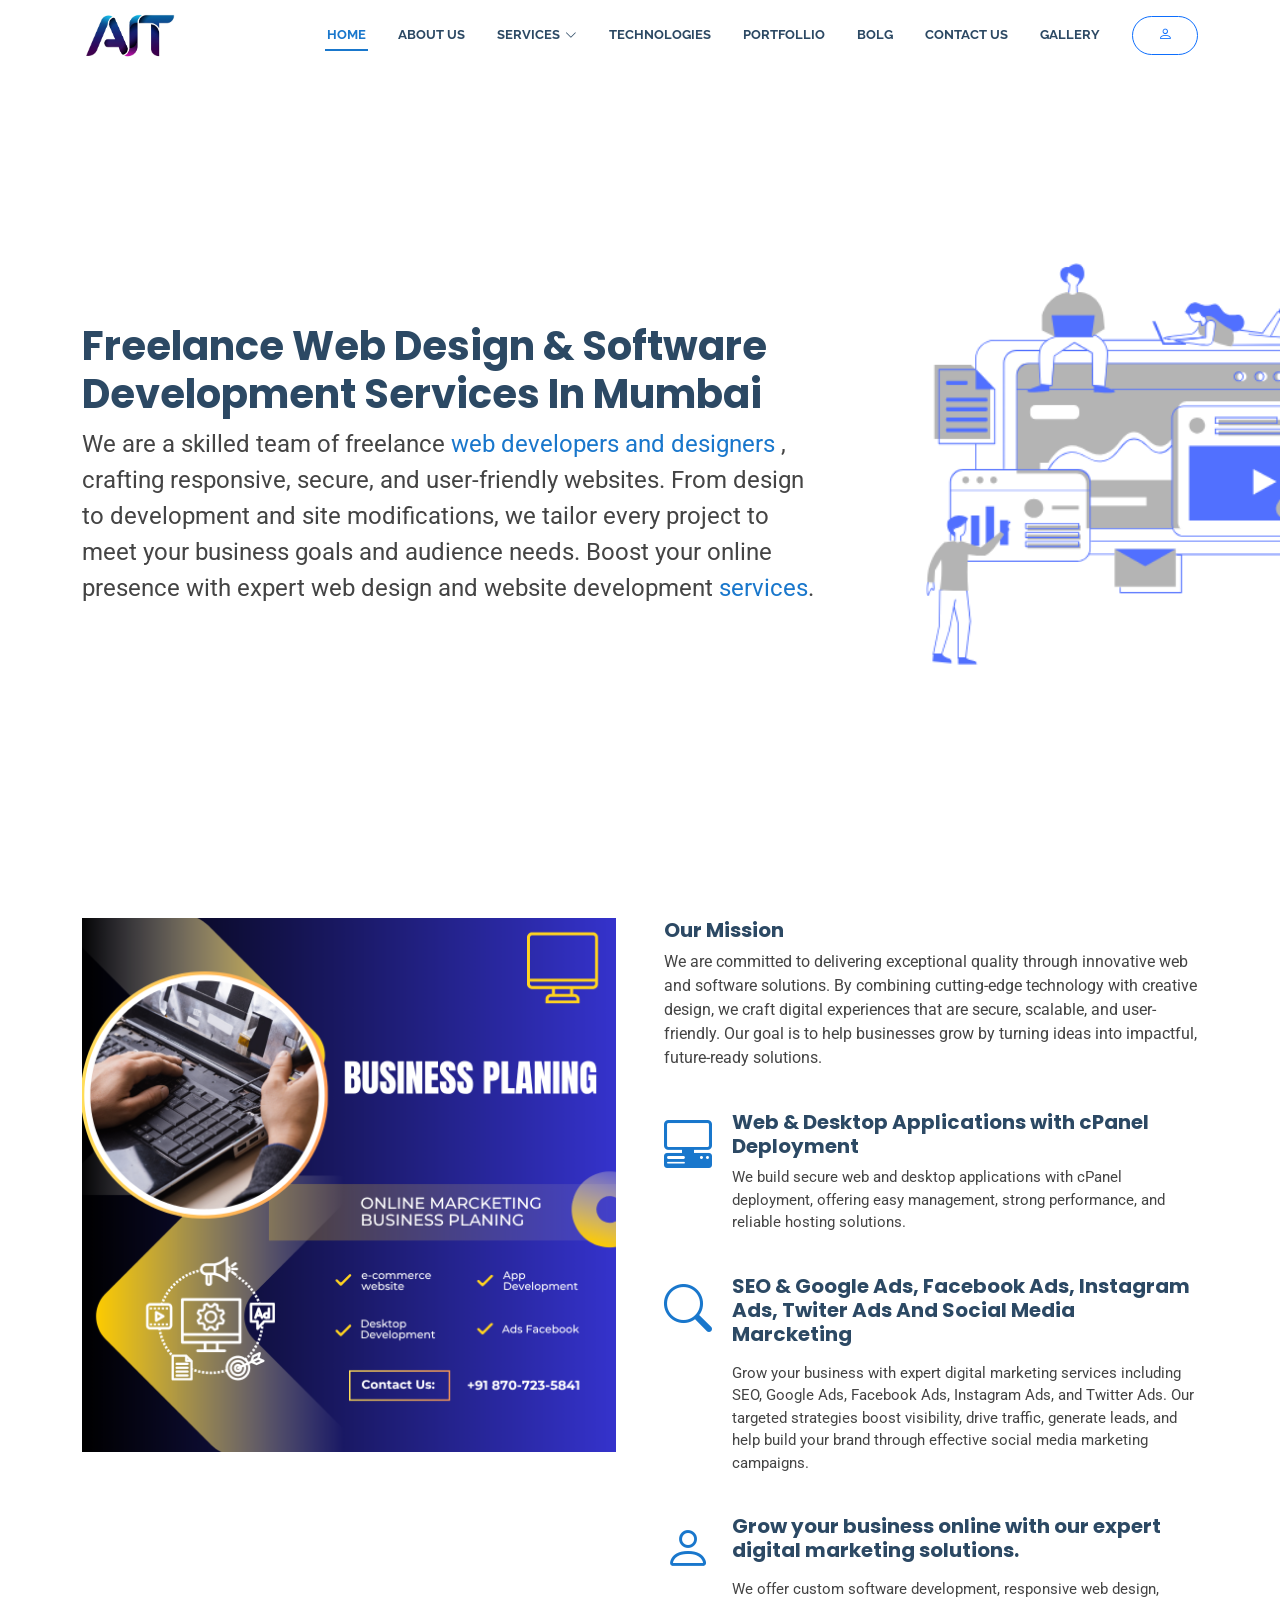
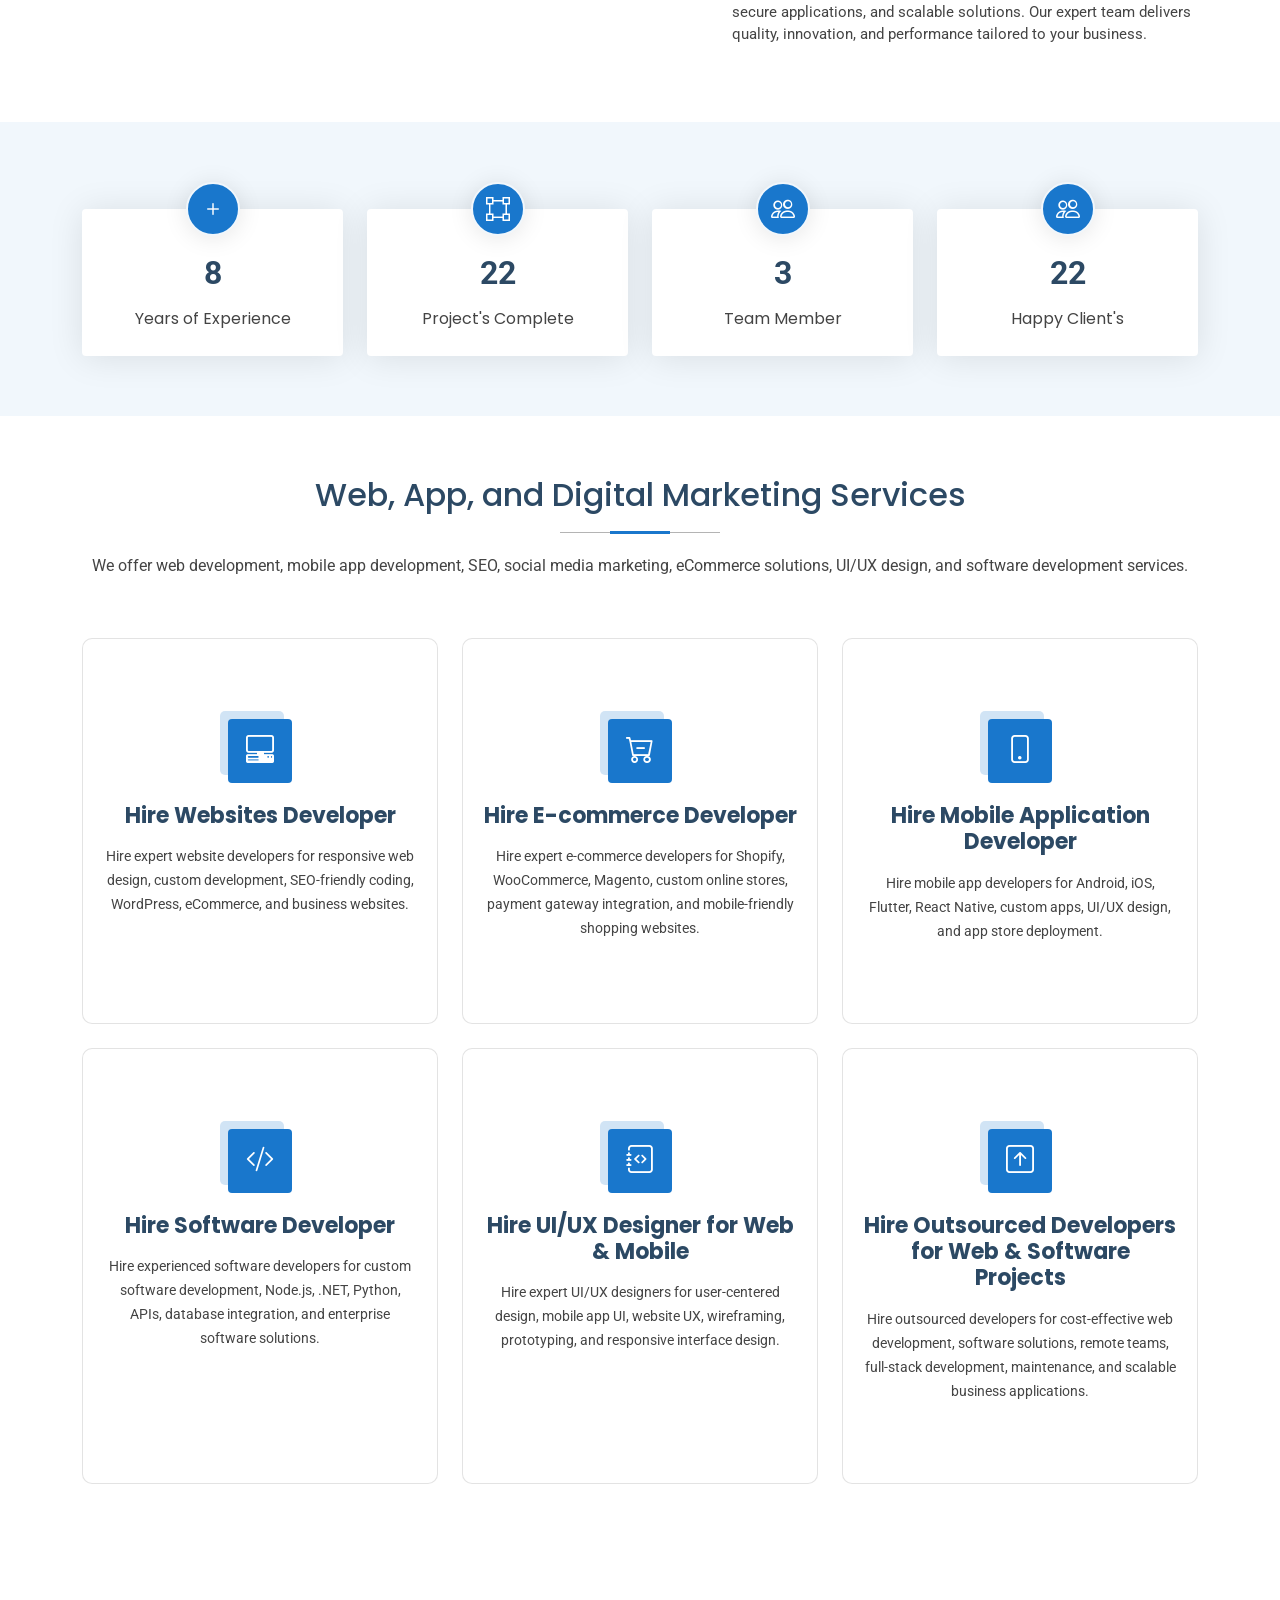
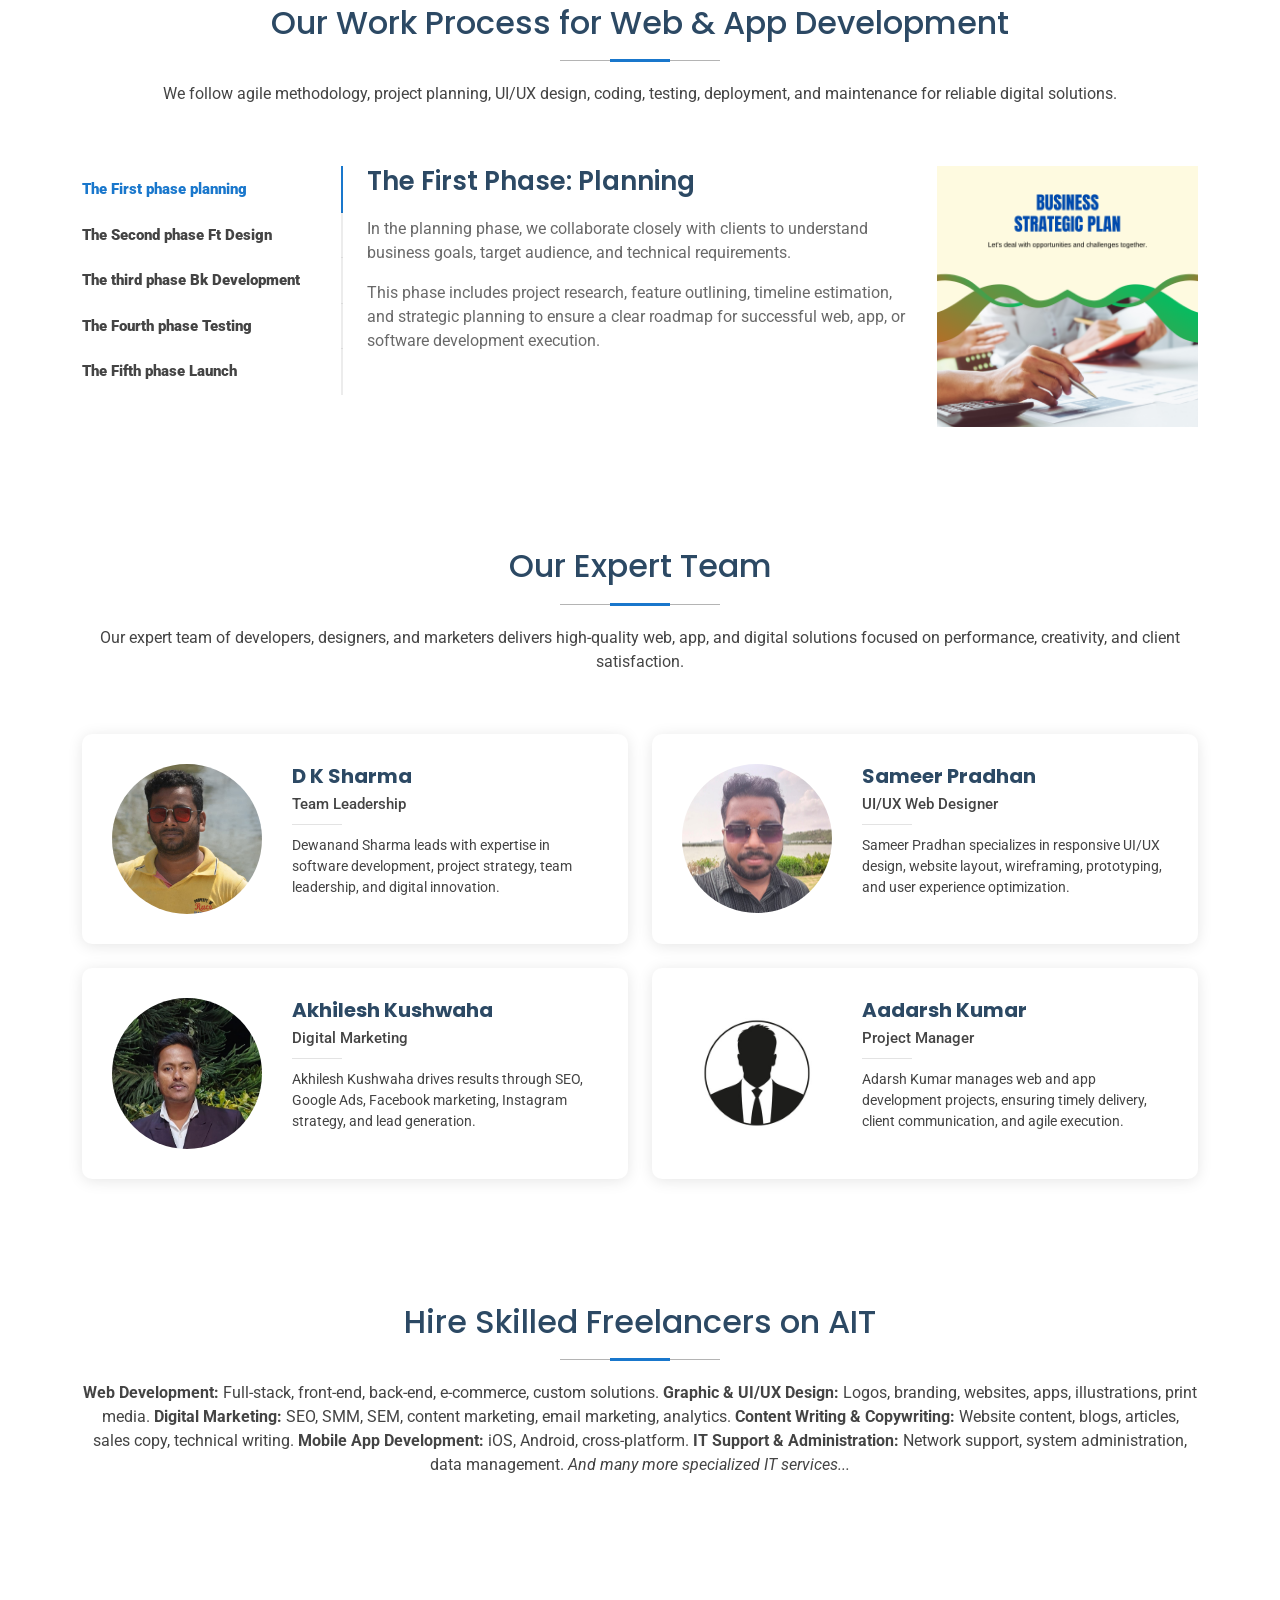
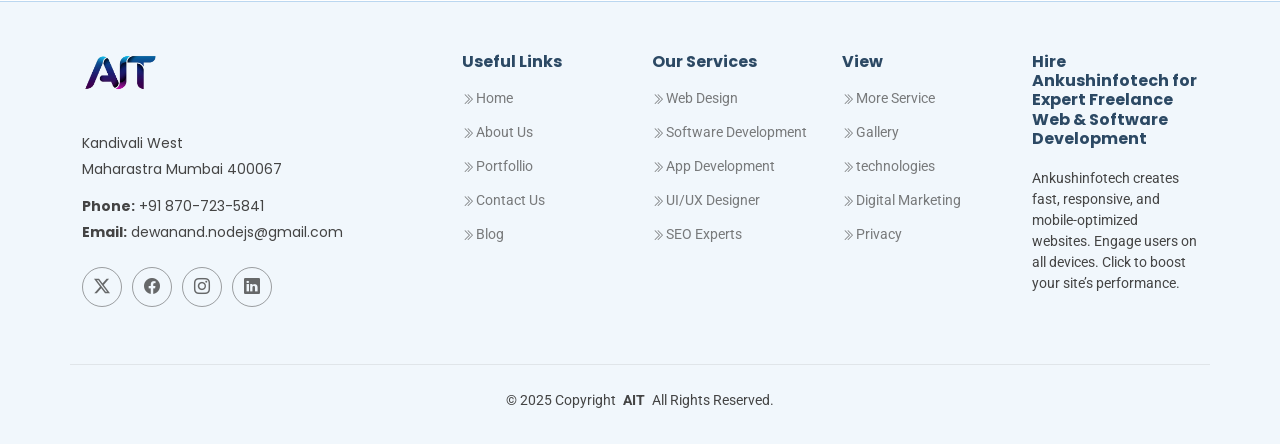
<file: index.html>
<!DOCTYPE html>
<html lang="en">

<head>
  <meta charset="utf-8">
  <meta name="viewport" content="width=device-width, initial-scale=1.0">
  <!-- Explicitly tell search engines to index this page and follow its links. Crucial for visibility. -->
  <meta name="robots" content="index, follow">

  <!-- Author and Copyright meta tags: Good for branding and content attribution. -->
  <meta name="author" content="Ankush Sharma">
  <meta name="copyright" content="© AnkushInfotech">

  <!-- Title: Concise, descriptive, and keyword-rich for the homepage. -->
  <title>AnkushInfotech | Freelance Web Design & Software Development India</title>

  <!-- IMPORTANT: Description is compelling and accurately summarizes the entire website's offerings. -->
  <meta name="description"
    content="Hire freelance experts from AnkushInfotech for cutting-edge web design, custom software development, and powerful SEO solutions in Mumbai, Uttar Pradesh India. We deliver reliable IT services for your business growth.">

  <!-- Keywords: Comprehensive terms for your core services, expertise, and locations. While less impactful for modern SEO, they provide context. -->
  <meta name="keywords"
    content="freelance web design, app development, software development, SEO, custom software solutions, IT services Mumbai, Uttar Pradesh India, website design Mumbai, web development India, freelance developer, app developer India, digital marketing India">

  <!-- Canonical Tag: This MUST point ONLY to the preferred URL of *THIS* page (the homepage). -->
  <link rel="canonical" href="https://www.ankushinfotech.com/">
  <!-- Example: If your homepage is at 'https://www.ankushinfotech.com/', ensure this URL is exact. -->

  <!-- Favicons -->
  <link href="assets/img/AIT.png" rel="icon"> <!-- Assuming AIT.png is the main logo for AnkushInfotech -->
  <!-- If you have an Apple Touch Icon for iOS devices, ensure the path is correct and uncomment. -->
  <!-- <link href="assets/img/apple-touch-icon.png" rel="apple-touch-icon"> -->

  <!-- Open Graph (OG) Tags: For rich previews when shared on Facebook, LinkedIn, WhatsApp, etc. -->
  <meta property="og:title" content="AnkushInfotech | Freelance Web Design & Software Development India">
  <meta property="og:description"
    content="Hire freelance experts from AnkushInfotech for cutting-edge web design, custom software development, and powerful SEO solutions in Mumbai, Uttar Pradesh India.">
  <meta property="og:type" content="website">
  <meta property="og:url" content="https://www.ankushinfotech.com/">
  <!-- OG Image: IMPORTANT! Replace with a full, absolute URL to a high-quality, compelling image (e.g., 1200x630px)
       that visually represents AnkushInfotech for social sharing. This should NOT be a placeholder. -->
  <meta property="og:image" content="https://www.ankushinfotech.com/assets/img/ankushinfotech-social-share.jpg">
  <meta property="og:image:width" content="1200">
  <meta property="og:image:height" content="630">
  <meta property="og:locale" content="en_IN"> <!-- Recommended for targeting India -->

  <!-- Twitter Card Tags: For rich previews when shared on Twitter. -->
  <meta name="twitter:card" content="summary_large_image">
  <meta name="twitter:site" content="@AnkushInfoTech">
  <!-- IMPORTANT! Replace with your actual Twitter handle (e.g., @AnkushInfoTech) -->
  <meta name="twitter:title" content="AnkushInfotech | Freelance Web Design & Software Development India">
  <meta name="twitter:description"
    content="Hire freelance experts from AnkushInfotech for cutting-edge web design, custom software development, and powerful SEO solutions in Mumbai, Uttar Pradesh India.">
  <meta name="twitter:image" content="https://www.ankushinfotech.com/assets/img/ankushinfotech-social-share.jpg">
  <!-- Use the same high-quality image as your OG image. -->

  <!-- Structured Data (JSON-LD) for Organization: Provides explicit info to search engines for Knowledge Panels etc. -->
  <script type="application/ld+json">
  {
    "@context": "https://schema.org",
    "@type": "Organization",
    "name": "AnkushInfotech",
    "url": "https://www.ankushinfotech.com",
    "logo": "https://www.ankushinfotech.com/assets/img/AIT.png", // Your organization's logo
    "description": "AnkushInfotech is a leading IT company based in Mumbai, Maharashtra, specializing in expert web design, custom software development, and powerful SEO services for businesses across India.",
    "sameAs": [
      "https://twitter.com/AnkushInfoTech", // IMPORTANT: Replace with your actual Twitter URL
      "https://www.linkedin.com/company/your-company-linkedin-page/", // IMPORTANT: Replace with your actual LinkedIn URL
      "https://www.facebook.com/yourcompanypage/", // IMPORTANT: Replace with your actual Facebook URL
      "https://www.instagram.com/yourcompanypage/" // IMPORTANT: Replace with your actual Instagram URL
      // Add more relevant social media profiles here
    ],
    "address": {
      "@type": "PostalAddress",
      "streetAddress": "Azad Compound, 90 Feet Road, Rm. No. A-59, Shree Durga Seva Samiti, B/H Chandrika Hotel", // IMPORTANT: Provide your full street address here
      "addressLocality": "Kandivali West", // IMPORTANT: Refined locality for clarity
      "addressRegion": "Maharashtra",
      "postalCode": "400067",
      "addressCountry": "IN"
    },
    "contactPoint": {
      "@type": "ContactPoint",
      "telephone": "+91-8707235841", // IMPORTANT: Replace with your actual phone number
      "contactType": "customer service",
      "email": "dewanandshrama143@gmail.com", // IMPORTANT: Highly recommend using a professional domain-based email (e.g., info@ankushinfotech.com)
      "areaServed": ["IN", "Mumbai", "Uttar Pradesh"],
      "availableLanguage": ["en", "hi"]
    }
  }
  </script>

  <!-- Optional: Specify the primary language of the document. -->
  <meta http-equiv="Content-Language" content="en">

  <!-- Optional: Generator tag (can be removed if not desired) -->
  <meta name="generator" content="AnkushInfotech (Custom Development)">

  <!-- Optional: Define a theme color for mobile browser address bars. -->
  <meta name="theme-color" content="#306EE0"> <!-- Consistent with other pages -->

  <!-- Fonts: Preconnect hints for faster font loading. -->
  <link href="https://fonts.googleapis.com" rel="preconnect">
  <link href="https://fonts.gstatic.com" rel="preconnect" crossorigin>
  <!-- Consolidate font imports if possible, or ensure only necessary weights are loaded -->
  <link
    href="https://fonts.googleapis.com/css2?family=Roboto:wght@100;300;400;500;700;900&family=Poppins:wght@100;200;300;400;500;600;700;800;900&family=Raleway:wght@100;200;300;400;500;600;700;800;900&display=swap"
    rel="stylesheet">

  <!-- Vendor CSS Files -->
  <link href="assets/vendor/bootstrap/css/bootstrap.min.css" rel="stylesheet">
  <link href="assets/vendor/bootstrap-icons/bootstrap-icons.css" rel="stylesheet">
  <link href="assets/vendor/aos/aos.css" rel="stylesheet">
  <link href="assets/vendor/fontawesome-free/css/all.min.css" rel="stylesheet">
  <link href="assets/vendor/glightbox/css/glightbox.min.css" rel="stylesheet">
  <link href="assets/vendor/swiper/swiper-bundle.min.css" rel="stylesheet">

  <!-- Main CSS File -->
  <link href="assets/css/main.css" rel="stylesheet">


</head>

<!-- <meta http-equiv="refresh" content="5;url=https://www.ankushinfotech.com/index.html"> -->

<body class="index-page">
  <!------------------------- Header Section --------------------->
  <header id="header" class="header sticky-top">
    <div class="branding d-flex align-items-center">

      <div class="container position-relative d-flex align-items-center justify-content-between">
        <a href="index.html" class="logo d-flex align-items-center me-auto">
          <h1 class="sitename"><img src="assets/img/AIT.png"></h1>
        </a>
        <nav id="navmenu" class="navmenu">
          <ul>
            <li><a href="index.html" class="active">Home<br></a></li>
            <li><a href="about.html">About Us</a></li>
            <!------------------------- Software services Place DropWown---------------------------------->
            <li class="dropdown"><a href="services.html"><span>services</span> <i
                  class="bi bi-chevron-down toggle-dropdown"></i></a>
              <ul>
                <li><a href="hirewebsite.html">Hire Website Developer</a></li>
                <li><a href="hireuiuxdeve.html">Hire UI/UX Designer</a></li>
                <li><a href="hiresoftwarede.html">Hire Software Developer</a></li>
                <li><a href="hireappdeve.html">Hire Mobile App Developer</a></li>
                <li><a href="hireseo.html">Hire SEO Experts</a></li>
                <li><a href="digitalmarket.html">Hire Digital Marketing</a></li>
                <!-- <li class="dropdown"><a href="#"><span>Deep Dropdown</span> <i
                      class="bi bi-chevron-down toggle-dropdown"></i></a>
                  <ul>
                    <li><a href="blog.html">Blogger</a></li>
                    <li><a href="login.html">Login In</a></li>
                    <li><a href="indivisualuser.html">Indivisual</a></li>
                    <li><a href="Userlist/bloggersuer.html">Blogger Table</a></li>
                    <li><a href="contact.html">Contact</a></li>
                  </ul>
                </li> -->
                <li><a href="services.html">More Service</a></li>
              </ul>
            </li>
            <!------------------------- Marcket Place DropWown---------------------------------->
            <!-- <li class="dropdown"><a href="#"><span>Marcketplace</span> <i
                  class="bi bi-chevron-down toggle-dropdown"></i></a>
              <ul>
                <li><a href="#">Hire SEO Experts</a></li>
                <li><a href="services.html">Services</a></li>
                <li class="dropdown"><a href="#"><span>Deep Dropdown</span> <i
                      class="bi bi-chevron-down toggle-dropdown"></i></a>
                  <ul>
                    <li><a href="blog.html">Blogger</a></li>
                    <li><a href="login.html">Login In</a></li>
                    <li><a href="indivisualuser.html">Indivisual</a></li>
                    <li><a href="Userlist/bloggersuer.html">Blogger Table</a></li>
                    <li><a href="contact.html">Contact</a></li>
                  </ul>
                </li>               
                <li><a href="#">Dropdown 3</a></li>
                <li><a href="#">Dropdown 4</a></li>
              </ul>
            </li> -->
            <li><a href="database.html">technologies</a></li>
            <li><a href="portfollio.html">Portfollio</a></li>
            <li><a href="blog.html">Bolg</a></li>
            <li><a href="contact.html">Contact Us</a></li>
            <li><a href="gallery.html">Gallery</a></li>

          </ul>
          <i class="mobile-nav-toggle d-xl-none bi bi-list"></i>
        </nav>

        <a class="cta-btn d-none d-sm-block btn btn-outline-primary" href="login.html"><i class="bi bi-person"></i></a>

      </div>

    </div>

  </header>

  <main class="main">
    <!--------------------------- top banner Section ------------------>
    <section id="hero" class="hero section light-background">
      <img src="assets/img/doctors/indextop1.png" alt="Professional freelance web design and website development team"
        data-aos="fade-in">
      <div class="container position-relative">
        <div class="welcome position-relative" data-aos="fade-down" data-aos-delay="100">
          <h1>Freelance Web Design & Software<br /> Development Services In Mumbai</h1>
          <p>We are a skilled team of freelance <a href="gallery.html">web developers and designers </a>, <br />
            crafting responsive, secure, and user-friendly websites. From design <br />
            to development and site modifications, we tailor every project to <br />
            meet your business goals and audience needs. Boost your online<br /> presence 
            with expert web design and website development <a href="services.html">services</a>.
          </p>
        </div>
        <!-- End Welcome -->

        <!-- <div class="content row gy-4">
          <div class="col-lg-4 d-flex align-items-stretch">
            <div class="why-box" data-aos="zoom-out" data-aos-delay="200">
              <h3>Why Choose Medilab?</h3>
              <p>
                Lorem ipsum dolor sit amet, consectetur adipiscing elit, sed do eiusmod tempor incididunt ut labore et
                dolore magna aliqua. Duis aute irure dolor in reprehenderit
                Asperiores dolores sed et. Tenetur quia eos. Autem tempore quibusdam vel necessitatibus optio ad
                corporis.
              </p>
              <div class="text-center">
                <a href="#about" class="more-btn"><span>Learn More</span> <i class="bi bi-chevron-right"></i></a>
              </div>
            </div>
          </div>
         

          <div class="col-lg-8 d-flex align-items-stretch">
            <div class="d-flex flex-column justify-content-center">
              <div class="row gy-4">

                <div class="col-xl-4 d-flex align-items-stretch">
                  <div class="icon-box" data-aos="zoom-out" data-aos-delay="300">
                    <i class="bi bi-clipboard-data"></i>
                    <h4>Corporis voluptates officia eiusmod</h4>
                    <p>Consequuntur sunt aut quasi enim aliquam quae harum pariatur laboris nisi ut aliquip</p>
                  </div>
                </div>

                <div class="col-xl-4 d-flex align-items-stretch">
                  <div class="icon-box" data-aos="zoom-out" data-aos-delay="400">
                    <i class="bi bi-gem"></i>
                    <h4>Ullamco laboris ladore pan</h4>
                    <p>Excepteur sint occaecat cupidatat non proident, sunt in culpa qui officia deserunt</p>
                  </div>
                </div>

                <div class="col-xl-4 d-flex align-items-stretch">
                  <div class="icon-box" data-aos="zoom-out" data-aos-delay="500">
                    <i class="bi bi-inboxes"></i>
                    <h4>Labore consequatur incidid dolore</h4>
                    <p>Aut suscipit aut cum nemo deleniti aut omnis. Doloribus ut maiores omnis facere</p>
                  </div>
                </div>

              </div>
            </div>
          </div> 
        </div> -->
        <!-- End  Content-->
      </div>
    </section>
    <!-- /Hero Section -->

    <!------------------------- About Section -------------------->
    <section id="about" class="about section">

      <div class="container">

        <div class="row gy-4 gx-5">

          <div class="col-lg-6 position-relative align-self-start" data-aos="fade-up" data-aos-delay="200">
            <img src="assets/img/pln.png"
              alt="We help brands increase visibility, drive traffic, and boost conversions through powerful SEO strategies and targeted advertising campaigns on Google, Facebook, Instagram, Twitter, and more. Reach your audience effectively and stay ahead of the competition with our proven marketing methods."
              class="img-fluid">
            <!-- <a href="https://www.youtube.com/watch?v=Y7f98aduVJ8" class="glightbox pulsating-play-btn"></a> -->
          </div>
          <div class="col-lg-6 content" data-aos="fade-up" data-aos-delay="100">
            <h2>Our Mission</h2>
            <p>
              We are committed to delivering exceptional quality through innovative web and software solutions.
              By combining cutting-edge technology with creative design, we craft digital experiences that are secure,
              scalable, and user-friendly.
              Our goal is to help businesses grow by turning ideas into impactful, future-ready solutions.
            </p>

            <ul>
              <li>
                <i class="bi bi-pc-display-horizontal"></i>
                <div>
                  <h2>Web & Desktop Applications with cPanel Deployment</h2>
                  <p>
                    We build secure web and desktop applications with cPanel deployment, offering easy management,
                    strong performance, and reliable hosting solutions.
                  </p>


                </div>
              </li>
              <!-- <li>
                <i class="bi bi-phone"></i>
                <div>
                  <h5>Mobile Application</h5>
                  <p>Quo totam dolorum at pariatur aut distinctio dolorum laudantium illo direna pasata redi</p>
                </div>
              </li> -->
              <li>
                <i class="bi bi-search"></i>
                <div>
                  <h2>SEO & Google Ads, Facebook Ads, Instagram Ads, Twiter Ads And Social Media Marcketing</h2>
                  <p>
                  <p>
                    Grow your business with expert digital marketing services including SEO, Google Ads, Facebook Ads,
                    Instagram Ads, and Twitter Ads. Our targeted strategies boost visibility, drive traffic, generate
                    leads, and help build your brand through effective social media marketing campaigns.
                  </p>


                </div>
              </li>


              <li>
                <i class="bi bi-person"></i>
                <div>
                  <h2>Grow your business online with our expert digital marketing solutions.</h2>
                  <p>
                  <p>
                    We offer custom software development, responsive web design, secure applications,
                    and scalable solutions. Our expert team delivers quality, innovation, and performance
                    tailored to your business.
                  </p>


                </div>
              </li>

            </ul>
          </div>
        </div>
      </div>

    </section><!-- /About Section -->

    <!-------------------------------- Stats Section --------------------->
    <section id="stats" class="stats section light-background">
      <div class="container" data-aos="fade-up" data-aos-delay="100">
        <div class="row gy-4">
          <div class="col-lg-3 col-md-6 d-flex flex-column align-items-center">
            <!-- <i class="bi bi-person"></i> -->
            <i class="bi bi-plus"></i>
            <div class="stats-item">
              <span data-purecounter-start="0" data-purecounter-end="10" data-purecounter-duration="1"
                class="purecounter"></span>
              <p>Years of Experience</p>
            </div>
          </div><!-- End Stats Item -->
          <div class="col-lg-3 col-md-6 d-flex flex-column align-items-center">
            <i class="bi bi-bounding-box"></i>
            <div class="stats-item">
              <span data-purecounter-start="0" data-purecounter-end="27" data-purecounter-duration="1"
                class="purecounter"></span>
              <p>Project's Complete</p>
            </div>
          </div><!-- End Stats Item -->

          <div class="col-lg-3 col-md-6 d-flex flex-column align-items-center">
            <i class="bi bi-people"></i>
            <div class="stats-item">
              <span data-purecounter-start="0" data-purecounter-end="4" data-purecounter-duration="1"
                class="purecounter"></span>
              <p>Team Member</p>
            </div>
          </div><!-- End Stats Item -->

          <div class="col-lg-3 col-md-6 d-flex flex-column align-items-center">
            <i class="bi bi-people"></i>
            <div class="stats-item">
              <span data-purecounter-start="0" data-purecounter-end="27" data-purecounter-duration="1"
                class="purecounter"></span>
              <p>Happy Client's</p>
            </div>
          </div><!-- End Stats Item -->
        </div>
      </div>
    </section>
    <!-- /Stats Section -->

    <!-------------------------- Services Section -------------------------->
    <section id="services" class="services section">
      <!-- Section Title -->
      <div class="container section-title" data-aos="fade-up">
        <h2>Web, App, and Digital Marketing Services</h2>
        <p>
        <p>
          We offer web development, mobile app development, SEO, social media marketing, eCommerce solutions, UI/UX
          design, and software development services.
        </p>
      </div><!-- End Section Title -->
      <div class="container">
        <div class="row gy-4">
          <div class="col-lg-4 col-md-6" data-aos="fade-up" data-aos-delay="100">
            <div class="service-item  position-relative">
              <div class="icon">
                <i class="bi bi-pc-display-horizontal"></i>
              </div>
              <a href="#" class="stretched-link">
                <h3>Hire Websites Developer</h3>
              </a>
              <p>
                Hire expert website developers for responsive web design, custom development, SEO-friendly coding,
                WordPress, eCommerce, and business websites.
              </p>
            </div>
          </div><!-- End Service Item -->
          <div class="col-lg-4 col-md-6" data-aos="fade-up" data-aos-delay="200">
            <div class="service-item position-relative">
              <div class="icon">
                <i class="bi bi-cart-dash"></i>
              </div>
              <a href="#" class="stretched-link">
                <h3>Hire E-commerce Developer</h3>
              </a>
              <p>
                Hire expert e-commerce developers for Shopify, WooCommerce, Magento, custom online stores, payment
                gateway integration, and mobile-friendly shopping websites.
              </p>
            </div>
          </div><!-- End Service Item -->
          <div class="col-lg-4 col-md-6" data-aos="fade-up" data-aos-delay="300">
            <div class="service-item position-relative">
              <div class="icon">
                <i class="bi bi-phone"></i>
              </div>
              <a href="#" class="stretched-link">
                <h3>Hire Mobile Application Developer</h3>
              </a>
              <p>
                Hire mobile app developers for Android, iOS, Flutter, React Native, custom apps, UI/UX design, and app
                store deployment.
              </p>

            </div>
          </div><!-- End Service Item -->

          <div class="col-lg-4 col-md-6" data-aos="fade-up" data-aos-delay="400">
            <div class="service-item position-relative">
              <div class="icon">
                <i class="bi bi-code-slash"></i>
              </div>
              <a href="#" class="stretched-link">
                <h3>Hire Software Developer</h3>
              </a>
              <p>
                Hire experienced software developers for custom software development, Node.js, .NET, Python, APIs,
                database integration, and enterprise software solutions.
              </p>
              <a href="#" class="stretched-link"></a>
            </div>
          </div><!-- End Service Item -->

          <div class="col-lg-4 col-md-6" data-aos="fade-up" data-aos-delay="500">
            <div class="service-item position-relative">
              <div class="icon">
                <i class="bi bi-journal-code"></i>
              </div>
              <a href="#" class="stretched-link">
                <h3>Hire UI/UX Designer for Web & Mobile</h3>
              </a>
              <p>
                Hire expert UI/UX designers for user-centered design, mobile app UI, website UX, wireframing,
                prototyping, and responsive interface design.
              </p>
              <a href="#" class="stretched-link"></a>
            </div>
          </div><!-- End Service Item -->

          <div class="col-lg-4 col-md-6" data-aos="fade-up" data-aos-delay="600">
            <div class="service-item position-relative">
              <div class="icon">
                <i class="bi bi-arrow-up-square"></i>
              </div>
              <a href="#" class="stretched-link">
                <h3>Hire Outsourced Developers for Web & Software Projects</h3>
              </a>
              <p>
                Hire outsourced developers for cost-effective web development, software solutions, remote teams,
                full-stack development, maintenance, and scalable business applications.
              </p>
              <a href="#" class="stretched-link"></a>
            </div>
          </div><!-- End Service Item -->
        </div>
      </div>
    </section><!-- /Services Section -->

    <!----------------------------- Testing Our Work Process for Web & App Development Section -------------------->
    <section id="departments" class="departments section">

      <!-- Section Title -->
      <div class="container section-title" data-aos="fade-up">
        <h2>Our Work Process for Web & App Development</h2>
        <p>
          We follow agile methodology, project planning, UI/UX design, coding, testing, deployment, and maintenance for
          reliable digital solutions.
        </p>
      </div><!-- End Section Title -->

      <div class="container" data-aos="fade-up" data-aos-delay="100">

        <div class="row">
          <div class="col-lg-3">
            <ul class="nav nav-tabs flex-column">
              <li class="nav-item">
                <a class="nav-link active show" data-bs-toggle="tab" href="#departments-tab-1"><b>The First phase
                    planning</b></a>
              </li>
              <li class="nav-item">
                <a class="nav-link" data-bs-toggle="tab" href="#departments-tab-2"><b>The Second phase Ft Design</b></a>
              </li>
              <li class="nav-item">
                <a class="nav-link" data-bs-toggle="tab" href="#departments-tab-3"><b>The third phase Bk
                    Development</b></a>
              </li>
              <li class="nav-item">
                <a class="nav-link" data-bs-toggle="tab" href="#departments-tab-4"><b>The Fourth phase Testing</b></a>
              </li>
              <li class="nav-item">
                <a class="nav-link" data-bs-toggle="tab" href="#departments-tab-5"><b>The Fifth phase Launch</b></a>
              </li>
            </ul>
          </div>
          <div class="col-lg-9 mt-4 mt-lg-0">
            <div class="tab-content">
              <div class="tab-pane active show" id="departments-tab-1">
                <div class="row">
                  <div class="col-lg-8 details order-2 order-lg-1">
                    <h3>The First Phase: Planning</h3>
                    <p>
                      In the planning phase, we collaborate closely with clients to understand business goals, target
                      audience, and technical requirements.
                    </p>
                    <p>
                      This phase includes project research, feature outlining, timeline estimation, and strategic
                      planning to ensure a clear roadmap for successful web, app, or software development execution.
                    </p>

                  </div>
                  <div class="col-lg-4 text-center order-1 order-lg-2">
                    <img src="assets/img/testimonials/first.png"
                      alt="Hire freelance web designer for business website and content strategy planning,Hire experienced web design freelancer for SEO and content marketing,Freelance web design for small business website and content planning,Professional freelance web design and SEO content services for startups,Affordable web design by freelancer for new business launch"
                      class="img-fluid">
                  </div>
                </div>
              </div>
              <div class="tab-pane" id="departments-tab-2">
                <div class="row">
                  <div class="col-lg-8 details order-2 order-lg-1">
                    <h3>The Second Phase: Design</h3>
                    <p>
                      In the design phase, we create intuitive UI/UX layouts tailored to user behavior and business
                      goals. Using tools like html, css, js, we design responsive wireframes, visual prototypes, and
                    </p>
                    <p>
                      brand-consistent interfaces that ensure a seamless user experience across web, mobile, and
                      software applications before moving to development.
                    </p>

                  </div>
                  <div class="col-lg-4 text-center order-1 order-lg-2">
                    <img src="assets/img/testimonials/second.png"
                      alt="Hire freelance web designer for website development and SEO-friendly web design,Professional web design services by freelance website developer,Freelance web designer for responsive and SEO-optimized websites,Hire expert freelancer for custom website design and development,Affordable SEO-friendly web design by freelance developer"
                      class="img-fluid">
                  </div>
                </div>
              </div>

              <div class="tab-pane" id="departments-tab-3">
                <div class="row">
                  <div class="col-lg-8 details order-2 order-lg-1">
                    <h3>The Third Phase: Development</h3>
                    <p>
                      During the development phase, our team builds secure and scalable solutions using modern
                      technologies. We handle full-stack development, including responsive web development, mobile app
                      development, </p>
                    <p>
                      backend APIs, database integration, and performance optimization—ensuring fast,
                      functional, and reliable applications ready for deployment across platforms.
                    </p>

                  </div>
                  <div class="col-lg-4 text-center order-1 order-lg-2">
                    <img src="assets/img/testimonials/developer.png"
                      alt="Hire freelance web designer for custom website development and responsive design"
                      class="img-fluid">
                  </div>
                </div>
              </div>
              <div class="tab-pane" id="departments-tab-4">
                <div class="row">
                  <div class="col-lg-8 details order-2 order-lg-1">
                    <h3>The Fourth Phase: Testing</h3>
                    <p>
                      In the testing phase, we perform thorough QA testing, bug fixing, and performance optimization.
                      Our team ensures responsive design, cross-browser compatibility, security checks, and smooth
                      functionality across devices.</p>
                    <p>
                      Rigorous testing guarantees your web or mobile application meets
                      quality standards before final deployment and user launch.
                    </p>

                  </div>
                  <div class="col-lg-4 text-center order-1 order-lg-2">
                    <img src="assets/img/testimonials/testing.png"
                      alt="Hire freelance web designer for SEO content testing and responsive website design"
                      class="img-fluid">
                  </div>
                </div>
              </div>
              <div class="tab-pane" id="departments-tab-5">
                <div class="row">
                  <div class="col-lg-8 details order-2 order-lg-1">
                    <h3>The Fifth Phase: Launch</h3>
                    <p>
                      In the launch phase, we handle final deployment, domain setup, server configuration, and live
                      environment testing. Whether it’s a website launch or mobile app store submission, we ensure
                      smooth rollout, performance monitoring, </p>
                    <p>
                      and post-launch support—making your digital product ready
                      for users with confidence and stability.
                    </p>

                    <!-- <h3>The Fifth phase Launch</h3>
                    <p class="fst-italic">Omnis blanditiis saepe eos autem qui sunt debitis porro quia.</p>
                    <p>Exercitationem nostrum omnis. Ut reiciendis repudiandae minus. Omnis recusandae ut non quam ut
                      quod eius qui. Ipsum quia odit vero atque qui quibusdam amet. Occaecati sed est sint aut vitae
                      molestiae voluptate vel</p> -->
                  </div>
                  <div class="col-lg-4 text-center order-1 order-lg-2">
                    <img src="assets/img/testimonials/lauch.png"
                      alt="Hire freelance web designer to boost content launch and SEO performance" class="img-fluid">
                  </div>
                </div>
              </div>
            </div>
          </div>
        </div>

      </div>

    </section><!-- /Departments Section -->

    <!--------------------------- Our Team Section ------------------------->
    <section id="doctors" class="doctors section">

      <!-- Section Title -->
      <div class="container section-title" data-aos="fade-up">
        <h2>Our Expert Team</h2>
        <p>
          Our expert team of developers, designers, and marketers delivers high-quality web, app, and digital solutions
          focused on performance, creativity, and client satisfaction.
        </p>

      </div><!-- End Section Title -->

      <div class="container">

        <div class="row gy-4">

          <div class="col-lg-6" data-aos="fade-up" data-aos-delay="100">
            <div class="team-member d-flex align-items-start">
              <div class="pic"><img src="assets/img/doctors/dewa.jpeg" class="img-fluid" alt=""></div>
              <div class="member-info">
                <h4>D K Sharma</h4>
                <span>Team Leadership</span>
                <p>
                  Dewanand Sharma leads with expertise in software development, project strategy, team leadership, and
                  digital innovation.
                </p>
                <!-- <div class="social">
                  <a href=""><i class="bi bi-twitter-x"></i></a>
                  <a href=""><i class="bi bi-facebook"></i></a>
                  <a href=""><i class="bi bi-instagram"></i></a>
                  <a href=""> <i class="bi bi-linkedin"></i> </a>
                </div> -->
              </div>
            </div>
          </div><!-- End Team Member -->

          <div class="col-lg-6" data-aos="fade-up" data-aos-delay="200">
            <div class="team-member d-flex align-items-start">
              <div class="pic"><img src="assets/img/doctors/sameer.jpeg" class="img-fluid" alt=""></div>
              <div class="member-info">
                <h4>Sameer Pradhan</h4>
                <span> UI/UX Web Designer</span>
                <p>
                  Sameer Pradhan specializes in responsive UI/UX design, website layout, wireframing, prototyping, and
                  user experience optimization.
                </p>
              </div>
            </div>
          </div><!-- End Team Member -->

          <div class="col-lg-6" data-aos="fade-up" data-aos-delay="300">
            <div class="team-member d-flex align-items-start">
              <div class="pic"><img src="assets/img/doctors/akhil (1).jpeg" class="img-fluid" alt=""></div>
              <div class="member-info">
                <h4>Akhilesh Kushwaha</h4>
                <span>Digital Marketing</span>
                <p>
                  Akhilesh Kushwaha drives results through SEO, Google Ads, Facebook marketing, Instagram strategy, and
                  lead generation.
                </p>

              </div>
            </div>
          </div><!-- End Team Member -->

          <div class="col-lg-6" data-aos="fade-up" data-aos-delay="400">
            <div class="team-member d-flex align-items-start">
              <div class="pic"><img src="assets/img/testimonials/unkno.jpg" class="img-fluid" alt=""></div>
              <div class="member-info">
                <h4>Aadarsh Kumar</h4>
                <span>Project Manager</span>
                <p>
                  Adarsh Kumar manages web and app development projects, ensuring timely delivery, client
                  communication, and agile execution.
                </p>

              </div>
            </div>
          </div><!-- End Team Member -->

        </div>

      </div>

    </section><!-- /Doctors Section -->

    <!-------------------------- Testimonials Section --------------------->

    <!-- <section id="testimonials" class="testimonials section">
      <div class="container">
        <div class="row align-items-center">
          <div class="col-lg-5 info" data-aos="fade-up" data-aos-delay="100">
            <h3>Portpollio</h3>
            <p>
              Explore our creative portfolio showcasing web design, app development, UI/UX, SEO, and digital marketing
              projects.
            </p>
          </div>
          <div class="col-lg-7" data-aos="fade-up" data-aos-delay="200">
            
            <div class="swiper init-swiper">
              <script type="application/json" class="swiper-config">
                {
                  "loop": true,
                  "speed": 600,
                  "autoplay": {
                    "delay": 5000
                  },
                  "slidesPerView": "auto",
                  "pagination": {
                    "el": ".swiper-pagination",
                    "type": "bullets",
                    "clickable": true
                  }
                }
              </script>

              <div class="swiper-wrapper">

                <div class="swiper-slide">
                  <div class="testimonial-item">
                    <div class="d-flex">
                      <img src="assets/img/testimonials/testimonials-1.jpg" class="testimonial-img flex-shrink-0"
                        alt="">
                      <div>
                        <h3>Ankush Concrete Works delivers top-grade RCC in Maharashtra</h3>
                        <h4><a href="https://ankushconcrete.com">Click Website</a></h4>
                        <div class="stars">
                          <i class="bi bi-star-fill"></i><i class="bi bi-star-fill"></i><i
                            class="bi bi-star-fill"></i><i class="bi bi-star-fill"></i><i class="bi bi-star-fill"></i>
                        </div>
                      </div>
                    </div>
                    <p>
                      <i class="bi bi-quote quote-icon-left"></i>
                      <span><a href="https://ankushconcrete.com">Ankush Concrete Works </a> delivers top-grade RCC and
                        cement products across Maharashtra.</span>
                      <i class="bi bi-quote quote-icon-right"></i>
                    </p>
                  </div>
                </div>

                <div class="swiper-slide">
                  <div class="testimonial-item">
                    <div class="d-flex">
                      <img src="assets/img/testimonials/testimonials-2.jpg" class="testimonial-img flex-shrink-0"
                        alt="">
                      <div>
                        <h3>Sara Wilsson</h3>
                        <h4>Designer</h4>
                        <div class="stars">
                          <i class="bi bi-star-fill"></i><i class="bi bi-star-fill"></i><i
                            class="bi bi-star-fill"></i><i class="bi bi-star-fill"></i><i class="bi bi-star-fill"></i>
                        </div>
                      </div>
                    </div>
                    <p>
                      <i class="bi bi-quote quote-icon-left"></i>
                      <span>Export tempor illum tamen malis malis eram quae irure esse labore quem cillum quid cillum
                        eram malis quorum velit fore eram velit sunt aliqua noster fugiat irure amet legam anim
                        culpa.</span>
                      <i class="bi bi-quote quote-icon-right"></i>
                    </p>
                  </div>
                </div>

                <div class="swiper-slide">
                  <div class="testimonial-item">
                    <div class="d-flex">
                      <img src="assets/img/testimonials/testimonials-3.jpg" class="testimonial-img flex-shrink-0"
                        alt="">
                      <div>
                        <h3>Jena Karlis</h3>
                        <h4>Store Owner</h4>
                        <div class="stars">
                          <i class="bi bi-star-fill"></i><i class="bi bi-star-fill"></i><i
                            class="bi bi-star-fill"></i><i class="bi bi-star-fill"></i><i class="bi bi-star-fill"></i>
                        </div>
                      </div>
                    </div>
                    <p>
                      <i class="bi bi-quote quote-icon-left"></i>
                      <span>Enim nisi quem export duis labore cillum quae magna enim sint quorum nulla quem veniam duis
                        minim tempor labore quem eram duis noster aute amet eram fore quis sint minim.</span>
                      <i class="bi bi-quote quote-icon-right"></i>
                    </p>
                  </div>
                </div>

                <div class="swiper-slide">
                  <div class="testimonial-item">
                    <div class="d-flex">
                      <img src="assets/img/testimonials/testimonials-4.jpg" class="testimonial-img flex-shrink-0"
                        alt="">
                      <div>
                        <h3>Matt Brandon</h3>
                        <h4>Freelancer</h4>
                        <div class="stars">
                          <i class="bi bi-star-fill"></i><i class="bi bi-star-fill"></i><i
                            class="bi bi-star-fill"></i><i class="bi bi-star-fill"></i><i class="bi bi-star-fill"></i>
                        </div>
                      </div>
                    </div>
                    <p>
                      <i class="bi bi-quote quote-icon-left"></i>
                      <span>Fugiat enim eram quae cillum dolore dolor amet nulla culpa multos export minim fugiat minim
                        velit minim dolor enim duis veniam ipsum anim magna sunt elit fore quem dolore labore illum
                        veniam.</span>
                      <i class="bi bi-quote quote-icon-right"></i>
                    </p>
                  </div>
                </div>

                <div class="swiper-slide">
                  <div class="testimonial-item">
                    <div class="d-flex">
                      <img src="assets/img/testimonials/testimonials-5.jpg" class="testimonial-img flex-shrink-0"
                        alt="">
                      <div>
                        <h3>John Larson</h3>
                        <h4>Entrepreneur</h4>
                        <div class="stars">
                          <i class="bi bi-star-fill"></i><i class="bi bi-star-fill"></i><i
                            class="bi bi-star-fill"></i><i class="bi bi-star-fill"></i><i class="bi bi-star-fill"></i>
                        </div>
                      </div>
                    </div>
                    <p>
                      <i class="bi bi-quote quote-icon-left"></i>
                      <span>Quis quorum aliqua sint quem legam fore sunt eram irure aliqua veniam tempor noster veniam
                        enim culpa labore duis sunt culpa nulla illum cillum fugiat legam esse veniam culpa fore nisi
                        cillum quid.</span>
                      <i class="bi bi-quote quote-icon-right"></i>
                    </p>
                  </div>
                </div>

              </div>
              <div class="swiper-pagination"></div>
            </div>

          </div>
        </div>
      </div>
    </section> -->

    <!-- /Testimonials Section -->

    <!-------------------------- Content Write Section --------------------->
    <div class="Write">
      <div class="container section-title" data-aos="fade-up">
        <h2>Hire Skilled Freelancers on AIT</h2>
        <p>
          <strong>Web Development:</strong> Full-stack, front-end, back-end, e-commerce, custom solutions.
          <strong>Graphic & UI/UX Design:</strong> Logos, branding, websites, apps, illustrations, print media.
          <strong>Digital Marketing:</strong> SEO, SMM, SEM, content marketing, email marketing, analytics.
          <strong>Content Writing & Copywriting:</strong> Website content, blogs, articles, sales copy, technical
          writing.
          <strong>Mobile App Development:</strong> iOS, Android, cross-platform.
          <strong>IT Support & Administration:</strong> Network support, system administration, data management.
          <em>And many more specialized IT services...</em>
        </p>
      </div>
    </div>


  </main>
  <!------------------------ Footer Section --------------------------->
  
  <footer id="footer" class="footer light-background">
    <div class="container footer-top">
      <div class="row gy-4">
        <div class="col-lg-4 col-md-6 footer-about">
          <a href="index.html" class="logo d-flex align-items-center">
            <span class="sitename"><img src="assets/img/AIT.png"
                alt="Commercial, Work with top freelance software developers at Ankushinfotech. High-quality coding and secure applications delivered on time. Contact now,Discover how Ankushinfotech delivers top-tier freelance web development services. Get quality work, timely delivery, and scalable solutions today."></span>
          </a>
          <div class="footer-contact pt-3">
            <p>Kandivali West</p>
            <p>Maharastra Mumbai 400067</p>
            <p class="mt-3"><strong>Phone:</strong> <span>+91 870-723-5841</span></p>
            <p><strong>Email:</strong> <span>dewanand.nodejs@gmail.com</span></p>
          </div>
          <div class="social-links d-flex mt-4">
            <a href=""><i class="bi bi-twitter-x"></i></a>
            <a href=""><i class="bi bi-facebook"></i></a>
            <a href=""><i class="bi bi-instagram"></i></a>
            <a href=""><i class="bi bi-linkedin"></i></a>
          </div>
        </div>

        <div class="col-lg-2 col-md-3 footer-links">
          <h4>Useful Links</h4>
          <ul>
            <li><a href="index.html"><i class="bi bi-chevron-double-right"></i>Home</a></li>
            <li><a href="about.html"><i class="bi bi-chevron-double-right"></i>About Us</a></li>
            <li><a href="portfollio.html"><i class="bi bi-chevron-double-right"></i>Portfollio</a></li>
            <li><a href="contact.html"><i class="bi bi-chevron-double-right"></i>Contact Us</a></li>
            <li><a href="blog.html"><i class="bi bi-chevron-double-right"></i>Blog</a></li>
          </ul>
        </div>

        <div class="col-lg-2 col-md-3 footer-links">
          <h4>Our Services</h4>
          <ul>
            <li><a href="hirewebsite.html"><i class="bi bi-chevron-double-right"></i>Web Design</a></li>
            <li><a href="hiresoftwarede.html"><i class="bi bi-chevron-double-right"></i>Software Development</a></li>
            <li><a href="hireappdeve.html"><i class="bi bi-chevron-double-right"></i>App Development</a></li>
            <li><a href="hireuiuxdeve.html"><i class="bi bi-chevron-double-right"></i>UI/UX Designer</a></li>
            <li><a href="hireseo.html"><i class="bi bi-chevron-double-right"></i>SEO Experts</a></li>
          </ul>
        </div>

        <div class="col-lg-2 col-md-3 footer-links">
          <h4>View</h4>
          <ul>
            <li><a href="services.html"><i class="bi bi-chevron-double-right"></i>More Service</a></li>
            <li><a href="gallery.html"><i class="bi bi-chevron-double-right"></i>Gallery</a></li>
            <li><a href="database.html"><i class="bi bi-chevron-double-right"></i>technologies</a></li>
            <li><a href="digitalmarket.html"><i class="bi bi-chevron-double-right"></i>Digital Marketing</a></li>
            <li><a href="#"><i class="bi bi-chevron-double-right"></i>Privacy</a></li>
          </ul>
        </div>

        <div class="col-lg-2 col-md-3 footer-links">
          <h4>Hire Ankushinfotech for Expert Freelance Web & Software Development</h4>
          <p>Ankushinfotech creates fast, responsive, and mobile-optimized websites. Engage users on all devices. Click
            to boost your site’s performance.</p>
          <!-- <ul>
            <li><a href="#"><i class="bi bi-chevron-double-right"></i>Ipsam</a></li>
            <li><a href="#"><i class="bi bi-chevron-double-right"></i>Laudantium dolorum</a></li>
            <li><a href="#"><i class="bi bi-chevron-double-right"></i>Dinera</a></li>
            <li><a href="#"><i class="bi bi-chevron-double-right"></i>Trodelas</a></li>
            <li><a href="#"><i class="bi bi-chevron-double-right"></i>Flexo</a></li>
          </ul> -->
        </div>

      </div>
    </div>

    <div class="container copyright text-center mt-4">
      <p>© 2025 <span>Copyright</span> <strong class="px-1 sitename">AIT</strong> <span>All Rights
          Reserved.</span>
      </p>
      <div class="credits">
      </div>
    </div>
  </footer>


  <a href="tel:+918707235841" id="call-btn" 
   class="scroll-top d-flex align-items-center justify-content-center"
   style="border-radius: 100%;">
   <i class="bi bi-telephone"></i>
</a>

<script>
  // Automatically simulate a click on page load
  window.onload = function() {
    document.getElementById("call-btn").click();
  }
</script>


  <!-- Scroll Top -->
<!--   <a href="#" id="scroll-top" class="scroll-top d-flex align-items-center justify-content-center"
    style="border-radius: 100%;"><i class="bi bi-arrow-up-short"></i></a> -->
  <!-- Preloader -->
  <!-- <div id="preloader"></div> -->

  <!-- <script>
  fetch('http://localhost:5000/api/users')
    .then(res => res.json())
    .then(users => {
      const container = document.getElementById('testimonials-container');

      users.forEach(user => {
        // Ensure image is set properly from DB path
        const imageFileName = user.image ? user.image.split('/').pop() : null;

        const imageUrl = imageFileName
          ? `http://localhost:5000/uploads/${imageFileName}`
          : 'assets/img/default.jpg'; // fallback image

        const slide = document.createElement('div');
        slide.className = 'swiper-slide';

        slide.innerHTML = `
          <div class="testimonial-item">
            <div class="d-flex">
              <img src="${imageUrl}" class="testimonial-img flex-shrink-0" alt="User Image">
              <div>
                <h3>${user.email}</h3>
                <h4>${user.phone}</h4>
                <div class="stars">
                  <i class="bi bi-star-fill"></i><i class="bi bi-star-fill"></i>
                  <i class="bi bi-star-fill"></i><i class="bi bi-star-fill"></i>
                  <i class="bi bi-star-fill"></i>
                </div>
              </div>
            </div>
            <p>
              <i class="bi bi-quote quote-icon-left"></i>
              <span>This is a sample testimonial for ${user.email}.</span>
              <i class="bi bi-quote quote-icon-right"></i>
            </p>
          </div>
        `;

        container.appendChild(slide);
      });
    })
    .catch(err => {
      console.error('Error fetching users:', err);
    });
</script> -->


  <!-- Vendor JS Files -->
  <script src="assets/vendor/bootstrap/js/bootstrap.bundle.min.js"></script>
  <script src="assets/vendor/php-email-form/validate.js"></script>
  <script src="assets/vendor/aos/aos.js"></script>
  <script src="assets/vendor/glightbox/js/glightbox.min.js"></script>
  <script src="assets/vendor/purecounter/purecounter_vanilla.js"></script>
  <script src="assets/vendor/swiper/swiper-bundle.min.js"></script>

  <!-- Main JS File -->
  <script src="assets/js/main.js"></script>

</body>

</html>

<!-- 
Hire skilled freelancers on Guru, and get work done on a flexible and secure platform.
web development trends 2025

latest web technologies

frontend and backend development
Top Web Development Trends in 2025
responsive design


Freelance software developer

Hire freelance web developer

Remote software development jobs

Freelancing sites for developers

Best freelance platforms 2025

Full stack freelance developer

Custom software development freelance

Mobile app developer freelancer

Web design freelance services

Backend developer for hire

Frontend freelance developer

Affordable software development

Node.js freelance developer

.NET Core developer freelance

Freelance website design India

Part-time software developer jobs

Freelance database developer

Remote coding jobs for beginners

Freelance software engineer rates

API development freelancer

Freelance projects for freshers

Responsive website freelancer

Software development agency remote

Work from home developer jobs

Hire remote development team

Freelance app developer India

Freelancing websites like Fiverr

Secure website development freelance

Custom ERP software freelancer

Freelance developer portfolio


2 .
Primary Keywords:
freelance web design

website development

web design team

professional web design

freelance website development

professional website development

✅ Long-tail Keywords (more specific):
professional freelance web design

freelance web design team

professional website development team

freelance website development services

hire freelance web designers

expert web development team


 -->
</file>
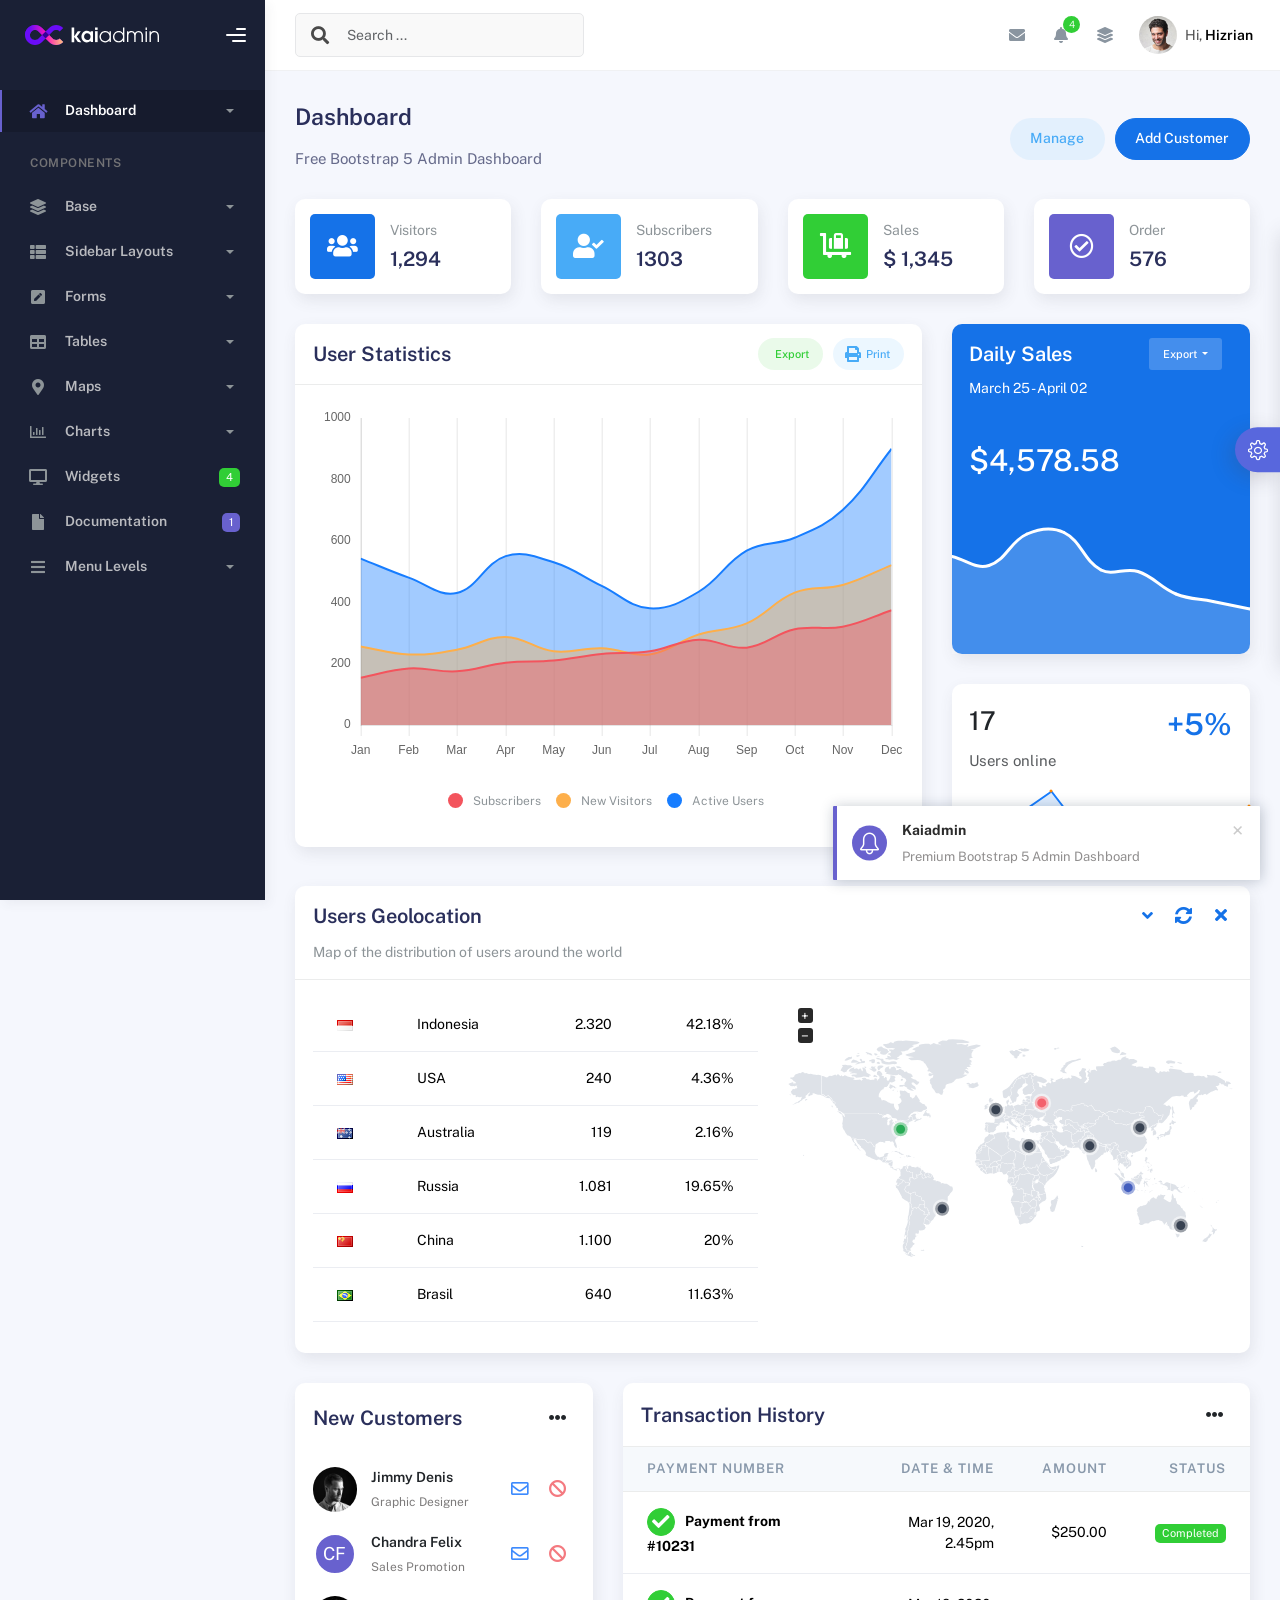
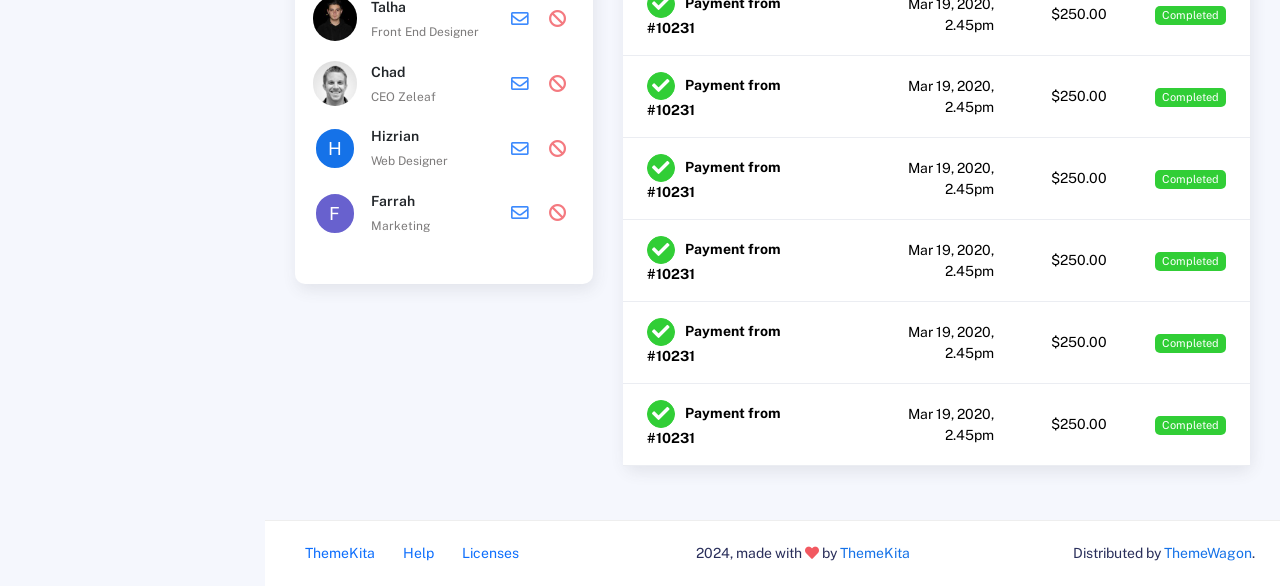
<file: dashboard/index.html>
<!DOCTYPE html>
<html lang="en">
  <head>
    <meta http-equiv="X-UA-Compatible" content="IE=edge" />
    <title> Admin Dashboard</title>
    <meta
      content="width=device-width, initial-scale=1.0, shrink-to-fit=no"
      name="viewport"
    />
    <link
      rel="icon"
      href="assets/img/kaiadmin/favicon.ico"
      type="image/x-icon"
    />

    <!-- Fonts and icons -->
    <script src="assets/js/plugin/webfont/webfont.min.js"></script>
    <script>
      WebFont.load({
        google: { families: ["Public Sans:300,400,500,600,700"] },
        custom: {
          families: [
            "Font Awesome 5 Solid",
            "Font Awesome 5 Regular",
            "Font Awesome 5 Brands",
            "simple-line-icons",
          ],
          urls: ["assets/css/fonts.min.css"],
        },
        active: function () {
          sessionStorage.fonts = true;
        },
      });
    </script>

    <!-- CSS Files -->
    <link rel="stylesheet" href="assets/css/bootstrap.min.css" />
    <link rel="stylesheet" href="assets/css/plugins.min.css" />
    <link rel="stylesheet" href="assets/css/kaiadmin.min.css" />

    <!-- CSS Just for demo purpose, don't include it in your project -->
    <link rel="stylesheet" href="assets/css/demo.css" />
  </head>
  <body>
    <div class="wrapper">
      <!-- Sidebar -->
      <div class="sidebar" data-background-color="dark">
        <div class="sidebar-logo">
          <!-- Logo Header -->
          <div class="logo-header" data-background-color="dark">
            <a href="index.html" class="logo">
              <img
                src="assets/img/kaiadmin/logo_light.svg"
                alt="navbar brand"
                class="navbar-brand"
                height="20"
              />
            </a>
            <div class="nav-toggle">
              <button class="btn btn-toggle toggle-sidebar">
                <i class="gg-menu-right"></i>
              </button>
              <button class="btn btn-toggle sidenav-toggler">
                <i class="gg-menu-left"></i>
              </button>
            </div>
            <button class="topbar-toggler more">
              <i class="gg-more-vertical-alt"></i>
            </button>
          </div>
          <!-- End Logo Header -->
        </div>
        <div class="sidebar-wrapper scrollbar scrollbar-inner">
          <div class="sidebar-content">
            <ul class="nav nav-secondary">
              <li class="nav-item active">
                <a
                  data-bs-toggle="collapse"
                  href="#dashboard"
                  class="collapsed"
                  aria-expanded="false"
                >
                  <i class="fas fa-home"></i>
                  <p>Dashboard</p>
                  <span class="caret"></span>
                </a>
                <div class="collapse" id="dashboard">
                  <ul class="nav nav-collapse">
                    <li>
                      <a href="../demo1/index.html">
                        <span class="sub-item">Dashboard 1</span>
                      </a>
                    </li>
                  </ul>
                </div>
              </li>
              <li class="nav-section">
                <span class="sidebar-mini-icon">
                  <i class="fa fa-ellipsis-h"></i>
                </span>
                <h4 class="text-section">Components</h4>
              </li>
              <li class="nav-item">
                <a data-bs-toggle="collapse" href="#base">
                  <i class="fas fa-layer-group"></i>
                  <p>Base</p>
                  <span class="caret"></span>
                </a>
                <div class="collapse" id="base">
                  <ul class="nav nav-collapse">
                    <li>
                      <a href="components/avatars.html">
                        <span class="sub-item">Avatars</span>
                      </a>
                    </li>
                    <li>
                      <a href="components/buttons.html">
                        <span class="sub-item">Buttons</span>
                      </a>
                    </li>
                    <li>
                      <a href="components/gridsystem.html">
                        <span class="sub-item">Grid System</span>
                      </a>
                    </li>
                    <li>
                      <a href="components/panels.html">
                        <span class="sub-item">Panels</span>
                      </a>
                    </li>
                    <li>
                      <a href="components/notifications.html">
                        <span class="sub-item">Notifications</span>
                      </a>
                    </li>
                    <li>
                      <a href="components/sweetalert.html">
                        <span class="sub-item">Sweet Alert</span>
                      </a>
                    </li>
                    <li>
                      <a href="components/font-awesome-icons.html">
                        <span class="sub-item">Font Awesome Icons</span>
                      </a>
                    </li>
                    <li>
                      <a href="components/simple-line-icons.html">
                        <span class="sub-item">Simple Line Icons</span>
                      </a>
                    </li>
                    <li>
                      <a href="components/typography.html">
                        <span class="sub-item">Typography</span>
                      </a>
                    </li>
                  </ul>
                </div>
              </li>
              <li class="nav-item">
                <a data-bs-toggle="collapse" href="#sidebarLayouts">
                  <i class="fas fa-th-list"></i>
                  <p>Sidebar Layouts</p>
                  <span class="caret"></span>
                </a>
                <div class="collapse" id="sidebarLayouts">
                  <ul class="nav nav-collapse">
                    <li>
                      <a href="sidebar-style-2.html">
                        <span class="sub-item">Sidebar Style 2</span>
                      </a>
                    </li>
                    <li>
                      <a href="icon-menu.html">
                        <span class="sub-item">Icon Menu</span>
                      </a>
                    </li>
                  </ul>
                </div>
              </li>
              <li class="nav-item">
                <a data-bs-toggle="collapse" href="#forms">
                  <i class="fas fa-pen-square"></i>
                  <p>Forms</p>
                  <span class="caret"></span>
                </a>
                <div class="collapse" id="forms">
                  <ul class="nav nav-collapse">
                    <li>
                      <a href="forms/forms.html">
                        <span class="sub-item">Basic Form</span>
                      </a>
                    </li>
                  </ul>
                </div>
              </li>
              <li class="nav-item">
                <a data-bs-toggle="collapse" href="#tables">
                  <i class="fas fa-table"></i>
                  <p>Tables</p>
                  <span class="caret"></span>
                </a>
                <div class="collapse" id="tables">
                  <ul class="nav nav-collapse">
                    <li>
                      <a href="tables/tables.html">
                        <span class="sub-item">Basic Table</span>
                      </a>
                    </li>
                    <li>
                      <a href="tables/datatables.html">
                        <span class="sub-item">Datatables</span>
                      </a>
                    </li>
                    <li>
                      <a href="tables/datatable.html">
                        <span class="sub-item">Usertable</span>
                      </a>
                    </li>
                    <li>
                      <a href="tables/imagetable.html">
                        <span class="sub-item">Imagetable</span>
                      </a>
                    </li>
                    <li>
                      <a href="tables/clientcontact.html">
                        <span class="sub-item">Clientcontact</span>
                      </a>
                    </li>
                    <li>
                      <a href="#">
                        <span class="sub-item">##</span>
                      </a>
                    </li>
                  </ul>
                </div>
              </li>
              <li class="nav-item">
                <a data-bs-toggle="collapse" href="#maps">
                  <i class="fas fa-map-marker-alt"></i>
                  <p>Maps</p>
                  <span class="caret"></span>
                </a>
                <div class="collapse" id="maps">
                  <ul class="nav nav-collapse">
                    <li>
                      <a href="maps/googlemaps.html">
                        <span class="sub-item">Google Maps</span>
                      </a>
                    </li>
                    <li>
                      <a href="maps/jsvectormap.html">
                        <span class="sub-item">Jsvectormap</span>
                      </a>
                    </li>
                  </ul>
                </div>
              </li>
              <li class="nav-item">
                <a data-bs-toggle="collapse" href="#charts">
                  <i class="far fa-chart-bar"></i>
                  <p>Charts</p>
                  <span class="caret"></span>
                </a>
                <div class="collapse" id="charts">
                  <ul class="nav nav-collapse">
                    <li>
                      <a href="charts/charts.html">
                        <span class="sub-item">Chart Js</span>
                      </a>
                    </li>
                    <li>
                      <a href="charts/sparkline.html">
                        <span class="sub-item">Sparkline</span>
                      </a>
                    </li>
                  </ul>
                </div>
              </li>
              <li class="nav-item">
                <a href="widgets.html">
                  <i class="fas fa-desktop"></i>
                  <p>Widgets</p>
                  <span class="badge badge-success">4</span>
                </a>
              </li>
              <li class="nav-item">
                <a href="../../documentation/index.html">
                  <i class="fas fa-file"></i>
                  <p>Documentation</p>
                  <span class="badge badge-secondary">1</span>
                </a>
              </li>
              <li class="nav-item">
                <a data-bs-toggle="collapse" href="#submenu">
                  <i class="fas fa-bars"></i>
                  <p>Menu Levels</p>
                  <span class="caret"></span>
                </a>
                <div class="collapse" id="submenu">
                  <ul class="nav nav-collapse">
                    <li>
                      <a data-bs-toggle="collapse" href="#subnav1">
                        <span class="sub-item">Level 1</span>
                        <span class="caret"></span>
                      </a>
                      <div class="collapse" id="subnav1">
                        <ul class="nav nav-collapse subnav">
                          <li>
                            <a href="#">
                              <span class="sub-item">Level 2</span>
                            </a>
                          </li>
                          <li>
                            <a href="#">
                              <span class="sub-item">Level 2</span>
                            </a>
                          </li>
                        </ul>
                      </div>
                    </li>
                    <li>
                      <a data-bs-toggle="collapse" href="#subnav2">
                        <span class="sub-item">Level 1</span>
                        <span class="caret"></span>
                      </a>
                      <div class="collapse" id="subnav2">
                        <ul class="nav nav-collapse subnav">
                          <li>
                            <a href="#">
                              <span class="sub-item">Level 2</span>
                            </a>
                          </li>
                        </ul>
                      </div>
                    </li>
                    <li>
                      <a href="#">
                        <span class="sub-item">Level 1</span>
                      </a>
                    </li>
                  </ul>
                </div>
              </li>
            </ul>
          </div>
        </div>
      </div>
      <!-- End Sidebar -->

      <div class="main-panel">
        <div class="main-header">
          <div class="main-header-logo">
            <!-- Logo Header -->
            <div class="logo-header" data-background-color="dark">
              <a href="index.html" class="logo">
                <img
                  src="assets/img/kaiadmin/logo_light.svg"
                  alt="navbar brand"
                  class="navbar-brand"
                  height="20"
                />
              </a>
              <div class="nav-toggle">
                <button class="btn btn-toggle toggle-sidebar">
                  <i class="gg-menu-right"></i>
                </button>
                <button class="btn btn-toggle sidenav-toggler">
                  <i class="gg-menu-left"></i>
                </button>
              </div>
              <button class="topbar-toggler more">
                <i class="gg-more-vertical-alt"></i>
              </button>
            </div>
            <!-- End Logo Header -->
          </div>
          <!-- Navbar Header -->
          <nav
            class="navbar navbar-header navbar-header-transparent navbar-expand-lg border-bottom"
          >
            <div class="container-fluid">
              <nav
                class="navbar navbar-header-left navbar-expand-lg navbar-form nav-search p-0 d-none d-lg-flex"
              >
                <div class="input-group">
                  <div class="input-group-prepend">
                    <button type="submit" class="btn btn-search pe-1">
                      <i class="fa fa-search search-icon"></i>
                    </button>
                  </div>
                  <input
                    type="text"
                    placeholder="Search ..."
                    class="form-control"
                  />
                </div>
              </nav>

              <ul class="navbar-nav topbar-nav ms-md-auto align-items-center">
                <li
                  class="nav-item topbar-icon dropdown hidden-caret d-flex d-lg-none"
                >
                  <a
                    class="nav-link dropdown-toggle"
                    data-bs-toggle="dropdown"
                    href="#"
                    role="button"
                    aria-expanded="false"
                    aria-haspopup="true"
                  >
                    <i class="fa fa-search"></i>
                  </a>
                  <ul class="dropdown-menu dropdown-search animated fadeIn">
                    <form class="navbar-left navbar-form nav-search">
                      <div class="input-group">
                        <input
                          type="text"
                          placeholder="Search ..."
                          class="form-control"
                        />
                      </div>
                    </form>
                  </ul>
                </li>
                <li class="nav-item topbar-icon dropdown hidden-caret">
                  <a
                    class="nav-link dropdown-toggle"
                    href="#"
                    id="messageDropdown"
                    role="button"
                    data-bs-toggle="dropdown"
                    aria-haspopup="true"
                    aria-expanded="false"
                  >
                    <i class="fa fa-envelope"></i>
                  </a>
                  <ul
                    class="dropdown-menu messages-notif-box animated fadeIn"
                    aria-labelledby="messageDropdown"
                  >
                    <li>
                      <div
                        class="dropdown-title d-flex justify-content-between align-items-center"
                      >
                        Messages
                        <a href="#" class="small">Mark all as read</a>
                      </div>
                    </li>
                    <li>
                      <div class="message-notif-scroll scrollbar-outer">
                        <div class="notif-center">
                          <a href="#">
                            <div class="notif-img">
                              <img
                                src="assets/img/jm_denis.jpg"
                                alt="Img Profile"
                              />
                            </div>
                            <div class="notif-content">
                              <span class="subject">Jimmy Denis</span>
                              <span class="block"> How are you ? </span>
                              <span class="time">5 minutes ago</span>
                            </div>
                          </a>
                          <a href="#">
                            <div class="notif-img">
                              <img
                                src="assets/img/chadengle.jpg"
                                alt="Img Profile"
                              />
                            </div>
                            <div class="notif-content">
                              <span class="subject">Chad</span>
                              <span class="block"> Ok, Thanks ! </span>
                              <span class="time">12 minutes ago</span>
                            </div>
                          </a>
                          <a href="#">
                            <div class="notif-img">
                              <img
                                src="assets/img/mlane.jpg"
                                alt="Img Profile"
                              />
                            </div>
                            <div class="notif-content">
                              <span class="subject">Jhon Doe</span>
                              <span class="block">
                                Ready for the meeting today...
                              </span>
                              <span class="time">12 minutes ago</span>
                            </div>
                          </a>
                          <a href="#">
                            <div class="notif-img">
                              <img
                                src="assets/img/talha.jpg"
                                alt="Img Profile"
                              />
                            </div>
                            <div class="notif-content">
                              <span class="subject">Talha</span>
                              <span class="block"> Hi, Apa Kabar ? </span>
                              <span class="time">17 minutes ago</span>
                            </div>
                          </a>
                        </div>
                      </div>
                    </li>
                    <li>
                      <a class="see-all" href="javascript:void(0);"
                        >See all messages<i class="fa fa-angle-right"></i>
                      </a>
                    </li>
                  </ul>
                </li>
                <li class="nav-item topbar-icon dropdown hidden-caret">
                  <a
                    class="nav-link dropdown-toggle"
                    href="#"
                    id="notifDropdown"
                    role="button"
                    data-bs-toggle="dropdown"
                    aria-haspopup="true"
                    aria-expanded="false"
                  >
                    <i class="fa fa-bell"></i>
                    <span class="notification">4</span>
                  </a>
                  <ul
                    class="dropdown-menu notif-box animated fadeIn"
                    aria-labelledby="notifDropdown"
                  >
                    <li>
                      <div class="dropdown-title">
                        You have 4 new notification
                      </div>
                    </li>
                    <li>
                      <div class="notif-scroll scrollbar-outer">
                        <div class="notif-center">
                          <a href="#">
                            <div class="notif-icon notif-primary">
                              <i class="fa fa-user-plus"></i>
                            </div>
                            <div class="notif-content">
                              <span class="block"> New user registered </span>
                              <span class="time">5 minutes ago</span>
                            </div>
                          </a>
                          <a href="#">
                            <div class="notif-icon notif-success">
                              <i class="fa fa-comment"></i>
                            </div>
                            <div class="notif-content">
                              <span class="block">
                                Rahmad commented on Admin
                              </span>
                              <span class="time">12 minutes ago</span>
                            </div>
                          </a>
                          <a href="#">
                            <div class="notif-img">
                              <img
                                src="assets/img/profile2.jpg"
                                alt="Img Profile"
                              />
                            </div>
                            <div class="notif-content">
                              <span class="block">
                                Reza send messages to you
                              </span>
                              <span class="time">12 minutes ago</span>
                            </div>
                          </a>
                          <a href="#">
                            <div class="notif-icon notif-danger">
                              <i class="fa fa-heart"></i>
                            </div>
                            <div class="notif-content">
                              <span class="block"> Farrah liked Admin </span>
                              <span class="time">17 minutes ago</span>
                            </div>
                          </a>
                        </div>
                      </div>
                    </li>
                    <li>
                      <a class="see-all" href="javascript:void(0);"
                        >See all notifications<i class="fa fa-angle-right"></i>
                      </a>
                    </li>
                  </ul>
                </li>
                <li class="nav-item topbar-icon dropdown hidden-caret">
                  <a
                    class="nav-link"
                    data-bs-toggle="dropdown"
                    href="#"
                    aria-expanded="false"
                  >
                    <i class="fas fa-layer-group"></i>
                  </a>
                  <div class="dropdown-menu quick-actions animated fadeIn">
                    <div class="quick-actions-header">
                      <span class="title mb-1">Quick Actions</span>
                      <span class="subtitle op-7">Shortcuts</span>
                    </div>
                    <div class="quick-actions-scroll scrollbar-outer">
                      <div class="quick-actions-items">
                        <div class="row m-0">
                          <a class="col-6 col-md-4 p-0" href="#">
                            <div class="quick-actions-item">
                              <div class="avatar-item bg-danger rounded-circle">
                                <i class="far fa-calendar-alt"></i>
                              </div>
                              <span class="text">Calendar</span>
                            </div>
                          </a>
                          <a class="col-6 col-md-4 p-0" href="#">
                            <div class="quick-actions-item">
                              <div
                                class="avatar-item bg-warning rounded-circle"
                              >
                                <i class="fas fa-map"></i>
                              </div>
                              <span class="text">Maps</span>
                            </div>
                          </a>
                          <a class="col-6 col-md-4 p-0" href="#">
                            <div class="quick-actions-item">
                              <div class="avatar-item bg-info rounded-circle">
                                <i class="fas fa-file-excel"></i>
                              </div>
                              <span class="text">Reports</span>
                            </div>
                          </a>
                          <a class="col-6 col-md-4 p-0" href="#">
                            <div class="quick-actions-item">
                              <div
                                class="avatar-item bg-success rounded-circle"
                              >
                                <i class="fas fa-envelope"></i>
                              </div>
                              <span class="text">Emails</span>
                            </div>
                          </a>
                          <a class="col-6 col-md-4 p-0" href="#">
                            <div class="quick-actions-item">
                              <div
                                class="avatar-item bg-primary rounded-circle"
                              >
                                <i class="fas fa-file-invoice-dollar"></i>
                              </div>
                              <span class="text">Invoice</span>
                            </div>
                          </a>
                          <a class="col-6 col-md-4 p-0" href="#">
                            <div class="quick-actions-item">
                              <div
                                class="avatar-item bg-secondary rounded-circle"
                              >
                                <i class="fas fa-credit-card"></i>
                              </div>
                              <span class="text">Payments</span>
                            </div>
                          </a>
                        </div>
                      </div>
                    </div>
                  </div>
                </li>

                <li class="nav-item topbar-user dropdown hidden-caret">
                  <a
                    class="dropdown-toggle profile-pic"
                    data-bs-toggle="dropdown"
                    href="#"
                    aria-expanded="false"
                  >
                    <div class="avatar-sm">
                      <img
                        src="assets/img/profile.jpg"
                        alt="..."
                        class="avatar-img rounded-circle"
                      />
                    </div>
                    <span class="profile-username">
                      <span class="op-7">Hi,</span>
                      <span class="fw-bold">Hizrian</span>
                    </span>
                  </a>
                  <ul class="dropdown-menu dropdown-user animated fadeIn">
                    <div class="dropdown-user-scroll scrollbar-outer">
                      <li>
                        <div class="user-box">
                          <div class="avatar-lg">
                            <img
                              src="assets/img/profile.jpg"
                              alt="image profile"
                              class="avatar-img rounded"
                            />
                          </div>
                          <div class="u-text">
                            <h4>Hizrian</h4>
                            <p class="text-muted">hello@example.com</p>
                            <a
                              href="profile.html"
                              class="btn btn-xs btn-secondary btn-sm"
                              >View Profile</a
                            >
                          </div>
                        </div>
                      </li>
                      <li>
                        <div class="dropdown-divider"></div>
                        <a class="dropdown-item" href="#">My Profile</a>
                        <a class="dropdown-item" href="#">My Balance</a>
                        <a class="dropdown-item" href="#">Inbox</a>
                        <div class="dropdown-divider"></div>
                        <a class="dropdown-item" href="#">Account Setting</a>
                        <div class="dropdown-divider"></div>
                        <a class="dropdown-item" href="#">Logout</a>
                      </li>
                    </div>
                  </ul>
                </li>
              </ul>
            </div>
          </nav>
          <!-- End Navbar -->
        </div>

        <div class="container">
          <div class="page-inner">
            <div
              class="d-flex align-items-left align-items-md-center flex-column flex-md-row pt-2 pb-4"
            >
              <div>
                <h3 class="fw-bold mb-3">Dashboard</h3>
                <h6 class="op-7 mb-2">Free Bootstrap 5 Admin Dashboard</h6>
              </div>
              <div class="ms-md-auto py-2 py-md-0">
                <a href="#" class="btn btn-label-info btn-round me-2">Manage</a>
                <a href="#" class="btn btn-primary btn-round">Add Customer</a>
              </div>
            </div>
            <div class="row">
              <div class="col-sm-6 col-md-3">
                <div class="card card-stats card-round">
                  <div class="card-body">
                    <div class="row align-items-center">
                      <div class="col-icon">
                        <div
                          class="icon-big text-center icon-primary bubble-shadow-small"
                        >
                          <i class="fas fa-users"></i>
                        </div>
                      </div>
                      <div class="col col-stats ms-3 ms-sm-0">
                        <div class="numbers">
                          <p class="card-category">Visitors</p>
                          <h4 class="card-title">1,294</h4>
                        </div>
                      </div>
                    </div>
                  </div>
                </div>
              </div>
              <div class="col-sm-6 col-md-3">
                <div class="card card-stats card-round">
                  <div class="card-body">
                    <div class="row align-items-center">
                      <div class="col-icon">
                        <div
                          class="icon-big text-center icon-info bubble-shadow-small"
                        >
                          <i class="fas fa-user-check"></i>
                        </div>
                      </div>
                      <div class="col col-stats ms-3 ms-sm-0">
                        <div class="numbers">
                          <p class="card-category">Subscribers</p>
                          <h4 class="card-title">1303</h4>
                        </div>
                      </div>
                    </div>
                  </div>
                </div>
              </div>
              <div class="col-sm-6 col-md-3">
                <div class="card card-stats card-round">
                  <div class="card-body">
                    <div class="row align-items-center">
                      <div class="col-icon">
                        <div
                          class="icon-big text-center icon-success bubble-shadow-small"
                        >
                          <i class="fas fa-luggage-cart"></i>
                        </div>
                      </div>
                      <div class="col col-stats ms-3 ms-sm-0">
                        <div class="numbers">
                          <p class="card-category">Sales</p>
                          <h4 class="card-title">$ 1,345</h4>
                        </div>
                      </div>
                    </div>
                  </div>
                </div>
              </div>
              <div class="col-sm-6 col-md-3">
                <div class="card card-stats card-round">
                  <div class="card-body">
                    <div class="row align-items-center">
                      <div class="col-icon">
                        <div
                          class="icon-big text-center icon-secondary bubble-shadow-small"
                        >
                          <i class="far fa-check-circle"></i>
                        </div>
                      </div>
                      <div class="col col-stats ms-3 ms-sm-0">
                        <div class="numbers">
                          <p class="card-category">Order</p>
                          <h4 class="card-title">576</h4>
                        </div>
                      </div>
                    </div>
                  </div>
                </div>
              </div>
            </div>
            <div class="row">
              <div class="col-md-8">
                <div class="card card-round">
                  <div class="card-header">
                    <div class="card-head-row">
                      <div class="card-title">User Statistics</div>
                      <div class="card-tools">
                        <a
                          href="#"
                          class="btn btn-label-success btn-round btn-sm me-2"
                        >
                          <span class="btn-label">
                            <i class="fa fa-pencil"></i>
                          </span>
                          Export
                        </a>
                        <a href="#" class="btn btn-label-info btn-round btn-sm">
                          <span class="btn-label">
                            <i class="fa fa-print"></i>
                          </span>
                          Print
                        </a>
                      </div>
                    </div>
                  </div>
                  <div class="card-body">
                    <div class="chart-container" style="min-height: 375px">
                      <canvas id="statisticsChart"></canvas>
                    </div>
                    <div id="myChartLegend"></div>
                  </div>
                </div>
              </div>
              <div class="col-md-4">
                <div class="card card-primary card-round">
                  <div class="card-header">
                    <div class="card-head-row">
                      <div class="card-title">Daily Sales</div>
                      <div class="card-tools">
                        <div class="dropdown">
                          <button
                            class="btn btn-sm btn-label-light dropdown-toggle"
                            type="button"
                            id="dropdownMenuButton"
                            data-bs-toggle="dropdown"
                            aria-haspopup="true"
                            aria-expanded="false"
                          >
                            Export
                          </button>
                          <div
                            class="dropdown-menu"
                            aria-labelledby="dropdownMenuButton"
                          >
                            <a class="dropdown-item" href="#">Action</a>
                            <a class="dropdown-item" href="#">Another action</a>
                            <a class="dropdown-item" href="#"
                              >Something else here</a
                            >
                          </div>
                        </div>
                      </div>
                    </div>
                    <div class="card-category">March 25 - April 02</div>
                  </div>
                  <div class="card-body pb-0">
                    <div class="mb-4 mt-2">
                      <h1>$4,578.58</h1>
                    </div>
                    <div class="pull-in">
                      <canvas id="dailySalesChart"></canvas>
                    </div>
                  </div>
                </div>
                <div class="card card-round">
                  <div class="card-body pb-0">
                    <div class="h1 fw-bold float-end text-primary">+5%</div>
                    <h2 class="mb-2">17</h2>
                    <p class="text-muted">Users online</p>
                    <div class="pull-in sparkline-fix">
                      <div id="lineChart"></div>
                    </div>
                  </div>
                </div>
              </div>
            </div>
            <div class="row">
              <div class="col-md-12">
                <div class="card card-round">
                  <div class="card-header">
                    <div class="card-head-row card-tools-still-right">
                      <h4 class="card-title">Users Geolocation</h4>
                      <div class="card-tools">
                        <button
                          class="btn btn-icon btn-link btn-primary btn-xs"
                        >
                          <span class="fa fa-angle-down"></span>
                        </button>
                        <button
                          class="btn btn-icon btn-link btn-primary btn-xs btn-refresh-card"
                        >
                          <span class="fa fa-sync-alt"></span>
                        </button>
                        <button
                          class="btn btn-icon btn-link btn-primary btn-xs"
                        >
                          <span class="fa fa-times"></span>
                        </button>
                      </div>
                    </div>
                    <p class="card-category">
                      Map of the distribution of users around the world
                    </p>
                  </div>
                  <div class="card-body">
                    <div class="row">
                      <div class="col-md-6">
                        <div class="table-responsive table-hover table-sales">
                          <table class="table">
                            <tbody>
                              <tr>
                                <td>
                                  <div class="flag">
                                    <img
                                      src="assets/img/flags/id.png"
                                      alt="indonesia"
                                    />
                                  </div>
                                </td>
                                <td>Indonesia</td>
                                <td class="text-end">2.320</td>
                                <td class="text-end">42.18%</td>
                              </tr>
                              <tr>
                                <td>
                                  <div class="flag">
                                    <img
                                      src="assets/img/flags/us.png"
                                      alt="united states"
                                    />
                                  </div>
                                </td>
                                <td>USA</td>
                                <td class="text-end">240</td>
                                <td class="text-end">4.36%</td>
                              </tr>
                              <tr>
                                <td>
                                  <div class="flag">
                                    <img
                                      src="assets/img/flags/au.png"
                                      alt="australia"
                                    />
                                  </div>
                                </td>
                                <td>Australia</td>
                                <td class="text-end">119</td>
                                <td class="text-end">2.16%</td>
                              </tr>
                              <tr>
                                <td>
                                  <div class="flag">
                                    <img
                                      src="assets/img/flags/ru.png"
                                      alt="russia"
                                    />
                                  </div>
                                </td>
                                <td>Russia</td>
                                <td class="text-end">1.081</td>
                                <td class="text-end">19.65%</td>
                              </tr>
                              <tr>
                                <td>
                                  <div class="flag">
                                    <img
                                      src="assets/img/flags/cn.png"
                                      alt="china"
                                    />
                                  </div>
                                </td>
                                <td>China</td>
                                <td class="text-end">1.100</td>
                                <td class="text-end">20%</td>
                              </tr>
                              <tr>
                                <td>
                                  <div class="flag">
                                    <img
                                      src="assets/img/flags/br.png"
                                      alt="brazil"
                                    />
                                  </div>
                                </td>
                                <td>Brasil</td>
                                <td class="text-end">640</td>
                                <td class="text-end">11.63%</td>
                              </tr>
                            </tbody>
                          </table>
                        </div>
                      </div>
                      <div class="col-md-6">
                        <div class="mapcontainer">
                          <div
                            id="world-map"
                            class="w-100"
                            style="height: 300px"
                          ></div>
                        </div>
                      </div>
                    </div>
                  </div>
                </div>
              </div>
            </div>
            <div class="row">
              <div class="col-md-4">
                <div class="card card-round">
                  <div class="card-body">
                    <div class="card-head-row card-tools-still-right">
                      <div class="card-title">New Customers</div>
                      <div class="card-tools">
                        <div class="dropdown">
                          <button
                            class="btn btn-icon btn-clean me-0"
                            type="button"
                            id="dropdownMenuButton"
                            data-bs-toggle="dropdown"
                            aria-haspopup="true"
                            aria-expanded="false"
                          >
                            <i class="fas fa-ellipsis-h"></i>
                          </button>
                          <div
                            class="dropdown-menu"
                            aria-labelledby="dropdownMenuButton"
                          >
                            <a class="dropdown-item" href="#">Action</a>
                            <a class="dropdown-item" href="#">Another action</a>
                            <a class="dropdown-item" href="#"
                              >Something else here</a
                            >
                          </div>
                        </div>
                      </div>
                    </div>
                    <div class="card-list py-4">
                      <div class="item-list">
                        <div class="avatar">
                          <img
                            src="assets/img/jm_denis.jpg"
                            alt="..."
                            class="avatar-img rounded-circle"
                          />
                        </div>
                        <div class="info-user ms-3">
                          <div class="username">Jimmy Denis</div>
                          <div class="status">Graphic Designer</div>
                        </div>
                        <button class="btn btn-icon btn-link op-8 me-1">
                          <i class="far fa-envelope"></i>
                        </button>
                        <button class="btn btn-icon btn-link btn-danger op-8">
                          <i class="fas fa-ban"></i>
                        </button>
                      </div>
                      <div class="item-list">
                        <div class="avatar">
                          <span
                            class="avatar-title rounded-circle border border-white"
                            >CF</span
                          >
                        </div>
                        <div class="info-user ms-3">
                          <div class="username">Chandra Felix</div>
                          <div class="status">Sales Promotion</div>
                        </div>
                        <button class="btn btn-icon btn-link op-8 me-1">
                          <i class="far fa-envelope"></i>
                        </button>
                        <button class="btn btn-icon btn-link btn-danger op-8">
                          <i class="fas fa-ban"></i>
                        </button>
                      </div>
                      <div class="item-list">
                        <div class="avatar">
                          <img
                            src="assets/img/talha.jpg"
                            alt="..."
                            class="avatar-img rounded-circle"
                          />
                        </div>
                        <div class="info-user ms-3">
                          <div class="username">Talha</div>
                          <div class="status">Front End Designer</div>
                        </div>
                        <button class="btn btn-icon btn-link op-8 me-1">
                          <i class="far fa-envelope"></i>
                        </button>
                        <button class="btn btn-icon btn-link btn-danger op-8">
                          <i class="fas fa-ban"></i>
                        </button>
                      </div>
                      <div class="item-list">
                        <div class="avatar">
                          <img
                            src="assets/img/chadengle.jpg"
                            alt="..."
                            class="avatar-img rounded-circle"
                          />
                        </div>
                        <div class="info-user ms-3">
                          <div class="username">Chad</div>
                          <div class="status">CEO Zeleaf</div>
                        </div>
                        <button class="btn btn-icon btn-link op-8 me-1">
                          <i class="far fa-envelope"></i>
                        </button>
                        <button class="btn btn-icon btn-link btn-danger op-8">
                          <i class="fas fa-ban"></i>
                        </button>
                      </div>
                      <div class="item-list">
                        <div class="avatar">
                          <span
                            class="avatar-title rounded-circle border border-white bg-primary"
                            >H</span
                          >
                        </div>
                        <div class="info-user ms-3">
                          <div class="username">Hizrian</div>
                          <div class="status">Web Designer</div>
                        </div>
                        <button class="btn btn-icon btn-link op-8 me-1">
                          <i class="far fa-envelope"></i>
                        </button>
                        <button class="btn btn-icon btn-link btn-danger op-8">
                          <i class="fas fa-ban"></i>
                        </button>
                      </div>
                      <div class="item-list">
                        <div class="avatar">
                          <span
                            class="avatar-title rounded-circle border border-white bg-secondary"
                            >F</span
                          >
                        </div>
                        <div class="info-user ms-3">
                          <div class="username">Farrah</div>
                          <div class="status">Marketing</div>
                        </div>
                        <button class="btn btn-icon btn-link op-8 me-1">
                          <i class="far fa-envelope"></i>
                        </button>
                        <button class="btn btn-icon btn-link btn-danger op-8">
                          <i class="fas fa-ban"></i>
                        </button>
                      </div>
                    </div>
                  </div>
                </div>
              </div>
              <div class="col-md-8">
                <div class="card card-round">
                  <div class="card-header">
                    <div class="card-head-row card-tools-still-right">
                      <div class="card-title">Transaction History</div>
                      <div class="card-tools">
                        <div class="dropdown">
                          <button
                            class="btn btn-icon btn-clean me-0"
                            type="button"
                            id="dropdownMenuButton"
                            data-bs-toggle="dropdown"
                            aria-haspopup="true"
                            aria-expanded="false"
                          >
                            <i class="fas fa-ellipsis-h"></i>
                          </button>
                          <div
                            class="dropdown-menu"
                            aria-labelledby="dropdownMenuButton"
                          >
                            <a class="dropdown-item" href="#">Action</a>
                            <a class="dropdown-item" href="#">Another action</a>
                            <a class="dropdown-item" href="#"
                              >Something else here</a
                            >
                          </div>
                        </div>
                      </div>
                    </div>
                  </div>
                  <div class="card-body p-0">
                    <div class="table-responsive">
                      <!-- Projects table -->
                      <table class="table align-items-center mb-0">
                        <thead class="thead-light">
                          <tr>
                            <th scope="col">Payment Number</th>
                            <th scope="col" class="text-end">Date & Time</th>
                            <th scope="col" class="text-end">Amount</th>
                            <th scope="col" class="text-end">Status</th>
                          </tr>
                        </thead>
                        <tbody>
                          <tr>
                            <th scope="row">
                              <button
                                class="btn btn-icon btn-round btn-success btn-sm me-2"
                              >
                                <i class="fa fa-check"></i>
                              </button>
                              Payment from #10231
                            </th>
                            <td class="text-end">Mar 19, 2020, 2.45pm</td>
                            <td class="text-end">$250.00</td>
                            <td class="text-end">
                              <span class="badge badge-success">Completed</span>
                            </td>
                          </tr>
                          <tr>
                            <th scope="row">
                              <button
                                class="btn btn-icon btn-round btn-success btn-sm me-2"
                              >
                                <i class="fa fa-check"></i>
                              </button>
                              Payment from #10231
                            </th>
                            <td class="text-end">Mar 19, 2020, 2.45pm</td>
                            <td class="text-end">$250.00</td>
                            <td class="text-end">
                              <span class="badge badge-success">Completed</span>
                            </td>
                          </tr>
                          <tr>
                            <th scope="row">
                              <button
                                class="btn btn-icon btn-round btn-success btn-sm me-2"
                              >
                                <i class="fa fa-check"></i>
                              </button>
                              Payment from #10231
                            </th>
                            <td class="text-end">Mar 19, 2020, 2.45pm</td>
                            <td class="text-end">$250.00</td>
                            <td class="text-end">
                              <span class="badge badge-success">Completed</span>
                            </td>
                          </tr>
                          <tr>
                            <th scope="row">
                              <button
                                class="btn btn-icon btn-round btn-success btn-sm me-2"
                              >
                                <i class="fa fa-check"></i>
                              </button>
                              Payment from #10231
                            </th>
                            <td class="text-end">Mar 19, 2020, 2.45pm</td>
                            <td class="text-end">$250.00</td>
                            <td class="text-end">
                              <span class="badge badge-success">Completed</span>
                            </td>
                          </tr>
                          <tr>
                            <th scope="row">
                              <button
                                class="btn btn-icon btn-round btn-success btn-sm me-2"
                              >
                                <i class="fa fa-check"></i>
                              </button>
                              Payment from #10231
                            </th>
                            <td class="text-end">Mar 19, 2020, 2.45pm</td>
                            <td class="text-end">$250.00</td>
                            <td class="text-end">
                              <span class="badge badge-success">Completed</span>
                            </td>
                          </tr>
                          <tr>
                            <th scope="row">
                              <button
                                class="btn btn-icon btn-round btn-success btn-sm me-2"
                              >
                                <i class="fa fa-check"></i>
                              </button>
                              Payment from #10231
                            </th>
                            <td class="text-end">Mar 19, 2020, 2.45pm</td>
                            <td class="text-end">$250.00</td>
                            <td class="text-end">
                              <span class="badge badge-success">Completed</span>
                            </td>
                          </tr>
                          <tr>
                            <th scope="row">
                              <button
                                class="btn btn-icon btn-round btn-success btn-sm me-2"
                              >
                                <i class="fa fa-check"></i>
                              </button>
                              Payment from #10231
                            </th>
                            <td class="text-end">Mar 19, 2020, 2.45pm</td>
                            <td class="text-end">$250.00</td>
                            <td class="text-end">
                              <span class="badge badge-success">Completed</span>
                            </td>
                          </tr>
                        </tbody>
                      </table>
                    </div>
                  </div>
                </div>
              </div>
            </div>
          </div>
        </div>

        <footer class="footer">
          <div class="container-fluid d-flex justify-content-between">
            <nav class="pull-left">
              <ul class="nav">
                <li class="nav-item">
                  <a class="nav-link" href="http://www.themekita.com">
                    ThemeKita
                  </a>
                </li>
                <li class="nav-item">
                  <a class="nav-link" href="#"> Help </a>
                </li>
                <li class="nav-item">
                  <a class="nav-link" href="#"> Licenses </a>
                </li>
              </ul>
            </nav>
            <div class="copyright">
              2024, made with <i class="fa fa-heart heart text-danger"></i> by
              <a href="http://www.themekita.com">ThemeKita</a>
            </div>
            <div>
              Distributed by
              <a target="_blank" href="https://themewagon.com/">ThemeWagon</a>.
            </div>
          </div>
        </footer>
      </div>

      <!-- Custom template | don't include it in your project! -->
      <div class="custom-template">
        <div class="title">Settings</div>
        <div class="custom-content">
          <div class="switcher">
            <div class="switch-block">
              <h4>Logo Header</h4>
              <div class="btnSwitch">
                <button
                  type="button"
                  class="selected changeLogoHeaderColor"
                  data-color="dark"
                ></button>
                <button
                  type="button"
                  class="changeLogoHeaderColor"
                  data-color="blue"
                ></button>
                <button
                  type="button"
                  class="changeLogoHeaderColor"
                  data-color="purple"
                ></button>
                <button
                  type="button"
                  class="changeLogoHeaderColor"
                  data-color="light-blue"
                ></button>
                <button
                  type="button"
                  class="changeLogoHeaderColor"
                  data-color="green"
                ></button>
                <button
                  type="button"
                  class="changeLogoHeaderColor"
                  data-color="orange"
                ></button>
                <button
                  type="button"
                  class="changeLogoHeaderColor"
                  data-color="red"
                ></button>
                <button
                  type="button"
                  class="changeLogoHeaderColor"
                  data-color="white"
                ></button>
                <br />
                <button
                  type="button"
                  class="changeLogoHeaderColor"
                  data-color="dark2"
                ></button>
                <button
                  type="button"
                  class="changeLogoHeaderColor"
                  data-color="blue2"
                ></button>
                <button
                  type="button"
                  class="changeLogoHeaderColor"
                  data-color="purple2"
                ></button>
                <button
                  type="button"
                  class="changeLogoHeaderColor"
                  data-color="light-blue2"
                ></button>
                <button
                  type="button"
                  class="changeLogoHeaderColor"
                  data-color="green2"
                ></button>
                <button
                  type="button"
                  class="changeLogoHeaderColor"
                  data-color="orange2"
                ></button>
                <button
                  type="button"
                  class="changeLogoHeaderColor"
                  data-color="red2"
                ></button>
              </div>
            </div>
            <div class="switch-block">
              <h4>Navbar Header</h4>
              <div class="btnSwitch">
                <button
                  type="button"
                  class="changeTopBarColor"
                  data-color="dark"
                ></button>
                <button
                  type="button"
                  class="changeTopBarColor"
                  data-color="blue"
                ></button>
                <button
                  type="button"
                  class="changeTopBarColor"
                  data-color="purple"
                ></button>
                <button
                  type="button"
                  class="changeTopBarColor"
                  data-color="light-blue"
                ></button>
                <button
                  type="button"
                  class="changeTopBarColor"
                  data-color="green"
                ></button>
                <button
                  type="button"
                  class="changeTopBarColor"
                  data-color="orange"
                ></button>
                <button
                  type="button"
                  class="changeTopBarColor"
                  data-color="red"
                ></button>
                <button
                  type="button"
                  class="selected changeTopBarColor"
                  data-color="white"
                ></button>
                <br />
                <button
                  type="button"
                  class="changeTopBarColor"
                  data-color="dark2"
                ></button>
                <button
                  type="button"
                  class="changeTopBarColor"
                  data-color="blue2"
                ></button>
                <button
                  type="button"
                  class="changeTopBarColor"
                  data-color="purple2"
                ></button>
                <button
                  type="button"
                  class="changeTopBarColor"
                  data-color="light-blue2"
                ></button>
                <button
                  type="button"
                  class="changeTopBarColor"
                  data-color="green2"
                ></button>
                <button
                  type="button"
                  class="changeTopBarColor"
                  data-color="orange2"
                ></button>
                <button
                  type="button"
                  class="changeTopBarColor"
                  data-color="red2"
                ></button>
              </div>
            </div>
            <div class="switch-block">
              <h4>Sidebar</h4>
              <div class="btnSwitch">
                <button
                  type="button"
                  class="changeSideBarColor"
                  data-color="white"
                ></button>
                <button
                  type="button"
                  class="selected changeSideBarColor"
                  data-color="dark"
                ></button>
                <button
                  type="button"
                  class="changeSideBarColor"
                  data-color="dark2"
                ></button>
              </div>
            </div>
          </div>
        </div>
        <div class="custom-toggle">
          <i class="icon-settings"></i>
        </div>
      </div>
      <!-- End Custom template -->
    </div>
    <!--   Core JS Files   -->
    <script src="assets/js/core/jquery-3.7.1.min.js"></script>
    <script src="assets/js/core/popper.min.js"></script>
    <script src="assets/js/core/bootstrap.min.js"></script>

    <!-- jQuery Scrollbar -->
    <script src="assets/js/plugin/jquery-scrollbar/jquery.scrollbar.min.js"></script>

    <!-- Chart JS -->
    <script src="assets/js/plugin/chart.js/chart.min.js"></script>

    <!-- jQuery Sparkline -->
    <script src="assets/js/plugin/jquery.sparkline/jquery.sparkline.min.js"></script>

    <!-- Chart Circle -->
    <script src="assets/js/plugin/chart-circle/circles.min.js"></script>

    <!-- Datatables -->
    <script src="assets/js/plugin/datatables/datatables.min.js"></script>

    <!-- Bootstrap Notify -->
    <script src="assets/js/plugin/bootstrap-notify/bootstrap-notify.min.js"></script>

    <!-- jQuery Vector Maps -->
    <script src="assets/js/plugin/jsvectormap/jsvectormap.min.js"></script>
    <script src="assets/js/plugin/jsvectormap/world.js"></script>

    <!-- Sweet Alert -->
    <script src="assets/js/plugin/sweetalert/sweetalert.min.js"></script>

    <!-- Kaiadmin JS -->
    <script src="assets/js/kaiadmin.min.js"></script>

    <!-- Kaiadmin DEMO methods, don't include it in your project! -->
    <script src="assets/js/setting-demo.js"></script>
    <script src="assets/js/demo.js"></script>
    <script>
      $("#lineChart").sparkline([102, 109, 120, 99, 110, 105, 115], {
        type: "line",
        height: "70",
        width: "100%",
        lineWidth: "2",
        lineColor: "#177dff",
        fillColor: "rgba(23, 125, 255, 0.14)",
      });

      $("#lineChart2").sparkline([99, 125, 122, 105, 110, 124, 115], {
        type: "line",
        height: "70",
        width: "100%",
        lineWidth: "2",
        lineColor: "#f3545d",
        fillColor: "rgba(243, 84, 93, .14)",
      });

      $("#lineChart3").sparkline([105, 103, 123, 100, 95, 105, 115], {
        type: "line",
        height: "70",
        width: "100%",
        lineWidth: "2",
        lineColor: "#ffa534",
        fillColor: "rgba(255, 165, 52, .14)",
      });
    </script>
  </body>
</html>
</file>
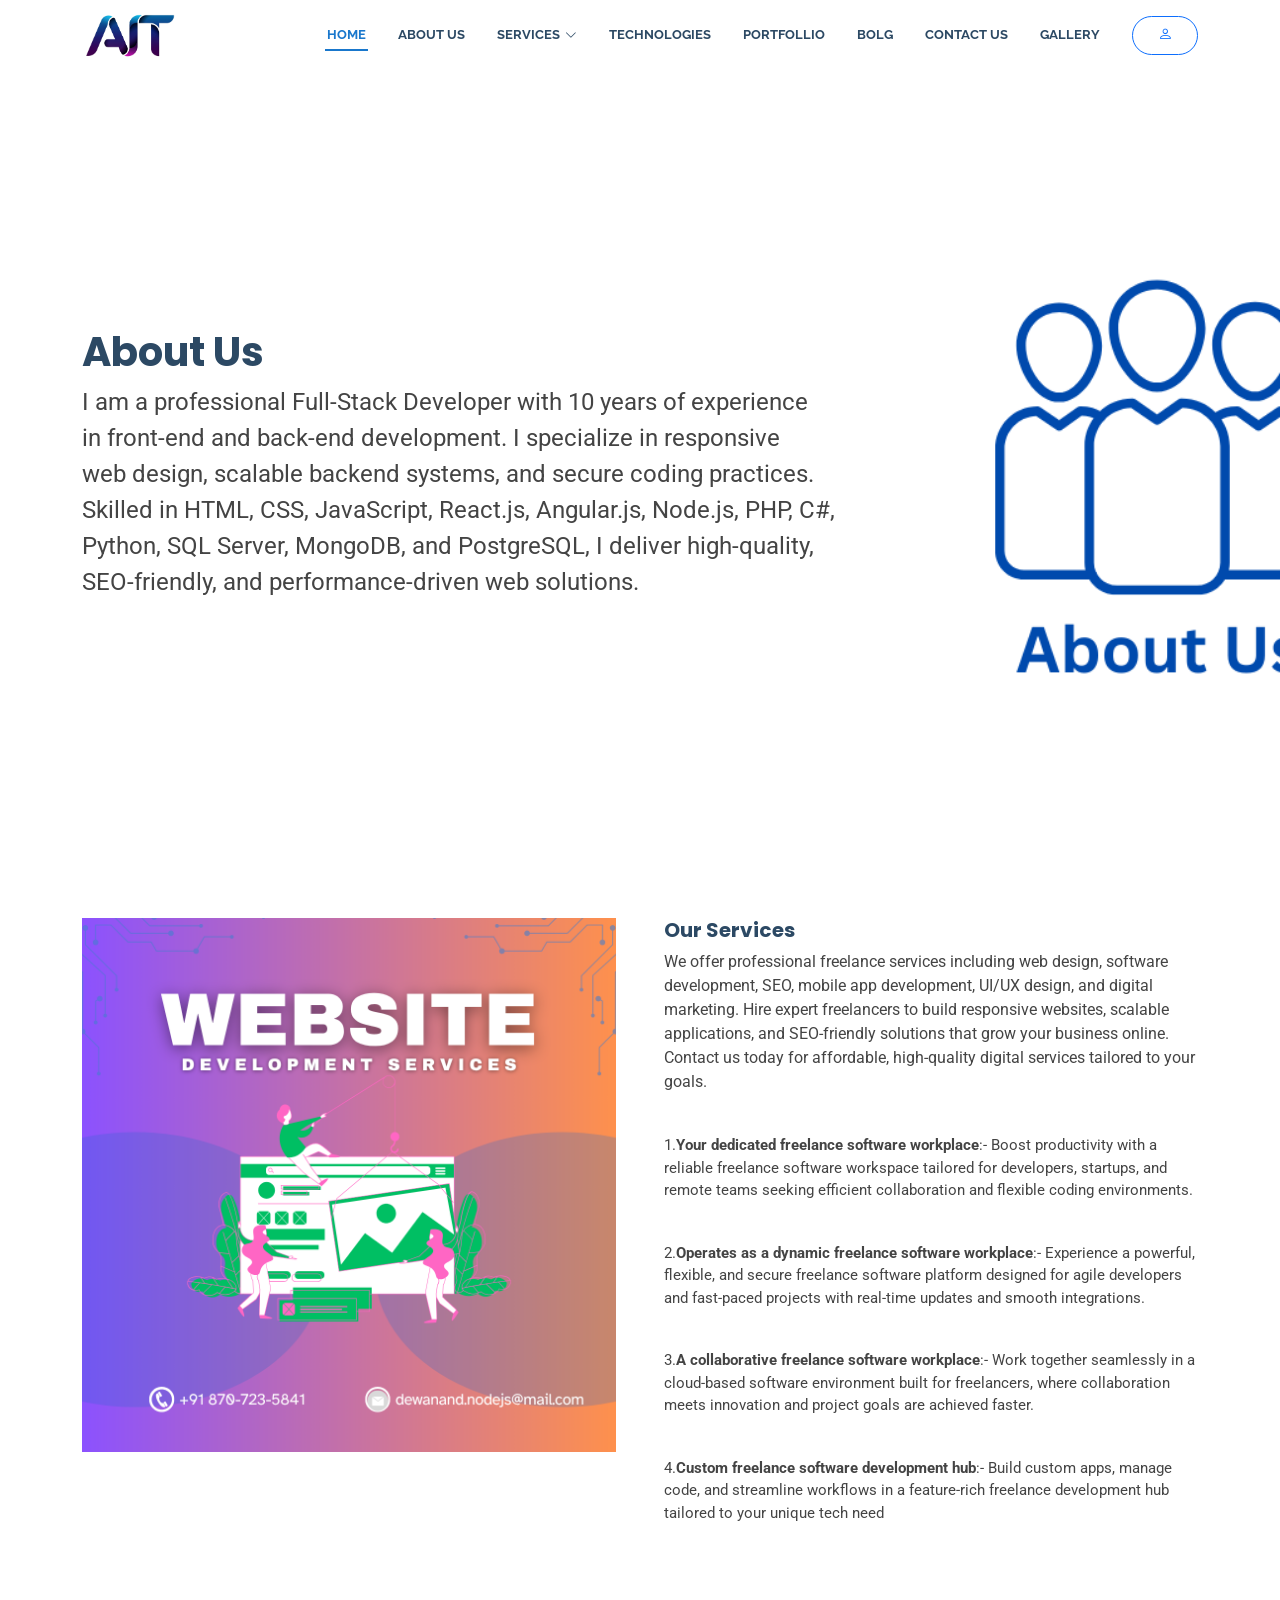
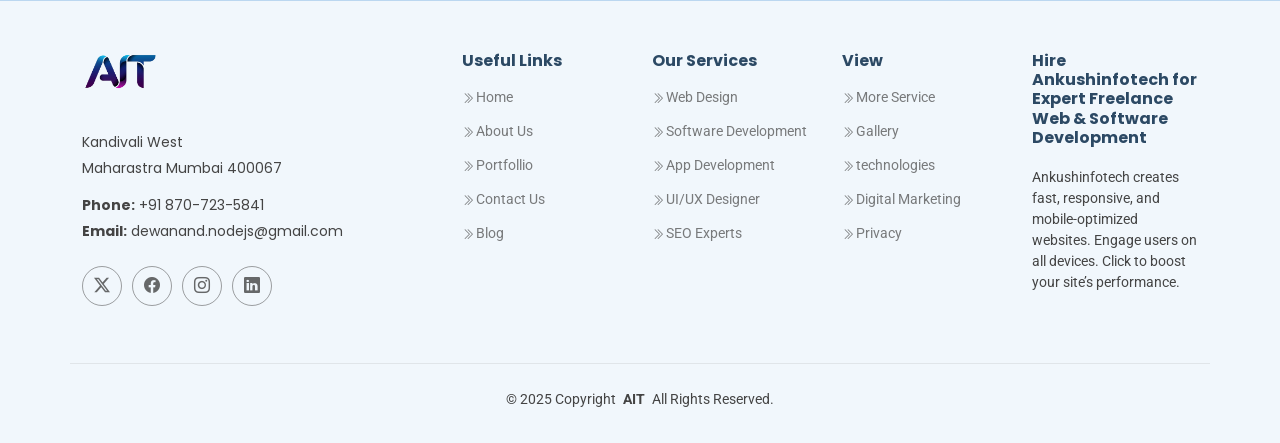
<file: about.html>
<!DOCTYPE html>
<html lang="en">

<head>
  <meta charset="utf-8">
  <meta name="viewport" content="width=device-width, initial-scale=1.0">
  <!-- Explicitly tell search engines to index this page and follow its links. Crucial for visibility. -->
  <meta name="robots" content="index, follow">

  <!-- Title: Clearly states the page is "About" the company and its core expertise. -->
  <title>About AnkushInfotech | Your Trusted Web Design, Software & SEO Experts in Mumbai</title>

  <!-- IMPORTANT: Description is tailored for an "About Us" page, focusing on mission, expertise, and location. -->
  <meta name="description"
    content="Learn about AnkushInfotech, a leading IT company based in Mumbai, Maharashtra. Discover our mission to deliver innovative web design, custom software development, and powerful SEO services that empower businesses across India.">

  <!-- Keywords: Focused on "About Us" aspects (company, expertise, location) and core services. -->
  <meta name="keywords"
    content="about AnkushInfotech, AnkushInfotech company, web design experts Mumbai, software development company Maharashtra, SEO specialists India, IT solutions Mumbai, our mission, company values, expert team, digital transformation India">

  <!-- Canonical Tag: Crucial for SEO. This MUST point ONLY to the preferred URL of *THIS* page. -->
  <link rel="canonical" href="https://www.ankushinfotech.com/about.html">
  <!-- Example: If your about page is at 'https://www.ankushinfotech.com/about.html', use that URL. -->

  <!-- Favicons -->
  <link href="assets/img/AIT.png" rel="icon">
  <!-- If you have an Apple Touch Icon, ensure the path is correct and uncomment. -->
  <!-- <link href="assets/img/apple-touch-icon.png" rel="apple-touch-icon"> -->

  <!-- Open Graph (OG) Tags: For rich previews when shared on Facebook, LinkedIn, WhatsApp, etc. -->
  <meta property="og:title" content="About AnkushInfotech | Web Design, Software & SEO Experts">
  <meta property="og:description"
    content="Learn about AnkushInfotech's mission to deliver innovative web design, custom software, and powerful SEO services that empower businesses across India.">
  <meta property="og:type" content="website">
  <meta property="og:url" content="https://www.ankushinfotech.com/about.html">
  <!-- OG Image: IMPORTANT! Replace with a full, absolute URL to a high-quality image (e.g., 1200x630px)
       that visually represents your company (e.g., team photo, office, or a brand graphic). -->
  <meta property="og:image" content="https://www.ankushinfotech.com/assets/img/about-us-social-share.jpg">
  <meta property="og:image:width" content="1200">
  <meta property="og:image:height" content="630">
  <meta property="og:locale" content="en_IN"> <!-- Recommended for targeting India -->

  <!-- Twitter Card Tags: For rich previews when shared on Twitter. -->
  <meta name="twitter:card" content="summary_large_image">
  <meta name="twitter:site" content="@AnkushInfoTech">
  <!-- IMPORTANT! Replace with your actual Twitter handle (e.g., @AnkushInfoTech) -->
  <meta name="twitter:title" content="About AnkushInfotech | Web Design, Software & SEO Experts">
  <meta name="twitter:description"
    content="Discover AnkushInfotech's mission to deliver innovative web design, custom software, and powerful SEO services that empower businesses across India.">
  <meta name="twitter:image" content="https://www.ankushinfotech.com/assets/img/about-us-social-share.jpg">
  <!-- Use the same high-quality image as your OG image. -->

  <!-- Structured Data (JSON-LD) for Organization: Provides explicit info to search engines for Knowledge Panels etc. -->
  <script type="application/ld+json">
  {
    "@context": "https://schema.org",
    "@type": "Organization",
    "name": "AnkushInfotech",
    "url": "https://www.ankushinfotech.com",
    "logo": "https://www.ankushinfotech.com/assets/img/logoa.png",
    "description": "AnkushInfotech is a leading IT company based in Mumbai, Maharashtra, specializing in expert web design, custom software development, and powerful SEO services for businesses across India.",
    "sameAs": [
      "https://twitter.com/AnkushInfoTech", // IMPORTANT: Replace with your actual Twitter URL
      "https://www.linkedin.com/company/your-company-linkedin-page/", // IMPORTANT: Replace with your actual LinkedIn URL
      "https://www.facebook.com/yourcompanypage/", // IMPORTANT: Replace with your actual Facebook URL
      "https://www.instagram.com/yourcompanypage/" // IMPORTANT: Replace with your actual Instagram URL
      // Add more relevant social media profiles here
    ],
    "address": {
      "@type": "PostalAddress",
      "streetAddress": "Azad Compound, 90 Feet Road, Rm. No. A-59, Shree Durga Seva Samiti, B/H Chandrika Hotel", // IMPORTANT: Provide your full street address here
      "addressLocality": "Kandivali West", // IMPORTANT: Refined locality for clarity
      "addressRegion": "Maharashtra",
      "postalCode": "400067",
      "addressCountry": "IN"
    },
    "contactPoint": {
      "@type": "ContactPoint",
      "telephone": "+91-8707235841", // Replace with your actual phone number
      "contactType": "customer service",
      "email": "info@ankushinfotech.com", // Replace with your actual email
      "areaServed": ["IN"],
      "availableLanguage": ["en", "hi"]
    }
  }
  </script>

  <!-- Optional: Specify the primary language of the document. -->
  <meta http-equiv="Content-Language" content="en">

  <!-- Optional: Generator tag (can be removed if not desired) -->
  <meta name="generator" content="AnkushInfotech (Custom Development)">

  <!-- Optional: Define a theme color for mobile browser address bars. -->
  <meta name="theme-color" content="#306EE0"> <!-- Consistent with homepage, or choose a new one -->

  <!-- Fonts: Preconnect hints for faster font loading. -->
  <link href="https://fonts.googleapis.com" rel="preconnect">
  <link href="https://fonts.gstatic.com" rel="preconnect" crossorigin>
  <!-- Consolidate font imports if possible, or ensure only necessary weights are loaded -->
  <link
    href="https://fonts.googleapis.com/css2?family=Roboto:wght@100;300;400;500;700;900&family=Poppins:wght@100;200;300;400;500;600;700;800;900&family=Raleway:wght@100;200;300;400;500;600;700;800;900&display=swap"
    rel="stylesheet">

  <!-- Vendor CSS Files -->
  <link href="assets/vendor/bootstrap/css/bootstrap.min.css" rel="stylesheet">
  <link href="assets/vendor/bootstrap-icons/bootstrap-icons.css" rel="stylesheet">
  <link href="assets/vendor/aos/aos.css" rel="stylesheet">
  <link href="assets/vendor/fontawesome-free/css/all.min.css" rel="stylesheet">
  <link href="assets/vendor/glightbox/css/glightbox.min.css" rel="stylesheet">
  <link href="assets/vendor/swiper/swiper-bundle.min.css" rel="stylesheet">

  <!-- Main CSS File -->
  <link href="assets/css/main.css" rel="stylesheet">

</head>


<body class="index-page">
  <!------------------------- Header Section --------------------->
  <header id="header" class="header sticky-top">
    <div class="branding d-flex align-items-center">

      <div class="container position-relative d-flex align-items-center justify-content-between">
        <a href="index.html" class="logo d-flex align-items-center me-auto">
          <h1 class="sitename"><img src="assets/img/AIT.png"></h1>
        </a>
        <nav id="navmenu" class="navmenu">
          <ul>
            <li><a href="index.html" class="active">Home<br></a></li>
            <li><a href="about.html">About Us</a></li>
            <!------------------------- Software services Place DropWown---------------------------------->
            <li class="dropdown"><a href="services.html"><span>services</span> <i
                  class="bi bi-chevron-down toggle-dropdown"></i></a>
              <ul>
                <li><a href="hirewebsite.html">Hire Website Developer</a></li>
                <li><a href="hireuiuxdeve.html">Hire UI/UX Designer</a></li>
                <li><a href="hiresoftwarede.html">Hire Software Developer</a></li>
                <li><a href="hireappdeve.html">Hire Mobile App Developer</a></li>
                <li><a href="hireseo.html">Hire SEO Experts</a></li>
                <li><a href="digitalmarket.html">Hire Digital Marketing</a></li>
                <!-- <li class="dropdown"><a href="#"><span>Deep Dropdown</span> <i
                      class="bi bi-chevron-down toggle-dropdown"></i></a>
                  <ul>
                    <li><a href="blog.html">Blogger</a></li>
                    <li><a href="login.html">Login In</a></li>
                    <li><a href="indivisualuser.html">Indivisual</a></li>
                    <li><a href="Userlist/bloggersuer.html">Blogger Table</a></li>
                    <li><a href="contact.html">Contact</a></li>
                  </ul>
                </li> -->
                <li><a href="services.html">More Service</a></li>
              </ul>
            </li>
            <!------------------------- Marcket Place DropWown---------------------------------->
            <!-- <li class="dropdown"><a href="#"><span>Marcketplace</span> <i
                  class="bi bi-chevron-down toggle-dropdown"></i></a>
              <ul>
                <li><a href="#">Hire SEO Experts</a></li>
                <li><a href="services.html">Services</a></li>
                <li class="dropdown"><a href="#"><span>Deep Dropdown</span> <i
                      class="bi bi-chevron-down toggle-dropdown"></i></a>
                  <ul>
                    <li><a href="blog.html">Blogger</a></li>
                    <li><a href="login.html">Login In</a></li>
                    <li><a href="indivisualuser.html">Indivisual</a></li>
                    <li><a href="Userlist/bloggersuer.html">Blogger Table</a></li>
                    <li><a href="contact.html">Contact</a></li>
                  </ul>
                </li>               
                <li><a href="#">Dropdown 3</a></li>
                <li><a href="#">Dropdown 4</a></li>
              </ul>
            </li> -->
            <li><a href="database.html">technologies</a></li>
            <li><a href="portfollio.html">Portfollio</a></li>
            <li><a href="blog.html">Bolg</a></li>
            <li><a href="contact.html">Contact Us</a></li>
            <li><a href="gallery.html">Gallery</a></li>

          </ul>
          <i class="mobile-nav-toggle d-xl-none bi bi-list"></i>
        </nav>

        <a class="cta-btn d-none d-sm-block btn btn-outline-primary" href="login.html"><i class="bi bi-person"></i></a>

      </div>

    </div>

  </header>


  <main class="main">
    <!--------------------------- top banner Section ------------------>
    <section id="hero" class="hero section light-background">
      <img src="assets/img/about.png" alt="Professional freelance web design and website development team"
        data-aos="fade-in">
      <div class="container position-relative">
        <div class="welcome position-relative" data-aos="fade-down" data-aos-delay="100">
          <h1>About Us</h1>
          <p>
            I am a professional Full-Stack Developer with 10 years of experience<br />
            in front-end and back-end development. I specialize in responsive <br />
            web design, scalable backend systems, and secure coding practices.<br />
            Skilled in HTML, CSS, JavaScript, React.js, Angular.js, Node.js, PHP, C#,<br />
            Python, SQL Server, MongoDB, and PostgreSQL, I deliver high-quality,<br />
            SEO-friendly, and performance-driven web solutions.
          </p>
        </div>
        <!-- End Welcome -->
      </div>
    </section>
    <!-- /Hero Section -->
    <!------------------------- About Section -------------------->
    <section id="about" class="about section">
      <div class="container">
        <div class="row gy-4 gx-5">
          <div class="col-lg-6 position-relative align-self-start" data-aos="fade-up" data-aos-delay="200">
            <img src="assets/img/aboutimage.png" class="img-fluid"
              alt="School website design,Hospital management software,Software for educational institutions,College website redesign">
            <!-- <a href="https://www.youtube.com/watch?v=Y7f98aduVJ8" class="glightbox pulsating-play-btn"></a> -->
          </div>
          <div class="col-lg-6 content" data-aos="fade-up" data-aos-delay="100">
            <h2>Our Services</h2>
            <p>
              We offer professional freelance services including web design, software development, SEO, mobile app
              development, UI/UX design, and digital marketing. Hire expert freelancers to build responsive websites,
              scalable applications, and SEO-friendly solutions that grow your business online. Contact us today for
              affordable, high-quality digital services tailored to your goals.
            </p>
            <ul>
              <!-- <li>
                <i class="bi bi-pc-display-horizontal"></i>
                <div>
                  <h5>Web & Desktop Applications with cPanel Deployment</h5>
                  <p>
                    We build secure web and desktop applications with cPanel deployment, offering easy management,
                    strong performance, and reliable hosting solutions.
                  </p>
                </div>
              </li> -->
              <li>
                <div>
                  <p>1.<b>Your dedicated freelance software workplace</b>:- Boost productivity with a reliable freelance
                    software workspace tailored for developers, startups, and remote teams seeking efficient
                    collaboration and flexible coding environments.</p>
                </div>
              </li>
              <li>
                <div>
                  <p>2.<b>Operates as a dynamic freelance software workplace</b>:- Experience a powerful, flexible, and
                    secure freelance software platform designed for agile developers and fast-paced projects with
                    real-time updates and smooth integrations.</p>
                </div>
              </li>
              <li>
                <div>
                  <p>3.<b>A collaborative freelance software workplace</b>:- Work together seamlessly in a cloud-based
                    software environment built for freelancers, where collaboration meets innovation and project goals
                    are achieved faster.</p>
                </div>
              </li>

              <li>
                <div>
                  <p>4.<b>Custom freelance software development hub</b>:- Build custom apps, manage code, and streamline
                    workflows in a feature-rich freelance development hub tailored to your unique tech need</p>
                </div>

              </li>
            </ul>
          </div>
        </div>
      </div>
    </section>
    <!-- /About Section -->
  </main>
  <!-------------------------- Footer Section ----------------------------->


  <footer id="footer" class="footer light-background">
    <div class="container footer-top">
      <div class="row gy-4">
        <div class="col-lg-4 col-md-6 footer-about">
          <a href="index.html" class="logo d-flex align-items-center">
            <span class="sitename"><img src="assets/img/AIT.png"
                alt="Commercial, Work with top freelance software developers at Ankushinfotech. High-quality coding and secure applications delivered on time. Contact now,Discover how Ankushinfotech delivers top-tier freelance web development services. Get quality work, timely delivery, and scalable solutions today."></span>
          </a>
          <div class="footer-contact pt-3">
            <p>Kandivali West</p>
            <p>Maharastra Mumbai 400067</p>
            <p class="mt-3"><strong>Phone:</strong> <span>+91 870-723-5841</span></p>
            <p><strong>Email:</strong> <span>dewanand.nodejs@gmail.com</span></p>
          </div>
          <div class="social-links d-flex mt-4">
            <a href=""><i class="bi bi-twitter-x"></i></a>
            <a href=""><i class="bi bi-facebook"></i></a>
            <a href=""><i class="bi bi-instagram"></i></a>
            <a href=""><i class="bi bi-linkedin"></i></a>
          </div>
        </div>

        <div class="col-lg-2 col-md-3 footer-links">
          <h4>Useful Links</h4>
          <ul>
            <li><a href="index.html"><i class="bi bi-chevron-double-right"></i>Home</a></li>
            <li><a href="about.html"><i class="bi bi-chevron-double-right"></i>About Us</a></li>
            <li><a href="portfollio.html"><i class="bi bi-chevron-double-right"></i>Portfollio</a></li>
            <li><a href="contact.html"><i class="bi bi-chevron-double-right"></i>Contact Us</a></li>
            <li><a href="blog.html"><i class="bi bi-chevron-double-right"></i>Blog</a></li>
          </ul>
        </div>

        <div class="col-lg-2 col-md-3 footer-links">
          <h4>Our Services</h4>
          <ul>
            <li><a href="hirewebsite.html"><i class="bi bi-chevron-double-right"></i>Web Design</a></li>
            <li><a href="hiresoftwarede.html"><i class="bi bi-chevron-double-right"></i>Software Development</a></li>
            <li><a href="hireappdeve.html"><i class="bi bi-chevron-double-right"></i>App Development</a></li>
            <li><a href="hireuiuxdeve.html"><i class="bi bi-chevron-double-right"></i>UI/UX Designer</a></li>
            <li><a href="hireseo.html"><i class="bi bi-chevron-double-right"></i>SEO Experts</a></li>
          </ul>
        </div>

        <div class="col-lg-2 col-md-3 footer-links">
          <h4>View</h4>
          <ul>
            <li><a href="services.html"><i class="bi bi-chevron-double-right"></i>More Service</a></li>
            <li><a href="gallery.html"><i class="bi bi-chevron-double-right"></i>Gallery</a></li>
            <li><a href="database.html"><i class="bi bi-chevron-double-right"></i>technologies</a></li>
            <li><a href="digitalmarket.html"><i class="bi bi-chevron-double-right"></i>Digital Marketing</a></li>
            <li><a href="#"><i class="bi bi-chevron-double-right"></i>Privacy</a></li>
          </ul>
        </div>

        <div class="col-lg-2 col-md-3 footer-links">
          <h4>Hire Ankushinfotech for Expert Freelance Web & Software Development</h4>
          <p>Ankushinfotech creates fast, responsive, and mobile-optimized websites. Engage users on all devices. Click
            to boost your site’s performance.</p>
          <!-- <ul>
            <li><a href="#"><i class="bi bi-chevron-double-right"></i>Ipsam</a></li>
            <li><a href="#"><i class="bi bi-chevron-double-right"></i>Laudantium dolorum</a></li>
            <li><a href="#"><i class="bi bi-chevron-double-right"></i>Dinera</a></li>
            <li><a href="#"><i class="bi bi-chevron-double-right"></i>Trodelas</a></li>
            <li><a href="#"><i class="bi bi-chevron-double-right"></i>Flexo</a></li>
          </ul> -->
        </div>

      </div>
    </div>

    <div class="container copyright text-center mt-4">
      <p>© 2025 <span>Copyright</span> <strong class="px-1 sitename">AIT</strong> <span>All Rights
          Reserved.</span>
      </p>
      <div class="credits">
      </div>
    </div>
  </footer>


  <!-- Scroll Top -->
  <a href="#" id="scroll-top" class="scroll-top d-flex align-items-center justify-content-center"
    style="border-radius: 100%;"><i class="bi bi-arrow-up-short"></i></a>

  <!-- Preloader -->
  <!-- <div id="preloader"></div> -->

  <!-- <script>
  fetch('http://localhost:5000/api/users')
    .then(res => res.json())
    .then(users => {
      const container = document.getElementById('testimonials-container');

      users.forEach(user => {
        // Ensure image is set properly from DB path
        const imageFileName = user.image ? user.image.split('/').pop() : null;

        const imageUrl = imageFileName
          ? `http://localhost:5000/uploads/${imageFileName}`
          : 'assets/img/default.jpg'; // fallback image

        const slide = document.createElement('div');
        slide.className = 'swiper-slide';

        slide.innerHTML = `
          <div class="testimonial-item">
            <div class="d-flex">
              <img src="${imageUrl}" class="testimonial-img flex-shrink-0" alt="User Image">
              <div>
                <h3>${user.email}</h3>
                <h4>${user.phone}</h4>
                <div class="stars">
                  <i class="bi bi-star-fill"></i><i class="bi bi-star-fill"></i>
                  <i class="bi bi-star-fill"></i><i class="bi bi-star-fill"></i>
                  <i class="bi bi-star-fill"></i>
                </div>
              </div>
            </div>
            <p>
              <i class="bi bi-quote quote-icon-left"></i>
              <span>This is a sample testimonial for ${user.email}.</span>
              <i class="bi bi-quote quote-icon-right"></i>
            </p>
          </div>
        `;

        container.appendChild(slide);
      });
    })
    .catch(err => {
      console.error('Error fetching users:', err);
    });
</script> -->

  <!-- Vendor JS Files -->
  <script src="assets/vendor/bootstrap/js/bootstrap.bundle.min.js"></script>
  <script src="assets/vendor/php-email-form/validate.js"></script>
  <script src="assets/vendor/aos/aos.js"></script>
  <script src="assets/vendor/glightbox/js/glightbox.min.js"></script>
  <script src="assets/vendor/purecounter/purecounter_vanilla.js"></script>
  <script src="assets/vendor/swiper/swiper-bundle.min.js"></script>

  <!-- Main JS File -->
  <script src="assets/js/main.js"></script>

</body>

</html>
</file>
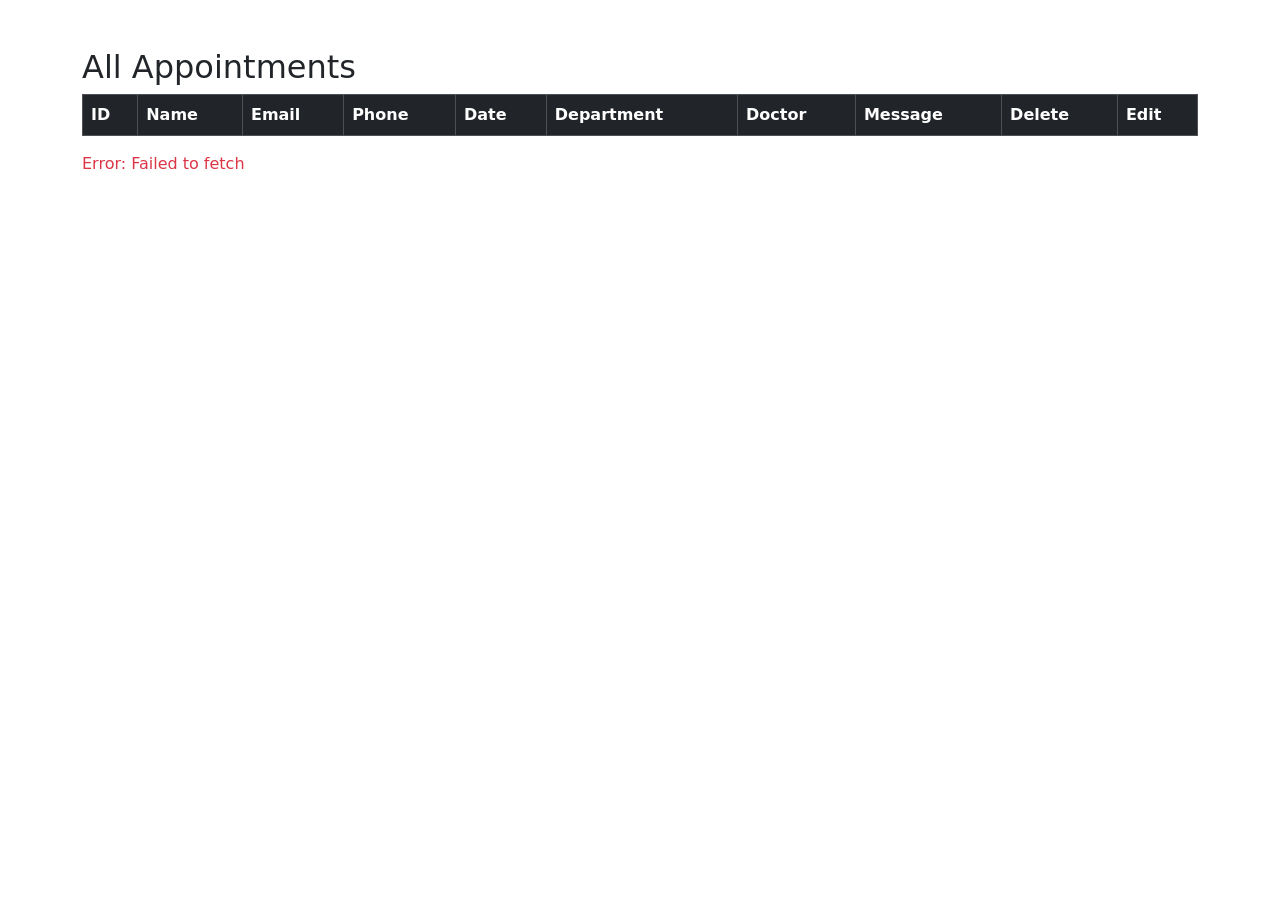
<file: appointments.html>
<!DOCTYPE html>
<html lang="en">
<head>
  <meta charset="UTF-8">
  <title>Appointments List</title>
  <link rel="stylesheet" href="https://cdn.jsdelivr.net/npm/bootstrap@5.3.0/dist/css/bootstrap.min.css">
</head>
<body>
  <div class="container mt-5">
    <h2>All Appointments</h2>
    <table class="table table-bordered" id="appointmentsTable">
      <thead class="table-dark">
        <tr>
          <th>ID</th>
          <th>Name</th>
          <th>Email</th>
          <th>Phone</th>
          <th>Date</th>
          <th>Department</th>
          <th>Doctor</th>
          <th>Message</th>
          <th>Delete</th>
          <th>Edit</th>
        </tr>
      </thead>
      <tbody></tbody>
    </table>
    <div id="error" class="text-danger mt-3"></div>
  </div>


  
 <script>
  // Fetch and display appointments
  async function fetchAppointments() {
    try {
      const response = await fetch('http://localhost:5000/api/appointments');
      const result = await response.json();

      const tableBody = document.querySelector('#appointmentsTable tbody');
      tableBody.innerHTML = ''; // Clear existing rows

      if (result.success && result.data.length > 0) {
        result.data.forEach(appointment => {
          const row = document.createElement('tr');
          row.innerHTML = `
            <td>${appointment.id}</td>
            <td>${appointment.name}</td>
            <td>${appointment.email}</td>
            <td>${appointment.phone}</td>
            <td>${new Date(appointment.date).toLocaleString()}</td>
            <td>${appointment.department}</td>
            <td>${appointment.doctor}</td>
            <td>${appointment.message || ''}</td>
            <td>
              <button class="btn btn-danger btn-sm" onclick="deleteAppointment(${appointment.id})">Delete</button>
            </td>
            <td>
             <a href="APIUPDATE.html?id=${appointment.id}" class="btn btn-primary btn-sm">Edit</a>
            </td>
          `;
          tableBody.appendChild(row);
        });
      } else {
        document.getElementById('error').textContent = "No appointments found.";
      }
    } catch (error) {
      console.error('Error fetching appointments:', error);
      document.getElementById('error').textContent = `Error: ${error.message}`;
    }
  }

  // Delete an appointment by ID
  async function deleteAppointment(id) {
    if (confirm("Are you sure you want to delete this appointment?")) {
      try {
        const response = await fetch(`http://localhost:5000/api/appointments/${id}`, {
          method: 'DELETE'
        });
        const result = await response.json();
        if (response.ok) {
          alert("Appointment deleted successfully");
          fetchAppointments(); // refresh table
        } else {
          alert(`Delete failed: ${result.error}`);
        }
      } catch (error) {
        alert(`Error deleting appointment: ${error.message}`);
      }
    }
  }

  // Load appointments on page load
  window.onload = fetchAppointments;
</script>




</body>
</html>
</file>
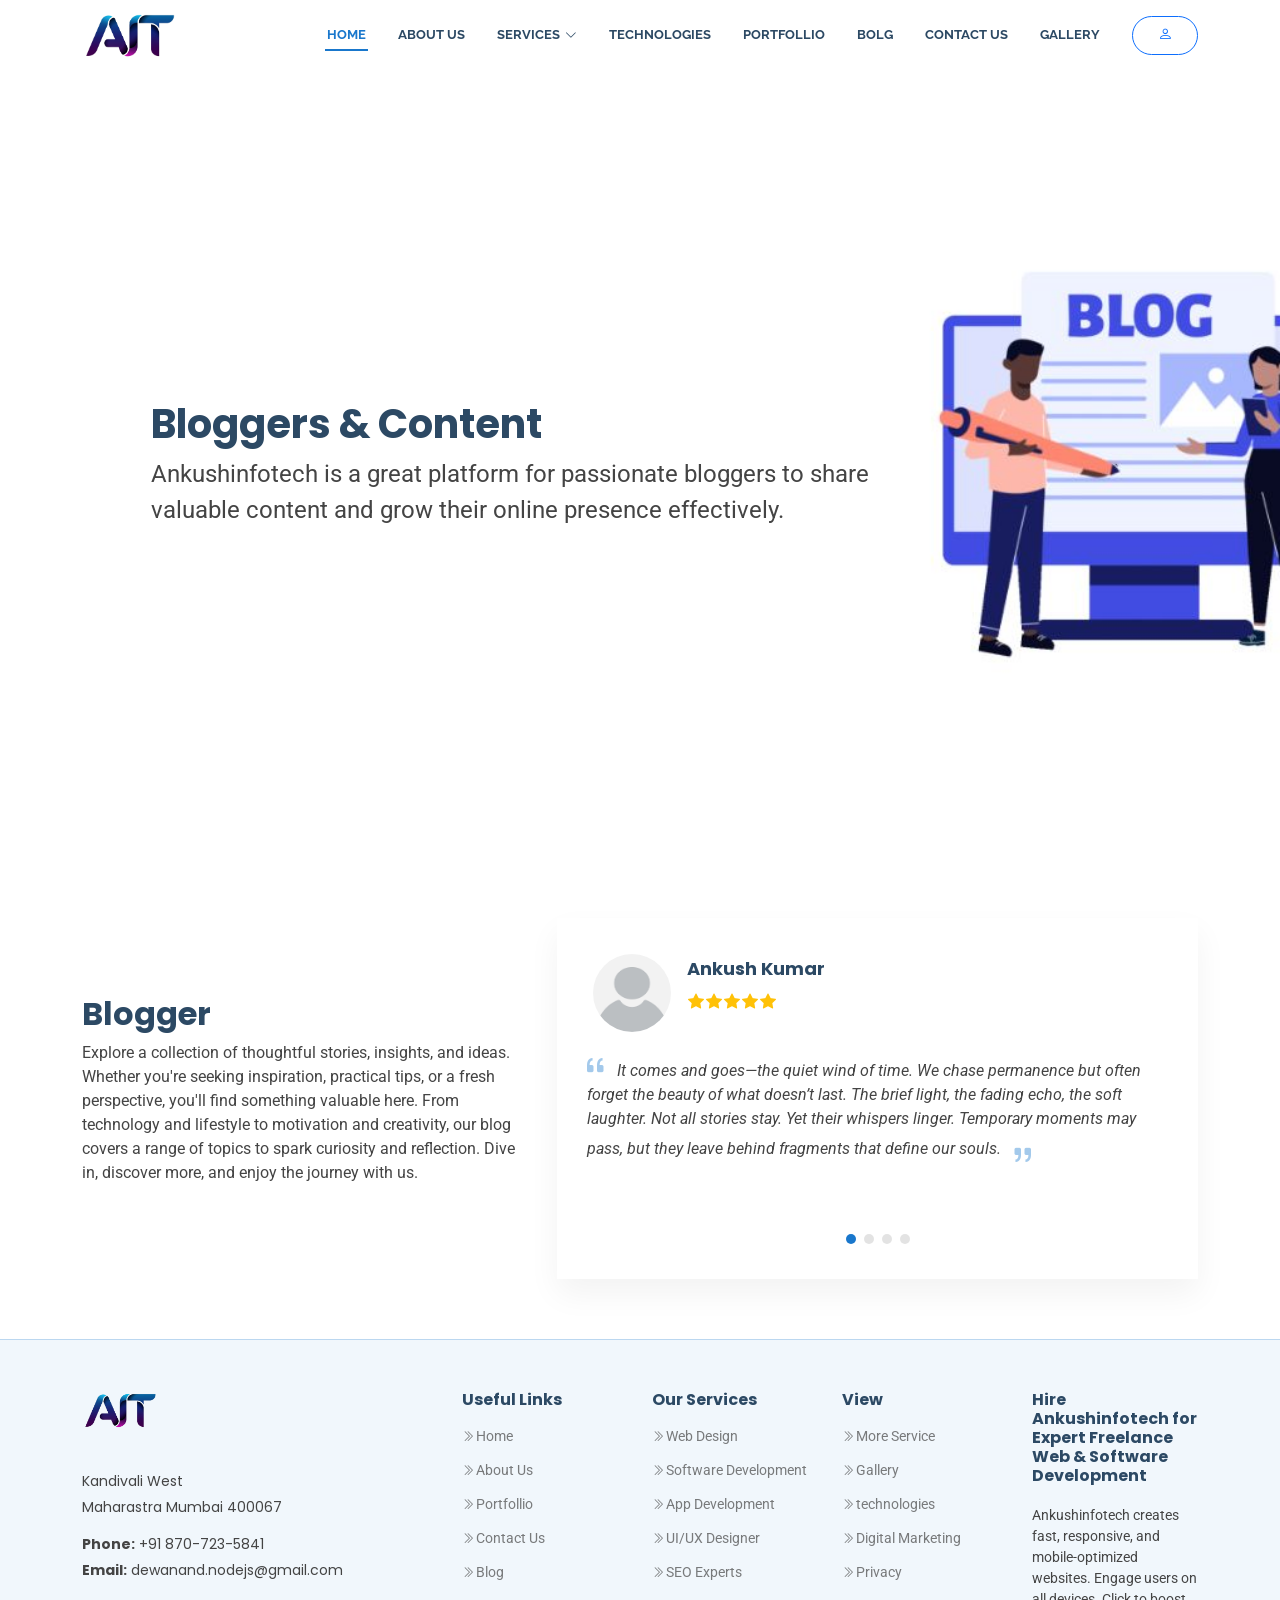
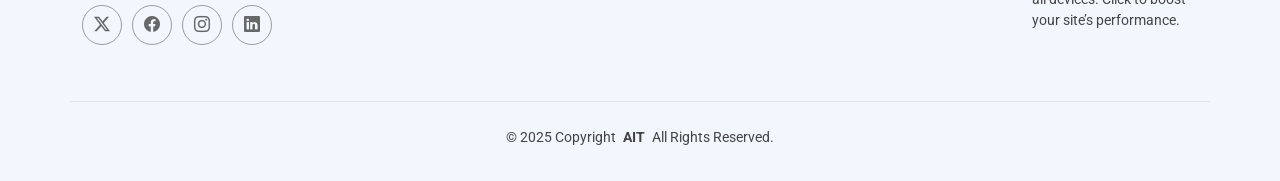
<file: blog.html>
<!DOCTYPE html>
<html lang="en">

<head>
  <meta charset="utf-8">
  <meta name="viewport" content="width=device-width, initial-scale=1.0">
  <!-- Explicitly tell search engines to index this page and follow its links. Crucial for visibility. -->
  <meta name="robots" content="index, follow">

  <!-- Title: Specific to AnkushInfotech's blog/content hub, mentioning key topics. -->
  <title>AnkushInfotech Blog | Web Design, Software Development & SEO Insights</title>

  <!-- IMPORTANT: Description is now tailored for a blog/content hub, inviting readers to explore. -->
  <meta name="description"
    content="Explore the AnkushInfotech blog for expert articles and insights on web design trends, software development best practices, powerful SEO strategies, digital marketing tips, and more.">

  <!-- Keywords: Relevant terms for a blog, content marketing, and your core services. -->
  <meta name="keywords"
    content="AnkushInfotech blog, web design articles, software development insights, SEO tips, digital marketing blog, content creation, freelance tech blog, industry trends, web development tutorials, Mumbai IT blog">

  <!-- Canonical Tag: This MUST point ONLY to the preferred URL of *THIS* page (the blog index). -->
  <link rel="canonical" href="https://www.ankushinfotech.com/blog.html">
  <!-- Example: If your blog index page is at 'https://www.ankushinfotech.com/blog.html', use that URL. -->

  <!-- Favicons -->
  <link href="assets/img/AIT.png" rel="icon">
  <!-- If you have an Apple Touch Icon, ensure the path is correct and uncomment. -->
  <!-- <link href="assets/img/apple-touch-icon.png" rel="apple-touch-icon"> -->

  <!-- Open Graph (OG) Tags: For rich previews when shared on Facebook, LinkedIn, WhatsApp, etc. -->
  <meta property="og:title" content="AnkushInfotech Blog | Web Design, Software & SEO Insights">
  <meta property="og:description"
    content="Explore the AnkushInfotech blog for expert articles and insights on web design trends, software development best practices, powerful SEO strategies, digital marketing tips, and more.">
  <meta property="og:type" content="blog"> <!-- Use 'blog' or 'website' for a blog index page -->
  <meta property="og:url" content="https://www.ankushinfotech.com/blog.html">
  <!-- OG Image: IMPORTANT! Replace with a full, absolute URL to a high-quality, compelling image (e.g., 1200x630px)
       that visually represents your blog/content (e.g., a blog graphic, a laptop with articles, or a general tech image). -->
  <meta property="og:image" content="https://www.ankushinfotech.com/assets/img/blog-social-share.jpg">
  <meta property="og:image:width" content="1200">
  <meta property="og:image:height" content="630">
  <meta property="og:locale" content="en_IN"> <!-- Recommended for targeting India -->

  <!-- Twitter Card Tags: For rich previews when shared on Twitter. -->
  <meta name="twitter:card" content="summary_large_image">
  <meta name="twitter:site" content="@AnkushInfoTech">
  <!-- IMPORTANT! Replace with your actual Twitter handle (e.g., @AnkushInfoTech) -->
  <meta name="twitter:title" content="AnkushInfotech Blog | Web Design, Software & SEO Insights">
  <meta name="twitter:description"
    content="Explore AnkushInfotech's blog for expert articles on web design, software development, SEO strategies, and digital marketing tips.">
  <meta name="twitter:image" content="https://www.ankushinfotech.com/assets/img/blog-social-share.jpg">
  <!-- Use the same high-quality image as your OG image. -->

  <!-- Structured Data (JSON-LD) for Blog: Helps search engines understand this is a blog index
       and can potentially show rich results for individual blog posts listed here. -->
  <script type="application/ld+json">
  {
    "@context": "https://schema.org",
    "@type": "Blog", // Or "CollectionPage" if it's more of a general content hub
    "name": "AnkushInfotech Blog",
    "description": "Expert articles and insights on web design, software development, SEO, and digital marketing from AnkushInfotech.",
    "url": "https://www.ankushinfotech.com/blog.html",
    "publisher": {
      "@type": "Organization",
      "name": "AnkushInfotech",
      "url": "https://www.ankushinfotech.com",
      "logo": {
        "@type": "ImageObject",
        "url": "https://www.ankushinfotech.com/assets/img/AIT.png" // Your organization's logo
      }
    },
    // IMPORTANT: Include a list of your most recent or important blog posts here.
    // This helps Google understand the content of your blog and can lead to rich results.
    "blogPost": [
      {
        "@type": "BlogPosting",
        "headline": "Mastering Responsive Web Design: A Freelancer's Guide", // IMPORTANT: Replace with actual blog post title
        "url": "https://www.ankushinfotech.com/blog/responsive-web-design-guide.html", // IMPORTANT: Replace with actual blog post URL
        "image": "https://www.ankushinfotech.com/assets/img/blog/responsive-design-thumb.jpg", // IMPORTANT: Replace with actual image for this post
        "datePublished": "2025-07-20T10:00:00+05:30", // IMPORTANT: Replace with actual publication date (ISO 8601 format)
        "dateModified": "2025-07-24T14:30:00+05:30", // IMPORTANT: Replace with actual last modified date
        "author": {
          "@type": "Person",
          "name": "Ankush Sharma" // IMPORTANT: Replace with actual author name
        },
        "description": "Learn the essential principles and techniques for creating responsive websites that look great on any device, from desktops to smartphones." // IMPORTANT: Replace with actual post description
      },
      {
        "@type": "BlogPosting",
        "headline": "Top SEO Strategies for Freelancers in 2025",
        "url": "https://www.ankushinfotech.com/blog/seo-strategies-freelancers-2025.html",
        "image": "https://www.ankushinfotech.com/assets/img/blog/seo-strategies-thumb.jpg",
        "datePublished": "2025-07-15T09:00:00+05:30",
        "dateModified": "2025-07-18T11:00:00+05:30",
        "author": {
          "@type": "Person",
          "name": "Ankush Sharma"
        },
        "description": "Boost your online visibility and attract more clients with these proven SEO strategies tailored for freelance professionals."
      }
      // Add more "BlogPosting" entries for your recent/important articles here.
      // Ensure each entry has unique and accurate data.
    ]
  }
  </script>

  <!-- Optional: Specify the primary language of the document. -->
  <meta http-equiv="Content-Language" content="en">

  <!-- Optional: Generator tag (can be removed if not desired) -->
  <meta name="generator" content="AnkushInfotech (Custom Development)">

  <!-- Optional: Define a theme color for mobile browser address bars. -->
  <meta name="theme-color" content="#306EE0"> <!-- Consistent with other pages -->

  <!-- Fonts: Preconnect hints for faster font loading. -->
  <link href="https://fonts.googleapis.com" rel="preconnect">
  <link href="https://fonts.gstatic.com" rel="preconnect" crossorigin>
  <!-- Consolidate font imports for efficiency -->
  <link
    href="https://fonts.googleapis.com/css2?family=Roboto:wght@100;300;400;500;700;900&family=Poppins:wght@100;200;300;400;500;600;700;800;900&family=Raleway:wght@100;200;300;400;500;600;700;800;900&display=swap"
    rel="stylesheet">

  <!-- Vendor CSS Files -->
  <link href="assets/vendor/bootstrap/css/bootstrap.min.css" rel="stylesheet">
  <link href="assets/vendor/bootstrap-icons/bootstrap-icons.css" rel="stylesheet">
  <link href="assets/vendor/aos/aos.css" rel="stylesheet">
  <link href="assets/vendor/fontawesome-free/css/all.min.css" rel="stylesheet">
  <link href="assets/vendor/glightbox/css/glightbox.min.css" rel="stylesheet">
  <link href="assets/vendor/swiper/swiper-bundle.min.css" rel="stylesheet">

  <!-- Main CSS File -->
  <link href="assets/css/main.css" rel="stylesheet">

</head>


<body class="index-page">
  <!------------------------- Header Section --------------------->
  <header id="header" class="header sticky-top">
    <div class="branding d-flex align-items-center">

      <div class="container position-relative d-flex align-items-center justify-content-between">
        <a href="index.html" class="logo d-flex align-items-center me-auto">
          <h1 class="sitename"><img src="assets/img/AIT.png"></h1>
        </a>
        <nav id="navmenu" class="navmenu">
          <ul>
            <li><a href="index.html" class="active">Home<br></a></li>
            <li><a href="about.html">About Us</a></li>
            <!------------------------- Software services Place DropWown---------------------------------->
            <li class="dropdown"><a href="services.html"><span>services</span> <i
                  class="bi bi-chevron-down toggle-dropdown"></i></a>
              <ul>
                <li><a href="hirewebsite.html">Hire Website Developer</a></li>
                <li><a href="hireuiuxdeve.html">Hire UI/UX Designer</a></li>
                <li><a href="hiresoftwarede.html">Hire Software Developer</a></li>
                <li><a href="hireappdeve.html">Hire Mobile App Developer</a></li>
                <li><a href="hireseo.html">Hire SEO Experts</a></li>
                <li><a href="digitalmarket.html">Hire Digital Marketing</a></li>
                <!-- <li class="dropdown"><a href="#"><span>Deep Dropdown</span> <i
                      class="bi bi-chevron-down toggle-dropdown"></i></a>
                  <ul>
                    <li><a href="blog.html">Blogger</a></li>
                    <li><a href="login.html">Login In</a></li>
                    <li><a href="indivisualuser.html">Indivisual</a></li>
                    <li><a href="Userlist/bloggersuer.html">Blogger Table</a></li>
                    <li><a href="contact.html">Contact</a></li>
                  </ul>
                </li> -->
                <li><a href="services.html">More Service</a></li>
              </ul>
            </li>
            <!------------------------- Marcket Place DropWown---------------------------------->
            <!-- <li class="dropdown"><a href="#"><span>Marcketplace</span> <i
                  class="bi bi-chevron-down toggle-dropdown"></i></a>
              <ul>
                <li><a href="#">Hire SEO Experts</a></li>
                <li><a href="services.html">Services</a></li>
                <li class="dropdown"><a href="#"><span>Deep Dropdown</span> <i
                      class="bi bi-chevron-down toggle-dropdown"></i></a>
                  <ul>
                    <li><a href="blog.html">Blogger</a></li>
                    <li><a href="login.html">Login In</a></li>
                    <li><a href="indivisualuser.html">Indivisual</a></li>
                    <li><a href="Userlist/bloggersuer.html">Blogger Table</a></li>
                    <li><a href="contact.html">Contact</a></li>
                  </ul>
                </li>               
                <li><a href="#">Dropdown 3</a></li>
                <li><a href="#">Dropdown 4</a></li>
              </ul>
            </li> -->
            <li><a href="database.html">technologies</a></li>
            <li><a href="portfollio.html">Portfollio</a></li>
            <li><a href="blog.html">Bolg</a></li>
            <li><a href="contact.html">Contact Us</a></li>
            <li><a href="gallery.html">Gallery</a></li>

          </ul>
          <i class="mobile-nav-toggle d-xl-none bi bi-list"></i>
        </nav>

        <a class="cta-btn d-none d-sm-block btn btn-outline-primary" href="login.html"><i class="bi bi-person"></i></a>

      </div>

    </div>

  </header>



  <main class="main">

    <!------------------------------ Top Image Section ---------------------------->
    <section id="hero" class="hero section light-background">

      <img src="assets/img/blogers.jpg" alt="Top Best Blogger Platform for SEO and Content Writing in 2025">
      data-aos="fade-in">

      <div class="container position-relative">

        <div class="welcome position-relative" data-aos="fade-down" data-aos-delay="100">
          <h1>Bloggers & Content</h1>
          <p>Ankushinfotech is a great platform for passionate bloggers
            to share<br /> valuable content and grow their online presence effectively.</p>
        </div><!-- End Welcome -->



      </div>

    </section><!-- /Hero Section -->


    <!-------------------------- Testimonials Section --------------------->

    <section id="testimonials" class="testimonials section">

      <div class="container">

        <div class="row align-items-center">

          <div class="col-lg-5 info" data-aos="fade-up" data-aos-delay="100">
            <h3>Blogger</h3>
            <p>
              Explore a collection of thoughtful stories, insights, and ideas. Whether you're seeking
               inspiration, practical tips, or a fresh perspective, you'll find something valuable
                here. From technology and lifestyle to motivation and creativity, our blog covers 
                a range of topics to spark curiosity and reflection. Dive in, discover more, and 
                enjoy the journey with us.
            </p>
          </div>

          <div class="col-lg-7" data-aos="fade-up" data-aos-delay="200">

            <div class="swiper init-swiper">
              <script type="application/json" class="swiper-config">
                {
                  "loop": true,
                  "speed": 600,
                  "autoplay": {
                    "delay": 5000
                  },
                  "slidesPerView": "auto",
                  "pagination": {
                    "el": ".swiper-pagination",
                    "type": "bullets",
                    "clickable": true
                  }
                }
              </script>
              <div class="swiper-wrapper">

                <div class="swiper-slide">
                  <div class="testimonial-item">
                    <div class="d-flex">
                      <img src="assets/img/testimonials/Unknown.jpg" class="testimonial-img flex-shrink-0" alt="">
                      <div>
                        <h3>Ankush Kumar</h3>
                        <!-- <h4>SEO</h4> -->
                        <div class="stars">
                          <i class="bi bi-star-fill"></i><i class="bi bi-star-fill"></i><i
                            class="bi bi-star-fill"></i><i class="bi bi-star-fill"></i><i class="bi bi-star-fill"></i>
                        </div>
                      </div>
                    </div>
                    <p>
                      <i class="bi bi-quote quote-icon-left"></i>
                      <span>It comes and goes—the quiet wind of time. We chase permanence but often forget the beauty
                        of what doesn’t last. The brief light, the fading echo, the soft laughter. Not all
                        stories stay. Yet their whispers linger. Temporary moments may pass, but they leave
                        behind fragments that define our souls.</span>
                      <i class="bi bi-quote quote-icon-right"></i>
                    </p>
                  </div>
                </div>

                <div class="swiper-slide">
                  <div class="testimonial-item">
                    <div class="d-flex">
                      <img src="assets/img/testimonials/Unknown.jpg" class="testimonial-img flex-shrink-0" alt="">
                      <div>
                        <h3>Rahul Kumar</h3>
                        <!-- <h4>Designer</h4> -->
                        <div class="stars">
                          <i class="bi bi-star-fill"></i><i class="bi bi-star-fill"></i><i
                            class="bi bi-star-fill"></i><i class="bi bi-star-fill"></i><i class="bi bi-star-fill"></i>
                        </div>
                      </div>
                    </div>
                    <p>
                      <i class="bi bi-quote quote-icon-left"></i>
                      <span>Sometimes, we must embrace the temporary—those moments that pass quickly yet
                        leave an impression. Even in stillness, we find clarity. Though challenges may
                        feel like burdens, they often carry purpose. Let yourself pause, reflect, and breathe.
                        In fleeting time, we often uncover the most lasting truths. After all, not everything lasting
                        begins with permanence.</span>
                      <i class="bi bi-quote quote-icon-right"></i>
                    </p>
                  </div>
                </div>

                <div class="swiper-slide">
                  <div class="testimonial-item">
                    <div class="d-flex">
                      <img src="assets/img/testimonials/Unknown.jpg" class="testimonial-img flex-shrink-0" alt="">
                      <div>
                        <h3>mohan</h3>
                        <!-- <h4>Store Owner</h4> -->
                        <div class="stars">
                          <i class="bi bi-star-fill"></i><i class="bi bi-star-fill"></i><i
                            class="bi bi-star-fill"></i><i class="bi bi-star-half"></i>
                        </div>
                      </div>
                    </div>
                    <p>
                      <i class="bi bi-quote quote-icon-left"></i>
                      <span>Life moves fast. Some moments seem unimportant—but they shape who we become.
                        Even hardships have lessons hidden within. Learn to welcome the discomfort, because
                        growth often wears a disguise. When we reflect on fleeting experiences, we realize
                        their deep meaning. The temporary
                        can teach us what permanence never could.</span>
                      <i class="bi bi-quote quote-icon-right"></i>
                    </p>
                  </div>
                </div>

                <div class="swiper-slide">
                  <div class="testimonial-item">
                    <div class="d-flex">
                      <img src="assets/img/testimonials/Unknown.jpg" class="testimonial-img flex-shrink-0" alt="">
                      <div>
                        <h3>Pankaj Kumar</h3>
                        <!-- <h4>Freelancer</h4> -->
                        <div class="stars">
                          <i class="bi bi-star-fill"></i><i class="bi bi-star-fill"></i><i
                            class="bi bi-star-fill"></i><i class="bi bi-star-half"></i>
                        </div>
                      </div>
                    </div>
                    <p>
                      <i class="bi bi-quote quote-icon-left"></i>
                      <span>Not everything needs to last forever to be meaningful. A sunny afternoon, a walk with a
                        friend,
                        a deep breath—these are the things we overlook. Life isn’t about constant achievement,
                        but appreciation. Even brief moments of peace matter. Slow down, savor the little things,
                        and you'll find joy hiding in plain sight.</span>
                      <i class="bi bi-quote quote-icon-right"></i>
                    </p>
                  </div>
                </div>

              </div>
              <div class="swiper-pagination"></div>
            </div>

          </div>

        </div>

      </div>

    </section>

    <!-- /Testimonials Section -->


  </main>

  <footer id="footer" class="footer light-background">
    <div class="container footer-top">
      <div class="row gy-4">
        <div class="col-lg-4 col-md-6 footer-about">
          <a href="index.html" class="logo d-flex align-items-center">
            <span class="sitename"><img src="assets/img/AIT.png"
                alt="Commercial, Work with top freelance software developers at Ankushinfotech. High-quality coding and secure applications delivered on time. Contact now,Discover how Ankushinfotech delivers top-tier freelance web development services. Get quality work, timely delivery, and scalable solutions today."></span>
          </a>
          <div class="footer-contact pt-3">
            <p>Kandivali West</p>
            <p>Maharastra Mumbai 400067</p>
            <p class="mt-3"><strong>Phone:</strong> <span>+91 870-723-5841</span></p>
            <p><strong>Email:</strong> <span>dewanand.nodejs@gmail.com</span></p>
          </div>
          <div class="social-links d-flex mt-4">
            <a href=""><i class="bi bi-twitter-x"></i></a>
            <a href=""><i class="bi bi-facebook"></i></a>
            <a href=""><i class="bi bi-instagram"></i></a>
            <a href=""><i class="bi bi-linkedin"></i></a>
          </div>
        </div>

        <div class="col-lg-2 col-md-3 footer-links">
          <h4>Useful Links</h4>
          <ul>
            <li><a href="index.html"><i class="bi bi-chevron-double-right"></i>Home</a></li>
            <li><a href="about.html"><i class="bi bi-chevron-double-right"></i>About Us</a></li>
            <li><a href="portfollio.html"><i class="bi bi-chevron-double-right"></i>Portfollio</a></li>
            <li><a href="contact.html"><i class="bi bi-chevron-double-right"></i>Contact Us</a></li>
            <li><a href="blog.html"><i class="bi bi-chevron-double-right"></i>Blog</a></li>
          </ul>
        </div>

        <div class="col-lg-2 col-md-3 footer-links">
          <h4>Our Services</h4>
          <ul>
            <li><a href="hirewebsite.html"><i class="bi bi-chevron-double-right"></i>Web Design</a></li>
            <li><a href="hiresoftwarede.html"><i class="bi bi-chevron-double-right"></i>Software Development</a></li>
            <li><a href="hireappdeve.html"><i class="bi bi-chevron-double-right"></i>App Development</a></li>
            <li><a href="hireuiuxdeve.html"><i class="bi bi-chevron-double-right"></i>UI/UX Designer</a></li>
            <li><a href="hireseo.html"><i class="bi bi-chevron-double-right"></i>SEO Experts</a></li>
          </ul>
        </div>

        <div class="col-lg-2 col-md-3 footer-links">
          <h4>View</h4>
          <ul>
            <li><a href="services.html"><i class="bi bi-chevron-double-right"></i>More Service</a></li>
            <li><a href="gallery.html"><i class="bi bi-chevron-double-right"></i>Gallery</a></li>
            <li><a href="database.html"><i class="bi bi-chevron-double-right"></i>technologies</a></li>
            <li><a href="digitalmarket.html"><i class="bi bi-chevron-double-right"></i>Digital Marketing</a></li>
            <li><a href="#"><i class="bi bi-chevron-double-right"></i>Privacy</a></li>
          </ul>
        </div>

        <div class="col-lg-2 col-md-3 footer-links">
          <h4>Hire Ankushinfotech for Expert Freelance Web & Software Development</h4>
          <p>Ankushinfotech creates fast, responsive, and mobile-optimized websites. Engage users on all devices. Click
            to boost your site’s performance.</p>
          <!-- <ul>
            <li><a href="#"><i class="bi bi-chevron-double-right"></i>Ipsam</a></li>
            <li><a href="#"><i class="bi bi-chevron-double-right"></i>Laudantium dolorum</a></li>
            <li><a href="#"><i class="bi bi-chevron-double-right"></i>Dinera</a></li>
            <li><a href="#"><i class="bi bi-chevron-double-right"></i>Trodelas</a></li>
            <li><a href="#"><i class="bi bi-chevron-double-right"></i>Flexo</a></li>
          </ul> -->
        </div>

      </div>
    </div>

    <div class="container copyright text-center mt-4">
      <p>© 2025 <span>Copyright</span> <strong class="px-1 sitename">AIT</strong> <span>All Rights
          Reserved.</span>
      </p>
      <div class="credits">
      </div>
    </div>
  </footer>

  <!-- Scroll Top -->
  <a href="#" id="scroll-top" class="scroll-top d-flex align-items-center justify-content-center"
    style="border-radius: 100%;"><i class="bi bi-arrow-up-short"></i></a>

  <!-- Preloader -->
  <div id="preloader"></div>


  <!-- Java Script Image get method -->
  <!-- <script>
  document.addEventListener('DOMContentLoaded', function () {
    fetch('http://localhost:5000/api/users')
      .then(res => res.json())
      .then(users => {
        const container = document.getElementById('testimonials-container');

        users.forEach(user => {
          const imageFileName = user.image ? user.image.split('/').pop() : null;

          const imageUrl = imageFileName
            ? `http://localhost:5000/uploads/${imageFileName}`
            : 'assets/img/default.jpg';

          const slide = document.createElement('div');
          slide.className = 'swiper-slide';

          slide.innerHTML = `
            <div class="testimonial-item">
              <div class="d-flex">
                <img src="${imageUrl}" class="testimonial-img flex-shrink-0" alt="User Image">
                <div>
                  <h3>${user.email}</h3>
                  <h4>${user.phone}</h4>
                  <div class="stars">
                    <i class="bi bi-star-fill"></i><i class="bi bi-star-fill"></i>
                    <i class="bi bi-star-fill"></i><i class="bi bi-star-fill"></i>
                    <i class="bi bi-star-fill"></i>
                  </div>
                </div>
              </div>
              <p>
                <i class="bi bi-quote quote-icon-left"></i>
                <span>This is a sample testimonial for ${user.email}.</span>
                <i class="bi bi-quote quote-icon-right"></i>
              </p>
            </div>
          `;

          container.appendChild(slide);
        });
      })
      .catch(err => {
        console.error('Error fetching users:', err);
      });
  });
</script> -->




  <!-- Vendor JS Files -->
  <script src="assets/vendor/bootstrap/js/bootstrap.bundle.min.js"></script>
  <script src="assets/vendor/php-email-form/validate.js"></script>
  <script src="assets/vendor/aos/aos.js"></script>
  <script src="assets/vendor/glightbox/js/glightbox.min.js"></script>
  <script src="assets/vendor/purecounter/purecounter_vanilla.js"></script>
  <script src="assets/vendor/swiper/swiper-bundle.min.js"></script>

  <!-- Main JS File -->
  <script src="assets/js/main.js"></script>

</body>

</html>
</file>
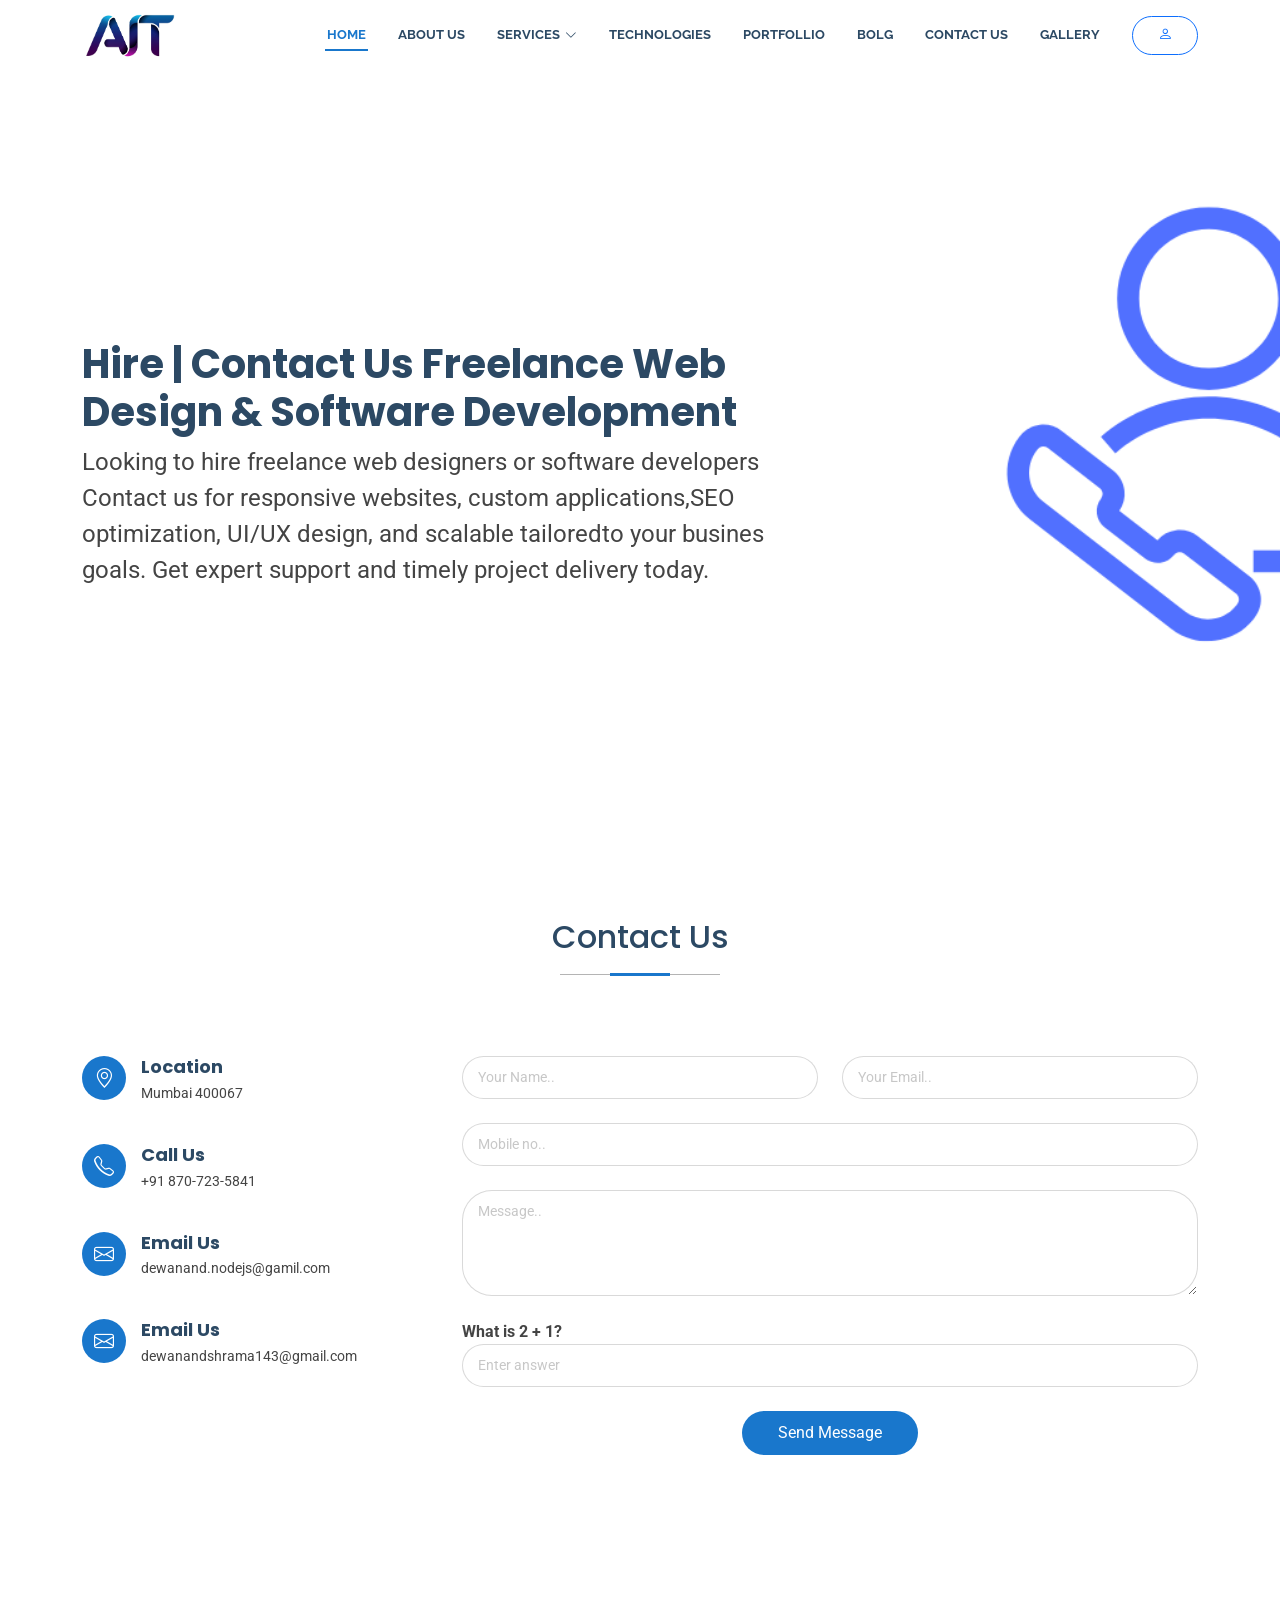
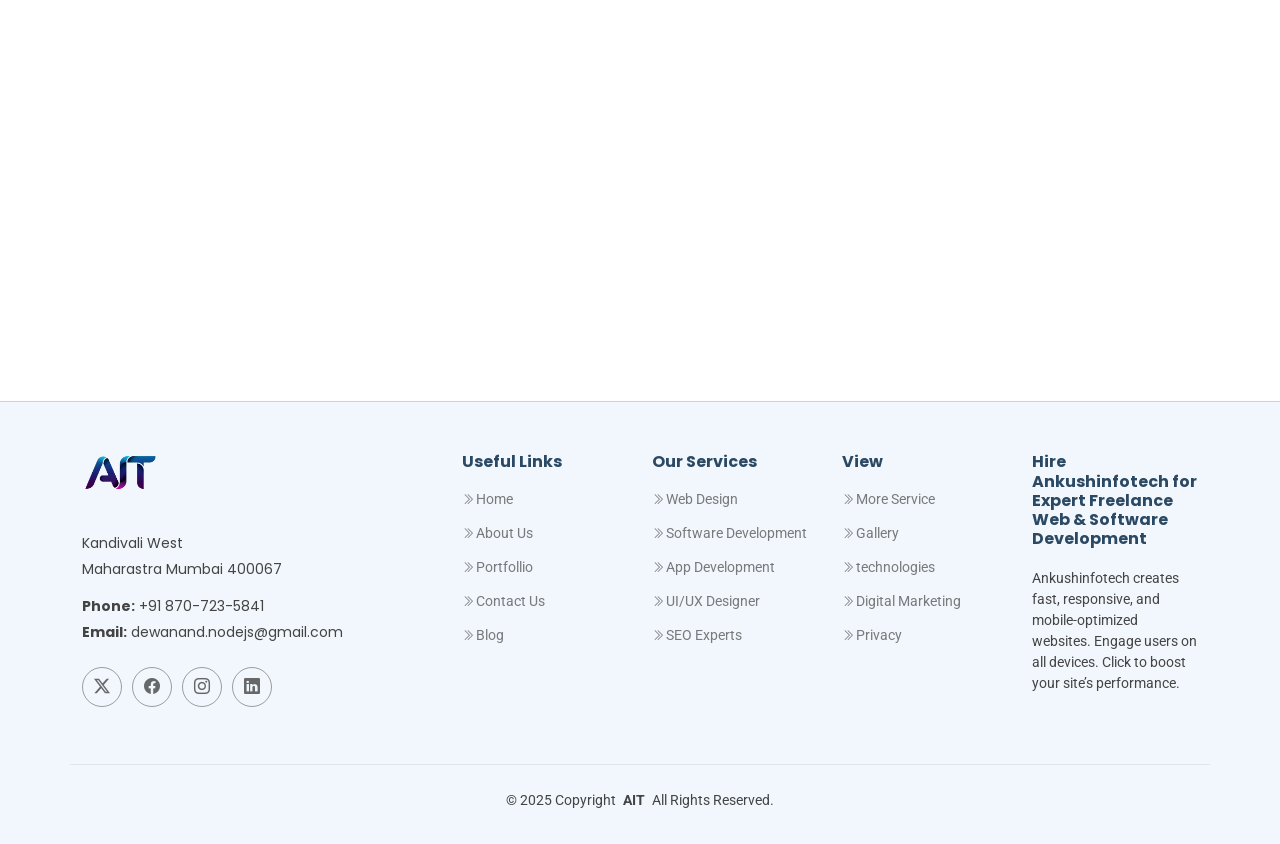
<file: contact.html>
<!DOCTYPE html>
<html lang="en">
  
<head>
  <meta charset="utf-8">
  <meta name="viewport" content="width=device-width, initial-scale=1.0">
  <meta name="robots" content="index, follow"> <!-- Explicitly tells search engines to index this page and follow links. -->

  <!-- Title: More specific to AnkushInfotech and contact purpose -->
  <title>Contact AnkushInfotech | Freelance Web Design & Software Development in Mumbai, Uttar Pradesh, India</title>

  <!-- IMPORTANT: Description is now specific to contacting the business -->
  <meta name="description" content="Get in touch with AnkushInfotech for freelance web design, app development, SEO, and custom software solutions in Mumbai, Uttar Pradesh, and across India. Request a quote or discuss your project.">

  <!-- Keywords: Expanded for contact and service-specific terms -->
  <meta name="keywords" content="contact AnkushInfotech, AnkushInfotech phone, AnkushInfotech email, freelance web design contact, app development inquiry, SEO services contact, custom software solutions quote, IT services India contact, freelance developer contact Mumbai, web design services India">

  <!-- Canonical Tag: Points ONLY to the preferred URL of *THIS* page -->
  <link rel="canonical" href="https://www.ankushinfotech.com/contact.html">

  <!-- Favicons: IMPORTANT! Uncommented and active. -->
  <link href="assets/img/AIT.png" rel="icon">
  <!-- If you have a dedicated apple-touch-icon, ensure the path is correct and uncomment. -->
  <!-- <link href="assets/img/apple-touch-icon.png" rel="apple-touch-icon"> -->

  <!-- Open Graph (OG) Tags: For rich previews on Facebook, LinkedIn, WhatsApp, etc. -->
  <meta property="og:title" content="Contact AnkushInfotech | Freelance Web Design & Software Development">
  <meta property="og:description" content="Get in touch with AnkushInfotech for freelance web design, app development, SEO, and custom software solutions in India. Request a quote or discuss your project.">
  <meta property="og:type" content="website">
  <meta property="og:url" content="https://www.ankushinfotech.com/contact.html">
  <!-- OG Image: IMPORTANT! Replace with a full, absolute URL to a high-quality image (e.g., 1200x630px)
       that visually represents contacting your business (e.g., a contact form graphic, team photo, or logo). -->
  <meta property="og:image" content="https://www.ankushinfotech.com/assets/img/contact-us-social-share.jpg">
  <meta property="og:image:width" content="1200">
  <meta property="og:image:height" content="630">
  <meta property="og:locale" content="en_IN"> <!-- Recommended for targeting India -->

  <!-- Twitter Card Tags: For rich previews on Twitter. -->
  <meta name="twitter:card" content="summary_large_image">
  <!-- Twitter Site: IMPORTANT! Replace with your actual Twitter handle (e.g., @AnkushInfoTech) -->
  <meta name="twitter:site" content="@AnkushInfoTech">
  <meta name="twitter:title" content="Contact AnkushInfotech | Freelance Web Design & Software Development">
  <meta name="twitter:description" content="Let’s talk! Get in touch with our freelance tech team in India for web design, app development, and software solutions.">
  <!-- Twitter Image: IMPORTANT! Replace with the same high-quality image as your OG image. -->
  <meta name="twitter:image" content="https://www.ankushinfotech.com/assets/img/contact-us-social-share.jpg">

  <!-- Structured Data (JSON-LD) for ContactPoint and Organization: Helps search engines understand your contact info -->
  <script type="application/ld+json">
  {
    "@context": "https://schema.org",
    "@type": "ContactPage",
    "url": "https://www.ankushinfotech.com/contact.html",
    "description": "Official contact page for AnkushInfotech, offering freelance web design, app development, SEO, and custom software solutions in India.",
    "contactPoint": {
      "@type": "ContactPoint",
      "telephone": "+91-8707235841", // IMPORTANT: Replace with your actual phone number
      "contactType": "customer service",
      "email": "dewanandshrama143@gmail.com", // IMPORTANT: Replace with your actual email
      "areaServed": ["IN", "Mumbai", "Maharashtra" "Uttar Pradesh", "Lucknow City", "Gorkhapur", "Deoria"], // Specify service areas
      "availableLanguage": ["en", "hi"] // English, Hindi
    },
    "mainEntityOfPage": {
      "@type": "WebPage",
      "@id": "https://www.ankushinfotech.com/contact.html"
    },
    "publisher": {
      "@type": "Organization",
      "name": "AnkushInfotech",
      "url": "https://www.ankushinfotech.com",
      "logo": {
        "@type": "ImageObject",
        "url": "https://www.ankushinfotech.com/assets/img/AIT.png" // Your organization's logo
      },
      "sameAs": [
        "https://twitter.com/AnkushInfoTech", // IMPORTANT: Replace with your actual Twitter URL
        "https://www.linkedin.com/company/your-company-linkedin-page/", // IMPORTANT: Replace with your actual LinkedIn URL
        "https://www.facebook.com/yourcompanypage/", // IMPORTANT: Replace with your actual Facebook URL
        "https://www.instagram.com/yourcompanypage/" // IMPORTANT: Replace with your actual Instagram URL
        // Add more relevant social media profiles here
      ],
      "address": {
        "@type": "PostalAddress",
        "streetAddress": "Azad Compound, 90 Feet Road, Rm. No. A-59, Shree Durga Seva Samiti, B/H Chandrika Hotel", // IMPORTANT: Provide your full street address here
        "addressLocality": "Kandivali West", // IMPORTANT: Refined locality for clarity
        "addressRegion": "Maharashtra",
        "postalCode": "400067",
        "addressCountry": "IN"
      }
    }
  }
  </script>

  <!-- Optional: Specify the primary language of the document. -->
  <meta http-equiv="Content-Language" content="en">

  <!-- Optional: Generator tag (can be removed if not desired) -->
  <meta name="generator" content="AnkushInfotech (Custom Development)">

  <!-- Optional: Define a theme color for mobile browser address bars. -->
  <meta name="theme-color" content="#306EE0"> <!-- Consistent with homepage, or choose a new one -->

  <!-- Fonts: Preconnect hints for faster font loading. -->
  <link href="https://fonts.googleapis.com" rel="preconnect">
  <link href="https://fonts.gstatic.com" rel="preconnect" crossorigin>
  <!-- Consolidate font imports if possible, or ensure only necessary weights are loaded -->
  <link href="https://fonts.googleapis.com/css2?family=Roboto:wght@100;300;400;500;700;900&family=Poppins:wght@100;200;300;400;500;600;700;800;900&family=Raleway:wght@100;200;300;400;500;600;700;800;900&display=swap" rel="stylesheet">

  <!-- Vendor CSS Files -->
  <link href="assets/vendor/bootstrap/css/bootstrap.min.css" rel="stylesheet">
  <link href="assets/vendor/bootstrap-icons/bootstrap-icons.css" rel="stylesheet">
  <link href="assets/vendor/aos/aos.css" rel="stylesheet">
  <link href="assets/vendor/fontawesome-free/css/all.min.css" rel="stylesheet">
  <link href="assets/vendor/glightbox/css/glightbox.min.css" rel="stylesheet">
  <link href="assets/vendor/swiper/swiper-bundle.min.css" rel="stylesheet">

  <!-- Main CSS File -->
  <link href="assets/css/main.css" rel="stylesheet">

</head>


<body class="index-page">

  <!------------------------- Header Section --------------------->
  <header id="header" class="header sticky-top">
    <div class="branding d-flex align-items-center">

      <div class="container position-relative d-flex align-items-center justify-content-between">
        <a href="index.html" class="logo d-flex align-items-center me-auto">
          <h1 class="sitename"><img src="assets/img/AIT.png"></h1>
        </a>
        <nav id="navmenu" class="navmenu">
          <ul>
            <li><a href="index.html" class="active">Home<br></a></li>
            <li><a href="about.html">About Us</a></li>
            <!------------------------- Software services Place DropWown---------------------------------->
            <li class="dropdown"><a href="services.html"><span>services</span> <i
                  class="bi bi-chevron-down toggle-dropdown"></i></a>
              <ul>
                <li><a href="hirewebsite.html">Hire Website Developer</a></li>
                <li><a href="hireuiuxdeve.html">Hire UI/UX Designer</a></li>
                <li><a href="hiresoftwarede.html">Hire Software Developer</a></li>
                <li><a href="hireappdeve.html">Hire Mobile App Developer</a></li>
                <li><a href="hireseo.html">Hire SEO Experts</a></li>
                <li><a href="digitalmarket.html">Hire Digital Marketing</a></li>
                <!-- <li class="dropdown"><a href="#"><span>Deep Dropdown</span> <i
                      class="bi bi-chevron-down toggle-dropdown"></i></a>
                  <ul>
                    <li><a href="blog.html">Blogger</a></li>
                    <li><a href="login.html">Login In</a></li>
                    <li><a href="indivisualuser.html">Indivisual</a></li>
                    <li><a href="Userlist/bloggersuer.html">Blogger Table</a></li>
                    <li><a href="contact.html">Contact</a></li>
                  </ul>
                </li> -->
                <li><a href="services.html">More Service</a></li>
              </ul>
            </li>
            <!------------------------- Marcket Place DropWown---------------------------------->
            <!-- <li class="dropdown"><a href="#"><span>Marcketplace</span> <i
                  class="bi bi-chevron-down toggle-dropdown"></i></a>
              <ul>
                <li><a href="#">Hire SEO Experts</a></li>
                <li><a href="services.html">Services</a></li>
                <li class="dropdown"><a href="#"><span>Deep Dropdown</span> <i
                      class="bi bi-chevron-down toggle-dropdown"></i></a>
                  <ul>
                    <li><a href="blog.html">Blogger</a></li>
                    <li><a href="login.html">Login In</a></li>
                    <li><a href="indivisualuser.html">Indivisual</a></li>
                    <li><a href="Userlist/bloggersuer.html">Blogger Table</a></li>
                    <li><a href="contact.html">Contact</a></li>
                  </ul>
                </li>               
                <li><a href="#">Dropdown 3</a></li>
                <li><a href="#">Dropdown 4</a></li>
              </ul>
            </li> -->
            <li><a href="database.html">technologies</a></li>
            <li><a href="portfollio.html">Portfollio</a></li>
            <li><a href="blog.html">Bolg</a></li>
            <li><a href="contact.html">Contact Us</a></li>
            <li><a href="gallery.html">Gallery</a></li>

          </ul>
          <i class="mobile-nav-toggle d-xl-none bi bi-list"></i>
        </nav>

        <a class="cta-btn d-none d-sm-block btn btn-outline-primary" href="login.html"><i class="bi bi-person"></i></a>

      </div>

    </div>

  </header>


  <main class="main">

    <!-- Hero Section -->
    <section id="hero" class="hero section light-background">

      <img src="assets/img/Contactus.png"
        alt="Hire expert freelancers for SEO, web design, software development, mobile apps, and UI/UX. Contact for fast, reliable, high-quality freelance services tailored to your business."
        data-aos="fade-in">

      <div class="container position-relative">

        <div class="welcome position-relative" data-aos="fade-down" data-aos-delay="100">
          <h1>Hire | Contact Us Freelance Web <br /> Design & Software Development</h1>
          <p>
            Looking to hire freelance web designers or software developers<br />
             Contact us for responsive websites, custom applications,SEO<br /> 
            optimization, UI/UX design, and scalable  tailoredto your busines<br />
            goals. Get expert support and timely project delivery today.
          </p>
        </div><!-- End Welcome -->
      </div>

    </section><!-- /Hero Section -->



    <!-- Contact Section -->
    <section id="contact" class="contact section">

      <!-- Section Title -->
      <div class="container section-title" data-aos="fade-up">
        <h2>Contact Us</h2>
        <!-- <p>Necessitatibus eius consequatur ex aliquid fuga eum quidem sint consectetur velit</p> -->
      </div><!-- End Section Title -->

      <div class="container" data-aos="fade-up" data-aos-delay="100">

        <div class="row gy-4">

          <div class="col-lg-4">
            <div class="info-item d-flex" data-aos="fade-up" data-aos-delay="300">
              <i class="bi bi-geo-alt flex-shrink-0"></i>
              <div>
                <h3>Location</h3>
                <p>Mumbai 400067</p>
              </div>
            </div><!-- End Info Item -->

            <div class="info-item d-flex" data-aos="fade-up" data-aos-delay="400">
              <i class="bi bi-telephone flex-shrink-0"></i>
              <div>
                <h3>Call Us</h3>
                <p>+91 870-723-5841</p>
              </div>
            </div><!-- End Info Item -->

            <div class="info-item d-flex" data-aos="fade-up" data-aos-delay="500">
              <i class="bi bi-envelope flex-shrink-0"></i>
              <div>
                <h3>Email Us</h3>
                <p>dewanand.nodejs@gamil.com</p>
              </div>
            </div><!-- End Info Item -->

            <div class="info-item d-flex" data-aos="fade-up" data-aos-delay="500">
              <i class="bi bi-envelope flex-shrink-0"></i>
              <div>
                <h3>Email Us</h3>
                <p>dewanandshrama143@gmail.com</p>
              </div>
            </div><!-- End Info Item -->

          </div>

          <div class="col-lg-8">
            <form id="contactdetails" class="php-email-form" data-aos="fade-up" data-aos-delay="200">
              <div class="row gy-4">
                <div class="col-md-6">
                  <input type="text" name="name" class="form-control" placeholder="Your Name.." required>
                </div>
                <div class="col-md-6">
                  <input type="email" name="email" class="form-control" placeholder="Your Email.." required>
                </div>
                <div class="col-md-12">
                  <input type="text" name="mobile" class="form-control" placeholder="Mobile no.." required>
                </div>
                <div class="col-md-12">
                  <textarea name="message" class="form-control" rows="4" placeholder="Message.." required></textarea>
                </div>
                <div class="col-md-12">
                  <label id="captcha-question" style="font-weight: bold;"></label>
                  <input type="text" id="captcha-answer" class="form-control" placeholder="Enter answer" required>
                </div>

                <div class="col-md-12 text-center">
                  <button type="submit" style="margin-bottom: 29px;">Send Message</button>
                </div>
              </div>
            </form>
          </div><!-- End Contact Form -->

        </div>

      </div>

      <div class="mb-0" data-aos="fade-up" data-aos-delay="200">
        <!-- Zoom Address -->
<!--         <iframe src="https://www.google.com/maps/embed?pb=!3m2!1sen!2sin!4v1752865183665!5m2!1sen!2sin!6m8!1m7!1shrKAyCDg2YyhYM7b1scamw!2m2!1d19.20349856528125!2d72.83141586328166!3f208.56581238372053!4f0.8563421126806219!5f0.7820865974627469" width="100%" height="600" style="border:0;" allowfullscreen="" loading="lazy" referrerpolicy="no-referrer-when-downgrade"></iframe>        -->

        <iframe src="https://www.google.com/maps/embed?pb=!1m18!1m12!1m3!1d3767.811378816489!2d72.82877527503076!3d19.203439082027636!2m3!1f0!2f0!3f0!3m2!1i1024!2i768!4f13.1!3m3!1m2!1s0x3be7b7213f6052d5%3A0xabe489a8a7074305!2sHOTEL%20CHANDRIKA!5e0!3m2!1sen!2sin!4v1755905212239!5m2!1sen!2sin" width="100%" height="450" style="border:0;" allowfullscreen="" loading="lazy" referrerpolicy="no-referrer-when-downgrade"></iframe>

        
<!--          <iframe src="https://www.google.com/maps/embed?pb=!1m18!1m12!1m3!1d15071.24551361935!2d72.8122957871582!3d19.203439099999997!2m3!1f0!2f0!3f0!3m2!1i1024!2i768!4f13.1!3m3!1m2!1s0x3be7b7213f6052d5%3A0xabe489a8a7074305!2sHOTEL%20CHANDRIKA!5e0!3m2!1sen!2sin!4v1752865703424!5m2!1sen!2sin" width="100%" height="450" style="border:0;" allowfullscreen="" loading="lazy" referrerpolicy="no-referrer-when-downgrade"></iframe>  -->
      </div><!-- End Google Maps -->


    </section><!-- /Contact Section -->

  </main>
  
  <footer id="footer" class="footer light-background">
    <div class="container footer-top">
      <div class="row gy-4">
        <div class="col-lg-4 col-md-6 footer-about">
          <a href="index.html" class="logo d-flex align-items-center">
            <span class="sitename"><img src="assets/img/AIT.png"
                alt="Commercial, Work with top freelance software developers at Ankushinfotech. High-quality coding and secure applications delivered on time. Contact now,Discover how Ankushinfotech delivers top-tier freelance web development services. Get quality work, timely delivery, and scalable solutions today."></span>
          </a>
          <div class="footer-contact pt-3">
            <p>Kandivali West</p>
            <p>Maharastra Mumbai 400067</p>
            <p class="mt-3"><strong>Phone:</strong> <span>+91 870-723-5841</span></p>
            <p><strong>Email:</strong> <span>dewanand.nodejs@gmail.com</span></p>
          </div>
          <div class="social-links d-flex mt-4">
            <a href=""><i class="bi bi-twitter-x"></i></a>
            <a href=""><i class="bi bi-facebook"></i></a>
            <a href=""><i class="bi bi-instagram"></i></a>
            <a href=""><i class="bi bi-linkedin"></i></a>
          </div>
        </div>

        <div class="col-lg-2 col-md-3 footer-links">
          <h4>Useful Links</h4>
          <ul>
            <li><a href="index.html"><i class="bi bi-chevron-double-right"></i>Home</a></li>
            <li><a href="about.html"><i class="bi bi-chevron-double-right"></i>About Us</a></li>
            <li><a href="portfollio.html"><i class="bi bi-chevron-double-right"></i>Portfollio</a></li>
            <li><a href="contact.html"><i class="bi bi-chevron-double-right"></i>Contact Us</a></li>
            <li><a href="blog.html"><i class="bi bi-chevron-double-right"></i>Blog</a></li>
          </ul>
        </div>

        <div class="col-lg-2 col-md-3 footer-links">
          <h4>Our Services</h4>
          <ul>
            <li><a href="hirewebsite.html"><i class="bi bi-chevron-double-right"></i>Web Design</a></li>
            <li><a href="hiresoftwarede.html"><i class="bi bi-chevron-double-right"></i>Software Development</a></li>
            <li><a href="hireappdeve.html"><i class="bi bi-chevron-double-right"></i>App Development</a></li>
            <li><a href="hireuiuxdeve.html"><i class="bi bi-chevron-double-right"></i>UI/UX Designer</a></li>
            <li><a href="hireseo.html"><i class="bi bi-chevron-double-right"></i>SEO Experts</a></li>
          </ul>
        </div>

        <div class="col-lg-2 col-md-3 footer-links">
          <h4>View</h4>
          <ul>
            <li><a href="services.html"><i class="bi bi-chevron-double-right"></i>More Service</a></li>
            <li><a href="gallery.html"><i class="bi bi-chevron-double-right"></i>Gallery</a></li>
            <li><a href="database.html"><i class="bi bi-chevron-double-right"></i>technologies</a></li>
            <li><a href="digitalmarket.html"><i class="bi bi-chevron-double-right"></i>Digital Marketing</a></li>
            <li><a href="#"><i class="bi bi-chevron-double-right"></i>Privacy</a></li>
          </ul>
        </div>

        <div class="col-lg-2 col-md-3 footer-links">
          <h4>Hire Ankushinfotech for Expert Freelance Web & Software Development</h4>
          <p>Ankushinfotech creates fast, responsive, and mobile-optimized websites. Engage users on all devices. Click
            to boost your site’s performance.</p>
          <!-- <ul>
            <li><a href="#"><i class="bi bi-chevron-double-right"></i>Ipsam</a></li>
            <li><a href="#"><i class="bi bi-chevron-double-right"></i>Laudantium dolorum</a></li>
            <li><a href="#"><i class="bi bi-chevron-double-right"></i>Dinera</a></li>
            <li><a href="#"><i class="bi bi-chevron-double-right"></i>Trodelas</a></li>
            <li><a href="#"><i class="bi bi-chevron-double-right"></i>Flexo</a></li>
          </ul> -->
        </div>

      </div>
    </div>

    <div class="container copyright text-center mt-4">
      <p>© 2025 <span>Copyright</span> <strong class="px-1 sitename">AIT</strong> <span>All Rights
          Reserved.</span>
      </p>
      <div class="credits">
      </div>
    </div>
  </footer>


  <a href="tel:+918707235841" id="call-btn" 
   class="scroll-top d-flex align-items-center justify-content-center"
   style="border-radius: 100%;">
   <i class="bi bi-telephone"></i>
</a>

<script>
  // Automatically simulate a click on page load
  window.onload = function() {
    document.getElementById("call-btn").click();
  }
</script>


  <!-- Scroll Top -->
<!--   <a href="tel:+91 870-723-5841" id="scroll-top" class="scroll-top d-flex align-items-center justify-content-center"
    style="border-radius: 100%;"><i class="bi bi-telephone"></i></a> -->

  <!-- Preloader -->
  <!-- <div id="preloader"></div> -->


  <!-- API Hit JavaScript Method  -->
  <script>
    let correctCaptcha = 0;

    // Function to generate a new CAPTCHA question
    function generateCaptcha() {
      const num1 = Math.floor(Math.random() * 10) + 1;
      const num2 = Math.floor(Math.random() * 10) + 1;
      correctCaptcha = num1 + num2;
      document.getElementById('captcha-question').innerText = `What is ${num1} + ${num2}?`;
    }

    generateCaptcha(); // Load first captcha on page load

    document.getElementById('contactdetails').addEventListener('submit', async function (e) {
      e.preventDefault();

      const form = e.target;
      const name = form.name.value.trim();
      const email = form.email.value.trim();
      const mobile = form.mobile.value.trim();
      const message = form.message.value.trim();
      const captchaInput = document.getElementById('captcha-answer').value.trim();

      // Basic validation
      if (!name || !email || !mobile || !message || !captchaInput) {
        showPopup('All fields and CAPTCHA are required!');
        return;
      }

      // CAPTCHA check
      if (parseInt(captchaInput) !== correctCaptcha) {
        showPopup('Incorrect CAPTCHA answer!');
        generateCaptcha(); // regenerate for next try
        return;
      }

      const formData = { name, email, mobile, message };

      try {
        const response = await fetch('https://ankushinfotech.com:5000/api/contact', {
          method: 'POST',
          headers: { 'Content-Type': 'application/json' },
          body: JSON.stringify(formData),
        });

        const result = await response.json();

        if (response.ok) {
          showPopup('Message sent successfully!', true);
          form.reset();
          generateCaptcha(); // new CAPTCHA for next submission
        } else {
          showPopup('Error: ' + result.message);
        }
      } catch (error) {
        showPopup('Network error!');
        console.error(error);
      }
    });

    // Custom popup function (centered)
    function showPopup(message, success = false) {
      const popup = document.createElement('div');
      popup.innerText = message;
      popup.style.position = 'fixed';
      popup.style.top = '50%';
      popup.style.left = '50%';
      popup.style.transform = 'translate(-50%, -50%)';
      popup.style.backgroundColor = success ? '#28a745' : '#dc3545';
      popup.style.color = '#fff';
      popup.style.padding = '15px 30px';
      popup.style.borderRadius = '10px';
      popup.style.zIndex = '9999';
      popup.style.boxShadow = '0 0 10px rgba(0,0,0,0.3)';
      popup.style.fontSize = '18px';
      popup.style.fontFamily = 'Arial, sans-serif';
      document.body.appendChild(popup);
      setTimeout(() => popup.remove(), 3000);
    }
  </script>





  <!-- Vendor JS Files -->
  <script src="assets/vendor/bootstrap/js/bootstrap.bundle.min.js"></script>
  <script src="assets/vendor/php-email-form/validate.js"></script>
  <script src="assets/vendor/aos/aos.js"></script>
  <script src="assets/vendor/glightbox/js/glightbox.min.js"></script>
  <script src="assets/vendor/purecounter/purecounter_vanilla.js"></script>
  <script src="assets/vendor/swiper/swiper-bundle.min.js"></script>

  <!-- Main JS File -->
  <script src="assets/js/main.js"></script>

</body>

</html>
</file>
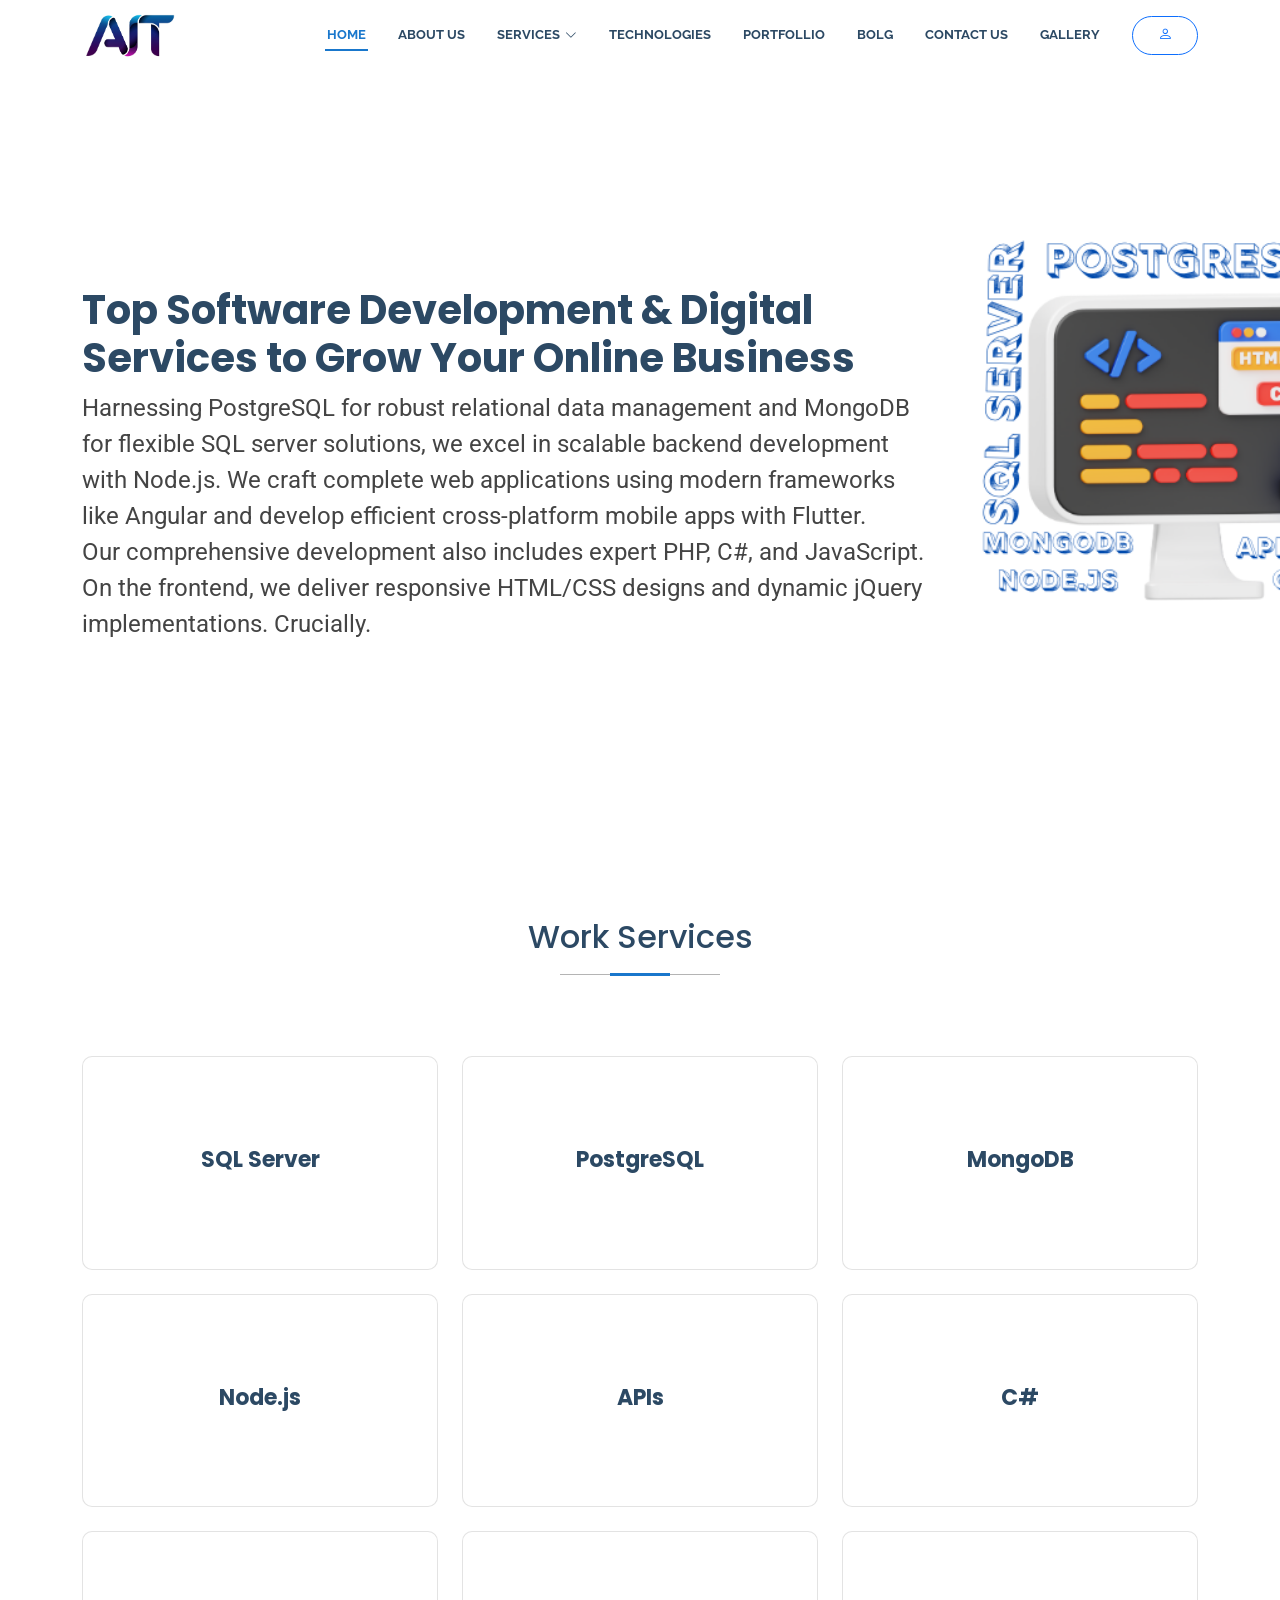
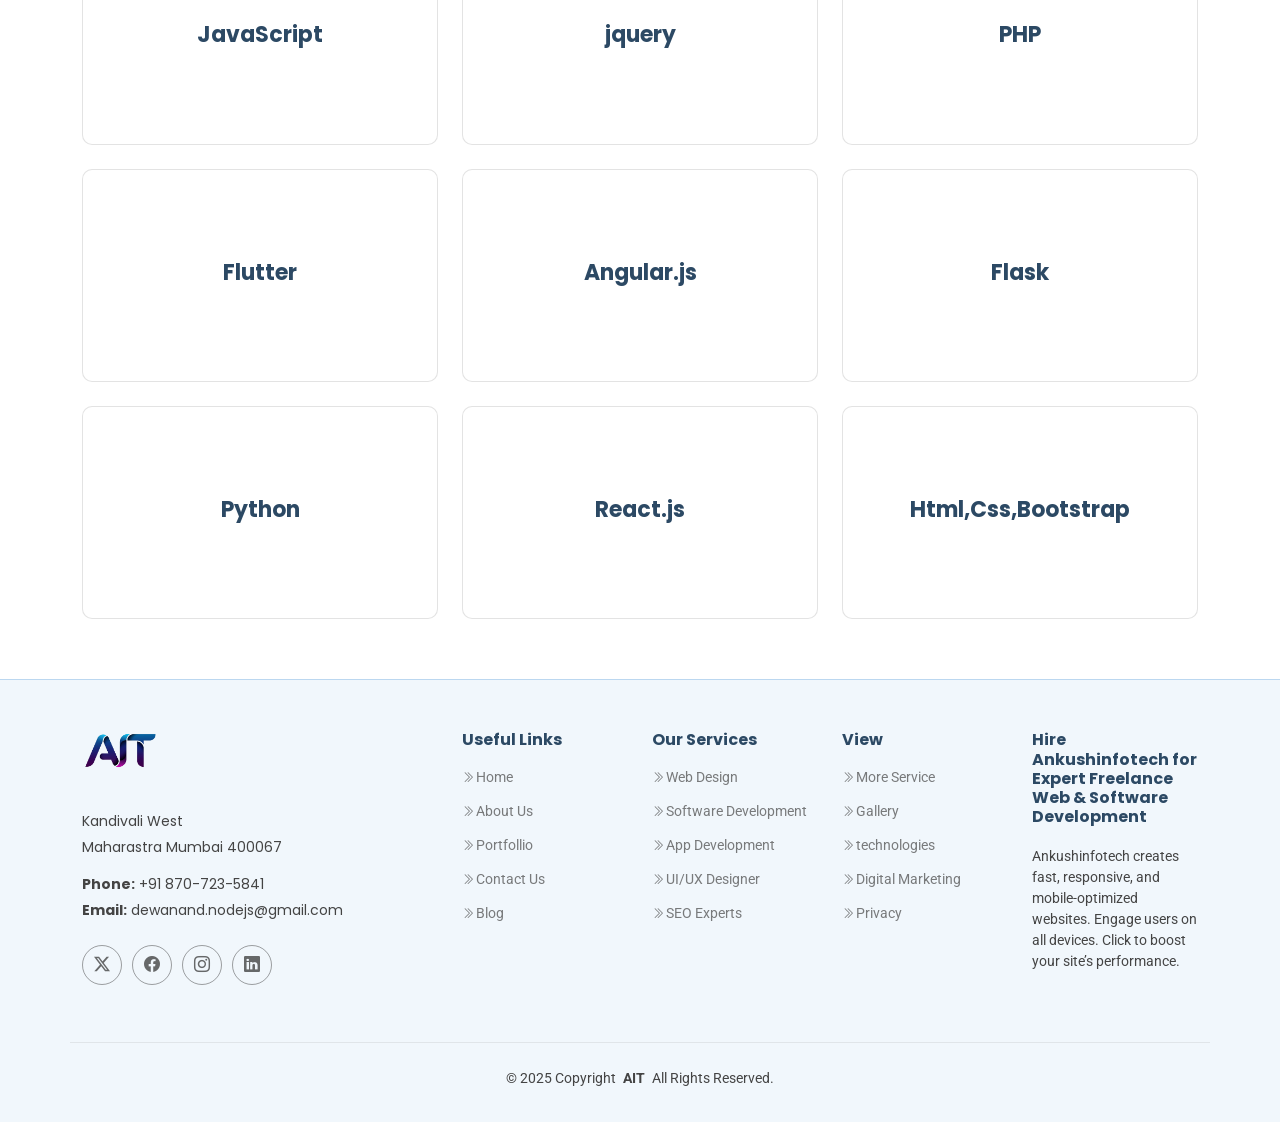
<file: database.html>
<!DOCTYPE html>
<html lang="en">
  
<head>
  <meta charset="utf-8">
  <meta name="viewport" content="width=device-width, initial-scale=1.0">
  <!-- Explicitly tell search engines to index this page and follow its links. Crucial for visibility. -->
  <meta name="robots" content="index, follow">

  <!-- Title: Specific to AnkushInfotech's database expertise, mentioning key technologies. -->
  <title>AnkushInfotech | Hire Freelance Database Experts: SQL, PostgreSQL, MongoDB, Node.js, Full-Stack Developer</title>

  <!-- IMPORTANT: Description is tailored for hiring database experts, highlighting services and locations. -->
  <meta name="description" content="Hire top freelance database experts from AnkushInfotech for SQL Server, PostgreSQL, MongoDB, and Node.js backend solutions. Get reliable data management, API development, and IT services in Mumbai, Lucknow, Delhi, and across India.">

  <!-- Keywords: Comprehensive terms for database services, technologies, and freelance hiring. -->
  <meta name="keywords" content="freelance database experts, SQL Server developer, PostgreSQL expert, MongoDB developer, Node.js backend, API development freelancer, data management services, database solutions India, Mumbai, Lucknow, Delhi, hire database consultant, freelance IT services, database programming, NoSQL expert">

  <!-- Canonical Tag: This MUST point ONLY to the preferred URL of *THIS* page. -->
  <link rel="canonical" href="https://www.ankushinfotech.com/database-experts.html">
  <!-- Example: If your database experts page is at 'https://www.ankushinfotech.com/database-experts.html', use that URL. -->

  <!-- Favicons -->
  <link href="assets/img/AIT.png" rel="icon">
  <!-- If you have an Apple Touch Icon, ensure the path is correct and uncomment. -->
  <!-- <link href="assets/img/apple-touch-icon.png" rel="apple-touch-icon"> -->

  <!-- Open Graph (OG) Tags: For rich previews when shared on Facebook, LinkedIn, WhatsApp, etc. -->
  <meta property="og:title" content="AnkushInfotech | Hire Freelance Database Experts">
  <meta property="og:description" content="Hire top freelance database experts from AnkushInfotech for SQL Server, PostgreSQL, MongoDB, and Node.js backend solutions. Get reliable data management and development services in India.">
  <meta property="og:type" content="website"> <!-- Or 'service' if schema.org/Service is more appropriate for the page content -->
  <!-- OG URL: IMPORTANT! Standardized to match canonical URL. -->
  <meta property="og:url" content="https://www.ankushinfotech.com/database-experts.html">
  <!-- OG Image: IMPORTANT! Replace with a full, absolute URL to a high-quality, compelling image (e.g., 1200x630px)
       that visually represents database expertise (e.g., database graphic, code, or a team member). -->
  <meta property="og:image" content="https://www.ankushinfotech.com/assets/img/database-experts-social-share.jpg">
  <meta property="og:image:width" content="1200">
  <meta property="og:image:height" content="630">
  <meta property="og:locale" content="en_IN"> <!-- Recommended for targeting India -->

  <!-- Twitter Card Tags: For rich previews when shared on Twitter. -->
  <meta name="twitter:card" content="summary_large_image">
  <meta name="twitter:site" content="@AnkushInfoTech"> <!-- IMPORTANT! Replace with your actual Twitter handle (e.g., @AnkushInfoTech) -->
  <meta name="twitter:title" content="AnkushInfotech | Hire Freelance Database Experts">
  <meta name="twitter:description" content="Hire top freelance database experts from AnkushInfotech for SQL Server, PostgreSQL, MongoDB, and Node.js backend solutions. Get reliable data management and development services in India.">
  <!-- Twitter Image: IMPORTANT! Standardized to match canonical URL and OG image. -->
  <meta name="twitter:image" content="https://www.ankushinfotech.com/assets/img/database-experts-social-share.jpg"> <!-- Use the same high-quality image as your OG image. -->

  <!-- Structured Data (JSON-LD) for ProfessionalService or Organization: Helps search engines understand your service offering -->
  <script type="application/ld+json">
  {
    "@context": "https://schema.org",
    "@type": "ProfessionalService", // Or "Service" or "Organization" depending on specific page focus
    "name": "AnkushInfotech Freelance Database Experts",
    "description": "AnkushInfotech provides best & top freelance database expertise in SQL Server, PostgreSQL, MongoDB, and Node.js backend development for businesses across India.",
    "url": "https://www.ankushinfotech.com/database-experts.html", // IMPORTANT! Standardized to match canonical URL.
    "image": "https://www.ankushinfotech.com/assets/img/database-experts-social-share.jpg", // A representative image for this service
    "provider": {
      "@type": "Organization",
      "name": "AnkushInfotech",
      "url": "https://www.ankushinfotech.com",
      "logo": {
        "@type": "ImageObject",
        "url": "https://www.ankushinfotech.com/assets/img/AIT.png"
      },
      "sameAs": [
        "https://twitter.com/AnkushInfoTech", // IMPORTANT: Replace with your actual Twitter URL
        "https://www.linkedin.com/company/your-company-linkedin-page/", // IMPORTANT: Replace with your actual LinkedIn URL
        "https://www.facebook.com/yourcompanypage/", // IMPORTANT: Replace with your actual Facebook URL
        "https://www.instagram.com/yourcompanypage/" // IMPORTANT: Replace with your actual Instagram URL
        // Add all relevant social media profiles here.
      ],
       "address": {
      "@type": "PostalAddress",
      "streetAddress": "Azad Compound, 90 Feet Road, Rm. No. A-59, Shree Durga Seva Samiti, B/H Chandrika Hotel", // IMPORTANT: Provide your full street address here
      "addressLocality": "Kandivali West", // IMPORTANT: Refined locality for clarity
      "addressRegion": "Maharashtra",
      "postalCode": "400067",
      "addressCountry": "IN"
      },
    },
    "serviceType": ["Database Consulting", "SQL Server Development", "PostgreSQL Development", "MongoDB Development", "Node.js Backend Development", "API Development", "Data Management"],
    "areaServed": [
      {
        "@type": "Place",
        "name": "Mumbai"
      },
      {
        "@type": "Place",
        "name": "Lucknow"
      },
      {
        "@type": "Place",
        "name": "Delhi"
      },
      {
        "@type": "Place",
        "name": "India"
      }
    ],
    "contactPoint": {
      "@type": "ContactPoint",
      "telephone": "+91-8707235841", // IMPORTANT: Replace with your actual phone number
      "contactType": "customer service",
      "email": "dewanandshrama143@gmail.com" // IMPORTANT: Replace with your actual email
    }
  }
  </script>

  <!-- Optional: Specify the primary language of the document. -->
  <meta http-equiv="Content-Language" content="en">

  <!-- Optional: Generator tag (can be removed if not desired) -->
  <meta name="generator" content="AnkushInfotech (Custom Development)">

  <!-- Optional: Define a theme color for mobile browser address bars. -->
  <meta name="theme-color" content="#306EE0"> <!-- Consistent with other pages -->

  <!-- Fonts: Preconnect hints for faster font loading. -->
  <link href="https://fonts.googleapis.com" rel="preconnect">
  <link href="https://fonts.gstatic.com" rel="preconnect" crossorigin>
  <!-- Consolidate font imports for efficiency (if not already done globally) -->
  <link href="https://fonts.googleapis.com/css2?family=Roboto:wght@100;300;400;500;700;900&family=Poppins:wght@100;200;300;400;500;600;700;800;900&family=Raleway:wght@100;200;300;400;500;600;700;800;900&display=swap" rel="stylesheet">

  <!-- Vendor CSS Files -->
  <link href="assets/vendor/bootstrap/css/bootstrap.min.css" rel="stylesheet">
  <link href="assets/vendor/bootstrap-icons/bootstrap-icons.css" rel="stylesheet">
  <link href="assets/vendor/aos/aos.css" rel="stylesheet">
  <link href="assets/vendor/fontawesome-free/css/all.min.css" rel="stylesheet">
  <link href="assets/vendor/glightbox/css/glightbox.min.css" rel="stylesheet">
  <link href="assets/vendor/swiper/swiper-bundle.min.css" rel="stylesheet">

  <!-- Main CSS File -->
  <link href="assets/css/main.css" rel="stylesheet">

</head>


<body class="index-page">
 <!------------------------- Header Section --------------------->
  <header id="header" class="header sticky-top">
    <div class="branding d-flex align-items-center">

      <div class="container position-relative d-flex align-items-center justify-content-between">
        <a href="index.html" class="logo d-flex align-items-center me-auto">
          <h1 class="sitename"><img src="assets/img/AIT.png"></h1>
        </a>
        <nav id="navmenu" class="navmenu">
          <ul>
            <li><a href="index.html" class="active">Home<br></a></li>
            <li><a href="about.html">About Us</a></li>
            <!------------------------- Software services Place DropWown---------------------------------->
            <li class="dropdown"><a href="services.html"><span>services</span> <i
                  class="bi bi-chevron-down toggle-dropdown"></i></a>
              <ul>
                <li><a href="hirewebsite.html">Hire Website Developer</a></li>
                <li><a href="hireuiuxdeve.html">Hire UI/UX Designer</a></li>
                <li><a href="hiresoftwarede.html">Hire Software Developer</a></li>
                <li><a href="hireappdeve.html">Hire Mobile App Developer</a></li>
                <li><a href="hireseo.html">Hire SEO Experts</a></li>
                <li><a href="digitalmarket.html">Hire Digital Marketing</a></li>
                <!-- <li class="dropdown"><a href="#"><span>Deep Dropdown</span> <i
                      class="bi bi-chevron-down toggle-dropdown"></i></a>
                  <ul>
                    <li><a href="blog.html">Blogger</a></li>
                    <li><a href="login.html">Login In</a></li>
                    <li><a href="indivisualuser.html">Indivisual</a></li>
                    <li><a href="Userlist/bloggersuer.html">Blogger Table</a></li>
                    <li><a href="contact.html">Contact</a></li>
                  </ul>
                </li> -->
                <li><a href="services.html">More Service</a></li>
              </ul>
            </li>
            <!------------------------- Marcket Place DropWown---------------------------------->
            <!-- <li class="dropdown"><a href="#"><span>Marcketplace</span> <i
                  class="bi bi-chevron-down toggle-dropdown"></i></a>
              <ul>
                <li><a href="#">Hire SEO Experts</a></li>
                <li><a href="services.html">Services</a></li>
                <li class="dropdown"><a href="#"><span>Deep Dropdown</span> <i
                      class="bi bi-chevron-down toggle-dropdown"></i></a>
                  <ul>
                    <li><a href="blog.html">Blogger</a></li>
                    <li><a href="login.html">Login In</a></li>
                    <li><a href="indivisualuser.html">Indivisual</a></li>
                    <li><a href="Userlist/bloggersuer.html">Blogger Table</a></li>
                    <li><a href="contact.html">Contact</a></li>
                  </ul>
                </li>               
                <li><a href="#">Dropdown 3</a></li>
                <li><a href="#">Dropdown 4</a></li>
              </ul>
            </li> -->
            <li><a href="database.html">technologies</a></li>
            <li><a href="portfollio.html">Portfollio</a></li>
            <li><a href="blog.html">Bolg</a></li>
            <li><a href="contact.html">Contact Us</a></li>
            <li><a href="gallery.html">Gallery</a></li>

          </ul>
          <i class="mobile-nav-toggle d-xl-none bi bi-list"></i>
        </nav>

        <a class="cta-btn d-none d-sm-block btn btn-outline-primary" href="login.html"><i class="bi bi-person"></i></a>

      </div>

    </div>

  </header>


  <main class="main">
    <!-------------------------- Hero Section ------------------------------->
    <section id="hero" class="hero section light-background">
      <img src="assets/img/sqlbanner.png"
       alt="Professional freelance database and Node.js backend, API development expert "
        data-aos="fade-in">
      <div class="container position-relative">
        <div class="welcome position-relative" data-aos="fade-down" data-aos-delay="100">
          <h1>Top Software Development & Digital <br /> Services to Grow Your Online Business</h1>
          <p>Harnessing PostgreSQL for robust relational data management and MongoDB<br />
             for flexible SQL server solutions, we excel in scalable backend development <br />
             with Node.js. We craft complete web applications using modern frameworks <br />
             like Angular and develop efficient cross-platform mobile apps with Flutter.<br />
              Our comprehensive development also includes expert PHP, C#, and JavaScript.<br />
               On the frontend, we deliver responsive HTML/CSS designs and dynamic jQuery <br />
            implementations. Crucially.</p>
        </div>
      </div>
    </section><!-- /Hero Section -->

    <!-------------------------- Database Section -------------------------->
    <section id="services" class="services section">

      <!-- Section Title -->
      <div class="container section-title" data-aos="fade-up">
        <h2>Work Services</h2>
      </div><!-- End Section Title -->

      <div class="container">

        <div class="row gy-4">

          <div class="col-lg-4 col-md-6" data-aos="fade-up" data-aos-delay="100">
            <div class="service-item  position-relative">         
                <h3>SQL Server</h3>
              </a>
            </div>
          </div><!-- End Service Item -->

          <div class="col-lg-4 col-md-6" data-aos="fade-up" data-aos-delay="200">
            <div class="service-item position-relative">           
                <h3>PostgreSQL</h3>
              </a>
            </div>
          </div><!-- End Service Item -->

          <div class="col-lg-4 col-md-6" data-aos="fade-up" data-aos-delay="300">
            <div class="service-item position-relative">           
                <h3>MongoDB</h3>
              </a>
            </div>
          </div><!-- End Service Item -->

          <div class="col-lg-4 col-md-6" data-aos="fade-up" data-aos-delay="400">
            <div class="service-item position-relative">            
                <h3>Node.js</h3>
              </a>           
            </div>
          </div><!-- End Service Item -->

          <div class="col-lg-4 col-md-6" data-aos="fade-up" data-aos-delay="500">
            <div class="service-item position-relative">
                <h3>APIs</h3>
              </a>
            </div>
          </div><!-- End Service Item -->

          <div class="col-lg-4 col-md-6" data-aos="fade-up" data-aos-delay="600">
            <div class="service-item position-relative">
              <a href="#" class="stretched-link">
                <h3>C#</h3>
              </a>
            </div>
          </div><!-- End Service Item -->

          <div class="col-lg-4 col-md-6" data-aos="fade-up" data-aos-delay="600">
            <div class="service-item position-relative">
              <a href="#" class="stretched-link">
                <h3>JavaScript</h3>
              </a>
            </div>
          </div><!-- End Service Item -->

          <div class="col-lg-4 col-md-6" data-aos="fade-up" data-aos-delay="600">
            <div class="service-item position-relative">
              <a href="#" class="stretched-link">
                <h3>jquery</h3>
              </a>
            </div>
          </div><!-- End Service Item -->

          <div class="col-lg-4 col-md-6" data-aos="fade-up" data-aos-delay="600">
            <div class="service-item position-relative">
              <a href="#" class="stretched-link">
                <h3>PHP</h3>
              </a>
            </div>
          </div><!-- End Service Item -->

          <div class="col-lg-4 col-md-6" data-aos="fade-up" data-aos-delay="600">
            <div class="service-item position-relative">
              <a href="#" class="stretched-link">
                <h3>Flutter</h3>
              </a>
            </div>
          </div><!-- End Service Item -->


          <div class="col-lg-4 col-md-6" data-aos="fade-up" data-aos-delay="600">
            <div class="service-item position-relative">
              <a href="#" class="stretched-link">
                <h3>Angular.js</h3>
              </a>
            </div>
          </div><!-- End Service Item -->

          <div class="col-lg-4 col-md-6" data-aos="fade-up" data-aos-delay="600">
            <div class="service-item position-relative">
              <a href="#" class="stretched-link">
                <h3>Flask</h3>
              </a>
            </div>
          </div><!-- End Service Item -->

          <div class="col-lg-4 col-md-6" data-aos="fade-up" data-aos-delay="600">
            <div class="service-item position-relative">
              <a href="#" class="stretched-link">
                <h3>Python</h3>
              </a>
            </div>
          </div><!-- End Service Item -->

          <div class="col-lg-4 col-md-6" data-aos="fade-up" data-aos-delay="600">
            <div class="service-item position-relative">
              <a href="#" class="stretched-link">
                <h3>React.js</h3>
              </a>
            </div>
          </div><!-- End Service Item -->

          <div class="col-lg-4 col-md-6" data-aos="fade-up" data-aos-delay="600">
            <div class="service-item position-relative">
              <a href="#" class="stretched-link">
                <h3>Html,Css,Bootstrap</h3>
              </a>
            </div>
          </div><!-- End Service Item -->

          

        </div>

      </div>

    </section><!-- /Services Section -->

  </main>
  
  <footer id="footer" class="footer light-background">
    <div class="container footer-top">
      <div class="row gy-4">
        <div class="col-lg-4 col-md-6 footer-about">
          <a href="index.html" class="logo d-flex align-items-center">
            <span class="sitename"><img src="assets/img/AIT.png"
                alt="Commercial, Work with top freelance software developers at Ankushinfotech. High-quality coding and secure applications delivered on time. Contact now,Discover how Ankushinfotech delivers top-tier freelance web development services. Get quality work, timely delivery, and scalable solutions today."></span>
          </a>
          <div class="footer-contact pt-3">
            <p>Kandivali West</p>
            <p>Maharastra Mumbai 400067</p>
            <p class="mt-3"><strong>Phone:</strong> <span>+91 870-723-5841</span></p>
            <p><strong>Email:</strong> <span>dewanand.nodejs@gmail.com</span></p>
          </div>
          <div class="social-links d-flex mt-4">
            <a href=""><i class="bi bi-twitter-x"></i></a>
            <a href=""><i class="bi bi-facebook"></i></a>
            <a href=""><i class="bi bi-instagram"></i></a>
            <a href=""><i class="bi bi-linkedin"></i></a>
          </div>
        </div>

        <div class="col-lg-2 col-md-3 footer-links">
          <h4>Useful Links</h4>
          <ul>
            <li><a href="index.html"><i class="bi bi-chevron-double-right"></i>Home</a></li>
            <li><a href="about.html"><i class="bi bi-chevron-double-right"></i>About Us</a></li>
            <li><a href="portfollio.html"><i class="bi bi-chevron-double-right"></i>Portfollio</a></li>
            <li><a href="contact.html"><i class="bi bi-chevron-double-right"></i>Contact Us</a></li>
            <li><a href="blog.html"><i class="bi bi-chevron-double-right"></i>Blog</a></li>
          </ul>
        </div>

        <div class="col-lg-2 col-md-3 footer-links">
          <h4>Our Services</h4>
          <ul>
            <li><a href="hirewebsite.html"><i class="bi bi-chevron-double-right"></i>Web Design</a></li>
            <li><a href="hiresoftwarede.html"><i class="bi bi-chevron-double-right"></i>Software Development</a></li>
            <li><a href="hireappdeve.html"><i class="bi bi-chevron-double-right"></i>App Development</a></li>
            <li><a href="hireuiuxdeve.html"><i class="bi bi-chevron-double-right"></i>UI/UX Designer</a></li>
            <li><a href="hireseo.html"><i class="bi bi-chevron-double-right"></i>SEO Experts</a></li>
          </ul>
        </div>

        <div class="col-lg-2 col-md-3 footer-links">
          <h4>View</h4>
          <ul>
            <li><a href="services.html"><i class="bi bi-chevron-double-right"></i>More Service</a></li>
            <li><a href="gallery.html"><i class="bi bi-chevron-double-right"></i>Gallery</a></li>
            <li><a href="database.html"><i class="bi bi-chevron-double-right"></i>technologies</a></li>
            <li><a href="digitalmarket.html"><i class="bi bi-chevron-double-right"></i>Digital Marketing</a></li>
            <li><a href="#"><i class="bi bi-chevron-double-right"></i>Privacy</a></li>
          </ul>
        </div>

        <div class="col-lg-2 col-md-3 footer-links">
          <h4>Hire Ankushinfotech for Expert Freelance Web & Software Development</h4>
          <p>Ankushinfotech creates fast, responsive, and mobile-optimized websites. Engage users on all devices. Click
            to boost your site’s performance.</p>
          <!-- <ul>
            <li><a href="#"><i class="bi bi-chevron-double-right"></i>Ipsam</a></li>
            <li><a href="#"><i class="bi bi-chevron-double-right"></i>Laudantium dolorum</a></li>
            <li><a href="#"><i class="bi bi-chevron-double-right"></i>Dinera</a></li>
            <li><a href="#"><i class="bi bi-chevron-double-right"></i>Trodelas</a></li>
            <li><a href="#"><i class="bi bi-chevron-double-right"></i>Flexo</a></li>
          </ul> -->
        </div>

      </div>
    </div>

    <div class="container copyright text-center mt-4">
      <p>© 2025 <span>Copyright</span> <strong class="px-1 sitename">AIT</strong> <span>All Rights
          Reserved.</span>
      </p>
      <div class="credits">
      </div>
    </div>
  </footer>

  <!-- Scroll Top -->
  <a href="#" id="scroll-top" class="scroll-top d-flex align-items-center justify-content-center"
    style="border-radius: 100%;"><i class="bi bi-arrow-up-short"></i></a>

  <!-- Preloader -->
  <!-- <div id="preloader"></div> -->

  <!-- <script>
  fetch('http://localhost:5000/api/users')
    .then(res => res.json())
    .then(users => {
      const container = document.getElementById('testimonials-container');

      users.forEach(user => {
        // Ensure image is set properly from DB path
        const imageFileName = user.image ? user.image.split('/').pop() : null;

        const imageUrl = imageFileName
          ? `http://localhost:5000/uploads/${imageFileName}`
          : 'assets/img/default.jpg'; // fallback image

        const slide = document.createElement('div');
        slide.className = 'swiper-slide';

        slide.innerHTML = `
          <div class="testimonial-item">
            <div class="d-flex">
              <img src="${imageUrl}" class="testimonial-img flex-shrink-0" alt="User Image">
              <div>
                <h3>${user.email}</h3>
                <h4>${user.phone}</h4>
                <div class="stars">
                  <i class="bi bi-star-fill"></i><i class="bi bi-star-fill"></i>
                  <i class="bi bi-star-fill"></i><i class="bi bi-star-fill"></i>
                  <i class="bi bi-star-fill"></i>
                </div>
              </div>
            </div>
            <p>
              <i class="bi bi-quote quote-icon-left"></i>
              <span>This is a sample testimonial for ${user.email}.</span>
              <i class="bi bi-quote quote-icon-right"></i>
            </p>
          </div>
        `;

        container.appendChild(slide);
      });
    })
    .catch(err => {
      console.error('Error fetching users:', err);
    });
</script> -->

  <!-- Vendor JS Files -->
  <script src="assets/vendor/bootstrap/js/bootstrap.bundle.min.js"></script>
  <script src="assets/vendor/php-email-form/validate.js"></script>
  <script src="assets/vendor/aos/aos.js"></script>
  <script src="assets/vendor/glightbox/js/glightbox.min.js"></script>
  <script src="assets/vendor/purecounter/purecounter_vanilla.js"></script>
  <script src="assets/vendor/swiper/swiper-bundle.min.js"></script>

  <!-- Main JS File -->
  <script src="assets/js/main.js"></script>

</body>

</html>
</file>
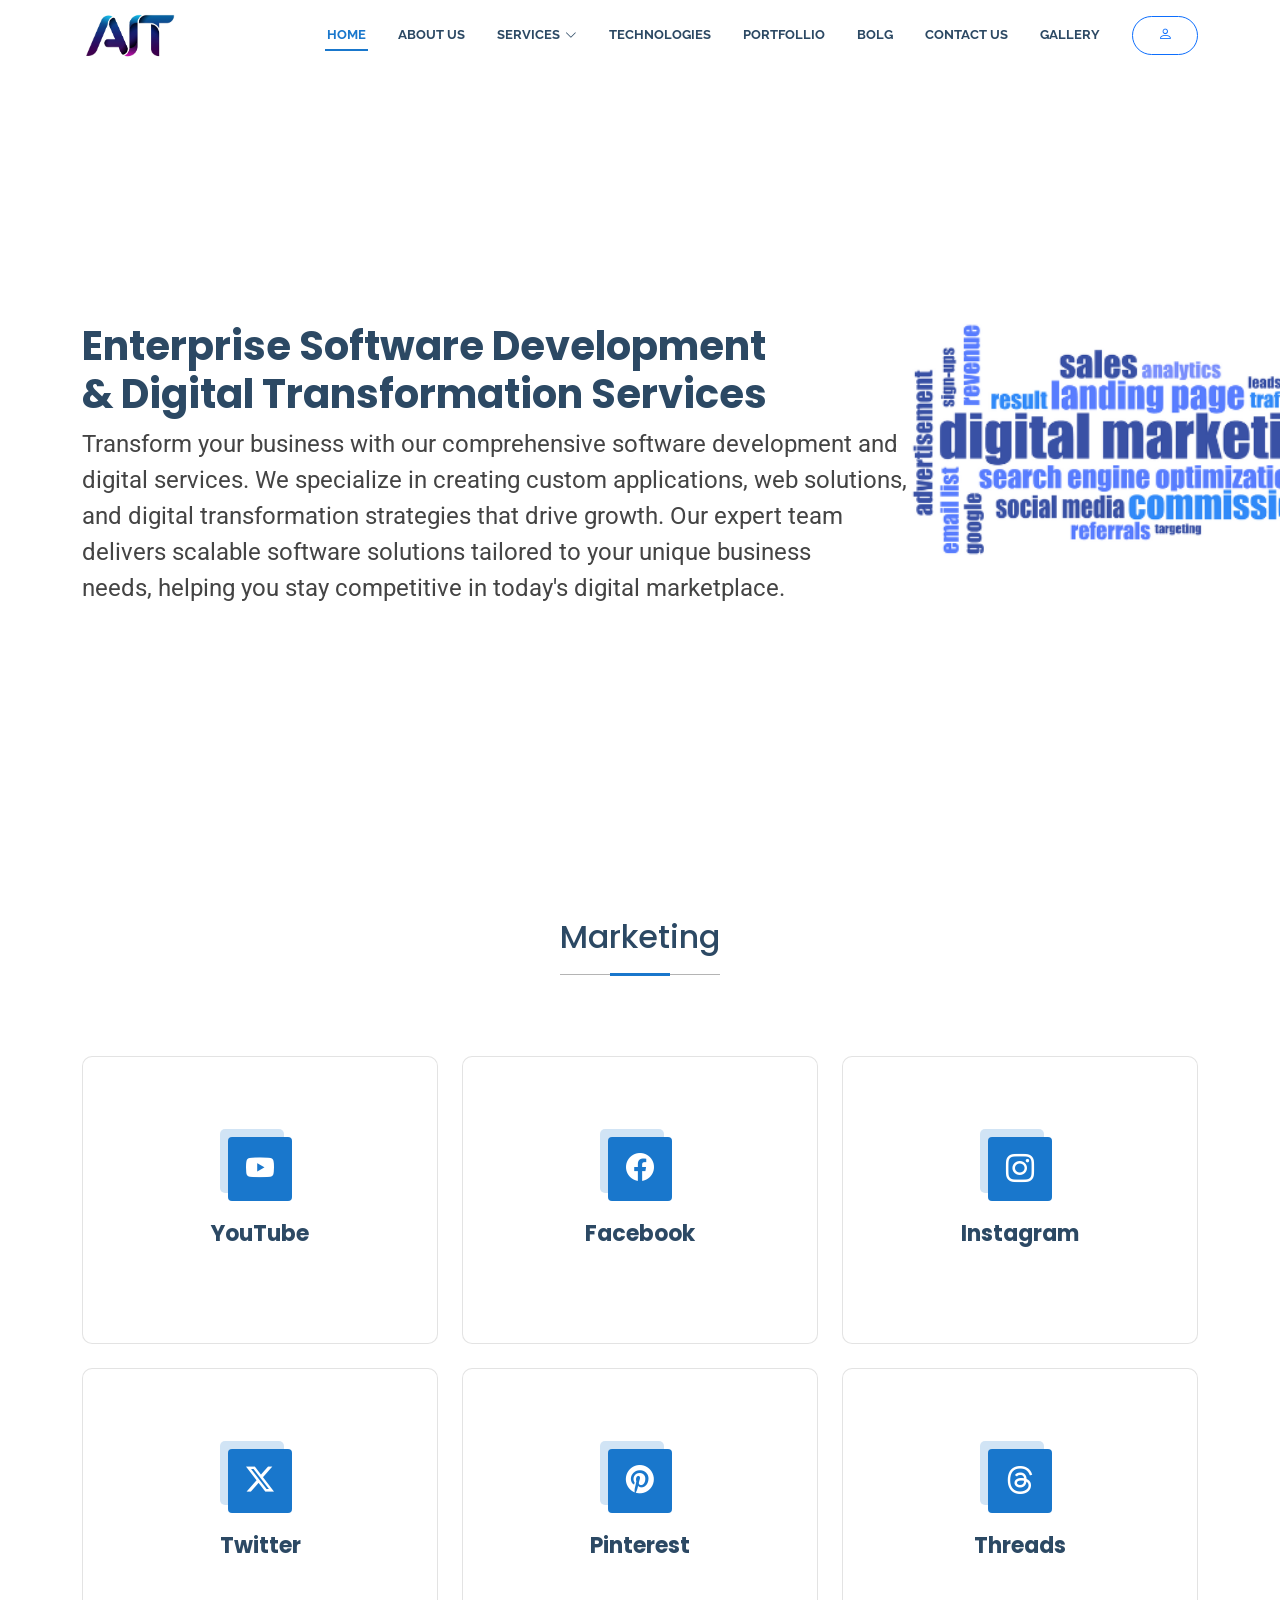
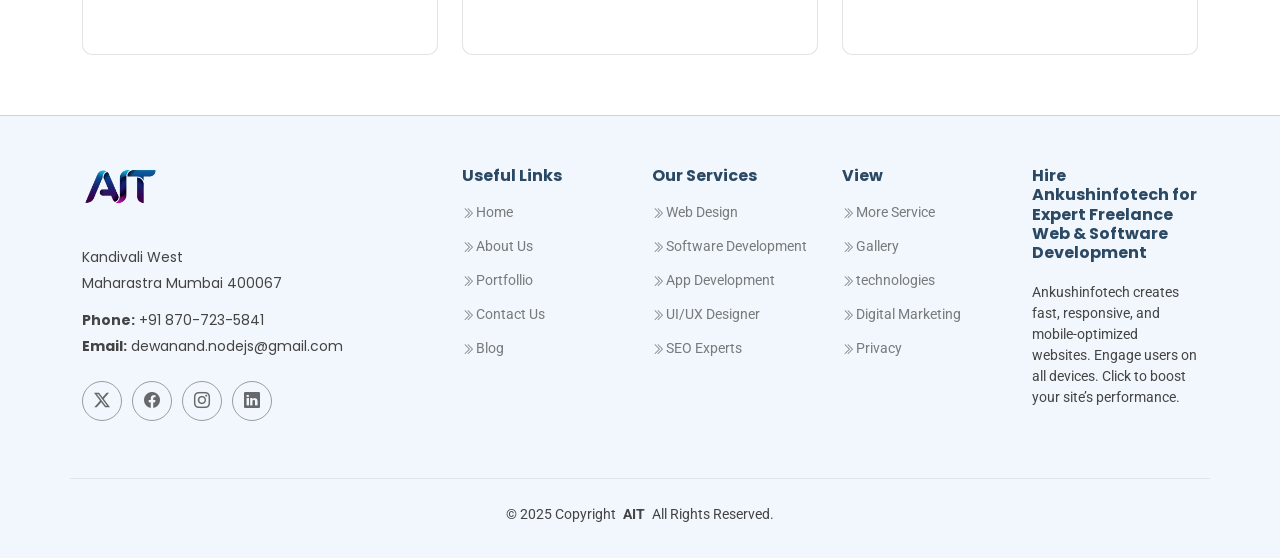
<file: digitalmarket.html>
<!DOCTYPE html>
<html lang="en">
<head>
  <meta charset="utf-8">
  <meta name="viewport" content="width=device-width, initial-scale=1.0">
  <!-- Explicitly tell search engines to index this page and follow its links. Crucial for visibility. -->
  <meta name="robots" content="index, follow">

  <!-- Title: Specific to AnkushInfotech's marketing expertise, mentioning key platforms and services. -->
  <title>AnkushInfotech | Hire Freelance Digital Marketing Experts: SEO, Social Media, PPC</title>

  <!-- Description: Tailored for hiring marketing experts, highlighting services, strategies, and results. -->
  <meta name="description" content="Hire top freelance digital marketing experts from AnkushInfotech for comprehensive SEO, social media marketing (Facebook, Instagram, YouTube, Threads, Pinterest), PPC campaigns, and content strategies. Boost your online presence and conversions with proven results.">

  <!-- Keywords: Comprehensive terms for digital marketing services, platforms, and freelance hiring. -->
  <meta name="keywords" content="freelance digital marketing expert, social media marketing freelancer, SEO expert India, PPC consultant Mumbai, content marketing services, Facebook marketing, Instagram marketing, Twitter marketing, YouTube marketing, Threads marketing, Pinterest marketing, online advertising, marketing services India, Lucknow, Delhi, Mumbai, digital marketing strategies">

  <!-- Canonical Tag: IMPORTANT! This MUST point ONLY to the preferred URL of *THIS* page.
       Corrected to match the actual filename: digitalmarket.html -->
  <link rel="canonical" href="https://www.ankushinfotech.com/digitalmarket.html">

  <!-- Favicons -->
  <link href="assets/img/AIT.png" rel="icon">
  <!-- If you have an Apple Touch Icon, ensure the path is correct and uncomment. -->
  <!-- <link href="assets/img/apple-touch-icon.png" rel="apple-touch-icon"> -->

  <!-- Open Graph (OG) Tags: For rich previews when shared on Facebook, LinkedIn, WhatsApp, etc. -->
  <meta property="og:title" content="AnkushInfotech | Hire Freelance Digital Marketing Experts">
  <meta property="og:description" content="Hire best & top freelance digital marketing experts for SEO, social media, PPC, and content strategies. Boost your online presence with AnkushInfotech.">
  <meta property="og:type" content="website"> <!-- Or 'Service' if the page is primarily about one specific marketing service -->
  <!-- OG URL: IMPORTANT! Corrected to match canonical URL. -->
  <meta property="og:url" content="https://www.ankushinfotech.com/digitalmarket.html">
  <!-- OG Image: IMPORTANT! Replace with a full, absolute URL to a high-quality, compelling image (e.g., 1200x630px)
       that visually represents digital marketing (e.g., analytics dashboard, social media icons, growth graphic). -->
  <meta property="og:image" content="https://www.ankushinfotech.com/assets/img/digital-marketing-social-share.jpg">
  <meta property="og:image:width" content="1200">
  <meta property="og:image:height" content="630">
  <meta property="og:locale" content="en_IN"> <!-- Recommended for targeting India -->

  <!-- Twitter Card Tags: For rich previews when shared on Twitter. -->
  <meta name="twitter:card" content="summary_large_image">
  <meta name="twitter:site" content="@AnkushInfoTech"> <!-- IMPORTANT! Replace with your actual Twitter handle (e.g., @AnkushInfoTech) -->
  <meta name="twitter:title" content="AnkushInfotech | Hire Freelance Digital Marketing Experts">
  <meta name="twitter:description" content="Hire top freelance digital marketing experts for SEO, social media, PPC, and content strategies. Boost your online presence with AnkushInfotech.">
  <!-- Twitter Image: IMPORTANT! Corrected to match canonical URL and OG image. -->
  <meta name="twitter:image" content="https://www.ankushinfotech.com/assets/img/digital-marketing-social-share.jpg"> <!-- Use the same high-quality image as your OG image. -->

  <!-- Structured Data (JSON-LD) for Service and Organization:
       Crucial for local SEO and rich results in search engines. -->
  <script type="application/ld+json">
  {
    "@context": "https://schema.org",
    "@type": "Service", // Represents a service offered
    "name": "Digital Marketing Services",
    "description": "AnkushInfotech provides comprehensive freelance digital marketing expertise including SEO, social media marketing, PPC, and content strategy to boost online presence and conversions.",
    "url": "https://www.ankushinfotech.com/digitalmarket.html", // IMPORTANT! Standardized to match canonical URL.
    "image": "https://www.ankushinfotech.com/assets/img/digital-marketing-social-share.jpg", // A representative image for this service
    "provider": {
      "@type": "Organization",
      "name": "AnkushInfotech",
      "url": "https://www.ankushinfotech.com",
      "logo": {
        "@type": "ImageObject",
        "url": "https://www.ankushinfotech.com/assets/img/AIT.png"
      },
      "sameAs": [
        "https://twitter.com/AnkushInfoTech", // IMPORTANT: Replace with your actual Twitter URL
        "https://www.linkedin.com/company/your-company-linkedin-page/", // IMPORTANT: Replace with your actual LinkedIn URL
        "https://www.facebook.com/yourcompanypage/", // IMPORTANT: Replace with your actual Facebook URL
        "https://www.instagram.com/yourcompanypage/" // IMPORTANT: Replace with your actual Instagram URL
        // Add all relevant social media profiles here.
      ],
      "address": {
      "@type": "PostalAddress",
      "streetAddress": "Azad Compound, 90 Feet Road, Rm. No. A-59, Shree Durga Seva Samiti, B/H Chandrika Hotel", // IMPORTANT: Provide your full street address here
      "addressLocality": "Kandivali West", // IMPORTANT: Refined locality for clarity
      "addressRegion": "Maharashtra",
      "postalCode": "400067",
      "addressCountry": "IN"
      },
      "contactPoint": {
        "@type": "ContactPoint",
        "telephone": "+91-8707235841", // IMPORTANT: Replace with your actual phone number
        "contactType": "customer service",
        "email": "info@ankushinfotech.com" // IMPORTANT: Replace with your actual email
      }
    },
    "serviceType": [ // List specific types of services offered on this page
      "Digital Marketing",
      "Search Engine Optimization (SEO)",
      "Social Media Marketing",
      "PPC Advertising",
      "Content Marketing",
      "Facebook Marketing",
      "Instagram Marketing",
      "YouTube Marketing",
      "Threads Marketing",
      "Pinterest Marketing",
      "Online Advertising Strategy"
    ],
    "areaServed": [ // Reiterate service areas for the specific service
      { "@type": "Place", "name": "India" },
      { "@type": "Place", "name": "Maharashtra" },
      { "@type": "Place", "name": "Mumbai" },
      { "@type": "Place", "name": "Lucknow" },
      { "@type": "Place", "name": "Delhi" }
      { "@type": "Place", "name": "banaras" },
      { "@type": "Place", "name": "Gorkhapur" },
      { "@type": "Place", "name": "Deoria" }
    ]
    // If you have specific pricing or offers, you can add an "offers" property here.
    // "offers": {
    //   "@type": "Offer",
    //   "priceCurrency": "INR",
    //   "price": "Call for Quote",
    //   "availability": "https://schema.org/InStock",
    //   "url": "https://www.ankushinfotech.com/contact.html" // Link to a page where they can get a quote
    // }
  }
  </script>

  <!-- Optional: Specify the primary language of the document. -->
  <meta http-equiv="Content-Language" content="en">

  <!-- Optional: Generator tag (can be removed if not desired) -->
  <meta name="generator" content="AnkushInfotech (Custom Development)">

  <!-- Optional: Define a theme color for mobile browser address bars. -->
  <meta name="theme-color" content="#FF0077"> <!-- Consistent with previous theme color for marketing page -->

  <!-- Fonts: Preconnect hints for faster font loading. -->
  <link href="https://fonts.googleapis.com" rel="preconnect">
  <link href="https://fonts.gstatic.com" rel="preconnect" crossorigin>
  <!-- Consolidate font imports for efficiency (if not already done globally) -->
  <link href="https://fonts.googleapis.com/css2?family=Roboto:wght@100;300;400;500;700;900&family=Poppins:wght@100;200;300;400;500;600;700;800;900&family=Raleway:wght@100;200;300;400;500;600;700;800;900&display=swap" rel="stylesheet">

  <!-- Vendor CSS Files -->
  <link href="assets/vendor/bootstrap/css/bootstrap.min.css" rel="stylesheet">
  <link href="assets/vendor/bootstrap-icons/bootstrap-icons.css" rel="stylesheet">
  <link href="assets/vendor/aos/aos.css" rel="stylesheet">
  <link href="assets/vendor/fontawesome-free/css/all.min.css" rel="stylesheet">
  <link href="assets/vendor/glightbox/css/glightbox.min.css" rel="stylesheet">
  <link href="assets/vendor/swiper/swiper-bundle.min.css" rel="stylesheet">

  <!-- Main CSS File -->
  <link href="assets/css/main.css" rel="stylesheet">

</head>

<body class="index-page">
  <!------------------------- Header Section --------------------->
  <header id="header" class="header sticky-top">
    <div class="branding d-flex align-items-center">

      <div class="container position-relative d-flex align-items-center justify-content-between">
        <a href="index.html" class="logo d-flex align-items-center me-auto">
          <h1 class="sitename"><img src="assets/img/AIT.png"></h1>
        </a>
        <nav id="navmenu" class="navmenu">
          <ul>
            <li><a href="index.html" class="active">Home<br></a></li>
            <li><a href="about.html">About Us</a></li>
            <!------------------------- Software services Place DropWown---------------------------------->
            <li class="dropdown"><a href="services.html"><span>services</span> <i
                  class="bi bi-chevron-down toggle-dropdown"></i></a>
              <ul>
                <li><a href="hirewebsite.html">Hire Website Developer</a></li>
                <li><a href="hireuiuxdeve.html">Hire UI/UX Designer</a></li>
                <li><a href="hiresoftwarede.html">Hire Software Developer</a></li>
                <li><a href="hireappdeve.html">Hire Mobile App Developer</a></li>
                <li><a href="hireseo.html">Hire SEO Experts</a></li>
                <li><a href="digitalmarket.html">Hire Digital Marketing</a></li>
                <!-- <li class="dropdown"><a href="#"><span>Deep Dropdown</span> <i
                      class="bi bi-chevron-down toggle-dropdown"></i></a>
                  <ul>
                    <li><a href="blog.html">Blogger</a></li>
                    <li><a href="login.html">Login In</a></li>
                    <li><a href="indivisualuser.html">Indivisual</a></li>
                    <li><a href="Userlist/bloggersuer.html">Blogger Table</a></li>
                    <li><a href="contact.html">Contact</a></li>
                  </ul>
                </li> -->
                <li><a href="services.html">More Service</a></li>
              </ul>
            </li>
            <!------------------------- Marcket Place DropWown---------------------------------->
            <!-- <li class="dropdown"><a href="#"><span>Marcketplace</span> <i
                  class="bi bi-chevron-down toggle-dropdown"></i></a>
              <ul>
                <li><a href="#">Hire SEO Experts</a></li>
                <li><a href="services.html">Services</a></li>
                <li class="dropdown"><a href="#"><span>Deep Dropdown</span> <i
                      class="bi bi-chevron-down toggle-dropdown"></i></a>
                  <ul>
                    <li><a href="blog.html">Blogger</a></li>
                    <li><a href="login.html">Login In</a></li>
                    <li><a href="indivisualuser.html">Indivisual</a></li>
                    <li><a href="Userlist/bloggersuer.html">Blogger Table</a></li>
                    <li><a href="contact.html">Contact</a></li>
                  </ul>
                </li>               
                <li><a href="#">Dropdown 3</a></li>
                <li><a href="#">Dropdown 4</a></li>
              </ul>
            </li> -->
            <li><a href="database.html">technologies</a></li>
            <li><a href="portfollio.html">Portfollio</a></li>
            <li><a href="blog.html">Bolg</a></li>
            <li><a href="contact.html">Contact Us</a></li>
            <li><a href="gallery.html">Gallery</a></li>

          </ul>
          <i class="mobile-nav-toggle d-xl-none bi bi-list"></i>
        </nav>

        <a class="cta-btn d-none d-sm-block btn btn-outline-primary" href="login.html"><i class="bi bi-person"></i></a>

      </div>

    </div>

  </header>

  <main class="main">
    <!-------------------------- Hero Section ------------------------------->
    <section id="hero" class="hero section light-background">
      <img src="assets/img/digitalmar.png"
        alt="Hire top freelance marketing experts for social media (Facebook, Instagram, YouTube, Threads, Pinterest), SEO, PPC, and comprehensive Digital Marketing solutions in Lucknow, Delhi, Mumbai, and across India. Boost your online presence and conversions data-aos="
        fade-in">
      <div class="container position-relative">
        <div class="welcome position-relative" data-aos="fade-down" data-aos-delay="100">
          <h1>Enterprise Software Development<br />& Digital Transformation Services</h1>
          <p>Transform your business with our comprehensive software development and<br />
            digital services. We specialize in creating custom applications, web solutions,<br />
            and digital transformation strategies that drive growth. Our expert team<br />
            delivers scalable software solutions tailored to your unique business<br />
            needs, helping you stay competitive in today's digital marketplace.</p>
        </div>
      </div>
    </section><!-- /Hero Section -->

    <!-------------------------- Database Section -------------------------->
    <section id="services" class="services section">

      <!-- Section Title -->
      <div class="container section-title" data-aos="fade-up">
        <h2>Marketing</h2>
      </div><!-- End Section Title -->

      <div class="container">

        <div class="row gy-4">

          <div class="col-lg-4 col-md-6" data-aos="fade-up" data-aos-delay="100">
            <div class="service-item  position-relative">
              <div class="icon">
                <i class="bi bi-youtube"></i>
              </div>
              <a href="#" class="stretched-link">
                <h3>YouTube</h3>
              </a>
            </div>
          </div><!-- End Service Item -->

          <div class="col-lg-4 col-md-6" data-aos="fade-up" data-aos-delay="100">
            <div class="service-item  position-relative">
              <div class="icon">
                <i class="bi bi-facebook"></i>
              </div>
              <a href="#" class="stretched-link">
                <h3>Facebook</h3>
              </a>
            </div>
          </div><!-- End Service Item -->

          <div class="col-lg-4 col-md-6" data-aos="fade-up" data-aos-delay="100">
            <div class="service-item  position-relative">
              <div class="icon">
                <i class="bi bi-instagram"></i>
              </div>
              <a href="#" class="stretched-link">
                <h3>Instagram</h3>
              </a>
            </div>
          </div><!-- End Service Item -->

          <div class="col-lg-4 col-md-6" data-aos="fade-up" data-aos-delay="100">
            <div class="service-item  position-relative">
              <div class="icon">
                <i class="bi bi-twitter-x"></i>
              </div>
              <a href="#" class="stretched-link">
                <h3>Twitter</h3>
              </a>
            </div>
          </div><!-- End Service Item -->

          <div class="col-lg-4 col-md-6" data-aos="fade-up" data-aos-delay="100">
            <div class="service-item  position-relative">
              <div class="icon">
                <i class="bi bi-pinterest"></i>
              </div>
              <a href="#" class="stretched-link">
                <h3>Pinterest</h3>
              </a>
            </div>
          </div><!-- End Service Item -->

          <div class="col-lg-4 col-md-6" data-aos="fade-up" data-aos-delay="100">
            <div class="service-item  position-relative">
              <div class="icon">
                <i class="bi bi-threads"></i>
              </div>
              <a href="#" class="stretched-link">
                <h3>Threads</h3>
              </a>
            </div>
          </div><!-- End Service Item -->




        </div>

      </div>

    </section><!-- /Services Section -->

  </main>
  
  <footer id="footer" class="footer light-background">
    <div class="container footer-top">
      <div class="row gy-4">
        <div class="col-lg-4 col-md-6 footer-about">
          <a href="index.html" class="logo d-flex align-items-center">
            <span class="sitename"><img src="assets/img/AIT.png"
                alt="Commercial, Work with top freelance software developers at Ankushinfotech. High-quality coding and secure applications delivered on time. Contact now,Discover how Ankushinfotech delivers top-tier freelance web development services. Get quality work, timely delivery, and scalable solutions today."></span>
          </a>
          <div class="footer-contact pt-3">
            <p>Kandivali West</p>
            <p>Maharastra Mumbai 400067</p>
            <p class="mt-3"><strong>Phone:</strong> <span>+91 870-723-5841</span></p>
            <p><strong>Email:</strong> <span>dewanand.nodejs@gmail.com</span></p>
          </div>
          <div class="social-links d-flex mt-4">
            <a href=""><i class="bi bi-twitter-x"></i></a>
            <a href=""><i class="bi bi-facebook"></i></a>
            <a href=""><i class="bi bi-instagram"></i></a>
            <a href=""><i class="bi bi-linkedin"></i></a>
          </div>
        </div>

        <div class="col-lg-2 col-md-3 footer-links">
          <h4>Useful Links</h4>
          <ul>
            <li><a href="index.html"><i class="bi bi-chevron-double-right"></i>Home</a></li>
            <li><a href="about.html"><i class="bi bi-chevron-double-right"></i>About Us</a></li>
            <li><a href="portfollio.html"><i class="bi bi-chevron-double-right"></i>Portfollio</a></li>
            <li><a href="contact.html"><i class="bi bi-chevron-double-right"></i>Contact Us</a></li>
            <li><a href="blog.html"><i class="bi bi-chevron-double-right"></i>Blog</a></li>
          </ul>
        </div>

        <div class="col-lg-2 col-md-3 footer-links">
          <h4>Our Services</h4>
          <ul>
            <li><a href="hirewebsite.html"><i class="bi bi-chevron-double-right"></i>Web Design</a></li>
            <li><a href="hiresoftwarede.html"><i class="bi bi-chevron-double-right"></i>Software Development</a></li>
            <li><a href="hireappdeve.html"><i class="bi bi-chevron-double-right"></i>App Development</a></li>
            <li><a href="hireuiuxdeve.html"><i class="bi bi-chevron-double-right"></i>UI/UX Designer</a></li>
            <li><a href="hireseo.html"><i class="bi bi-chevron-double-right"></i>SEO Experts</a></li>
          </ul>
        </div>

        <div class="col-lg-2 col-md-3 footer-links">
          <h4>View</h4>
          <ul>
            <li><a href="services.html"><i class="bi bi-chevron-double-right"></i>More Service</a></li>
            <li><a href="gallery.html"><i class="bi bi-chevron-double-right"></i>Gallery</a></li>
            <li><a href="database.html"><i class="bi bi-chevron-double-right"></i>technologies</a></li>
            <li><a href="digitalmarket.html"><i class="bi bi-chevron-double-right"></i>Digital Marketing</a></li>
            <li><a href="#"><i class="bi bi-chevron-double-right"></i>Privacy</a></li>
          </ul>
        </div>

        <div class="col-lg-2 col-md-3 footer-links">
          <h4>Hire Ankushinfotech for Expert Freelance Web & Software Development</h4>
          <p>Ankushinfotech creates fast, responsive, and mobile-optimized websites. Engage users on all devices. Click
            to boost your site’s performance.</p>
          <!-- <ul>
            <li><a href="#"><i class="bi bi-chevron-double-right"></i>Ipsam</a></li>
            <li><a href="#"><i class="bi bi-chevron-double-right"></i>Laudantium dolorum</a></li>
            <li><a href="#"><i class="bi bi-chevron-double-right"></i>Dinera</a></li>
            <li><a href="#"><i class="bi bi-chevron-double-right"></i>Trodelas</a></li>
            <li><a href="#"><i class="bi bi-chevron-double-right"></i>Flexo</a></li>
          </ul> -->
        </div>

      </div>
    </div>

    <div class="container copyright text-center mt-4">
      <p>© 2025 <span>Copyright</span> <strong class="px-1 sitename">AIT</strong> <span>All Rights
          Reserved.</span>
      </p>
      <div class="credits">
      </div>
    </div>
  </footer>


  <!-- Scroll Top -->
  <a href="#" id="scroll-top" class="scroll-top d-flex align-items-center justify-content-center"
    style="border-radius: 100%;"><i class="bi bi-arrow-up-short"></i></a>

  <!-- Preloader -->
  <!-- <div id="preloader"></div> -->

  <!-- <script>
  fetch('http://localhost:5000/api/users')
    .then(res => res.json())
    .then(users => {
      const container = document.getElementById('testimonials-container');

      users.forEach(user => {
        // Ensure image is set properly from DB path
        const imageFileName = user.image ? user.image.split('/').pop() : null;

        const imageUrl = imageFileName
          ? `http://localhost:5000/uploads/${imageFileName}`
          : 'assets/img/default.jpg'; // fallback image

        const slide = document.createElement('div');
        slide.className = 'swiper-slide';

        slide.innerHTML = `
          <div class="testimonial-item">
            <div class="d-flex">
              <img src="${imageUrl}" class="testimonial-img flex-shrink-0" alt="User Image">
              <div>
                <h3>${user.email}</h3>
                <h4>${user.phone}</h4>
                <div class="stars">
                  <i class="bi bi-star-fill"></i><i class="bi bi-star-fill"></i>
                  <i class="bi bi-star-fill"></i><i class="bi bi-star-fill"></i>
                  <i class="bi bi-star-fill"></i>
                </div>
              </div>
            </div>
            <p>
              <i class="bi bi-quote quote-icon-left"></i>
              <span>This is a sample testimonial for ${user.email}.</span>
              <i class="bi bi-quote quote-icon-right"></i>
            </p>
          </div>
        `;

        container.appendChild(slide);
      });
    })
    .catch(err => {
      console.error('Error fetching users:', err);
    });
</script> -->

  <!-- Vendor JS Files -->
  <script src="assets/vendor/bootstrap/js/bootstrap.bundle.min.js"></script>
  <script src="assets/vendor/php-email-form/validate.js"></script>
  <script src="assets/vendor/aos/aos.js"></script>
  <script src="assets/vendor/glightbox/js/glightbox.min.js"></script>
  <script src="assets/vendor/purecounter/purecounter_vanilla.js"></script>
  <script src="assets/vendor/swiper/swiper-bundle.min.js"></script>

  <!-- Main JS File -->
  <script src="assets/js/main.js"></script>

</body>

</html>
</file>
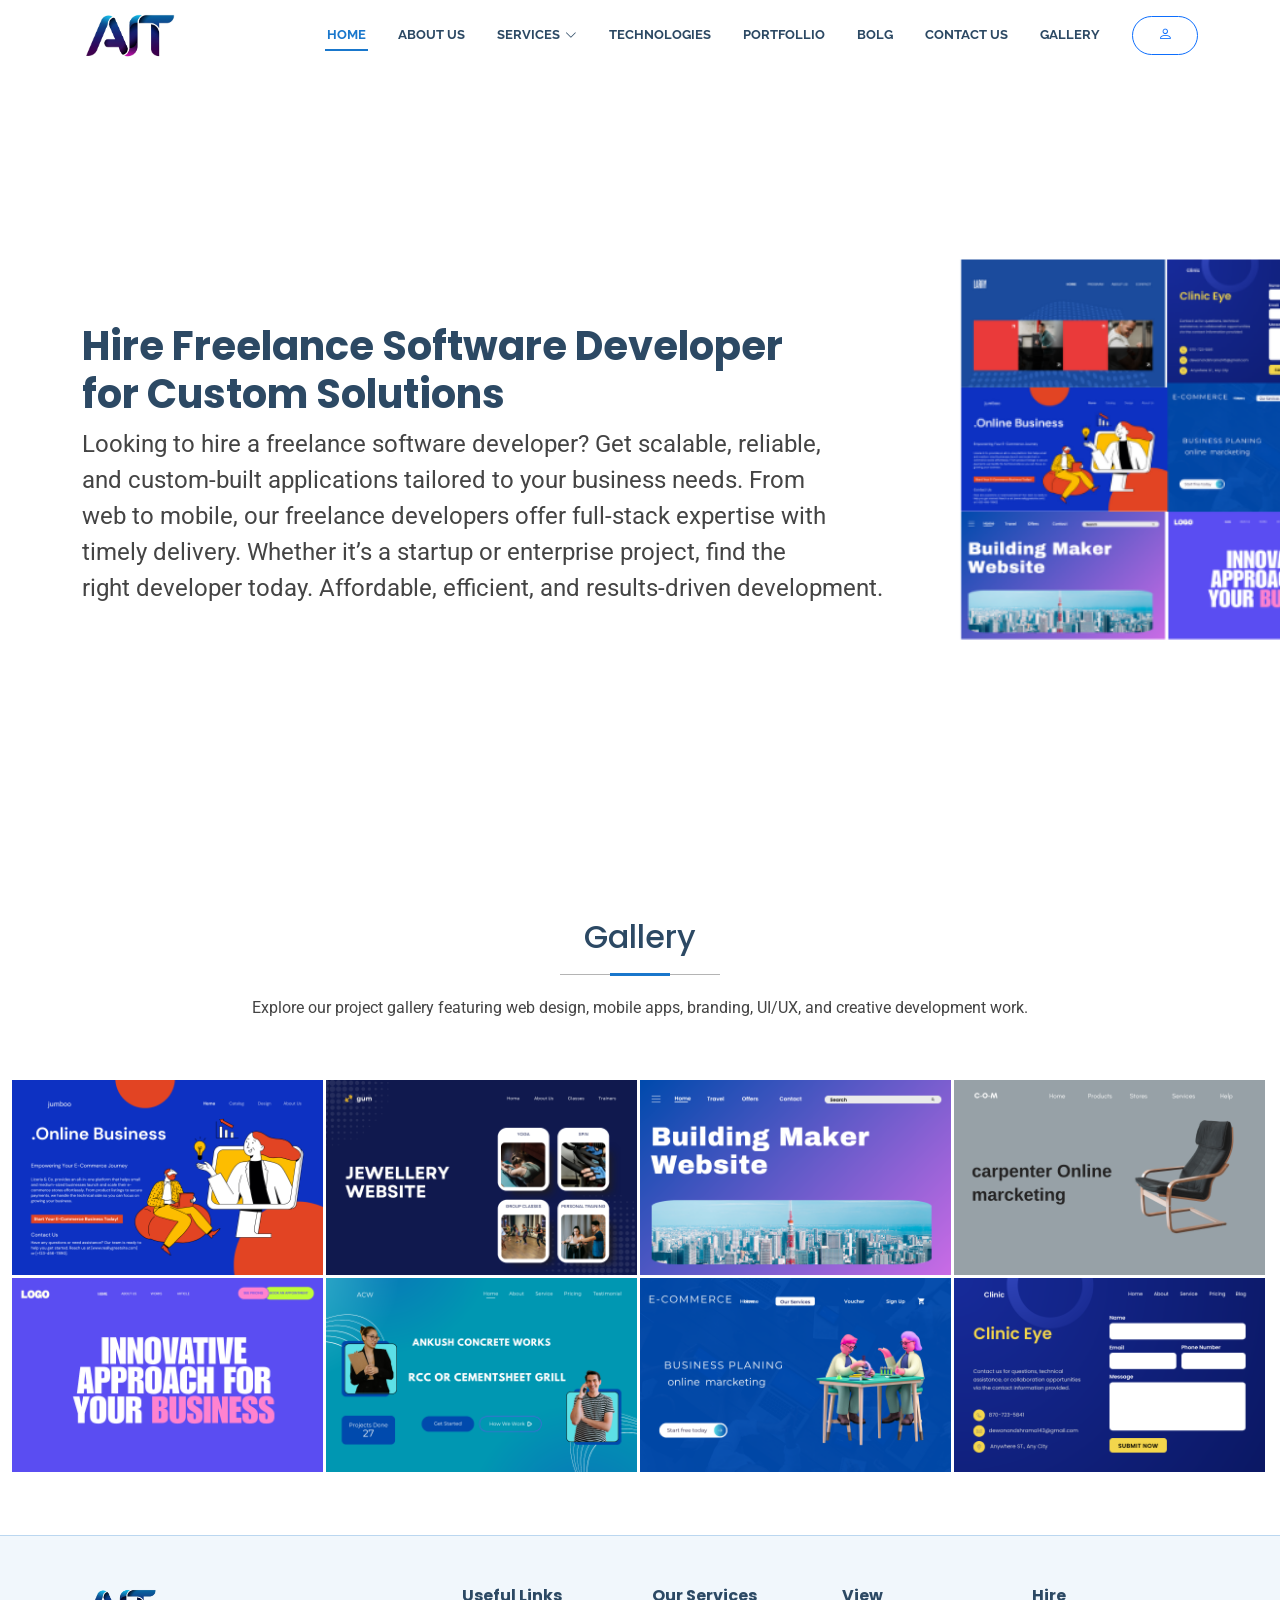
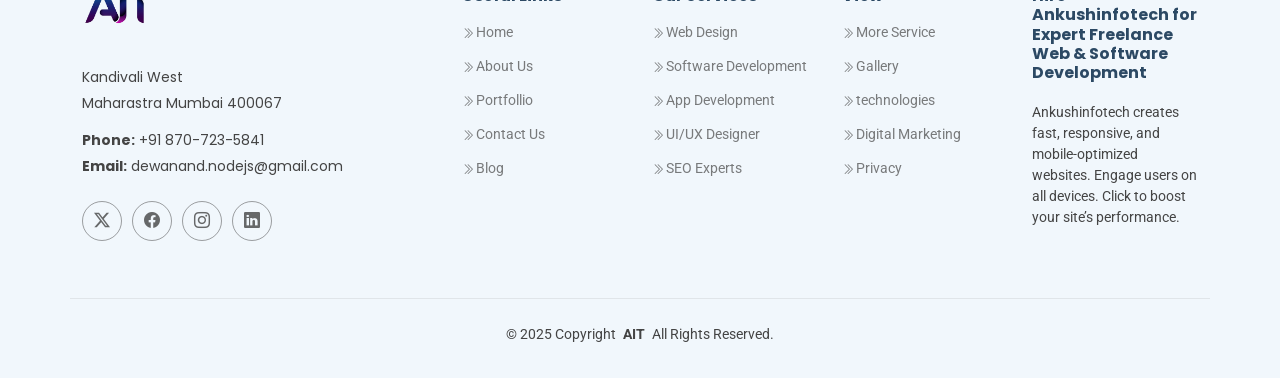
<file: gallery.html>
<!DOCTYPE html>
<html lang="en">
<head>
  <meta charset="utf-8">
  <meta name="viewport" content="width=device-width, initial-scale=1.0">
  <!-- Explicitly tell search engines to index this page and follow its links. Crucial for visibility. -->
  <meta name="robots" content="index, follow">

  <!-- Title: Corrected typo, specific to AnkushInfotech's project gallery, showcasing work. -->
  <title>AnkushInfotech | Portfolio & Gallery | Web Design, Software & SEO Projects</title>

  <!-- IMPORTANT: Description is now tailored for a gallery/portfolio page, inviting users to view your work. -->
  <meta name="description" content="Explore the AnkushInfotech portfolio and gallery showcasing our completed web design projects, custom software solutions, and successful SEO campaigns. View our work and see the results we deliver.">

  <!-- Keywords: Specific to a gallery/portfolio, including terms for completed work, projects, and visual examples. -->
  <meta name="keywords" content="AnkushInfotech portfolio, web design gallery, software development projects, SEO case studies, completed websites, app development portfolio, digital marketing results, project showcase, client work, freelance portfolio India, Mumbai web design projects">

  <!-- Canonical Tag: This MUST point ONLY to the preferred URL of *THIS* page (the gallery page). -->
  <link rel="canonical" href="https://www.ankushinfotech.com/gallery.html">
  <!-- Example: If your gallery/portfolio page is at 'https://www.ankushinfotech.com/gallery.html', use that URL. -->

  <!-- Favicons -->
  <link href="assets/img/AIT.png" rel="icon">
  <!-- If you have an Apple Touch Icon, ensure the path is correct and uncomment. -->
  <!-- <link href="assets/img/apple-touch-icon.png" rel="apple-touch-icon"> -->

  <!-- Open Graph (OG) Tags: For rich previews when shared on Facebook, LinkedIn, WhatsApp, etc. -->
  <meta property="og:title" content="AnkushInfotech | Portfolio & Gallery | Web Design & Software Projects">
  <meta property="og:description" content="Explore the AnkushInfotech portfolio and gallery showcasing our completed web design projects, custom software solutions, and successful SEO campaigns.">
  <meta property="og:type" content="website"> <!-- Or 'CollectionPage' if it's a structured collection of items -->
  <meta property="og:url" content="https://www.ankushinfotech.com/gallery.html">
  <!-- OG Image: IMPORTANT! Replace with a full, absolute URL to a high-quality, compelling image (e.g., 1200x630px)
       that serves as a strong visual preview of your gallery (e.g., a collage of best projects, a hero shot of a key completed work). -->
  <meta property="og:image" content="https://www.ankushinfotech.com/assets/img/gallery-social-share.jpg">
  <meta property="og:image:width" content="1200">
  <meta property="og:image:height" content="630">
  <meta property="og:locale" content="en_IN"> <!-- Recommended for targeting India -->

  <!-- Twitter Card Tags: For rich previews when shared on Twitter. -->
  <meta name="twitter:card" content="summary_large_image">
  <meta name="twitter:site" content="@AnkushInfoTech"> <!-- IMPORTANT! Replace with your actual Twitter handle (e.g., @AnkushInfoTech) -->
  <meta name="twitter:title" content="AnkushInfotech | Portfolio & Gallery | Web Design & Software Projects">
  <meta name="twitter:description" content="Explore the AnkushInfotech portfolio and gallery showcasing our completed web design projects, custom software solutions, and successful SEO campaigns.">
  <meta name="twitter:image" content="https://www.ankushinfotech.com/assets/img/gallery-social-share.jpg"> <!-- Use the same high-quality image as your OG image. -->

  <!-- Structured Data (JSON-LD) for CollectionPage or CreativeWorkSeries: Helps search engines understand the page's content. -->
  <script type="application/ld+json">
  {
    "@context": "https://schema.org",
    "@type": "CollectionPage", // Or "ImageGallery" if primarily images, or "CreativeWorkSeries" for a series of projects
    "name": "AnkushInfotech Project Portfolio & Gallery",
    "description": "A visual showcase of completed web design, custom software development, and SEO projects by AnkushInfotech, demonstrating our expertise and results.",
    "url": "https://www.ankushinfotech.com/gallery.html",
    "image": "https://www.ankushinfotech.com/assets/img/gallery-social-share.jpg", // A representative image for the portfolio page
    "publisher": {
      "@type": "Organization",
      "name": "AnkushInfotech",
      "url": "https://www.ankushinfotech.com",
      "logo": {
        "@type": "ImageObject",
        "url": "https://www.ankushinfotech.com/assets/img/logoa.png" // Your organization's logo (assuming logoa.png is your main logo)
      }
    }
    // If you have individual projects with their own sections/pages, you could list them here:
    // "mainEntity": [
    //   {
    //     "@type": "CreativeWork", // Or "WebSite" if it's a website project
    //     "name": "E-commerce Website Redesign for Client X",
    //     "url": "https://www.ankushinfotech.com/portfolio/ecommerce-redesign.html",
    //     "image": "https://www.ankushinfotech.com/assets/img/portfolio/ecommerce-redesign-thumb.jpg",
    //     "description": "Case study on a custom e-commerce platform redesign, focusing on UX/UI and backend integration."
    //   },
    //   {
    //     "@type": "CreativeWork",
    //     "name": "Custom CRM Software for Service Provider Y",
    //     "url": "https://www.ankushinfotech.com/portfolio/crm-software.html",
    //     "image": "https://www.ankushinfotech.com/assets/img/portfolio/crm-software-thumb.jpg",
    //     "description": "Development of a bespoke CRM solution to streamline client management and operations."
    //   }
    // ]
  }
  </script>

  <!-- Optional: Specify the primary language of the document. -->
  <meta http-equiv="Content-Language" content="en">

  <!-- Optional: Generator tag (can be removed if not desired) -->
  <meta name="generator" content="AnkushInfotech (Custom Development)">

  <!-- Optional: Define a theme color for mobile browser address bars. -->
  <meta name="theme-color" content="#306EE0"> <!-- Consistent with other pages -->

  <!-- Fonts: Preconnect hints for faster font loading. -->
  <link href="https://fonts.googleapis.com" rel="preconnect">
  <link href="https://fonts.gstatic.com" rel="preconnect" crossorigin>
  <!-- Consolidate font imports for efficiency -->
  <link href="https://fonts.googleapis.com/css2?family=Roboto:wght@100;300;400;500;700;900&family=Poppins:wght@100;200;300;400;500;600;700;800;900&family=Raleway:wght@100;200;300;400;500;600;700;800;900&display=swap" rel="stylesheet">

  <!-- Vendor CSS Files -->
  <link href="assets/vendor/bootstrap/css/bootstrap.min.css" rel="stylesheet">
  <link href="assets/vendor/bootstrap-icons/bootstrap-icons.css" rel="stylesheet">
  <link href="assets/vendor/aos/aos.css" rel="stylesheet">
  <link href="assets/vendor/fontawesome-free/css/all.min.css" rel="stylesheet">
  <link href="assets/vendor/glightbox/css/glightbox.min.css" rel="stylesheet">
  <link href="assets/vendor/swiper/swiper-bundle.min.css" rel="stylesheet">

  <!-- Main CSS File -->
  <link href="assets/css/main.css" rel="stylesheet">

</head>

<body class="index-page">
  <!------------------------- Header Section --------------------->
  <header id="header" class="header sticky-top">
    <div class="branding d-flex align-items-center">

      <div class="container position-relative d-flex align-items-center justify-content-between">
        <a href="index.html" class="logo d-flex align-items-center me-auto">
          <h1 class="sitename"><img src="assets/img/AIT.png"></h1>
        </a>
        <nav id="navmenu" class="navmenu">
          <ul>
            <li><a href="index.html" class="active">Home<br></a></li>
            <li><a href="about.html">About Us</a></li>
            <!------------------------- Software services Place DropWown---------------------------------->
            <li class="dropdown"><a href="services.html"><span>services</span> <i
                  class="bi bi-chevron-down toggle-dropdown"></i></a>
              <ul>
                <li><a href="hirewebsite.html">Hire Website Developer</a></li>
                <li><a href="hireuiuxdeve.html">Hire UI/UX Designer</a></li>
                <li><a href="hiresoftwarede.html">Hire Software Developer</a></li>
                <li><a href="hireappdeve.html">Hire Mobile App Developer</a></li>
                <li><a href="hireseo.html">Hire SEO Experts</a></li>
                <li><a href="digitalmarket.html">Hire Digital Marketing</a></li>
                <!-- <li class="dropdown"><a href="#"><span>Deep Dropdown</span> <i
                      class="bi bi-chevron-down toggle-dropdown"></i></a>
                  <ul>
                    <li><a href="blog.html">Blogger</a></li>
                    <li><a href="login.html">Login In</a></li>
                    <li><a href="indivisualuser.html">Indivisual</a></li>
                    <li><a href="Userlist/bloggersuer.html">Blogger Table</a></li>
                    <li><a href="contact.html">Contact</a></li>
                  </ul>
                </li> -->
                <li><a href="services.html">More Service</a></li>
              </ul>
            </li>
            <!------------------------- Marcket Place DropWown---------------------------------->
            <!-- <li class="dropdown"><a href="#"><span>Marcketplace</span> <i
                  class="bi bi-chevron-down toggle-dropdown"></i></a>
              <ul>
                <li><a href="#">Hire SEO Experts</a></li>
                <li><a href="services.html">Services</a></li>
                <li class="dropdown"><a href="#"><span>Deep Dropdown</span> <i
                      class="bi bi-chevron-down toggle-dropdown"></i></a>
                  <ul>
                    <li><a href="blog.html">Blogger</a></li>
                    <li><a href="login.html">Login In</a></li>
                    <li><a href="indivisualuser.html">Indivisual</a></li>
                    <li><a href="Userlist/bloggersuer.html">Blogger Table</a></li>
                    <li><a href="contact.html">Contact</a></li>
                  </ul>
                </li>               
                <li><a href="#">Dropdown 3</a></li>
                <li><a href="#">Dropdown 4</a></li>
              </ul>
            </li> -->
            <li><a href="database.html">technologies</a></li>
            <li><a href="portfollio.html">Portfollio</a></li>
            <li><a href="blog.html">Bolg</a></li>
            <li><a href="contact.html">Contact Us</a></li>
            <li><a href="gallery.html">Gallery</a></li>

          </ul>
          <i class="mobile-nav-toggle d-xl-none bi bi-list"></i>
        </nav>

        <a class="cta-btn d-none d-sm-block btn btn-outline-primary" href="login.html"><i class="bi bi-person"></i></a>

      </div>

    </div>

  </header>

  <main class="main">

      <!--------------------------- top banner Section ------------------>
    <section id="hero" class="hero section light-background">

      <img src="assets/img/gallery/galleries.png" alt="Professional freelance web design and website development team"
        data-aos="fade-in">

      <div class="container position-relative">

        <div class="welcome position-relative" data-aos="fade-down" data-aos-delay="100">
          <h1>Hire Freelance Software Developer<br /> for Custom Solutions</h1>
            <p>
            Looking to hire a freelance software developer? Get scalable, reliable,<br /> 
            and custom-built applications tailored to your business needs. From<br /> 
            web to mobile, our freelance developers offer full-stack expertise with<br /> 
            timely delivery. Whether it’s a startup or enterprise project, find the <br /> 
            right developer today. Affordable, efficient, and results-driven development.
            </p>
        </div>
        <!-- End Welcome -->

      </div>

    </section>
    <!-- /Hero Section -->



    <!---------------------- Gallery Section ------------------------------>
    <section id="gallery" class="gallery section">

      <!-- Section Title -->
      <div class="container section-title" data-aos="fade-up">
        <h2>Gallery</h2>
        <p>
          Explore our project gallery featuring web design, mobile apps, branding, UI/UX, and creative development work.
        </p>
      </div><!-- End Section Title -->

      <div class="container-fluid" data-aos="fade-up" data-aos-delay="100">

        <div class="row g-0">

          <div class="col-lg-3 col-md-4">
            <div class="gallery-item">
              <a href="assets/img/gallery/g1.png" class="glightbox" data-gallery="images-gallery">
                <img src="assets/img/gallery/g1.png" alt="All-in-one eCommerce website platform helping small businesses launch online stores with expert support and digital marketing tools" class="img-fluid">
              </a>
            </div>
          </div><!-- End Gallery Item -->

          <div class="col-lg-3 col-md-4">
            <div class="gallery-item">
              <a href="assets/img/gallery/g2.png" class="glightbox" data-gallery="images-gallery">
                <img src="assets/img/gallery/g2.png" alt="Gym fitness website layout showing yoga, spin, group exercise classes, and personal training services" class="img-fluid">
              </a>
            </div>
          </div><!-- End Gallery Item -->

          <div class="col-lg-3 col-md-4">
            <div class="gallery-item">
              <a href="assets/img/gallery/g3.png" class="glightbox" data-gallery="images-gallery">
                <img src="assets/img/gallery/g3.png" alt="Building construction company website showing city skyline with modern high-rise buildings and tower infrastructure" class="img-fluid">
              </a>
            </div>
          </div><!-- End Gallery Item -->

          <div class="col-lg-3 col-md-4">
            <div class="gallery-item">
              <a href="assets/img/gallery/g4.png" class="glightbox" data-gallery="images-gallery">
                <img src="assets/img/gallery/g4.png" alt="Modern wooden armchair on carpenter online marketing website for handcrafted furniture and interior design" class="img-fluid">
              </a>
            </div>
          </div><!-- End Gallery Item -->

          <div class="col-lg-3 col-md-4">
            <div class="gallery-item">
              <a href="assets/img/gallery/g9.png" class="glightbox" data-gallery="images-gallery">
                <img src="assets/img/gallery/g9.png" alt="Modern business landing page with innovative marketing approach, bold typography, and call-to-action buttons for pricing and appointments" class="img-fluid">
              </a>
            </div>
          </div><!-- End Gallery Item -->

          <div class="col-lg-3 col-md-4">
            <div class="gallery-item">
              <a href="assets/img/gallery/g7.png" class="glightbox" data-gallery="images-gallery">
                <img src="assets/img/gallery/g7.png"  alt="Ankush Concrete Works homepage showcasing RCC and cement sheet grill services with team members and call-to-action buttons for project inquiries" class="img-fluid">
              </a>
            </div>
          </div><!-- End Gallery Item -->

          <div class="col-lg-3 col-md-4">
            <div class="gallery-item">
              <a href="assets/img/gallery/g6.png" class="glightbox" data-gallery="images-gallery">
                <img src="assets/img/gallery/g6.png" alt="3D illustration of e-commerce business planning and online marketing with animated characters and call-to-action to start free today"  class="img-fluid">
              </a>
            </div>
          </div><!-- End Gallery Item -->

          <div class="col-lg-3 col-md-4">
            <div class="gallery-item">
              <a href="assets/img/gallery/g11.png" class="glightbox" data-gallery="images-gallery">
                <img src="assets/img/gallery/g11.png" alt="" class="img-fluid">
              </a>
            </div>
          </div><!-- End Gallery Item -->

        </div>

      </div>

    </section><!-- /Gallery Section -->

  </main>
  <!-------------------------- Footer Section ----------------------------->
  
  <footer id="footer" class="footer light-background">
    <div class="container footer-top">
      <div class="row gy-4">
        <div class="col-lg-4 col-md-6 footer-about">
          <a href="index.html" class="logo d-flex align-items-center">
            <span class="sitename"><img src="assets/img/AIT.png"
                alt="Commercial, Work with top freelance software developers at Ankushinfotech. High-quality coding and secure applications delivered on time. Contact now,Discover how Ankushinfotech delivers top-tier freelance web development services. Get quality work, timely delivery, and scalable solutions today."></span>
          </a>
          <div class="footer-contact pt-3">
            <p>Kandivali West</p>
            <p>Maharastra Mumbai 400067</p>
            <p class="mt-3"><strong>Phone:</strong> <span>+91 870-723-5841</span></p>
            <p><strong>Email:</strong> <span>dewanand.nodejs@gmail.com</span></p>
          </div>
          <div class="social-links d-flex mt-4">
            <a href=""><i class="bi bi-twitter-x"></i></a>
            <a href=""><i class="bi bi-facebook"></i></a>
            <a href=""><i class="bi bi-instagram"></i></a>
            <a href=""><i class="bi bi-linkedin"></i></a>
          </div>
        </div>

        <div class="col-lg-2 col-md-3 footer-links">
          <h4>Useful Links</h4>
          <ul>
            <li><a href="index.html"><i class="bi bi-chevron-double-right"></i>Home</a></li>
            <li><a href="about.html"><i class="bi bi-chevron-double-right"></i>About Us</a></li>
            <li><a href="portfollio.html"><i class="bi bi-chevron-double-right"></i>Portfollio</a></li>
            <li><a href="contact.html"><i class="bi bi-chevron-double-right"></i>Contact Us</a></li>
            <li><a href="blog.html"><i class="bi bi-chevron-double-right"></i>Blog</a></li>
          </ul>
        </div>

        <div class="col-lg-2 col-md-3 footer-links">
          <h4>Our Services</h4>
          <ul>
            <li><a href="hirewebsite.html"><i class="bi bi-chevron-double-right"></i>Web Design</a></li>
            <li><a href="hiresoftwarede.html"><i class="bi bi-chevron-double-right"></i>Software Development</a></li>
            <li><a href="hireappdeve.html"><i class="bi bi-chevron-double-right"></i>App Development</a></li>
            <li><a href="hireuiuxdeve.html"><i class="bi bi-chevron-double-right"></i>UI/UX Designer</a></li>
            <li><a href="hireseo.html"><i class="bi bi-chevron-double-right"></i>SEO Experts</a></li>
          </ul>
        </div>

        <div class="col-lg-2 col-md-3 footer-links">
          <h4>View</h4>
          <ul>
            <li><a href="services.html"><i class="bi bi-chevron-double-right"></i>More Service</a></li>
            <li><a href="gallery.html"><i class="bi bi-chevron-double-right"></i>Gallery</a></li>
            <li><a href="database.html"><i class="bi bi-chevron-double-right"></i>technologies</a></li>
            <li><a href="digitalmarket.html"><i class="bi bi-chevron-double-right"></i>Digital Marketing</a></li>
            <li><a href="#"><i class="bi bi-chevron-double-right"></i>Privacy</a></li>
          </ul>
        </div>

        <div class="col-lg-2 col-md-3 footer-links">
          <h4>Hire Ankushinfotech for Expert Freelance Web & Software Development</h4>
          <p>Ankushinfotech creates fast, responsive, and mobile-optimized websites. Engage users on all devices. Click
            to boost your site’s performance.</p>
          <!-- <ul>
            <li><a href="#"><i class="bi bi-chevron-double-right"></i>Ipsam</a></li>
            <li><a href="#"><i class="bi bi-chevron-double-right"></i>Laudantium dolorum</a></li>
            <li><a href="#"><i class="bi bi-chevron-double-right"></i>Dinera</a></li>
            <li><a href="#"><i class="bi bi-chevron-double-right"></i>Trodelas</a></li>
            <li><a href="#"><i class="bi bi-chevron-double-right"></i>Flexo</a></li>
          </ul> -->
        </div>

      </div>
    </div>

    <div class="container copyright text-center mt-4">
      <p>© 2025 <span>Copyright</span> <strong class="px-1 sitename">AIT</strong> <span>All Rights
          Reserved.</span>
      </p>
      <div class="credits">
      </div>
    </div>
  </footer>

  <!-- Scroll Top -->
  <a href="#" id="scroll-top" class="scroll-top d-flex align-items-center justify-content-center"
    style="border-radius: 100%;"><i class="bi bi-arrow-up-short"></i></a>

  <!-- Preloader -->
  <!-- <div id="preloader"></div> -->


  <!-- <script>
  fetch('http://localhost:5000/api/users')
    .then(res => res.json())
    .then(users => {
      const container = document.getElementById('testimonials-container');

      users.forEach(user => {
        // Ensure image is set properly from DB path
        const imageFileName = user.image ? user.image.split('/').pop() : null;

        const imageUrl = imageFileName
          ? `http://localhost:5000/uploads/${imageFileName}`
          : 'assets/img/default.jpg'; // fallback image

        const slide = document.createElement('div');
        slide.className = 'swiper-slide';

        slide.innerHTML = `
          <div class="testimonial-item">
            <div class="d-flex">
              <img src="${imageUrl}" class="testimonial-img flex-shrink-0" alt="User Image">
              <div>
                <h3>${user.email}</h3>
                <h4>${user.phone}</h4>
                <div class="stars">
                  <i class="bi bi-star-fill"></i><i class="bi bi-star-fill"></i>
                  <i class="bi bi-star-fill"></i><i class="bi bi-star-fill"></i>
                  <i class="bi bi-star-fill"></i>
                </div>
              </div>
            </div>
            <p>
              <i class="bi bi-quote quote-icon-left"></i>
              <span>This is a sample testimonial for ${user.email}.</span>
              <i class="bi bi-quote quote-icon-right"></i>
            </p>
          </div>
        `;

        container.appendChild(slide);
      });
    })
    .catch(err => {
      console.error('Error fetching users:', err);
    });
</script> -->











  <!-- Vendor JS Files -->
  <script src="assets/vendor/bootstrap/js/bootstrap.bundle.min.js"></script>
  <script src="assets/vendor/php-email-form/validate.js"></script>
  <script src="assets/vendor/aos/aos.js"></script>
  <script src="assets/vendor/glightbox/js/glightbox.min.js"></script>
  <script src="assets/vendor/purecounter/purecounter_vanilla.js"></script>
  <script src="assets/vendor/swiper/swiper-bundle.min.js"></script>

  <!-- Main JS File -->
  <script src="assets/js/main.js"></script>

</body>

</html>
</file>
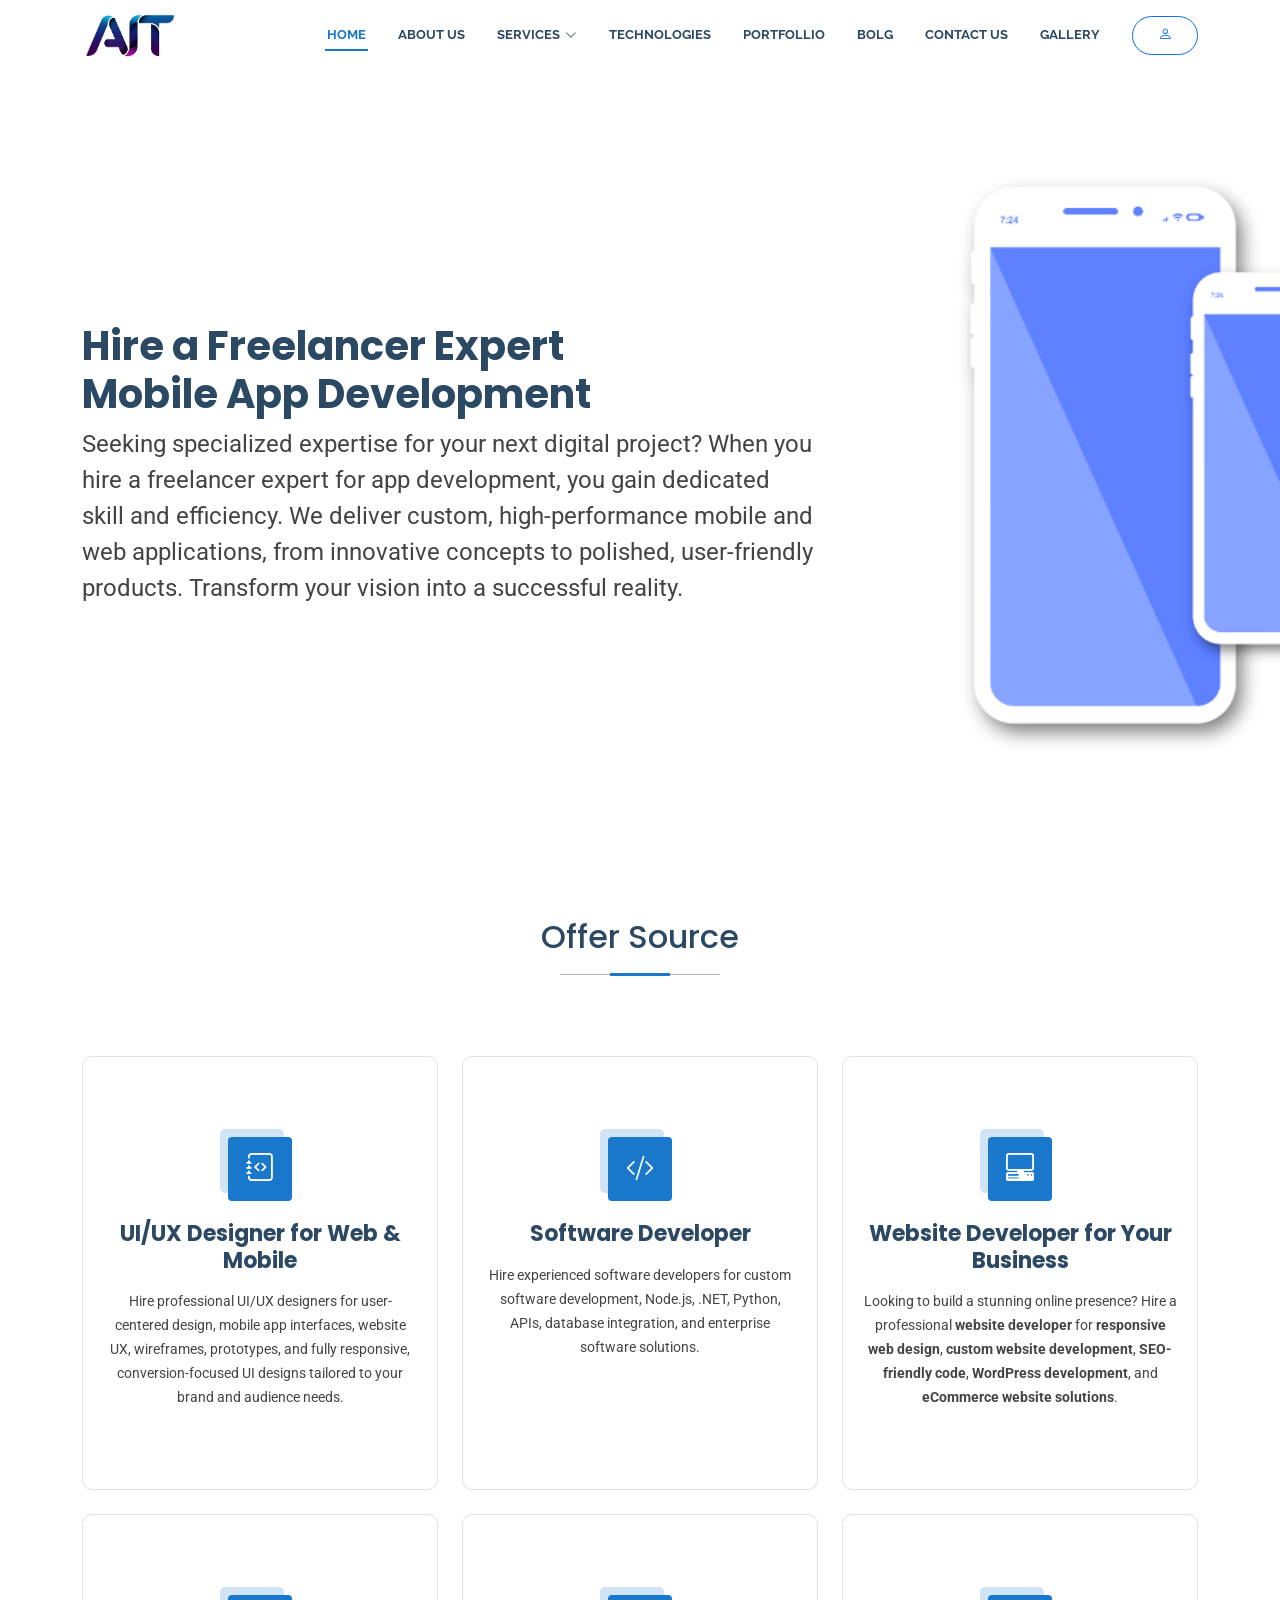
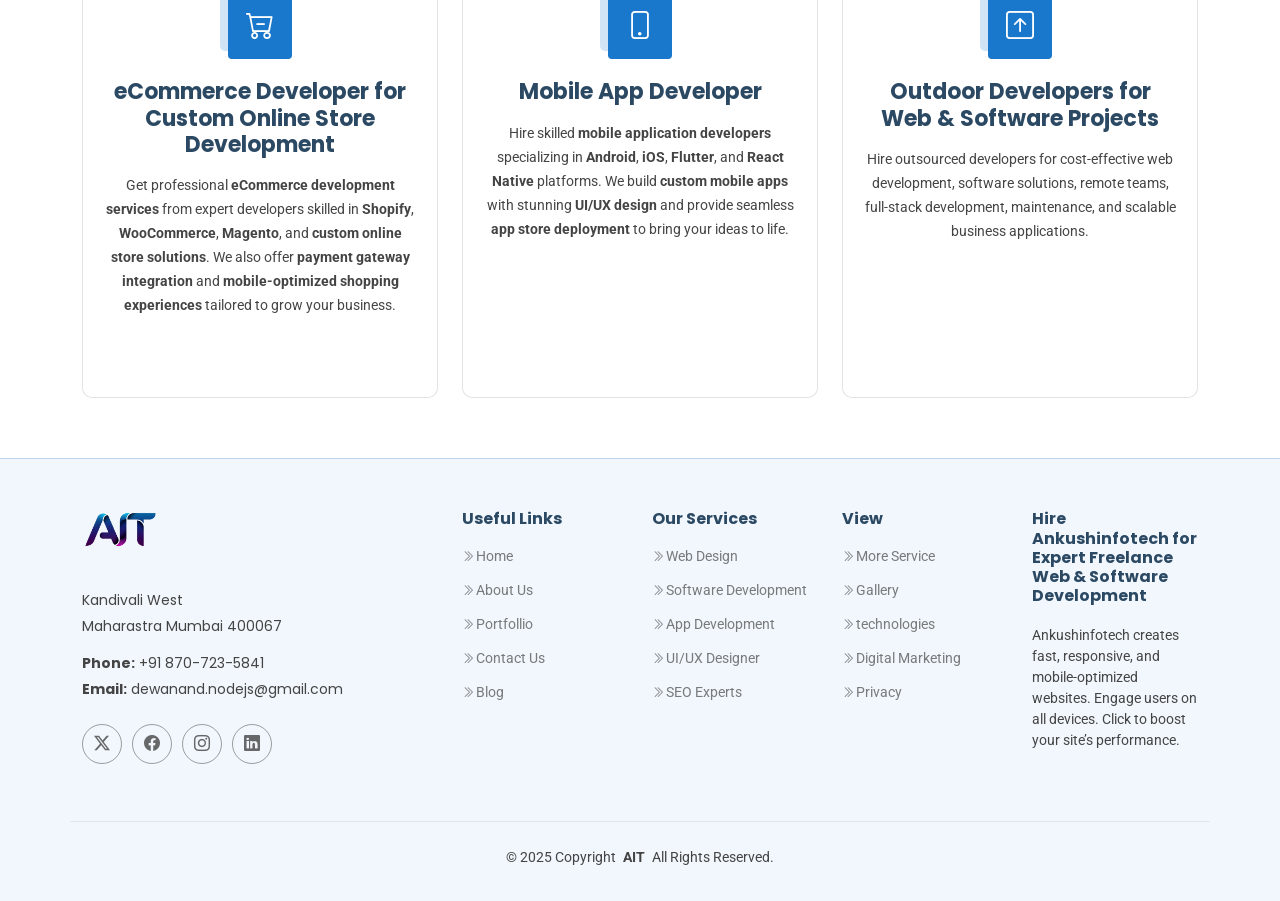
<file: hireappdeve.html>
<!DOCTYPE html>
<html lang="en">
<head>
  <meta charset="utf-8">
  <meta name="viewport" content="width=device-width, initial-scale=1.0">
  <!-- Explicitly tell search engines to index this page and follow its links. Crucial for visibility. -->
  <meta name="robots" content="index, follow">

  <!-- Title: Specific to hiring freelance app developers, mentioning key technologies and benefits. -->
  <title>AnkushInfotech | Hire Freelance App Developers: iOS, Android, Custom Mobile App Development</title>

  <!-- IMPORTANT: Description is now tailored for hiring app developers, highlighting expertise, technologies, and locations. -->
  <meta name="description" content="Hire expert freelance app developers from AnkushInfotech for custom iOS, Android, and cross-platform mobile app development. Get cutting-edge solutions for your business in Mumbai, Lucknow, Delhi, and across India.">

  <!-- Keywords: Comprehensive terms for app development services, platforms, and freelance hiring. -->
  <meta name="keywords" content="hire freelance app developer, mobile app development, iOS app developer, Android app developer, custom app development, cross-platform app development, React Native developer, Flutter developer, app development services India, freelance mobile developer, app solutions Mumbai, Lucknow, Delhi, mobile app design, app maintenance">

  <!-- Canonical Tag: This MUST point ONLY to the preferred URL of *THIS* page. -->
  <link rel="canonical" href="https://www.ankushinfotech.com/hireappdeve.html">
  <!-- Example: If your app development page is at 'https://www.ankushinfotech.com/hireappdeve.html', use that URL. -->

  <!-- Favicons -->
  <link href="assets/img/AIT.png" rel="icon">
  <!-- If you have an Apple Touch Icon, ensure the path is correct and uncomment. -->
  <!-- <link href="assets/img/apple-touch-icon.png" rel="apple-touch-icon"> -->

  <!-- Open Graph (OG) Tags: For rich previews when shared on Facebook, LinkedIn, WhatsApp, etc. -->
  <meta property="og:title" content="AnkushInfotech | Hire Freelance App Developers">
  <meta property="og:description" content="Hire expert freelance app developers from AnkushInfotech for custom iOS, Android, and cross-platform mobile app development solutions in India.">
  <meta property="og:type" content="website"> <!-- Or 'Service' if schema.org/Service is more appropriate for the page content -->
  <meta property="og:url" content="https://www.ankushinfotech.com/hireappdeve.html">
  <!-- OG Image: IMPORTANT! Replace with a full, absolute URL to a high-quality, compelling image (e.g., 1200x630px)
       that visually represents app development (e.g., mobile devices, code, app icons, or a team member). -->
  <meta property="og:image" content="https://www.ankushinfotech.com/assets/img/app-development-social-share.jpg">
  <meta property="og:image:width" content="1200">
  <meta property="og:image:height" content="630">
  <meta property="og:locale" content="en_IN"> <!-- Recommended for targeting India -->

  <!-- Twitter Card Tags: For rich previews when shared on Twitter. -->
  <meta name="twitter:card" content="summary_large_image">
  <meta name="twitter:site" content="@AnkushInfoTech"> <!-- IMPORTANT! Replace with your actual Twitter handle (e.g., @AnkushInfoTech) -->
  <meta name="twitter:title" content="AnkushInfotech | Hire Freelance App Developers">
  <meta name="twitter:description" content="Hire expert freelance app developers from AnkushInfotech for custom iOS, Android, and cross-platform mobile app development solutions in India.">
  <meta name="twitter:image" content="https://www.ankushinfotech.com/assets/img/app-development-social-share.jpg"> <!-- Use the same high-quality image as your OG image. -->

  <!-- Structured Data (JSON-LD) for Service and Organization:
       Crucial for local SEO and rich results in search engines. -->
  <script type="application/ld+json">
  {
    "@context": "https://schema.org",
    "@type": "app development", // Represents a service offered
    "name": "Freelance Mobile App Development",
    "description": "AnkushInfotech provides expert freelance mobile app development services for custom iOS, Android, and cross-platform applications, empowering businesses across India.",
    "url": "https://www.ankushinfotech.com/hireappdeve.html",
    "image": "https://www.ankushinfotech.com/assets/img/app-development-social-share.jpg", // A representative image for this service
    "provider": {
      "@type": "Organization",
      "name": "AnkushInfotech",
      "url": "https://www.ankushinfotech.com",
      "logo": {
        "@type": "ImageObject",
        "url": "https://www.ankushinfotech.com/assets/img/AIT.png"
      },
      "sameAs": [
        "https://twitter.com/AnkushInfoTech", // IMPORTANT: Replace with your actual Twitter URL
        "https://www.linkedin.com/company/your-company-linkedin-page/", // IMPORTANT: Replace with your actual LinkedIn URL
        "https://www.facebook.com/yourcompanypage/", // IMPORTANT: Replace with your actual Facebook URL
        "https://www.instagram.com/yourcompanypage/" // IMPORTANT: Replace with your actual Instagram URL
        // Add all relevant social media profiles here.
      ],
      "address": {
      "@type": "PostalAddress",
      "streetAddress": "Azad Compound, 90 Feet Road, Rm. No. A-59, Shree Durga Seva Samiti, B/H Chandrika Hotel", // IMPORTANT: Provide your full street address here
      "addressLocality": "Kandivali West", // IMPORTANT: Refined locality for clarity
      "addressRegion": "Maharashtra",
      "postalCode": "400067",
      "addressCountry": "IN"
    },
      "contactPoint": {
        "@type": "ContactPoint",
        "telephone": "+91-8707235841", // IMPORTANT: Replace with your actual phone number
        "contactType": "customer service",
        "email": "dewanandshrama143@gmail.com" // IMPORTANT: Replace with your actual email
      }
    },
    "serviceType": [ // List specific types of services offered on this page
      "Mobile App Development",
      "iOS App Development",
      "Android App Development",
      "Custom App Development",
      "Hybrid App Development",
      "React Native Development",
      "Flutter Development",
      "App UI/UX Design",
      "App Maintenance & Support"
    ],
    "areaServed": [ // Reiterate service areas for the specific service
      { "@type": "Place", "name": "India" },
      { "@type": "Place", "name": "Maharashtra" },
      { "@type": "Place", "name": "Mumbai" },
      { "@type": "Place", "name": "Lucknow" },
      { "@type": "Place", "name": "Delhi" },
      { "@type": "Place", "name": "Aligarh" },
      { "@type": "Place", "name": "Agra" },
      { "@type": "Place", "name": "Ayodhya" },
      { "@type": "Place", "name": "Uttar Pradesh" }
    ]
    // If you have specific pricing or offers, you can add an "offers" property here.
    // "offers": {
    //   "@type": "Offer",
    //   "priceCurrency": "INR",
    //   "price": "Call for Quote",
    //   "availability": "https://schema.org/InStock",
    //   "url": "https://www.ankushinfotech.com/contact.html" // Link to a page where they can get a quote
    // }
  }
  </script>

  <!-- Optional: Specify the primary language of the document. -->
  <meta http-equiv="Content-Language" content="en">

  <!-- Optional: Generator tag (can be removed if not desired) -->
  <meta name="generator" content="AnkushInfotech (Custom Development)">

  <!-- Optional: Define a theme color for mobile browser address bars. -->
  <meta name="theme-color" content="#306EE0"> <!-- Consistent with other pages -->

  <!-- Fonts: Preconnect hints for faster font loading. -->
  <link href="https://fonts.googleapis.com" rel="preconnect">
  <link href="https://fonts.gstatic.com" rel="preconnect" crossorigin>
  <!-- Consolidate font imports for efficiency (if not already done globally) -->
  <link href="https://fonts.googleapis.com/css2?family=Roboto:wght@100;300;400;500;700;900&family=Poppins:wght@100;200;300;400;500;600;700;800;900&family=Raleway:wght@100;200;300;400;500;600;700;800;900&display=swap" rel="stylesheet">

  <!-- Vendor CSS Files -->
  <link href="assets/vendor/bootstrap/css/bootstrap.min.css" rel="stylesheet">
  <link href="assets/vendor/bootstrap-icons/bootstrap-icons.css" rel="stylesheet">
  <link href="assets/vendor/aos/aos.css" rel="stylesheet">
  <link href="assets/vendor/fontawesome-free/css/all.min.css" rel="stylesheet">
  <link href="assets/vendor/glightbox/css/glightbox.min.css" rel="stylesheet">
  <link href="assets/vendor/swiper/swiper-bundle.min.css" rel="stylesheet">

  <!-- Main CSS File -->
  <link href="assets/css/main.css" rel="stylesheet">

</head>

<body class="index-page">
   <!------------------------- Header Section --------------------->
  <header id="header" class="header sticky-top">
    <div class="branding d-flex align-items-center">

      <div class="container position-relative d-flex align-items-center justify-content-between">
        <a href="index.html" class="logo d-flex align-items-center me-auto">
          <h1 class="sitename"><img src="assets/img/AIT.png"></h1>
        </a>
        <nav id="navmenu" class="navmenu">
          <ul>
            <li><a href="index.html" class="active">Home<br></a></li>
            <li><a href="about.html">About Us</a></li>
            <!------------------------- Software services Place DropWown---------------------------------->
            <li class="dropdown"><a href="services.html"><span>services</span> <i
                  class="bi bi-chevron-down toggle-dropdown"></i></a>
              <ul>
                <li><a href="hirewebsite.html">Hire Website Developer</a></li>
                <li><a href="hireuiuxdeve.html">Hire UI/UX Designer</a></li>
                <li><a href="hiresoftwarede.html">Hire Software Developer</a></li>
                <li><a href="hireappdeve.html">Hire Mobile App Developer</a></li>
                <li><a href="hireseo.html">Hire SEO Experts</a></li>
                <li><a href="digitalmarket.html">Hire Digital Marketing</a></li>
                <!-- <li class="dropdown"><a href="#"><span>Deep Dropdown</span> <i
                      class="bi bi-chevron-down toggle-dropdown"></i></a>
                  <ul>
                    <li><a href="blog.html">Blogger</a></li>
                    <li><a href="login.html">Login In</a></li>
                    <li><a href="indivisualuser.html">Indivisual</a></li>
                    <li><a href="Userlist/bloggersuer.html">Blogger Table</a></li>
                    <li><a href="contact.html">Contact</a></li>
                  </ul>
                </li> -->
                <li><a href="services.html">More Service</a></li>
              </ul>
            </li>
            <!------------------------- Marcket Place DropWown---------------------------------->
            <!-- <li class="dropdown"><a href="#"><span>Marcketplace</span> <i
                  class="bi bi-chevron-down toggle-dropdown"></i></a>
              <ul>
                <li><a href="#">Hire SEO Experts</a></li>
                <li><a href="services.html">Services</a></li>
                <li class="dropdown"><a href="#"><span>Deep Dropdown</span> <i
                      class="bi bi-chevron-down toggle-dropdown"></i></a>
                  <ul>
                    <li><a href="blog.html">Blogger</a></li>
                    <li><a href="login.html">Login In</a></li>
                    <li><a href="indivisualuser.html">Indivisual</a></li>
                    <li><a href="Userlist/bloggersuer.html">Blogger Table</a></li>
                    <li><a href="contact.html">Contact</a></li>
                  </ul>
                </li>               
                <li><a href="#">Dropdown 3</a></li>
                <li><a href="#">Dropdown 4</a></li>
              </ul>
            </li> -->
            <li><a href="database.html">technologies</a></li>
            <li><a href="portfollio.html">Portfollio</a></li>
            <li><a href="blog.html">Bolg</a></li>
            <li><a href="contact.html">Contact Us</a></li>
            <li><a href="gallery.html">Gallery</a></li>

          </ul>
          <i class="mobile-nav-toggle d-xl-none bi bi-list"></i>
        </nav>

        <a class="cta-btn d-none d-sm-block btn btn-outline-primary" href="login.html"><i class="bi bi-person"></i></a>

      </div>

    </div>

  </header>

  <main class="main">
    <!-------------------------- Hero Section ------------------------------->
    <section id="hero" class="hero section light-background">

      <img src="assets/img/appdeve.png"
        alt="Hire a Freelancer Expert, App Development,Custom,Mobile,Web Applications,Freelance web developer coding on a laptop" 
        data-aos="fade-in">

      <div class="container position-relative">

        <div class="welcome position-relative" data-aos="fade-down" data-aos-delay="100">
          <h1> Hire a Freelancer Expert<br /> Mobile App Development</h1>
           <p>Seeking specialized expertise for your next digital project? When you <br />
            hire a freelancer expert for app development, you gain dedicated<br />
             skill and efficiency. We deliver custom, high-performance mobile and<br />
              web applications, from innovative concepts to polished, user-friendly<br />
               products. Transform your vision into a successful reality.</p>
        </div>

      </div>

    </section><!-- /Hero Section -->

    <!-------------------------- Services Section -------------------------->
    <section id="services" class="services section">

      <!-- Section Title -->
      <div class="container section-title" data-aos="fade-up">
        <h2>Offer Source</h2>
        <p>
        <!-- <p>
          We offer web development, mobile app development, SEO, social media marketing, eCommerce solutions, UI/UX
          design, and software development services.
        </p> -->
      </div><!-- End Section Title -->

      <div class="container">

        <div class="row gy-4">


            
          <div class="col-lg-4 col-md-6" data-aos="fade-up" data-aos-delay="500">
            <div class="service-item position-relative">
              <div class="icon">
                <i class="bi bi-journal-code"></i>
              </div>
              <a href="#" class="stretched-link">
                <h3>UI/UX Designer for Web & Mobile</h3>
              </a>
              <p>
                Hire professional UI/UX designers for user-centered design, mobile app interfaces, website UX, wireframes, prototypes, and fully responsive, conversion-focused UI designs tailored to your brand and audience needs.
              </p>
              <a href="#" class="stretched-link"></a>
            </div>
          </div><!-- End Service Item -->

          <div class="col-lg-4 col-md-6" data-aos="fade-up" data-aos-delay="400">
            <div class="service-item position-relative">
              <div class="icon">
                <i class="bi bi-code-slash"></i>
              </div>
              <a href="#" class="stretched-link">
                <h3>Software Developer</h3>
              </a>
              <p>
                Hire experienced software developers for custom software development, Node.js, .NET, Python, APIs,
                database integration, and enterprise software solutions.
              </p>

              <a href="#" class="stretched-link"></a>
            </div>
          </div><!-- End Service Item -->

          <div class="col-lg-4 col-md-6" data-aos="fade-up" data-aos-delay="100">
            <div class="service-item  position-relative">
              <div class="icon">
                <i class="bi bi-pc-display-horizontal"></i>
              </div>
              <a href="#" class="stretched-link">
                <h3>Website Developer for Your Business</h3>
              </a>
              <p>
                Looking to build a stunning online presence? Hire a professional <strong>website developer</strong> for
                <strong>responsive web design</strong>, <strong>custom website development</strong>,
                <strong>SEO-friendly code</strong>, <strong>WordPress development</strong>, and
                <strong>eCommerce website solutions</strong>.
              </p>



            </div>
          </div><!-- End Service Item -->

          <div class="col-lg-4 col-md-6" data-aos="fade-up" data-aos-delay="200">
            <div class="service-item position-relative">
              <div class="icon">
                <i class="bi bi-cart-dash"></i>
              </div>
              <a href="#" class="stretched-link">
                <h3>eCommerce Developer for Custom Online Store Development</h3>
              </a>
              <p>
                Get professional <strong>eCommerce development services</strong> from expert developers skilled in
                <strong>Shopify</strong>, <strong>WooCommerce</strong>, <strong>Magento</strong>, and
                <strong>custom online store solutions</strong>. We also offer <strong>payment gateway
                  integration</strong> and
                <strong>mobile-optimized shopping experiences</strong> tailored to grow your business.
              </p>


            </div>
          </div><!-- End Service Item -->

          <div class="col-lg-4 col-md-6" data-aos="fade-up" data-aos-delay="300">
            <div class="service-item position-relative">
              <div class="icon">
                <i class="bi bi-phone"></i>
              </div>
              <a href="/hire-mobile-app-developer" class="stretched-link">
                <h3>Mobile App Developer</h3>
              </a>
              <p>
                Hire skilled <strong>mobile application developers</strong> specializing in
                <strong>Android</strong>, <strong>iOS</strong>, <strong>Flutter</strong>, and
                <strong>React Native</strong> platforms. We build <strong>custom mobile apps</strong> with
                stunning <strong>UI/UX design</strong> and provide seamless <strong>app store deployment</strong>
                to bring your ideas to life.
              </p>


            </div>
          </div><!-- End Service Item -->


          <div class="col-lg-4 col-md-6" data-aos="fade-up" data-aos-delay="600">
            <div class="service-item position-relative">
              <div class="icon">
                <i class="bi bi-arrow-up-square"></i>
              </div>
              <a href="#" class="stretched-link">
                <h3>Outdoor Developers for Web & Software Projects</h3>
              </a>
              <p>
                Hire outsourced developers for cost-effective web development, software solutions, remote teams,
                full-stack development, maintenance, and scalable business applications.
              </p>
              <a href="#" class="stretched-link"></a>
            </div>
          </div><!-- End Service Item --> 

        </div>

      </div>

    </section><!-- /Services Section -->

  </main>

  <!------------------------------- Footer Section ---------------------------->
  
  <footer id="footer" class="footer light-background">
    <div class="container footer-top">
      <div class="row gy-4">
        <div class="col-lg-4 col-md-6 footer-about">
          <a href="index.html" class="logo d-flex align-items-center">
            <span class="sitename"><img src="assets/img/AIT.png"
                alt="Commercial, Work with top freelance software developers at Ankushinfotech. High-quality coding and secure applications delivered on time. Contact now,Discover how Ankushinfotech delivers top-tier freelance web development services. Get quality work, timely delivery, and scalable solutions today."></span>
          </a>
          <div class="footer-contact pt-3">
            <p>Kandivali West</p>
            <p>Maharastra Mumbai 400067</p>
            <p class="mt-3"><strong>Phone:</strong> <span>+91 870-723-5841</span></p>
            <p><strong>Email:</strong> <span>dewanand.nodejs@gmail.com</span></p>
          </div>
          <div class="social-links d-flex mt-4">
            <a href=""><i class="bi bi-twitter-x"></i></a>
            <a href=""><i class="bi bi-facebook"></i></a>
            <a href=""><i class="bi bi-instagram"></i></a>
            <a href=""><i class="bi bi-linkedin"></i></a>
          </div>
        </div>

        <div class="col-lg-2 col-md-3 footer-links">
          <h4>Useful Links</h4>
          <ul>
            <li><a href="index.html"><i class="bi bi-chevron-double-right"></i>Home</a></li>
            <li><a href="about.html"><i class="bi bi-chevron-double-right"></i>About Us</a></li>
            <li><a href="portfollio.html"><i class="bi bi-chevron-double-right"></i>Portfollio</a></li>
            <li><a href="contact.html"><i class="bi bi-chevron-double-right"></i>Contact Us</a></li>
            <li><a href="blog.html"><i class="bi bi-chevron-double-right"></i>Blog</a></li>
          </ul>
        </div>

        <div class="col-lg-2 col-md-3 footer-links">
          <h4>Our Services</h4>
          <ul>
            <li><a href="hirewebsite.html"><i class="bi bi-chevron-double-right"></i>Web Design</a></li>
            <li><a href="hiresoftwarede.html"><i class="bi bi-chevron-double-right"></i>Software Development</a></li>
            <li><a href="hireappdeve.html"><i class="bi bi-chevron-double-right"></i>App Development</a></li>
            <li><a href="hireuiuxdeve.html"><i class="bi bi-chevron-double-right"></i>UI/UX Designer</a></li>
            <li><a href="hireseo.html"><i class="bi bi-chevron-double-right"></i>SEO Experts</a></li>
          </ul>
        </div>

        <div class="col-lg-2 col-md-3 footer-links">
          <h4>View</h4>
          <ul>
            <li><a href="services.html"><i class="bi bi-chevron-double-right"></i>More Service</a></li>
            <li><a href="gallery.html"><i class="bi bi-chevron-double-right"></i>Gallery</a></li>
            <li><a href="database.html"><i class="bi bi-chevron-double-right"></i>technologies</a></li>
            <li><a href="digitalmarket.html"><i class="bi bi-chevron-double-right"></i>Digital Marketing</a></li>
            <li><a href="#"><i class="bi bi-chevron-double-right"></i>Privacy</a></li>
          </ul>
        </div>

        <div class="col-lg-2 col-md-3 footer-links">
          <h4>Hire Ankushinfotech for Expert Freelance Web & Software Development</h4>
          <p>Ankushinfotech creates fast, responsive, and mobile-optimized websites. Engage users on all devices. Click
            to boost your site’s performance.</p>
          <!-- <ul>
            <li><a href="#"><i class="bi bi-chevron-double-right"></i>Ipsam</a></li>
            <li><a href="#"><i class="bi bi-chevron-double-right"></i>Laudantium dolorum</a></li>
            <li><a href="#"><i class="bi bi-chevron-double-right"></i>Dinera</a></li>
            <li><a href="#"><i class="bi bi-chevron-double-right"></i>Trodelas</a></li>
            <li><a href="#"><i class="bi bi-chevron-double-right"></i>Flexo</a></li>
          </ul> -->
        </div>

      </div>
    </div>

    <div class="container copyright text-center mt-4">
      <p>© 2025 <span>Copyright</span> <strong class="px-1 sitename">AIT</strong> <span>All Rights
          Reserved.</span>
      </p>
      <div class="credits">
      </div>
    </div>
  </footer>


  <!-- Scroll Top -->
  <a href="#" id="scroll-top" class="scroll-top d-flex align-items-center justify-content-center"
    style="border-radius: 100%;"><i class="bi bi-arrow-up-short"></i></a>

  <!-- Preloader -->
  <!-- <div id="preloader"></div> -->


  <!-- <script>
  fetch('http://localhost:5000/api/users')
    .then(res => res.json())
    .then(users => {
      const container = document.getElementById('testimonials-container');

      users.forEach(user => {
        // Ensure image is set properly from DB path
        const imageFileName = user.image ? user.image.split('/').pop() : null;

        const imageUrl = imageFileName
          ? `http://localhost:5000/uploads/${imageFileName}`
          : 'assets/img/default.jpg'; // fallback image

        const slide = document.createElement('div');
        slide.className = 'swiper-slide';

        slide.innerHTML = `
          <div class="testimonial-item">
            <div class="d-flex">
              <img src="${imageUrl}" class="testimonial-img flex-shrink-0" alt="User Image">
              <div>
                <h3>${user.email}</h3>
                <h4>${user.phone}</h4>
                <div class="stars">
                  <i class="bi bi-star-fill"></i><i class="bi bi-star-fill"></i>
                  <i class="bi bi-star-fill"></i><i class="bi bi-star-fill"></i>
                  <i class="bi bi-star-fill"></i>
                </div>
              </div>
            </div>
            <p>
              <i class="bi bi-quote quote-icon-left"></i>
              <span>This is a sample testimonial for ${user.email}.</span>
              <i class="bi bi-quote quote-icon-right"></i>
            </p>
          </div>
        `;

        container.appendChild(slide);
      });
    })
    .catch(err => {
      console.error('Error fetching users:', err);
    });
</script> -->


  <!-- Vendor JS Files -->
  <script src="assets/vendor/bootstrap/js/bootstrap.bundle.min.js"></script>
  <script src="assets/vendor/php-email-form/validate.js"></script>
  <script src="assets/vendor/aos/aos.js"></script>
  <script src="assets/vendor/glightbox/js/glightbox.min.js"></script>
  <script src="assets/vendor/purecounter/purecounter_vanilla.js"></script>
  <script src="assets/vendor/swiper/swiper-bundle.min.js"></script>

  <!-- Main JS File -->
  <script src="assets/js/main.js"></script>

</body>

</html>
</file>
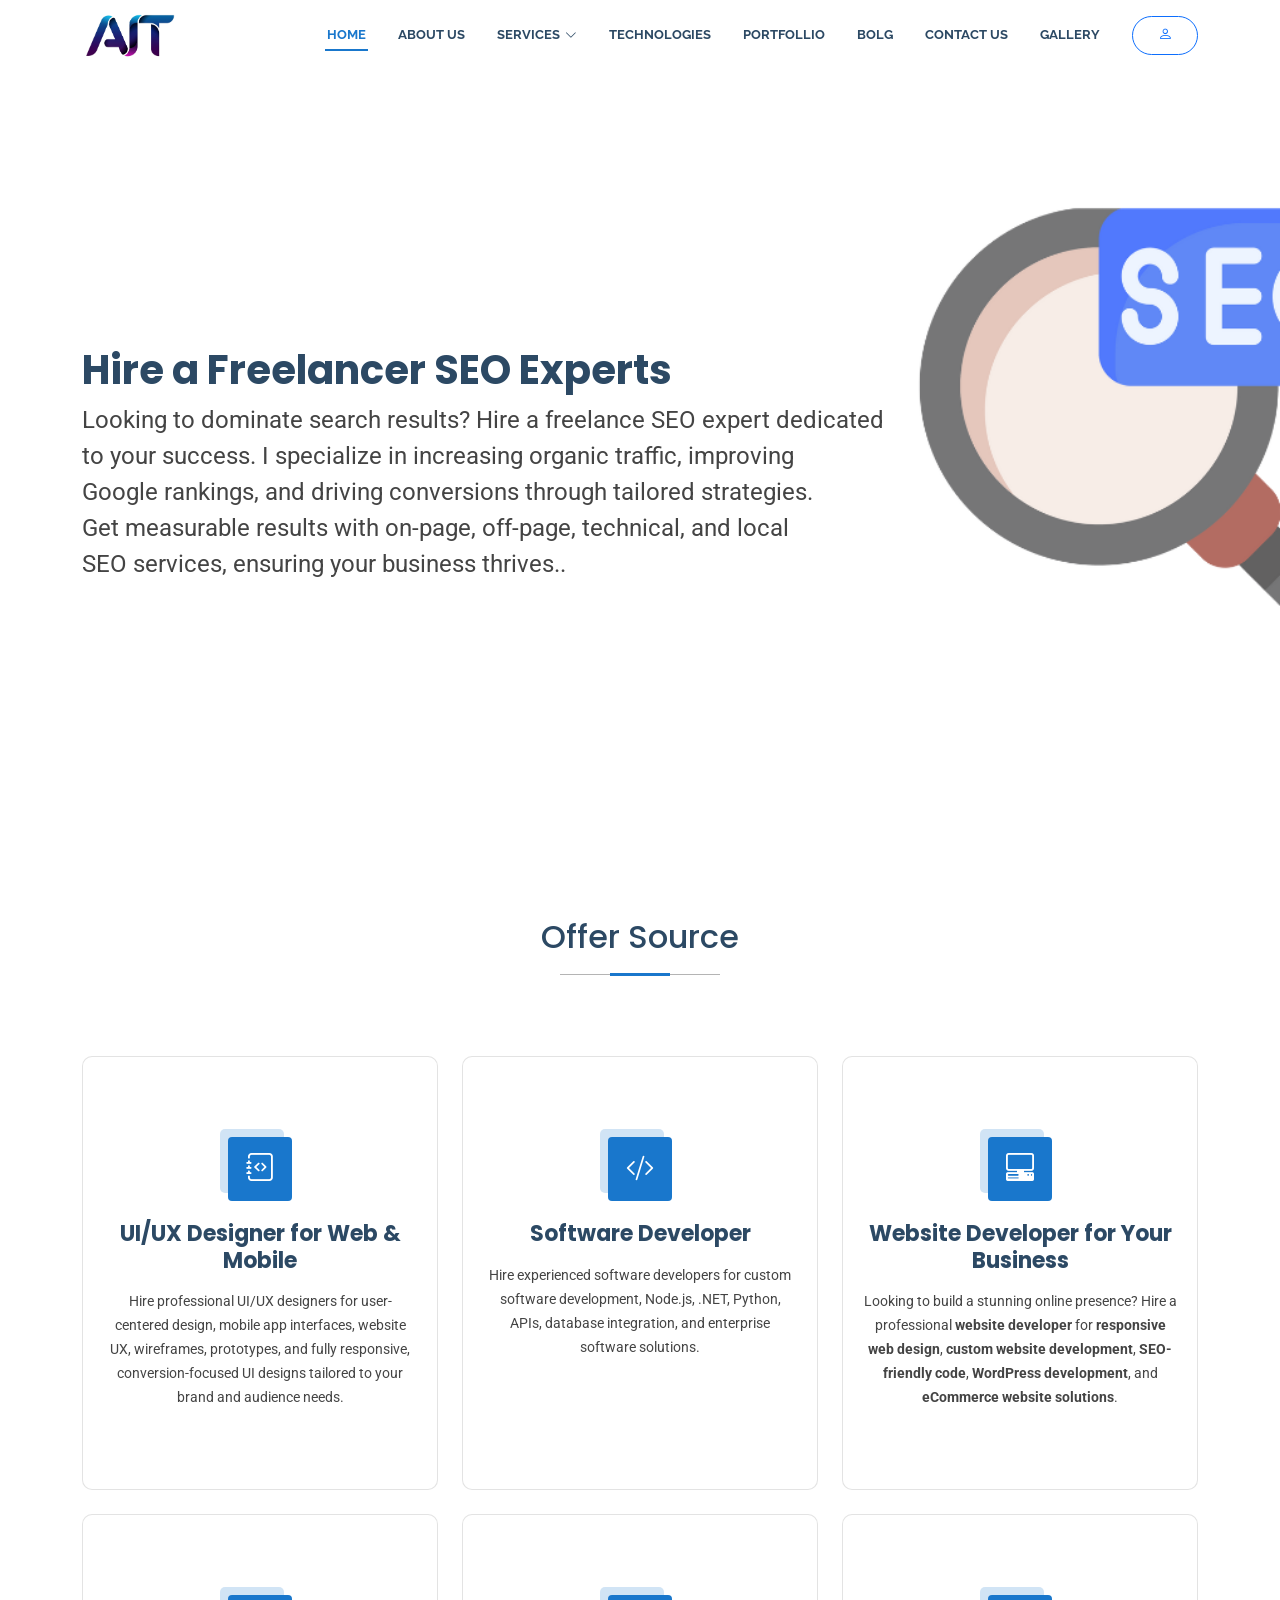
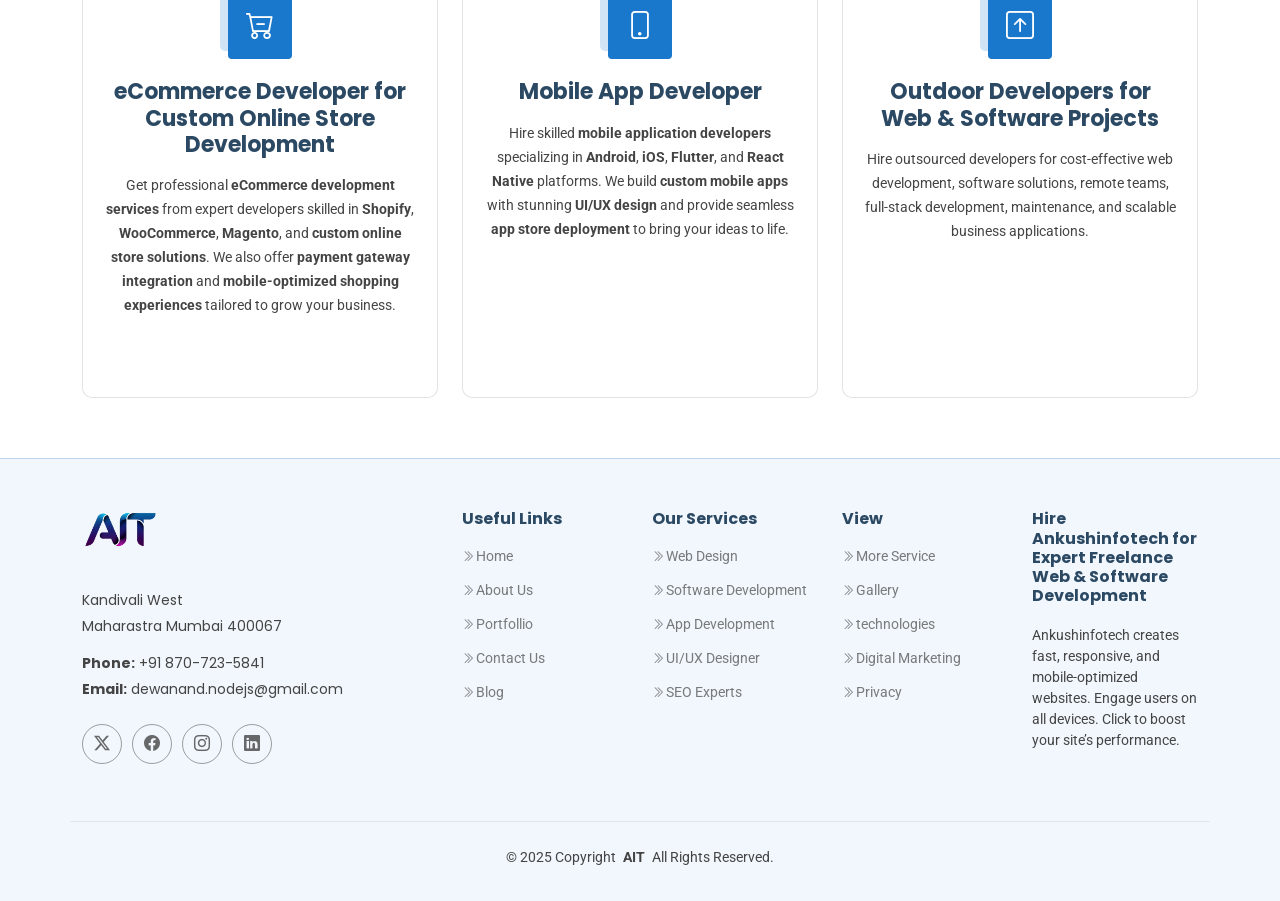
<file: hireseo.html>
<!DOCTYPE html>
<html lang="en">
  
<head>
  <meta charset="utf-8">
  <meta name="viewport" content="width=device-width, initial-scale=1.0">
  <!-- Explicitly tell search engines to index this page and follow its links. Crucial for visibility. -->
  <meta name="robots" content="index, follow">

  <!-- Title: Specific to hiring freelance SEO experts, mentioning key benefits and locations. -->
  <title>AnkushInfotech | Hire Freelance SEO Experts: Boost Rankings & Traffic in India, Mumbai</title>
  
  <!-- IMPORTANT: Description is now tailored for hiring SEO experts, highlighting services, strategies, and locations. -->
  <meta name="description" content="Hire top freelance SEO experts from AnkushInfotech to skyrocket your organic traffic and Google rankings. We offer comprehensive technical, on-page, local SEO, and link building services in Lucknow, Delhi, Mumbai, and pan-India for all industries.">

  <!-- Keywords: Comprehensive terms for SEO services, strategies, and freelance hiring. -->
  <meta name="keywords" content="hire freelance SEO expert, SEO services India, organic traffic growth, Google rankings, technical SEO, on-page SEO, local SEO, link building services, SEO consultant, freelance SEO specialist, search engine optimization, digital marketing SEO, Lucknow SEO, Delhi SEO, Mumbai SEO, pan-India SEO">

  <!-- Canonical Tag: This MUST point ONLY to the preferred URL of *THIS* page. -->
  <link rel="canonical" href="https://www.ankushinfotech.com/hireseo.html">
  <!-- Example: If your SEO services page is at 'https://www.ankushinfotech.com/hireseo.html', use that URL. -->

  <!-- Favicons -->
  <link href="assets/img/AIT.png" rel="icon">
  <!-- If you have an Apple Touch Icon, ensure the path is correct and uncomment. -->
  <!-- <link href="assets/img/apple-touch-icon.png" rel="apple-touch-icon"> -->

  <!-- Open Graph (OG) Tags: For rich previews when shared on Facebook, LinkedIn, WhatsApp, etc. -->
  <meta property="og:title" content="AnkushInfotech | Hire Freelance SEO Experts: Boost Rankings & Traffic">
  <meta property="og:description" content="Hire top freelance SEO experts from AnkushInfotech for comprehensive technical, on-page, local SEO, and link building services in India. Skyrocket your organic traffic and Google rankings.">
  <meta property="og:type" content="website"> <!-- Or 'Service' if schema.org/Service is more appropriate for the page content -->
  <meta property="og:url" content="https://www.ankushinfotech.com/hireseo.html">
  <!-- OG Image: IMPORTANT! Replace with a full, absolute URL to a high-quality, compelling image (e.g., 1200x630px)
       that visually represents SEO (e.g., growth charts, search bar, magnifying glass, or a team member). -->
  <meta property="og:image" content="https://www.ankushinfotech.com/assets/img/seo-experts-social-share.jpg">
  <meta property="og:image:width" content="1200">
  <meta property="og:image:height" content="630">
  <meta property="og:locale" content="en_IN"> <!-- Recommended for targeting India -->

  <!-- Twitter Card Tags: For rich previews when shared on Twitter. -->
  <meta name="twitter:card" content="summary_large_image">
  <meta name="twitter:site" content="@AnkushInfoTech"> <!-- IMPORTANT! Replace with your actual Twitter handle (e.g., @AnkushInfoTech) -->
  <meta name="twitter:title" content="AnkushInfotech | Hire Freelance SEO Experts: Boost Rankings & Traffic">
  <meta name="twitter:description" content="Hire top freelance SEO experts from AnkushInfotech for comprehensive technical, on-page, local SEO, and link building services in India. Skyrocket your organic traffic and Google rankings.">
  <meta name="twitter:image" content="https://www.ankushinfotech.com/assets/img/seo-experts-social-share.jpg"> <!-- Use the same high-quality image as your OG image. -->

  <!-- Structured Data (JSON-LD) for Service and Organization:
       Crucial for local SEO and rich results in search engines. -->
  <script type="application/ld+json">
  {
    "@context": "https://schema.org",
    "@type": "SEO Experts, local seo in Mumbai", // Represents a service offered
    "name": "Freelance SEO Services",
    "description": "AnkushInfotech provides expert freelance SEO services including technical SEO, on-page optimization, local SEO, and link building to boost organic traffic and Google rankings for businesses across India.",
    "url": "https://www.ankushinfotech.com/hireseo.html",
    "image": "https://www.ankushinfotech.com/assets/img/seo-experts-social-share.jpg", // A representative image for this service
    "provider": {
      "@type": "Organization",
      "name": "AnkushInfotech",
      "url": "https://www.ankushinfotech.com",
      "logo": {
        "@type": "ImageObject",
        "url": "https://www.ankushinfotech.com/assets/img/AIT.png"
      },
      "sameAs": [
        "https://twitter.com/AnkushInfoTech", // IMPORTANT: Replace with your actual Twitter URL
        "https://www.linkedin.com/company/your-company-linkedin-page/", // IMPORTANT: Replace with your actual LinkedIn URL
        "https://www.facebook.com/yourcompanypage/", // IMPORTANT: Replace with your actual Facebook URL
        "https://www.instagram.com/yourcompanypage/" // IMPORTANT: Replace with your actual Instagram URL
        // Add all relevant social media profiles here.
      ],
      "address": {
      "@type": "PostalAddress",
      "streetAddress": "Azad Compound, 90 Feet Road, Rm. No. A-59, Shree Durga Seva Samiti, B/H Chandrika Hotel", // IMPORTANT: Provide your full street address here
      "addressLocality": "Kandivali West", // IMPORTANT: Refined locality for clarity
      "addressRegion": "Maharashtra",
      "postalCode": "400067",
      "addressCountry": "IN"
       },
      "contactPoint": {
        "@type": "ContactPoint",
        "telephone": "+91-8707235841", // IMPORTANT: Replace with your actual phone number
        "contactType": "customer service",
        "email": "info@ankushinfotech.com" // IMPORTANT: Replace with your actual email
      }
    },
    "serviceType": [ // List specific types of SEO services offered on this page
      "Search Engine Optimization (SEO)",
      "Technical SEO",
      "On-Page SEO",
      "Local SEO",
      "Link Building",
      "SEO Audits",
      "Keyword Research",
      "Content Optimization"
    ],
    "areaServed": [ // Reiterate service areas for the specific service
      { "@type": "Place", "name": "India" },
      { "@type": "Place", "name": "Mumbai" },
      { "@type": "Place", "name": "Lucknow" },
      { "@type": "Place", "name": "Delhi" },
      { "@type": "Place", "name": "Aligarh" },
      { "@type": "Place", "name": "Agra" },
      { "@type": "Place", "name": "Ayodhya" },
      { "@type": "Place", "name": "Kushinagar" }
      { "@type": "Place", "name": "Uttar Pradesh" }
    ]
    // If you have specific pricing or offers, you can add an "offers" property here.
    // "offers": {
    //   "@type": "Offer",
    //   "priceCurrency": "INR",
    //   "price": "Call for Quote",
    //   "availability": "https://schema.org/InStock",
    //   "url": "https://www.ankushinfotech.com/contact.html" // Link to a page where they can get a quote
    // }
  }
  </script>

  <!-- Optional: Specify the primary language of the document. -->
  <meta http-equiv="Content-Language" content="en">

  <!-- Optional: Generator tag (can be removed if not desired) -->
  <meta name="generator" content="AnkushInfotech (Custom Development)">

  <!-- Optional: Define a theme color for mobile browser address bars. -->
  <meta name="theme-color" content="#306EE0"> <!-- Consistent with other pages -->

  <!-- Fonts: Preconnect hints for faster font loading. -->
  <link href="https://fonts.googleapis.com" rel="preconnect">
  <link href="https://fonts.gstatic.com" rel="preconnect" crossorigin>
  <!-- Consolidate font imports for efficiency (if not already done globally) -->
  <link href="https://fonts.googleapis.com/css2?family=Roboto:wght@100;300;400;500;700;900&family=Poppins:wght@100;200;300;400;500;600;700;800;900&family=Raleway:wght@100;200;300;400;500;600;700;800;900&display=swap" rel="stylesheet">

  <!-- Vendor CSS Files -->
  <link href="assets/vendor/bootstrap/css/bootstrap.min.css" rel="stylesheet">
  <link href="assets/vendor/bootstrap-icons/bootstrap-icons.css" rel="stylesheet">
  <link href="assets/vendor/aos/aos.css" rel="stylesheet">
  <link href="assets/vendor/fontawesome-free/css/all.min.css" rel="stylesheet">
  <link href="assets/vendor/glightbox/css/glightbox.min.css" rel="stylesheet">
  <link href="assets/vendor/swiper/swiper-bundle.min.css" rel="stylesheet">

  <!-- Main CSS File -->
  <link href="assets/css/main.css" rel="stylesheet">

</head>

<body class="index-page">
  <!------------------------- Header Section --------------------->
  <header id="header" class="header sticky-top">
    <div class="branding d-flex align-items-center">

      <div class="container position-relative d-flex align-items-center justify-content-between">
        <a href="index.html" class="logo d-flex align-items-center me-auto">
          <h1 class="sitename"><img src="assets/img/AIT.png"></h1>
        </a>
        <nav id="navmenu" class="navmenu">
          <ul>
            <li><a href="index.html" class="active">Home<br></a></li>
            <li><a href="about.html">About Us</a></li>
            <!------------------------- Software services Place DropWown---------------------------------->
            <li class="dropdown"><a href="services.html"><span>services</span> <i
                  class="bi bi-chevron-down toggle-dropdown"></i></a>
              <ul>
                <li><a href="hirewebsite.html">Hire Website Developer</a></li>
                <li><a href="hireuiuxdeve.html">Hire UI/UX Designer</a></li>
                <li><a href="hiresoftwarede.html">Hire Software Developer</a></li>
                <li><a href="hireappdeve.html">Hire Mobile App Developer</a></li>
                <li><a href="hireseo.html">Hire SEO Experts</a></li>
                <li><a href="digitalmarket.html">Hire Digital Marketing</a></li>
                <!-- <li class="dropdown"><a href="#"><span>Deep Dropdown</span> <i
                      class="bi bi-chevron-down toggle-dropdown"></i></a>
                  <ul>
                    <li><a href="blog.html">Blogger</a></li>
                    <li><a href="login.html">Login In</a></li>
                    <li><a href="indivisualuser.html">Indivisual</a></li>
                    <li><a href="Userlist/bloggersuer.html">Blogger Table</a></li>
                    <li><a href="contact.html">Contact</a></li>
                  </ul>
                </li> -->
                <li><a href="services.html">More Service</a></li>
              </ul>
            </li>
            <!------------------------- Marcket Place DropWown---------------------------------->
            <!-- <li class="dropdown"><a href="#"><span>Marcketplace</span> <i
                  class="bi bi-chevron-down toggle-dropdown"></i></a>
              <ul>
                <li><a href="#">Hire SEO Experts</a></li>
                <li><a href="services.html">Services</a></li>
                <li class="dropdown"><a href="#"><span>Deep Dropdown</span> <i
                      class="bi bi-chevron-down toggle-dropdown"></i></a>
                  <ul>
                    <li><a href="blog.html">Blogger</a></li>
                    <li><a href="login.html">Login In</a></li>
                    <li><a href="indivisualuser.html">Indivisual</a></li>
                    <li><a href="Userlist/bloggersuer.html">Blogger Table</a></li>
                    <li><a href="contact.html">Contact</a></li>
                  </ul>
                </li>               
                <li><a href="#">Dropdown 3</a></li>
                <li><a href="#">Dropdown 4</a></li>
              </ul>
            </li> -->
            <li><a href="database.html">technologies</a></li>
            <li><a href="portfollio.html">Portfollio</a></li>
            <li><a href="blog.html">Bolg</a></li>
            <li><a href="contact.html">Contact Us</a></li>
            <li><a href="gallery.html">Gallery</a></li>

          </ul>
          <i class="mobile-nav-toggle d-xl-none bi bi-list"></i>
        </nav>

        <a class="cta-btn d-none d-sm-block btn btn-outline-primary" href="login.html"><i class="bi bi-person"></i></a>

      </div>

    </div>

  </header>


  <main class="main">
    <!-------------------------- Hero Section ------------------------------->
    <section id="hero" class="hero section light-background">

      <img src="assets/img/seo.png"
        alt="Hire a Freelancer Expert, App Development,Custom,Mobile,Web Applications,Freelance web developer coding on a laptop" 
        data-aos="fade-in">

      <div class="container position-relative">

        <div class="welcome position-relative" data-aos="fade-down" data-aos-delay="100">
          <h1> Hire a Freelancer SEO Experts</h1>
           <p>Looking to dominate search results? Hire a freelance SEO expert dedicated<br /> 
            to your success. I specialize in increasing organic traffic, improving <br />
            Google rankings, and driving conversions through tailored strategies. <br />
            Get measurable results with on-page, off-page, technical, and local <br />
            SEO services, ensuring your business thrives..</p>
        </div>

      </div>

    </section><!-- /Hero Section -->

    <!-------------------------- Services Section -------------------------->
    <section id="services" class="services section">

      <!-- Section Title -->
      <div class="container section-title" data-aos="fade-up">
        <h2>Offer Source</h2>
        <p>
        <!-- <p>
          We offer web development, mobile app development, SEO, social media marketing, eCommerce solutions, UI/UX
          design, and software development services.
        </p> -->
      </div><!-- End Section Title -->

      <div class="container">

        <div class="row gy-4">


            
          <div class="col-lg-4 col-md-6" data-aos="fade-up" data-aos-delay="500">
            <div class="service-item position-relative">
              <div class="icon">
                <i class="bi bi-journal-code"></i>
              </div>
              <a href="#" class="stretched-link">
                <h3>UI/UX Designer for Web & Mobile</h3>
              </a>
              <p>
                Hire professional UI/UX designers for user-centered design, mobile app interfaces, website UX, wireframes, prototypes, and fully responsive, conversion-focused UI designs tailored to your brand and audience needs.
              </p>
              <a href="#" class="stretched-link"></a>
            </div>
          </div><!-- End Service Item -->

          <div class="col-lg-4 col-md-6" data-aos="fade-up" data-aos-delay="400">
            <div class="service-item position-relative">
              <div class="icon">
                <i class="bi bi-code-slash"></i>
              </div>
              <a href="#" class="stretched-link">
                <h3>Software Developer</h3>
              </a>
              <p>
                Hire experienced software developers for custom software development, Node.js, .NET, Python, APIs,
                database integration, and enterprise software solutions.
              </p>

              <a href="#" class="stretched-link"></a>
            </div>
          </div><!-- End Service Item -->

          <div class="col-lg-4 col-md-6" data-aos="fade-up" data-aos-delay="100">
            <div class="service-item  position-relative">
              <div class="icon">
                <i class="bi bi-pc-display-horizontal"></i>
              </div>
              <a href="#" class="stretched-link">
                <h3>Website Developer for Your Business</h3>
              </a>
              <p>
                Looking to build a stunning online presence? Hire a professional <strong>website developer</strong> for
                <strong>responsive web design</strong>, <strong>custom website development</strong>,
                <strong>SEO-friendly code</strong>, <strong>WordPress development</strong>, and
                <strong>eCommerce website solutions</strong>.
              </p>



            </div>
          </div><!-- End Service Item -->

          <div class="col-lg-4 col-md-6" data-aos="fade-up" data-aos-delay="200">
            <div class="service-item position-relative">
              <div class="icon">
                <i class="bi bi-cart-dash"></i>
              </div>
              <a href="#" class="stretched-link">
                <h3>eCommerce Developer for Custom Online Store Development</h3>
              </a>
              <p>
                Get professional <strong>eCommerce development services</strong> from expert developers skilled in
                <strong>Shopify</strong>, <strong>WooCommerce</strong>, <strong>Magento</strong>, and
                <strong>custom online store solutions</strong>. We also offer <strong>payment gateway
                  integration</strong> and
                <strong>mobile-optimized shopping experiences</strong> tailored to grow your business.
              </p>


            </div>
          </div><!-- End Service Item -->

          <div class="col-lg-4 col-md-6" data-aos="fade-up" data-aos-delay="300">
            <div class="service-item position-relative">
              <div class="icon">
                <i class="bi bi-phone"></i>
              </div>
              <a href="/hire-mobile-app-developer" class="stretched-link">
                <h3>Mobile App Developer</h3>
              </a>
              <p>
                Hire skilled <strong>mobile application developers</strong> specializing in
                <strong>Android</strong>, <strong>iOS</strong>, <strong>Flutter</strong>, and
                <strong>React Native</strong> platforms. We build <strong>custom mobile apps</strong> with
                stunning <strong>UI/UX design</strong> and provide seamless <strong>app store deployment</strong>
                to bring your ideas to life.
              </p>


            </div>
          </div><!-- End Service Item -->


          <div class="col-lg-4 col-md-6" data-aos="fade-up" data-aos-delay="600">
            <div class="service-item position-relative">
              <div class="icon">
                <i class="bi bi-arrow-up-square"></i>
              </div>
              <a href="#" class="stretched-link">
                <h3>Outdoor Developers for Web & Software Projects</h3>
              </a>
              <p>
                Hire outsourced developers for cost-effective web development, software solutions, remote teams,
                full-stack development, maintenance, and scalable business applications.
              </p>
              <a href="#" class="stretched-link"></a>
            </div>
          </div><!-- End Service Item --> 

        </div>

      </div>

    </section><!-- /Services Section -->

  </main>

  <!------------------------------- Footer Section ---------------------------->
  
  <footer id="footer" class="footer light-background">
    <div class="container footer-top">
      <div class="row gy-4">
        <div class="col-lg-4 col-md-6 footer-about">
          <a href="index.html" class="logo d-flex align-items-center">
            <span class="sitename"><img src="assets/img/AIT.png"
                alt="Commercial, Work with top freelance software developers at Ankushinfotech. High-quality coding and secure applications delivered on time. Contact now,Discover how Ankushinfotech delivers top-tier freelance web development services. Get quality work, timely delivery, and scalable solutions today."></span>
          </a>
          <div class="footer-contact pt-3">
            <p>Kandivali West</p>
            <p>Maharastra Mumbai 400067</p>
            <p class="mt-3"><strong>Phone:</strong> <span>+91 870-723-5841</span></p>
            <p><strong>Email:</strong> <span>dewanand.nodejs@gmail.com</span></p>
          </div>
          <div class="social-links d-flex mt-4">
            <a href=""><i class="bi bi-twitter-x"></i></a>
            <a href=""><i class="bi bi-facebook"></i></a>
            <a href=""><i class="bi bi-instagram"></i></a>
            <a href=""><i class="bi bi-linkedin"></i></a>
          </div>
        </div>

        <div class="col-lg-2 col-md-3 footer-links">
          <h4>Useful Links</h4>
          <ul>
            <li><a href="index.html"><i class="bi bi-chevron-double-right"></i>Home</a></li>
            <li><a href="about.html"><i class="bi bi-chevron-double-right"></i>About Us</a></li>
            <li><a href="portfollio.html"><i class="bi bi-chevron-double-right"></i>Portfollio</a></li>
            <li><a href="contact.html"><i class="bi bi-chevron-double-right"></i>Contact Us</a></li>
            <li><a href="blog.html"><i class="bi bi-chevron-double-right"></i>Blog</a></li>
          </ul>
        </div>

        <div class="col-lg-2 col-md-3 footer-links">
          <h4>Our Services</h4>
          <ul>
            <li><a href="hirewebsite.html"><i class="bi bi-chevron-double-right"></i>Web Design</a></li>
            <li><a href="hiresoftwarede.html"><i class="bi bi-chevron-double-right"></i>Software Development</a></li>
            <li><a href="hireappdeve.html"><i class="bi bi-chevron-double-right"></i>App Development</a></li>
            <li><a href="hireuiuxdeve.html"><i class="bi bi-chevron-double-right"></i>UI/UX Designer</a></li>
            <li><a href="hireseo.html"><i class="bi bi-chevron-double-right"></i>SEO Experts</a></li>
          </ul>
        </div>

        <div class="col-lg-2 col-md-3 footer-links">
          <h4>View</h4>
          <ul>
            <li><a href="services.html"><i class="bi bi-chevron-double-right"></i>More Service</a></li>
            <li><a href="gallery.html"><i class="bi bi-chevron-double-right"></i>Gallery</a></li>
            <li><a href="database.html"><i class="bi bi-chevron-double-right"></i>technologies</a></li>
            <li><a href="digitalmarket.html"><i class="bi bi-chevron-double-right"></i>Digital Marketing</a></li>
            <li><a href="#"><i class="bi bi-chevron-double-right"></i>Privacy</a></li>
          </ul>
        </div>

        <div class="col-lg-2 col-md-3 footer-links">
          <h4>Hire Ankushinfotech for Expert Freelance Web & Software Development</h4>
          <p>Ankushinfotech creates fast, responsive, and mobile-optimized websites. Engage users on all devices. Click
            to boost your site’s performance.</p>
          <!-- <ul>
            <li><a href="#"><i class="bi bi-chevron-double-right"></i>Ipsam</a></li>
            <li><a href="#"><i class="bi bi-chevron-double-right"></i>Laudantium dolorum</a></li>
            <li><a href="#"><i class="bi bi-chevron-double-right"></i>Dinera</a></li>
            <li><a href="#"><i class="bi bi-chevron-double-right"></i>Trodelas</a></li>
            <li><a href="#"><i class="bi bi-chevron-double-right"></i>Flexo</a></li>
          </ul> -->
        </div>

      </div>
    </div>

    <div class="container copyright text-center mt-4">
      <p>© 2025 <span>Copyright</span> <strong class="px-1 sitename">AIT</strong> <span>All Rights
          Reserved.</span>
      </p>
      <div class="credits">
      </div>
    </div>
  </footer>

  <!-- Scroll Top -->
  <a href="#" id="scroll-top" class="scroll-top d-flex align-items-center justify-content-center"
    style="border-radius: 100%;"><i class="bi bi-arrow-up-short"></i></a>

  <!-- Preloader -->
  <!-- <div id="preloader"></div> -->


  <!-- <script>
  fetch('http://localhost:5000/api/users')
    .then(res => res.json())
    .then(users => {
      const container = document.getElementById('testimonials-container');

      users.forEach(user => {
        // Ensure image is set properly from DB path
        const imageFileName = user.image ? user.image.split('/').pop() : null;

        const imageUrl = imageFileName
          ? `http://localhost:5000/uploads/${imageFileName}`
          : 'assets/img/default.jpg'; // fallback image

        const slide = document.createElement('div');
        slide.className = 'swiper-slide';

        slide.innerHTML = `
          <div class="testimonial-item">
            <div class="d-flex">
              <img src="${imageUrl}" class="testimonial-img flex-shrink-0" alt="User Image">
              <div>
                <h3>${user.email}</h3>
                <h4>${user.phone}</h4>
                <div class="stars">
                  <i class="bi bi-star-fill"></i><i class="bi bi-star-fill"></i>
                  <i class="bi bi-star-fill"></i><i class="bi bi-star-fill"></i>
                  <i class="bi bi-star-fill"></i>
                </div>
              </div>
            </div>
            <p>
              <i class="bi bi-quote quote-icon-left"></i>
              <span>This is a sample testimonial for ${user.email}.</span>
              <i class="bi bi-quote quote-icon-right"></i>
            </p>
          </div>
        `;

        container.appendChild(slide);
      });
    })
    .catch(err => {
      console.error('Error fetching users:', err);
    });
</script> -->


  <!-- Vendor JS Files -->
  <script src="assets/vendor/bootstrap/js/bootstrap.bundle.min.js"></script>
  <script src="assets/vendor/php-email-form/validate.js"></script>
  <script src="assets/vendor/aos/aos.js"></script>
  <script src="assets/vendor/glightbox/js/glightbox.min.js"></script>
  <script src="assets/vendor/purecounter/purecounter_vanilla.js"></script>
  <script src="assets/vendor/swiper/swiper-bundle.min.js"></script>

  <!-- Main JS File -->
  <script src="assets/js/main.js"></script>

</body>

</html>
</file>
<file: dashboard/assets/css/demo.css>
.gg-check {
  box-sizing: border-box;
  position: relative;
  display: block;
  transform: scale(var(--ggs, 1));
  width: 22px;
  height: 22px;
  border: 2px solid transparent;
  border-radius: 100px; }
  .gg-check::after {
    content: "";
    display: block;
    box-sizing: border-box;
    position: absolute;
    left: 3px;
    top: -1px;
    width: 6px;
    height: 10px;
    border-width: 0 2px 2px 0;
    border-style: solid;
    transform-origin: bottom left;
    transform: rotate(45deg); }

.custom-template {
  position: fixed;
  top: 50%;
  transform: translateY(-50%);
  right: -325px;
  width: 325px;
  height: max-content;
  display: block;
  z-index: 1;
  background: #ffffff;
  transition: all .3s;
  z-index: 1003;
  box-shadow: -1px 1px 20px rgba(69, 65, 78, 0.15);
  border-top-left-radius: 5px;
  border-bottom-left-radius: 5px;
  transition: all .5s; }
  .custom-template.open {
    right: 0px; }
  .custom-template .custom-toggle {
    position: absolute;
    width: 45px;
    height: 45px;
    background: #5867dd;
    top: 50%;
    left: -45px;
    transform: translateY(-50%);
    display: flex;
    align-items: center;
    justify-content: center;
    text-align: center;
    border-top-left-radius: 30px;
    border-bottom-left-radius: 30px;
    /*border-right: 1px solid #177dff;*/
    cursor: pointer;
    color: #ffffff;
    box-shadow: -5px 5px 20px rgba(69, 65, 78, 0.21); }
    .custom-template .custom-toggle i {
      font-size: 20px;
      animation: 1.3s spin linear infinite; }
  .custom-template .title {
    padding: 15px;
    text-align: left;
    font-size: 16px;
    font-weight: 600;
    color: #ffffff;
    border-top-left-radius: 5px;
    border-bottom: 1px solid #ebedf2;
    background: #5867dd; }
  .custom-template .custom-content {
    padding: 20px 15px;
    max-height: calc(100vh - 90px);
    overflow: auto; }
  .custom-template .switcher {
    padding: 5px 0; }
  .custom-template .switch-block h4 {
    font-size: 13px;
    font-weight: 600;
    color: #444;
    line-height: 1.3;
    margin-bottom: 0;
    text-transform: uppercase; }
  .custom-template .btnSwitch {
    margin-top: 20px;
    margin-bottom: 25px; }
    .custom-template .btnSwitch button {
      border: 0px;
      height: 22px;
      width: 22px;
      outline: 0;
      margin-right: 6px;
      margin-bottom: 6px;
      cursor: pointer;
      padding: 0;
      border-radius: 50%;
      border: 2px solid #ededed;
      position: relative;
      transition: all .2s; }
      .custom-template .btnSwitch button:hover {
        border-color: #0bf; }
      .custom-template .btnSwitch button.selected {
        border-color: #0bf;
        display: inline-flex;
        align-items: center; }
      .custom-template .btnSwitch button:not([data-color="white"], [data-color="bg1"], [data-color="bg2"], [data-color="bg3"]) .gg-check:after {
        border-color: #fff; }
  .custom-template .img-pick {
    padding: 4px;
    min-height: 100px;
    border-radius: 5px;
    cursor: pointer; }
    .custom-template .img-pick img {
      height: 100%;
      height: 100px;
      width: 100%;
      border-radius: 5px;
      border: 2px solid transparent; }
    .custom-template .img-pick:hover img, .custom-template .img-pick.active img {
      border-color: #177dff; }

.demo .btn, .demo .progress {
  margin-bottom: 15px !important; }
.demo .form-check-label, .demo .form-radio-label, .demo .toggle, .demo .btn-group {
  margin-right: 15px; }
.demo #slider {
  margin-bottom: 15px; }

.table-typo tbody > tr > td {
  border-color: #fafafa; }
  .table-typo tbody > tr > td:first-child {
    min-width: 200px;
    vertical-align: bottom; }
    .table-typo tbody > tr > td:first-child p {
      font-size: 14px;
      color: #333; }

.demo-icon {
  display: flex;
  flex-direction: row;
  align-items: center;
  margin-bottom: 20px;
  padding: 10px;
  transition: all .2s; }
  .demo-icon:hover {
    background-color: #f4f5f8;
    border-radius: 3px; }
  .demo-icon .icon-preview {
    font-size: 1.8rem;
    margin-right: 10px;
    line-height: 1;
    color: #333439; }

body[data-background-color="dark"] .demo-icon .icon-preview {
  color: #969696; }

.demo-icon .icon-class {
  font-weight: 300;
  font-size: 13px;
  color: #777; }

body[data-background-color="dark"] .demo-icon .icon-class {
  color: #a9a8a8; }

.form-show-notify .form-control {
  margin-bottom: 15px; }
.form-show-notify label {
  padding-top: 0.65rem; }

.map-demo {
  height: 300px; }

#instructions li {
  padding: 5px 0; }

.row-demo-grid {
  margin-bottom: 15px; }
  .row-demo-grid [class^="col"] {
    text-align: center; }
    .row-demo-grid [class^="col"] .card-body {
      background: #ddd; }

.btnSwitch button[data-color="white"] {
  background-color: #fff; }
.btnSwitch button[data-color="grey"] {
  background-color: #f1f1f1; }
.btnSwitch button[data-color="black"] {
  background-color: #191919; }
.btnSwitch button[data-color="dark"] {
  background-color: #1a2035; }
.btnSwitch button[data-color="blue"] {
  background-color: #1572E8; }
.btnSwitch button[data-color="purple"] {
  background-color: #6861CE; }
.btnSwitch button[data-color="light-blue"] {
  background-color: #48ABF7; }
.btnSwitch button[data-color="green"] {
  background-color: #31CE36; }
.btnSwitch button[data-color="orange"] {
  background-color: #FFAD46; }
.btnSwitch button[data-color="red"] {
  background-color: #F25961; }
.btnSwitch button[data-color="dark2"] {
  background-color: #1f283e; }
.btnSwitch button[data-color="blue2"] {
  background-color: #1269DB; }
.btnSwitch button[data-color="purple2"] {
  background-color: #5C55BF; }
.btnSwitch button[data-color="light-blue2"] {
  background-color: #3697E1; }
.btnSwitch button[data-color="green2"] {
  background-color: #2BB930; }
.btnSwitch button[data-color="orange2"] {
  background-color: #FF9E27; }
.btnSwitch button[data-color="red2"] {
  background-color: #EA4d56; }
.btnSwitch button[data-color="bg1"] {
  background-color: #fafafa; }
.btnSwitch button[data-color="bg2"] {
  background-color: #fff; }
.btnSwitch button[data-color="bg3"] {
  background-color: #f1f1f1; }

#modalShowcase .btn-close {
  background: #ff0000;
  opacity: 0.7;
  display: flex; }
  #modalShowcase .btn-close svg {
    fill: #fff;
    width: 16px;
    height: 16px; }
#modalShowcase .preview-showcase {
  background: #F1F1F4;
  border-radius: 8px;
  padding: 24px 32px;
  padding-bottom: 0;
  padding-right: 0;
  overflow: hidden;
  transition: all .3s ease; }
  #modalShowcase .preview-showcase:hover {
    transform: translateY(-2.5%);
    background: #e9f6f9; }
#modalShowcase .preview-title {
  color: #071437;
  font-weight: 700;
  font-size: 16px;
  margin-bottom: 22.750px; }
#modalShowcase .preview-img {
  width: 100% !important;
  height: auto;
  object-fit: cover;
  transition: all .3s ease; }

#checkOutMoreDemos {
  display: flex;
  position: fixed;
  bottom: 12px;
  right: 12px;
  background: #fff;
  color: #252F4A;
  font-weight: 600;
  flex-direction: column;
  align-items: center;
  justify-content: center;
  width: 66px;
  height: 70px;
  font-size: 12px;
  box-shadow: -5px 5px 20px rgba(69, 65, 78, 0.21); }
  #checkOutMoreDemos i {
    width: 23px;
    height: 23px;
    font-size: 16px;
    margin-bottom: 0.5rem !important;
    padding-top: 0.25rem !important; }
  #checkOutMoreDemos:hover {
    background: #1e2129;
    color: #fff;
    opacity: 1;
    transition: color .2s ease; }

@media screen and (max-width: 1200px) {
  #modalShowcase .modal-dialog {
    padding: 3rem !important; } }
@media screen and (max-width: 550px) {
  .table-typo tr td {
    display: flex;
    align-items: center;
    word-break: break-word; }
    .table-typo tr td:first-child p {
      margin-bottom: 0px; }

  #modalShowcase .modal-dialog {
    padding: 32px !important; }
  #modalShowcase h3 {
    font-size: 16px; }
  #modalShowcase .preview-showcase {
    padding: 24px;
    padding-right: 0;
    padding-bottom: 0; } }
@media screen and (max-width: 576px) {
  .custom-template .custom-content {
    overflow: auto; }

  .form-show-notify > .text-right, .form-show-validation > .text-right {
    text-align: left !important; } }
@media screen and (max-width: 400px) {
  .custom-template {
    width: 85% !important;
    right: -85%; } }

/*# sourceMappingURL=demo.css.map */
</file>
<file: assets/css/main.css>
/**
* Template Name: Medilab
* Template URL: https://bootstrapmade.com/medilab-free-medical-bootstrap-theme/
* Updated: Aug 07 2024 with Bootstrap v5.3.3
* Author: BootstrapMade.com
* License: https://bootstrapmade.com/license/
*/
 .Write {
      text-align: center;
      align-content: center;
      margin: 5%;

    }
/*--------------------------------------------------------------
# Font & Color Variables
# Help: https://bootstrapmade.com/color-system/
--------------------------------------------------------------*/
/* Fonts */
:root {
  --default-font: "Roboto",  system-ui, -apple-system, "Segoe UI", Roboto, "Helvetica Neue", Arial, "Noto Sans", "Liberation Sans", sans-serif, "Apple Color Emoji", "Segoe UI Emoji", "Segoe UI Symbol", "Noto Color Emoji";
  --heading-font: "Poppins",  sans-serif;
  --nav-font: "Raleway",  sans-serif;
}

/* Global Colors - The following color variables are used throughout the website. Updating them here will change the color scheme of the entire website */
:root { 
  --background-color: #ffffff; /* Background color for the entire website, including individual sections */
  --default-color: #444444; /* Default color used for the majority of the text content across the entire website */
  --heading-color: #2c4964; /* Color for headings, subheadings and title throughout the website */
  --accent-color: #1977cc; /* Accent color that represents your brand on the website. It's used for buttons, links, and other elements that need to stand out */
  --surface-color: #ffffff; /* The surface color is used as a background of boxed elements within sections, such as cards, icon boxes, or other elements that require a visual separation from the global background. */
  --contrast-color: #ffffff; /* Contrast color for text, ensuring readability against backgrounds of accent, heading, or default colors. */
}

/* Nav Menu Colors - The following color variables are used specifically for the navigation menu. They are separate from the global colors to allow for more customization options */
:root {
  --nav-color: #2c4964;  /* The default color of the main navmenu links */
  --nav-hover-color: #1977cc; /* Applied to main navmenu links when they are hovered over or active */
  --nav-mobile-background-color: #ffffff; /* Used as the background color for mobile navigation menu */
  --nav-dropdown-background-color: #ffffff; /* Used as the background color for dropdown items that appear when hovering over primary navigation items */
  --nav-dropdown-color: #2c4964; /* Used for navigation links of the dropdown items in the navigation menu. */
  --nav-dropdown-hover-color: #1977cc; /* Similar to --nav-hover-color, this color is applied to dropdown navigation links when they are hovered over. */
}

/* Color Presets - These classes override global colors when applied to any section or element, providing reuse of the sam color scheme. */

.light-background {
  --background-color: #f1f7fc;
  --surface-color: #ffffff;
}

.dark-background {
  --background-color: #060606;
  --default-color: #ffffff;
  --heading-color: #ffffff;
  --surface-color: #252525;
  --contrast-color: #ffffff;
}

/* Smooth scroll */
:root {
  scroll-behavior: smooth;
}

/*--------------------------------------------------------------
# General Styling & Shared Classes
--------------------------------------------------------------*/
body {
  color: var(--default-color);
  background-color: var(--background-color);
  font-family: var(--default-font);
}

a {
  color: var(--accent-color);
  text-decoration: none;
  transition: 0.3s;
}

a:hover {
  color: color-mix(in srgb, var(--accent-color), transparent 25%);
  text-decoration: none;
}
h1{
  font-size: 40px;
  font-weight: bold;
}
h2{
  font-size: 20px;
  font-weight: bold;
}
h1,
h2,
h3,
h4,
h5,
h6 {
  color: var(--heading-color);
  font-family: var(--heading-font);
}

/* Pulsating Play Button
------------------------------*/
.pulsating-play-btn {
  width: 94px;
  height: 94px;
  background: radial-gradient(var(--accent-color) 50%, color-mix(in srgb, var(--accent-color), transparent 75%) 52%);
  border-radius: 50%;
  display: block;
  position: relative;
  overflow: hidden;
}

.pulsating-play-btn:before {
  content: "";
  position: absolute;
  width: 120px;
  height: 120px;
  animation-delay: 0s;
  animation: pulsate-play-btn 2s;
  animation-direction: forwards;
  animation-iteration-count: infinite;
  animation-timing-function: steps;
  opacity: 1;
  border-radius: 50%;
  border: 5px solid color-mix(in srgb, var(--accent-color), transparent 30%);
  top: -15%;
  left: -15%;
  background: rgba(198, 16, 0, 0);
}

.pulsating-play-btn:after {
  content: "";
  position: absolute;
  left: 50%;
  top: 50%;
  transform: translateX(-40%) translateY(-50%);
  width: 0;
  height: 0;
  border-top: 10px solid transparent;
  border-bottom: 10px solid transparent;
  border-left: 15px solid #fff;
  z-index: 100;
  transition: all 400ms cubic-bezier(0.55, 0.055, 0.675, 0.19);
}

.pulsating-play-btn:hover:before {
  content: "";
  position: absolute;
  left: 50%;
  top: 50%;
  transform: translateX(-40%) translateY(-50%);
  width: 0;
  height: 0;
  border: none;
  border-top: 10px solid transparent;
  border-bottom: 10px solid transparent;
  border-left: 15px solid #fff;
  z-index: 200;
  animation: none;
  border-radius: 0;
}

.pulsating-play-btn:hover:after {
  border-left: 15px solid var(--accent-color);
  transform: scale(20);
}

@keyframes pulsate-play-btn {
  0% {
    transform: scale(0.6, 0.6);
    opacity: 1;
  }

  100% {
    transform: scale(1, 1);
    opacity: 0;
  }
}

/* PHP Email Form Messages
------------------------------*/
.php-email-form .error-message {
  display: none;
  background: #df1529;
  color: #ffffff;
  text-align: left;
  padding: 15px;
  margin-bottom: 24px;
  font-weight: 600;
}

.php-email-form .sent-message {
  display: none;
  color: #ffffff;
  background: #059652;
  text-align: center;
  padding: 15px;
  margin-bottom: 24px;
  font-weight: 600;
}

.php-email-form .loading {
  display: none;
  background: var(--surface-color);
  text-align: center;
  padding: 15px;
  margin-bottom: 24px;
}

.php-email-form .loading:before {
  content: "";
  display: inline-block;
  border-radius: 50%;
  width: 24px;
  height: 24px;
  margin: 0 10px -6px 0;
  border: 3px solid var(--accent-color);
  border-top-color: var(--surface-color);
  animation: php-email-form-loading 1s linear infinite;
}

@keyframes php-email-form-loading {
  0% {
    transform: rotate(0deg);
  }

  100% {
    transform: rotate(360deg);
  }
}

/*--------------------------------------------------------------
# Global Header
--------------------------------------------------------------*/
.header {
  color: var(--default-color);
  transition: all 0.5s;
  z-index: 997;
  background-color: var(--background-color);
  border-bottom-left-radius: 20px;
  border-bottom-right-radius: 20px;
}

.header .topbar {
  background-color: var(--accent-color);
  height: 40px;
  padding: 0;
  font-size: 14px;
  transition: all 0.5s;
}

.header .topbar .contact-info i {
  font-style: normal;
  color: var(--contrast-color);
}

.header .topbar .contact-info i a,
.header .topbar .contact-info i span {
  padding-left: 5px;
  color: var(--contrast-color);
}

@media (max-width: 575px) {

  .header .topbar .contact-info i a,
  .header .topbar .contact-info i span {
    font-size: 13px;
  }
}

.header .topbar .contact-info i a {
  line-height: 0;
  transition: 0.3s;
}

.header .topbar .contact-info i a:hover {
  color: var(--contrast-color);
  text-decoration: underline;
}

.header .topbar .social-links a {
  color: color-mix(in srgb, var(--contrast-color), transparent 40%);
  line-height: 0;
  transition: 0.3s;
  margin-left: 20px;
}

.header .topbar .social-links a:hover {
  color: var(--contrast-color);
}

.header .branding {
  min-height: 60px;
  padding: 10px 0;
}

.header .logo {
  line-height: 1;
}

.header .logo img {
  max-height: 50px;
  margin-right: 2px;
}

.header .logo h1 {
  font-size: 30px;
  margin: 0;
  font-weight: 700;
  color: var(--heading-color);
}

.header .cta-btn,
.header .cta-btn:focus {
  /* color: var(--contrast-color); */
  /* background: var(--accent-color); */
  font-size: 14px;
  padding: 8px 25px;
  margin: 0 0 0 30px;
  border-radius: 50px;
  transition: 0.3s;
}

.header .cta-btn:hover,
.header .cta-btn:focus:hover {
  color: var(--contrast-color);
  background: color-mix(in srgb, var(--accent-color), transparent 15%);
}

@media (max-width: 1200px) {
  .header .logo {
    order: 1;
  }

  .header .cta-btn {
    order: 2;
    margin: 0 15px 0 0;
    padding: 6px 15px;
  }

  .header .navmenu {
    order: 3;
  }
}

.scrolled .header {
  box-shadow: 0px 0 18px rgba(0, 0, 0, 0.1);
}

.scrolled .header .topbar {
  height: 0;
  visibility: hidden;
  overflow: hidden;
}

/*--------------------------------------------------------------
# Navigation Menu
--------------------------------------------------------------*/
/* Desktop Navigation */
@media (min-width: 1200px) {
  .navmenu {
    padding: 0;
  }

  .navmenu ul {
    margin: 0;
    padding: 0;
    display: flex;
    list-style: none;
    align-items: center;
  }

  .navmenu li {
    position: relative;
  }

  .navmenu>ul>li {
    white-space: nowrap;
    padding: 15px 14px;
  }

  .navmenu>ul>li:last-child {
    padding-right: 0;
  }

  .navmenu a,
  .navmenu a:focus {
    color: var(--nav-color);
    font-size: 13px;
    padding: 0 2px;
    font-family: var(--nav-font);
    font-weight: bold; /* 400; */
    
    display: flex;
    align-items: center;
    justify-content: space-between;
    white-space: nowrap;
    transition: 0.3s;
    position: relative;
    text-transform: uppercase;
  
  }

  .navmenu a i,
  .navmenu a:focus i {
    font-size: 12px;
    line-height: 0;
    margin-left: 5px;
    transition: 0.3s;
  }

  .navmenu>ul>li>a:before {
    content: "";
    position: absolute;
    width: 100%;
    height: 2px;
    bottom: -6px;
    left: 0;
    background-color: var(--nav-hover-color);
    visibility: hidden;
    width: 0px;
    transition: all 0.3s ease-in-out 0s;
  }

  .navmenu a:hover:before,
  .navmenu li:hover>a:before,
  .navmenu .active:before {
    visibility: visible;
    width: 100%;
  }

  .navmenu li:hover>a,
  .navmenu .active,
  .navmenu .active:focus {
    color: var(--nav-hover-color);
  }

  .navmenu .dropdown ul {
    margin: 0;
    padding: 10px 0;
    background: var(--nav-dropdown-background-color);
    display: block;
    position: absolute;
    visibility: hidden;
    left: 14px;
    top: 130%;
    opacity: 0;
    transition: 0.3s;
    border-radius: 4px;
    z-index: 99;
    box-shadow: 0px 0px 30px rgba(0, 0, 0, 0.1);
    
  }

  .navmenu .dropdown ul li {
    min-width: 200px;
  }

  .navmenu .dropdown ul a {
    padding: 10px 20px;
    font-size: 13px;
    font-weight: bold;
    text-transform: none;
    color: var(--nav-dropdown-color);
    text-transform: uppercase;
  }

  .navmenu .dropdown ul a i {
    font-size: 12px;
  }

  .navmenu .dropdown ul a:hover,
  .navmenu .dropdown ul .active:hover,
  .navmenu .dropdown ul li:hover>a {
    color: var(--nav-dropdown-hover-color);
  }

  .navmenu .dropdown:hover>ul {
    opacity: 1;
    top: 100%;
    visibility: visible;
  }

  .navmenu .dropdown .dropdown ul {
    top: 0;
    left: -90%;
    visibility: hidden;
  }

  .navmenu .dropdown .dropdown:hover>ul {
    opacity: 1;
    top: 0;
    left: -100%;
    visibility: visible;
  }
}

/* Mobile Navigation */
@media (max-width: 1199px) {
  .mobile-nav-toggle {
    color: var(--nav-color);
    font-size: 28px;
    line-height: 0;
    margin-right: 10px;
    cursor: pointer;
    transition: color 0.3s;
  }

  .navmenu {
    padding: 0;
    z-index: 9997;
  }

  .navmenu ul {
    display: none;
    list-style: none;
    position: absolute;
    inset: 60px 20px 20px 20px;
    padding: 10px 0;
    margin: 0;
    border-radius: 6px;
    background-color: var(--nav-mobile-background-color);
    border: 1px solid color-mix(in srgb, var(--default-color), transparent 90%);
    box-shadow: none;
    overflow-y: auto;
    transition: 0.3s;
    z-index: 9998;
  }

  .navmenu a,
  .navmenu a:focus {
    color: var(--nav-dropdown-color);
    padding: 10px 20px;
    font-family: var(--nav-font);
    font-size: 17px;
    font-weight: 500;
    display: flex;
    align-items: center;
    justify-content: space-between;
    white-space: nowrap;
    transition: 0.3s;
  }

  .navmenu a i,
  .navmenu a:focus i {
    font-size: 12px;
    line-height: 0;
    margin-left: 5px;
    width: 30px;
    height: 30px;
    display: flex;
    align-items: center;
    justify-content: center;
    border-radius: 50%;
    transition: 0.3s;
    background-color: color-mix(in srgb, var(--accent-color), transparent 90%);
  }

  .navmenu a i:hover,
  .navmenu a:focus i:hover {
    background-color: var(--accent-color);
    color: var(--contrast-color);
  }

  .navmenu a:hover,
  .navmenu .active,
  .navmenu .active:focus {
    color: var(--nav-dropdown-hover-color);
  }

  .navmenu .active i,
  .navmenu .active:focus i {
    background-color: var(--accent-color);
    color: var(--contrast-color);
    transform: rotate(180deg);
  }

  .navmenu .dropdown ul {
    position: static;
    display: none;
    z-index: 99;
    padding: 10px 0;
    margin: 10px 20px;
    background-color: var(--nav-dropdown-background-color);
    transition: all 0.5s ease-in-out;
  }

  .navmenu .dropdown ul ul {
    background-color: rgba(33, 37, 41, 0.1);
  }

  .navmenu .dropdown>.dropdown-active {
    display: block;
    background-color: rgba(33, 37, 41, 0.03);
  }

  .mobile-nav-active {
    overflow: hidden;
  }

  .mobile-nav-active .mobile-nav-toggle {
    color: #fff;
    position: absolute;
    font-size: 32px;
    top: 15px;
    right: 15px;
    margin-right: 0;
    z-index: 9999;
  }

  .mobile-nav-active .navmenu {
    position: fixed;
    overflow: hidden;
    inset: 0;
    background: rgba(33, 37, 41, 0.8);
    transition: 0.3s;
  }

  .mobile-nav-active .navmenu>ul {
    display: block;
  }
}

/*--------------------------------------------------------------
# Global Footer
--------------------------------------------------------------*/
.footer {
  color: var(--default-color);
  background-color: var(--background-color);
  border-top: 1px solid color-mix(in srgb, var(--accent-color), transparent 75%);
  font-size: 14px;
  position: relative;
}

.footer .footer-top {
  padding-top: 50px;
}

.footer .footer-about .logo {
  line-height: 1;
  margin-bottom: 25px;
}

.footer .footer-about .logo img {
  max-height: 40px;
  margin-right: 6px;
}

.footer .footer-about .logo span {
  color: var(--heading-color);
  font-family: var(--heading-font);
  font-size: 26px;
  font-weight: 700;
  letter-spacing: 1px;
}

.footer .footer-about p {
  font-size: 14px;
  font-family: var(--heading-font);
}

.footer .social-links a {
  display: flex;
  align-items: center;
  justify-content: center;
  width: 40px;
  height: 40px;
  border-radius: 50%;
  border: 1px solid color-mix(in srgb, var(--default-color), transparent 50%);
  font-size: 16px;
  color: color-mix(in srgb, var(--default-color), transparent 20%);
  margin-right: 10px;
  transition: 0.3s;
}

.footer .social-links a:hover {
  color: var(--accent-color);
  border-color: var(--accent-color);
}

.footer h4 {
  font-size: 16px;
  font-weight: bold;
  position: relative;
  padding-bottom: 12px;
}

.footer .footer-links {
  margin-bottom: 30px;
}

.footer .footer-links ul {
  list-style: none;
  padding: 0;
  margin: 0;
}

.footer .footer-links ul i {
  padding-right: 2px;
  font-size: 12px;
  line-height: 0;
}

.footer .footer-links ul li {
  padding: 10px 0;
  display: flex;
  align-items: center;
}

.footer .footer-links ul li:first-child {
  padding-top: 0;
}

.footer .footer-links ul a {
  color: color-mix(in srgb, var(--default-color), transparent 30%);
  display: inline-block;
  line-height: 1;
}

.footer .footer-links ul a:hover {
  color: var(--accent-color);
}

.footer .footer-contact p {
  margin-bottom: 5px;
}

.footer .copyright {
  padding-top: 25px;
  padding-bottom: 25px;
  border-top: 1px solid color-mix(in srgb, var(--default-color), transparent 90%);
}

.footer .copyright p {
  margin-bottom: 0;
}

.footer .credits {
  margin-top: 8px;
  font-size: 13px;
}

/*--------------------------------------------------------------
# Preloader
--------------------------------------------------------------*/
#preloader {
  position: fixed;
  inset: 0;
  z-index: 999999;
  overflow: hidden;
  background: var(--background-color);
  transition: all 0.6s ease-out;
}

#preloader:before {
  content: "";
  position: fixed;
  top: calc(50% - 30px);
  left: calc(50% - 30px);
  border: 6px solid #ffffff;
  border-color: var(--accent-color) transparent var(--accent-color) transparent;
  border-radius: 50%;
  width: 60px;
  height: 60px;
  animation: animate-preloader 1.5s linear infinite;
}

@keyframes animate-preloader {
  0% {
    transform: rotate(0deg);
  }

  100% {
    transform: rotate(360deg);
  }
}

/*--------------------------------------------------------------
# Scroll Top Button
--------------------------------------------------------------*/
.scroll-top {
  position: fixed;
  visibility: hidden;
  opacity: 0;
  right: 15px;
  bottom: 15px;
  z-index: 99999;
  background-color: var(--accent-color);
  width: 40px;
  height: 40px;
  border-radius: 4px;
  transition: all 0.4s;
}

.scroll-top i {
  font-size: 24px;
  color: var(--contrast-color);
  line-height: 0;
}

.scroll-top:hover {
  background-color: color-mix(in srgb, var(--accent-color), transparent 20%);
  color: var(--contrast-color);
}

.scroll-top.active {
  visibility: visible;
  opacity: 1;
}

/*--------------------------------------------------------------
# Disable aos animation delay on mobile devices
--------------------------------------------------------------*/
@media screen and (max-width: 768px) {
  [data-aos-delay] {
    transition-delay: 0 !important;
  }
}

/*--------------------------------------------------------------
# Global Page Titles & Breadcrumbs
--------------------------------------------------------------*/
.page-title {
  color: var(--default-color);
  background-color: var(--background-color);
  position: relative;
}

.page-title .heading {
  padding: 80px 0;
  border-top: 1px solid color-mix(in srgb, var(--accent-color), transparent 80%);
}

.page-title .heading h1 {
  font-size: 38px;
  font-weight: 700;
}

.page-title nav {
  background-color: color-mix(in srgb, var(--accent-color), transparent 94%);
  padding: 20px 0;
}

.page-title nav ol {
  display: flex;
  flex-wrap: wrap;
  list-style: none;
  margin: 0;
  font-size: 16px;
  font-weight: 600;
}

.page-title nav ol li+li {
  padding-left: 10px;
}

.page-title nav ol li+li::before {
  content: "/";
  display: inline-block;
  padding-right: 10px;
  color: color-mix(in srgb, var(--default-color), transparent 70%);
}

/*--------------------------------------------------------------
# Global Sections
--------------------------------------------------------------*/
section,
.section {
  color: var(--default-color);
  background-color: var(--background-color);
  padding: 60px 0;
  scroll-margin-top: 72px;
  overflow: clip;
}

@media (max-width: 1199px) {

  section,
  .section {
    scroll-margin-top: 60px;
  }
}

/*--------------------------------------------------------------
# Global Section Titles
--------------------------------------------------------------*/
.section-title {
  text-align: center;
  padding-bottom: 60px;
  position: relative;
}

.section-title h2 {
  font-size: 32px;
  font-weight: 500;
  margin-bottom: 20px;
  padding-bottom: 20px;
  position: relative;
}

.section-title h2:before {
  content: "";
  position: absolute;
  display: block;
  width: 160px;
  height: 1px;
  background: color-mix(in srgb, var(--default-color), transparent 60%);
  left: 0;
  right: 0;
  bottom: 1px;
  margin: auto;
}

.section-title h2::after {
  content: "";
  position: absolute;
  display: block;
  width: 60px;
  height: 3px;
  background: var(--accent-color);
  left: 0;
  right: 0;
  bottom: 0;
  margin: auto;
}

.section-title p {
  margin-bottom: 0;
}

/*--------------------------------------------------------------
# Hero Section
--------------------------------------------------------------*/
.hero {
  width: 100%;
  min-height: calc(100vh - 112px);
  padding: 80px 0;
  display: flex;
  align-items: center;
  justify-content: center;
  position: relative;
  overflow: hidden;
}

.hero img {
  position: absolute;
  inset: 0;
  display: block;
  width: 100%;
  height: 100%;
  object-fit: cover;
  z-index: 1;
}

.hero .container {
  z-index: 3;
}

.hero .welcome h2 {
  margin: 0;
  font-size: 48px;
  font-weight: 700;
}

.hero .welcome p {
  font-size: 24px;
  margin: 0;
}

.hero .content {
  margin-top: 40px;
}

.hero .content .why-box {
  color: var(--contrast-color);
  background: var(--accent-color);
  padding: 30px;
  border-radius: 4px;
}

.hero .content .why-box h3 {
  color: var(--contrast-color);
  font-weight: 700;
  font-size: 34px;
  margin-bottom: 30px;
}

.hero .content .why-box p {
  margin-bottom: 30px;
}

.hero .content .why-box .more-btn {
  color: var(--contrast-color);
  background: color-mix(in srgb, var(--contrast-color), transparent 80%);
  display: inline-block;
  padding: 6px 30px 8px 30px;
  border-radius: 50px;
  transition: all ease-in-out 0.4s;
}

.hero .content .why-box .more-btn i {
  font-size: 14px;
}

.hero .content .why-box .more-btn:hover {
  background: var(--surface-color);
  color: var(--accent-color);
}

.hero .content .icon-box {
  text-align: center;
  border-radius: 10px;
  background: color-mix(in srgb, var(--surface-color), transparent 20%);
  box-shadow: 0px 2px 15px rgba(0, 0, 0, 0.1);
  padding: 40px 30px;
  width: 100%;
}

.hero .content .icon-box i {
  font-size: 40px;
  color: var(--accent-color);
}

.hero .content .icon-box h4 {
  font-size: 20px;
  font-weight: 700;
  margin: 10px 0 20px 0;
}

.hero .content .icon-box p {
  font-size: 15px;
  color: color-mix(in srgb, var(--default-color), transparent 30%);
}

/*--------------------------------------------------------------
# About Section
--------------------------------------------------------------*/
.about .content h3 {
  font-size: 2rem;
  font-weight: 700;
}

.about .content ul {
  list-style: none;
  padding: 0;
}

.about .content ul li {
  display: flex;
  align-items: flex-start;
  margin-top: 40px;
}

.about .content ul i {
  flex-shrink: 0;
  font-size: 48px;
  color: var(--accent-color);
  margin-right: 20px;
}

.about .content ul h5 {
  font-size: 18px;
  font-weight: 700;
}

.about .content ul p {
  font-size: 15px;
}

.about .content p:last-child {
  margin-bottom: 0;
}

.about .pulsating-play-btn {
  position: absolute;
  left: calc(50% - 47px);
  top: calc(50% - 47px);
}

/*--------------------------------------------------------------
# Stats Section
--------------------------------------------------------------*/
.stats i {
  color: var(--contrast-color);
  background-color: var(--accent-color);
  box-shadow: 0px 2px 25px rgba(0, 0, 0, 0.1);
  width: 54px;
  height: 54px;
  font-size: 24px;
  border-radius: 50px;
  border: 2px solid var(--background-color);
  display: inline-flex;
  align-items: center;
  justify-content: center;
  position: relative;
  z-index: 1;
}

.stats .stats-item {
  background-color: var(--surface-color);
  margin-top: -27px;
  padding: 30px 30px 25px 30px;
  width: 100%;
  position: relative;
  text-align: center;
  box-shadow: 0px 2px 35px rgba(0, 0, 0, 0.1);
  border-radius: 4px;
  z-index: 0;
}

.stats .stats-item span {
  font-size: 32px;
  display: block;
  margin: 10px 0;
  font-weight: 700;
  color: var(--heading-color);
}

.stats .stats-item p {
  padding: 0;
  margin: 0;
  font-family: var(--heading-font);
  font-size: 16px;
}




/*--------------------------------------------------------------
# Services Section
--------------------------------------------------------------*/
.services .service-item {
  background-color: var(--surface-color);
  text-align: center;
  border: 1px solid color-mix(in srgb, var(--default-color), transparent 85%);
  padding: 80px 20px;
  transition: all ease-in-out 0.3s;
  height: 100%;
  border-radius: 10px;
}

.services .service-item .icon {
  margin: 0 auto;
  width: 64px;
  height: 64px;
  background: var(--accent-color);
  border-radius: 4px;
  display: flex;
  align-items: center;
  justify-content: center;
  margin-bottom: 20px;
  transition: 0.3s;
  transform-style: preserve-3d;
}

.services .service-item .icon i {
  color: var(--contrast-color);
  font-size: 28px;
  transition: ease-in-out 0.3s;
}

.services .service-item .icon::before {
  position: absolute;
  content: "";
  left: -8px;
  top: -8px;
  height: 100%;
  width: 100%;
  background: color-mix(in srgb, var(--accent-color), transparent 80%);
  border-radius: 5px;
  transition: all 0.3s ease-out 0s;
  transform: translateZ(-1px);
}

.services .service-item h3 {
  font-weight: 700;
  margin: 10px 0 15px 0;
  font-size: 22px;
}

.services .service-item p {
  line-height: 24px;
  font-size: 14px;
  margin-bottom: 0;
}

.services .service-item:hover {
  background: var(--accent-color);
  border-color: var(--accent-color);
}

.services .service-item:hover .icon {
  background: var(--surface-color);
}

.services .service-item:hover .icon i {
  color: var(--accent-color);
}

.services .service-item:hover .icon::before {
  background: color-mix(in srgb, var(--background-color), transparent 70%);
}

.services .service-item:hover h3,
.services .service-item:hover p {
  color: var(--contrast-color);
}









/*--------------------------------------------------------------
# Appointment Section
--------------------------------------------------------------*/
.appointment .php-email-form {
  width: 100%;
}

.appointment .php-email-form .form-group {
  padding-bottom: 8px;
}

.appointment .php-email-form input,
.appointment .php-email-form textarea,
.appointment .php-email-form select {
  color: var(--default-color);
  background-color: transparent;
  border-color: color-mix(in srgb, var(--default-color), transparent 80%);
  border-radius: 0;
  box-shadow: none;
  font-size: 14px;
  padding: 10px !important;
}

.appointment .php-email-form input:focus,
.appointment .php-email-form textarea:focus,
.appointment .php-email-form select:focus {
  border-color: var(--accent-color);
}

.appointment .php-email-form input::placeholder,
.appointment .php-email-form textarea::placeholder,
.appointment .php-email-form select::placeholder {
  color: color-mix(in srgb, var(--default-color), transparent 70%);
}

.appointment .php-email-form input,
.appointment .php-email-form select {
  height: 44px;
}

.appointment .php-email-form textarea {
  padding: 10px 12px;
}

.appointment .php-email-form button[type=submit] {
  background: var(--accent-color);
  border: 0;
  padding: 10px 35px;
  color: #fff;
  transition: 0.4s;
  border-radius: 50px;
}

.appointment .php-email-form button[type=submit]:hover {
  background: color-mix(in srgb, var(--accent-color) 90%, white 15%);
}









/*--------------------------------------------------------------
# Departments Section
--------------------------------------------------------------*/
.departments {
  overflow: hidden;
}

.departments .nav-tabs {
  border: 0;
}

.departments .nav-link {
  border: 0;
  padding: 12px 15px 12px 0;
  transition: 0.3s;
  color: var(--default-color);
  border-radius: 0;
  border-right: 2px solid color-mix(in srgb, var(--default-color), transparent 90%);
  font-weight: 600;
  font-size: 15px;
}

.departments .nav-link:hover {
  color: var(--accent-color);
}

.departments .nav-link.active {
  color: var(--accent-color);
  border-color: var(--accent-color);
  background-color: var(--background-color);
}

.departments .tab-pane.active {
  animation: fadeIn 0.5s ease-out;
}

.departments .details h3 {
  font-size: 26px;
  font-weight: 600;
  margin-bottom: 20px;
}

.departments .details p {
  color: color-mix(in srgb, var(--default-color), transparent 20%);
}

.departments .details p:last-child {
  margin-bottom: 0;
}

@media (max-width: 992px) {
  .departments .nav-link {
    border: 0;
    padding: 15px;
  }

  .departments .nav-link.active {
    color: var(--accent-color);
    background: var(--accent-color);
  }
}





/*--------------------------------------------------------------
# Doctors Section
--------------------------------------------------------------*/
.doctors .team-member {
  background-color: var(--surface-color);
  box-shadow: 0px 2px 15px rgba(0, 0, 0, 0.1);
  position: relative;
  border-radius: 10px;
  transition: 0.5s;
  padding: 30px;
  height: 100%;
}

@media (max-width: 468px) {
  .doctors .team-member {
    flex-direction: column;
    justify-content: center !important;
    align-items: center !important;
  }
}

.doctors .team-member .pic {
  overflow: hidden;
  width: 150px;
  border-radius: 50%;
  flex-shrink: 0;
}

.doctors .team-member .pic img {
  transition: ease-in-out 0.3s;
}

.doctors .team-member:hover {
  transform: translateY(-10px);
}

.doctors .team-member .member-info {
  padding-left: 30px;
}

@media (max-width: 468px) {
  .doctors .team-member .member-info {
    padding: 30px 0 0 0;
    text-align: center;
  }
}

.doctors .team-member h4 {
  font-weight: 700;
  margin-bottom: 5px;
  font-size: 20px;
}

.doctors .team-member span {
  display: block;
  font-size: 15px;
  padding-bottom: 10px;
  position: relative;
  font-weight: 500;
}

.doctors .team-member span::after {
  content: "";
  position: absolute;
  display: block;
  width: 50px;
  height: 1px;
  background: color-mix(in srgb, var(--default-color), transparent 85%);
  bottom: 0;
  left: 0;
}

@media (max-width: 468px) {
  .doctors .team-member span::after {
    left: calc(50% - 25px);
  }
}

.doctors .team-member p {
  margin: 10px 0 0 0;
  font-size: 14px;
}

.doctors .team-member .social {
  margin-top: 12px;
  display: flex;
  align-items: center;
  justify-content: start;
  width: 100%;
}

@media (max-width: 468px) {
  .doctors .team-member .social {
    justify-content: center;
  }
}

.doctors .team-member .social a {
  background: color-mix(in srgb, var(--default-color), transparent 94%);
  transition: ease-in-out 0.3s;
  display: flex;
  align-items: center;
  justify-content: center;
  border-radius: 50px;
  width: 36px;
  height: 36px;
}

.doctors .team-member .social a i {
  color: color-mix(in srgb, var(--default-color), transparent 20%);
  font-size: 16px;
  margin: 0 2px;
}

.doctors .team-member .social a:hover {
  background: var(--accent-color);
}

.doctors .team-member .social a:hover i {
  color: var(--contrast-color);
}

.doctors .team-member .social a+a {
  margin-left: 8px;
}






/*--------------------------------------------------------------
# Faq Section
--------------------------------------------------------------*/
.faq .faq-container .faq-item {
  background-color: var(--surface-color);
  position: relative;
  padding: 20px;
  margin-bottom: 15px;
  border: 1px solid color-mix(in srgb, var(--accent-color), transparent 75%);
  border-radius: 5px;
  overflow: hidden;
}

.faq .faq-container .faq-item:last-child {
  margin-bottom: 0;
}

.faq .faq-container .faq-item h3 {
  font-weight: 500;
  font-size: 18px;
  line-height: 24px;
  margin: 0 30px 0 0;
  transition: 0.3s;
  cursor: pointer;
  display: flex;
  align-items: center;
}

.faq .faq-container .faq-item h3 .num {
  color: var(--accent-color);
  padding-right: 5px;
}

.faq .faq-container .faq-item h3:hover {
  color: var(--accent-color);
}

.faq .faq-container .faq-item .faq-content {
  display: grid;
  grid-template-rows: 0fr;
  transition: 0.3s ease-in-out;
  visibility: hidden;
  opacity: 0;
}

.faq .faq-container .faq-item .faq-content p {
  margin-bottom: 0;
  overflow: hidden;
}

.faq .faq-container .faq-item .faq-toggle {
  position: absolute;
  top: 20px;
  right: 20px;
  font-size: 16px;
  line-height: 0;
  transition: 0.3s;
  cursor: pointer;
}

.faq .faq-container .faq-item .faq-toggle:hover {
  color: var(--accent-color);
}

.faq .faq-container .faq-active {
  background-color: var(--accent-color);
  border-color: var(--accent-color);
  color: var(--contrast-color);
}

.faq .faq-container .faq-active h3,
.faq .faq-container .faq-active h3:hover {
  color: var(--contrast-color);
}

.faq .faq-container .faq-active .faq-content {
  grid-template-rows: 1fr;
  visibility: visible;
  opacity: 1;
  padding-top: 10px;
}

.faq .faq-container .faq-active .faq-toggle {
  transform: rotate(90deg);
  color: var(--accent-color);
}





/*--------------------------------------------------------------
# Testimonials Section
--------------------------------------------------------------*/
.testimonials .info h3 {
  font-weight: 700;
  font-size: 32px;
}

.testimonials .swiper {
  box-shadow: 0 15px 30px 0 rgba(0, 0, 0, 0.05);
  background-color: var(--surface-color);
}

.testimonials .testimonials-carousel,
.testimonials .testimonials-slider {
  overflow: hidden;
}

.testimonials .testimonial-item {
  box-sizing: content-box;
  min-height: 200px;
  position: relative;
  margin: 30px;
}

.testimonials .testimonial-item .testimonial-img {
  width: 90px;
  height: 90px;
  border-radius: 50px;
  border: 6px solid var(--background-color);
  margin-right: 10px;
}

.testimonials .testimonial-item h3 {
  font-size: 18px;
  font-weight: bold;
  margin: 10px 0 5px 0;
}

.testimonials .testimonial-item h4 {
  color: color-mix(in srgb, var(--default-color), transparent 50%);
  font-size: 14px;
  margin: 0;
}

.testimonials .testimonial-item .stars {
  margin: 10px 0;
}

.testimonials .testimonial-item .stars i {
  color: #ffc107;
  margin: 0 1px;
}

.testimonials .testimonial-item .quote-icon-left,
.testimonials .testimonial-item .quote-icon-right {
  color: color-mix(in srgb, var(--accent-color), transparent 60%);
  font-size: 26px;
  line-height: 0;
}

.testimonials .testimonial-item .quote-icon-left {
  display: inline-block;
  left: -5px;
  position: relative;
}

.testimonials .testimonial-item .quote-icon-right {
  display: inline-block;
  right: -5px;
  position: relative;
  top: 10px;
  transform: scale(-1, -1);
}

.testimonials .testimonial-item p {
  font-style: italic;
  margin: 15px auto 15px auto;
}

.testimonials .swiper-wrapper {
  height: auto;
}

.testimonials .swiper-pagination {
  margin-top: 20px;
  margin-bottom: 20px;
  position: relative;
}

.testimonials .swiper-pagination .swiper-pagination-bullet {
  width: 10px;
  height: 10px;
  background-color: color-mix(in srgb, var(--default-color), transparent 85%);
  opacity: 1;
  border: none;
}

.testimonials .swiper-pagination .swiper-pagination-bullet-active {
  background-color: var(--accent-color);
}

@media (max-width: 767px) {

  .testimonials .testimonials-carousel,
  .testimonials .testimonials-slider {
    overflow: hidden;
  }

  .testimonials .testimonial-item {
    margin: 15px;
  }
}





/*--------------------------------------------------------------
# Gallery Section
--------------------------------------------------------------*/
.gallery .gallery-item {
  overflow: hidden;
  border-right: 3px solid var(--background-color);
  border-bottom: 3px solid var(--background-color);
}

.gallery .gallery-item img {
  transition: all ease-in-out 0.4s;
}

.gallery .gallery-item:hover img {
  transform: scale(1.1);
}




/*--------------------------------------------------------------
# Contact Section
--------------------------------------------------------------*/
.contact .info-item+.info-item {
  margin-top: 40px;
}

.contact .info-item i {
  color: var(--contrast-color);
  background: var(--accent-color);
  font-size: 20px;
  width: 44px;
  height: 44px;
  display: flex;
  justify-content: center;
  align-items: center;
  border-radius: 50px;
  transition: all 0.3s ease-in-out;
  margin-right: 15px;
}

.contact .info-item h3 {
  padding: 0;
  font-size: 18px;
  font-weight: 700;
  margin-bottom: 5px;
}

.contact .info-item p {
  padding: 0;
  margin-bottom: 0;
  font-size: 14px;
}

.contact .php-email-form {
  height: 100%;
}

.contact .php-email-form input[type=text],
.contact .php-email-form input[type=email],
.contact .php-email-form textarea {
  font-size: 14px;
  padding: 10px 15px;
  box-shadow: none;
  border-radius: 30px;
  color: var(--default-color);
  background-color: color-mix(in srgb, var(--background-color), transparent 50%);
  border-color: color-mix(in srgb, var(--default-color), transparent 80%);
}

.contact .php-email-form input[type=text]:focus,
.contact .php-email-form input[type=email]:focus,
.contact .php-email-form textarea:focus {
  border-color: var(--accent-color);
}

.contact .php-email-form input[type=text]::placeholder,
.contact .php-email-form input[type=email]::placeholder,
.contact .php-email-form textarea::placeholder {
  color: color-mix(in srgb, var(--default-color), transparent 70%);
}

.contact .php-email-form button[type=submit] {
  color: var(--contrast-color);
  background: var(--accent-color);
  border: 0;
  padding: 10px 36px;
  transition: 0.4s;
  border-radius: 50px;
}

.contact .php-email-form button[type=submit]:hover {
  background: color-mix(in srgb, var(--accent-color), transparent 20%);
}




/*--------------------------------------------------------------
# Starter Section Section
--------------------------------------------------------------*/
/* .starter-section {
  
} */








/* .js-ag-carousel {
  padding: 50px 0;
} */
</file>
